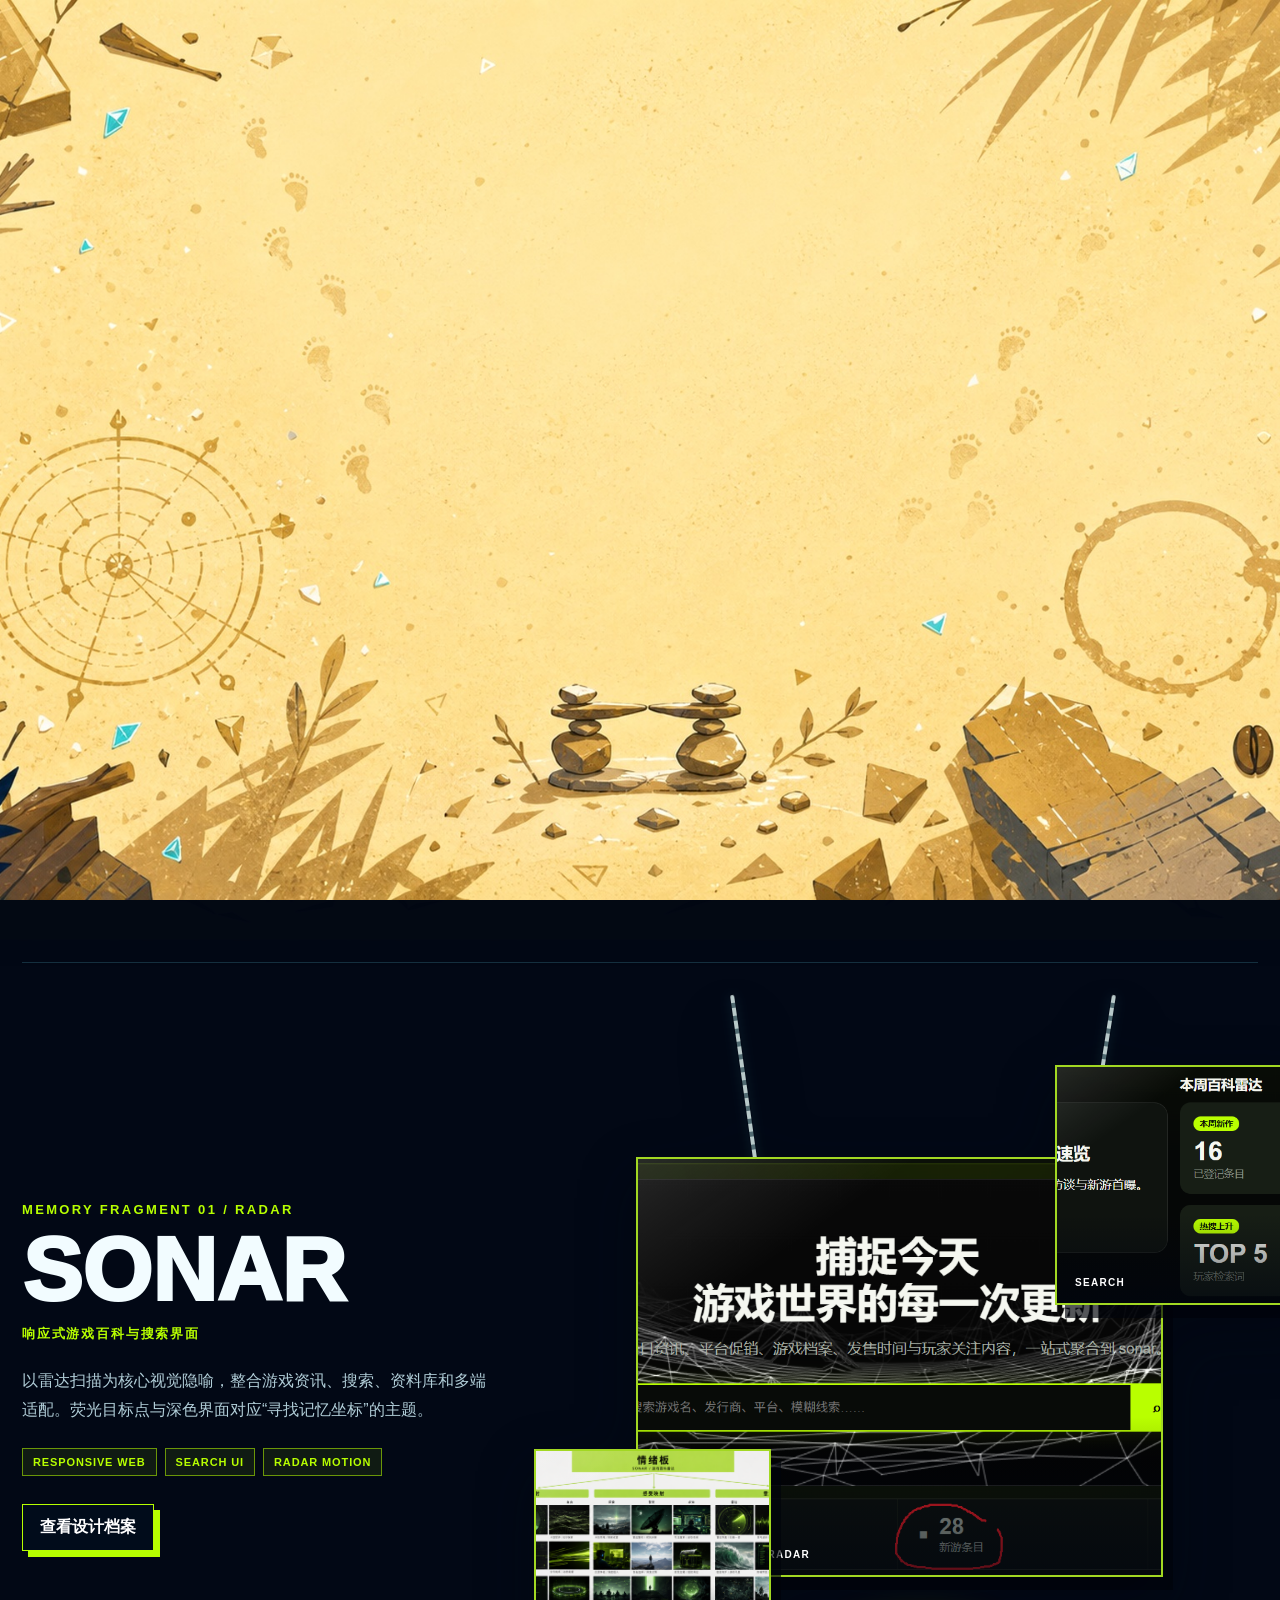
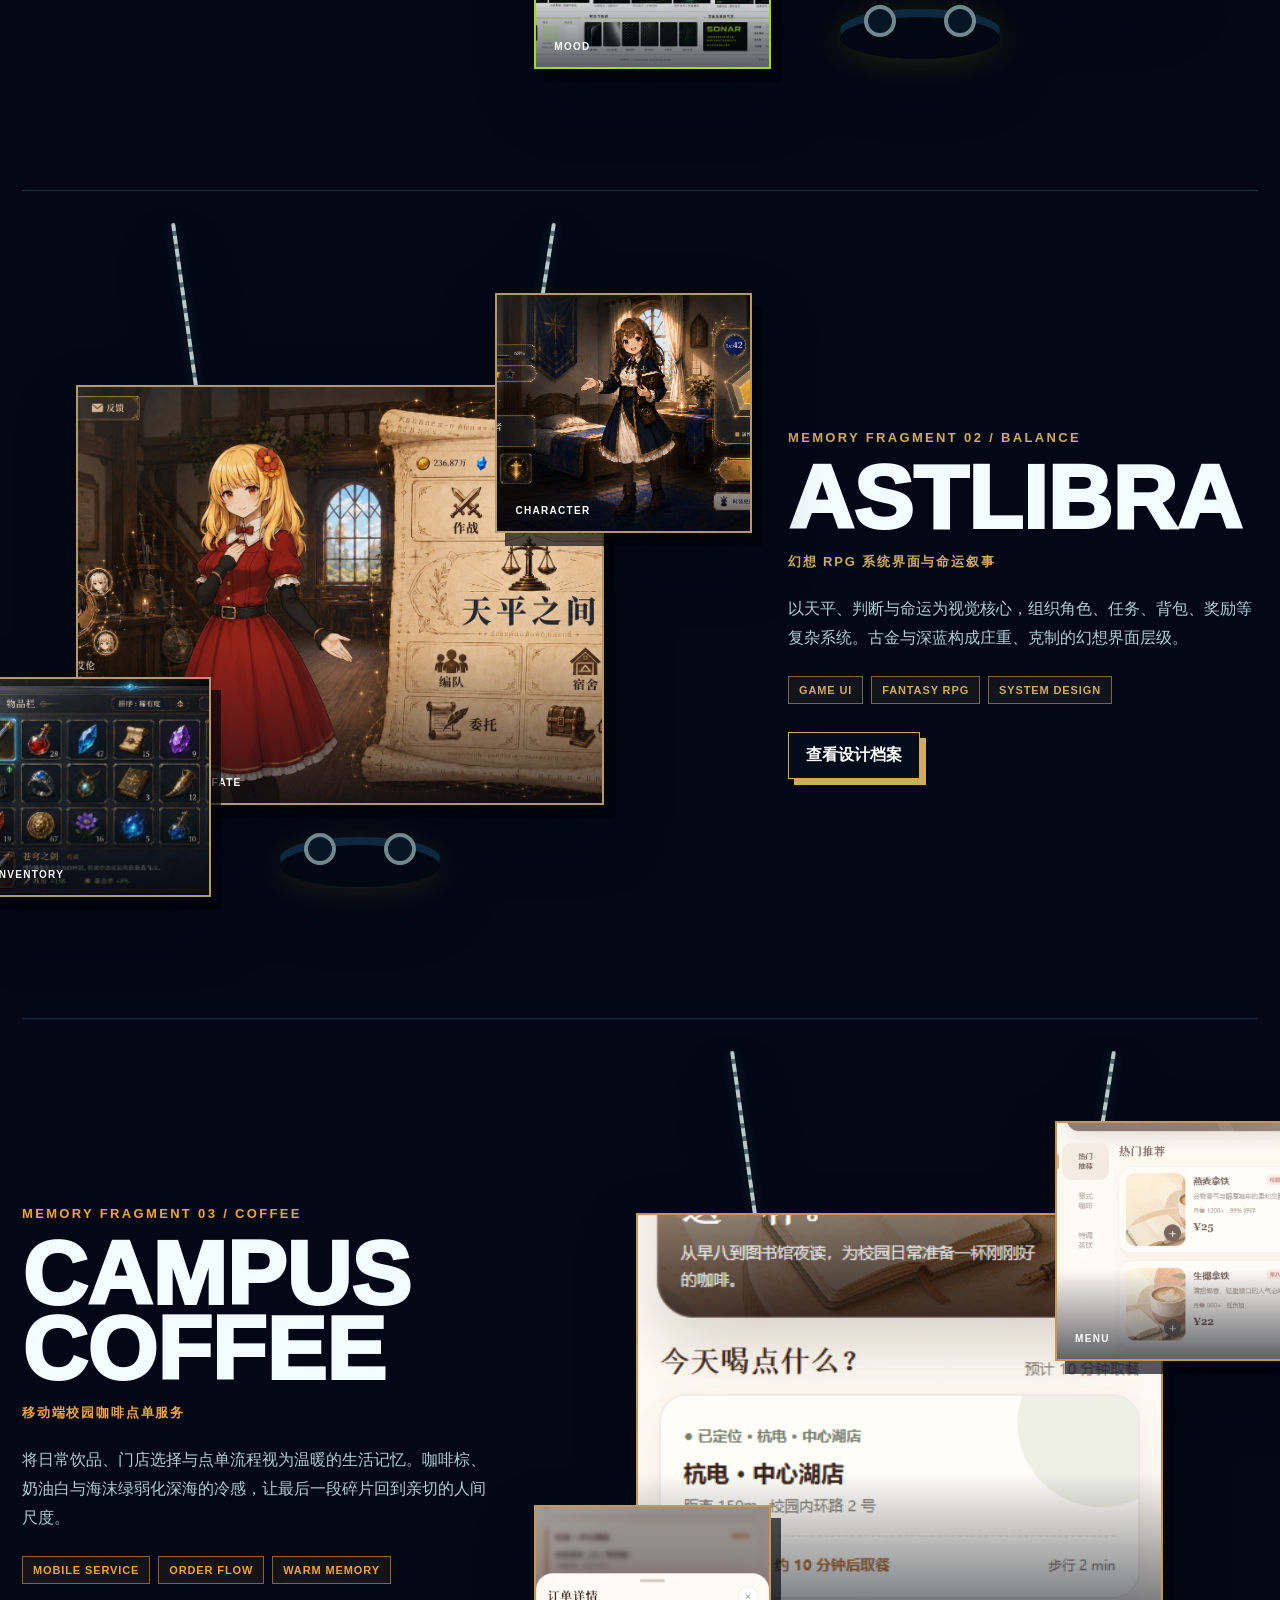
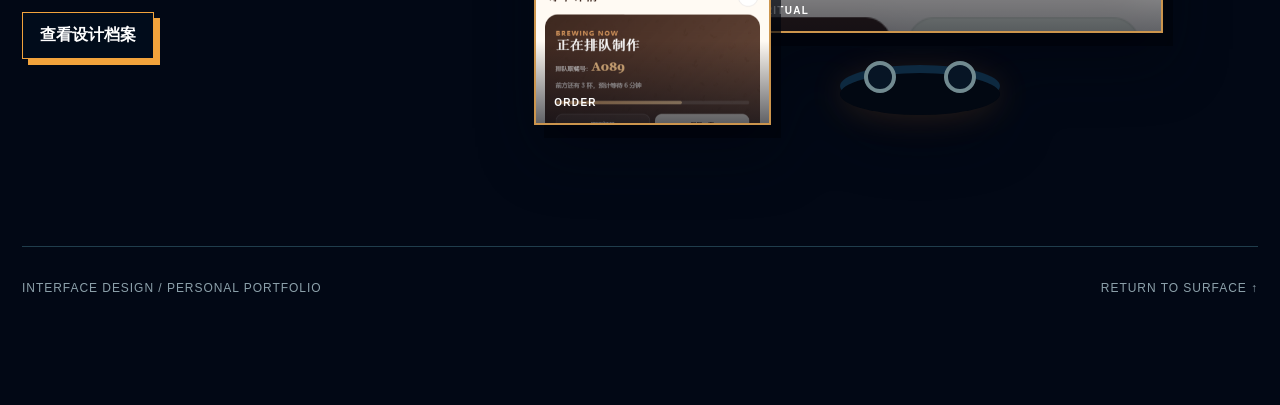
<file: docs/index.html>
<!doctype html>
<html lang="zh-CN">
<head>
  <meta charset="utf-8">
  <meta name="viewport" content="width=device-width, initial-scale=1">
  <meta http-equiv="refresh" content="0; url=Final/index.html">
  <title>心灵之海｜个人作品集</title>
  <link rel="canonical" href="Final/index.html">
  <style>
    body {
      min-height: 100vh;
      margin: 0;
      display: grid;
      place-items: center;
      background: #020815;
      color: #f2fcff;
      font-family: "Segoe UI", "Microsoft YaHei", Arial, sans-serif;
    }

    a {
      color: #62eaff;
      font-weight: 800;
    }
  </style>
  <script>
    window.location.replace("Final/index.html" + window.location.search + window.location.hash);
  </script>
</head>
<body>
  <p><a href="Final/index.html">进入作品集</a></p>
</body>
</html>
</file>
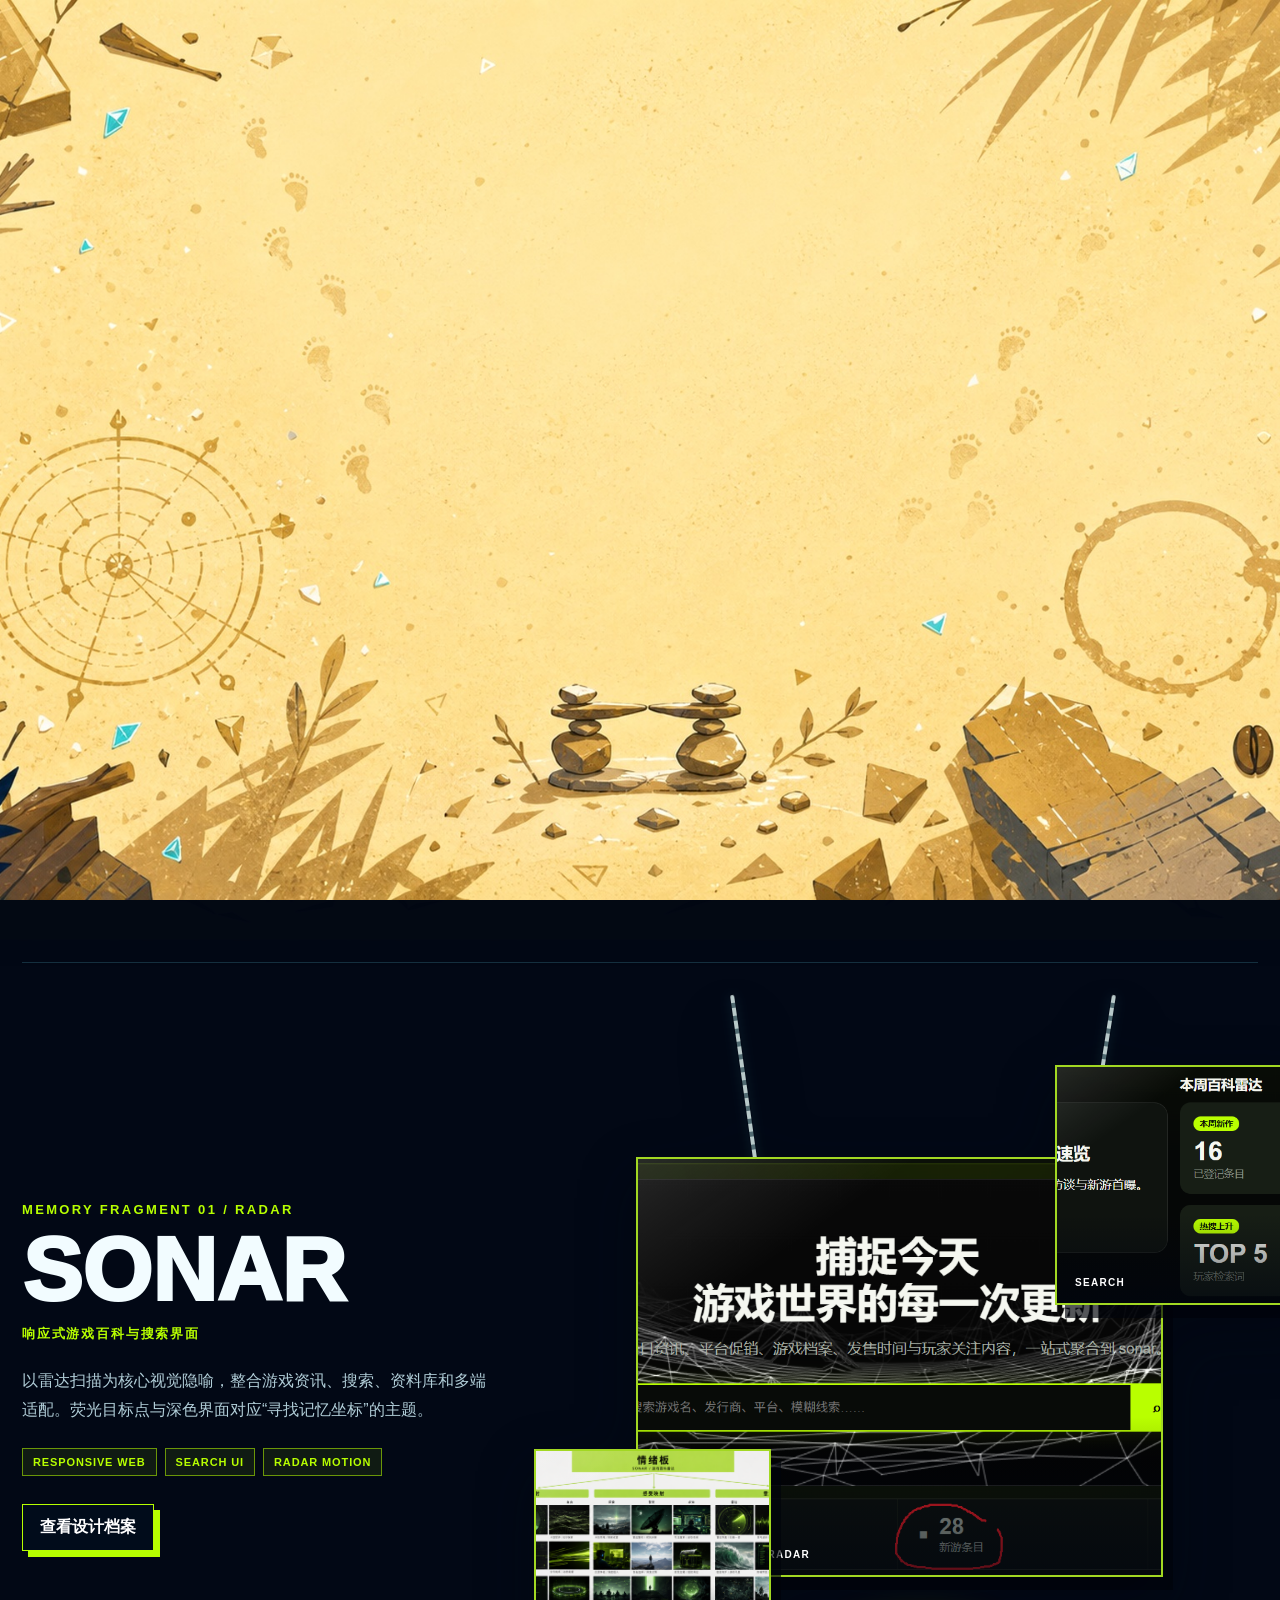
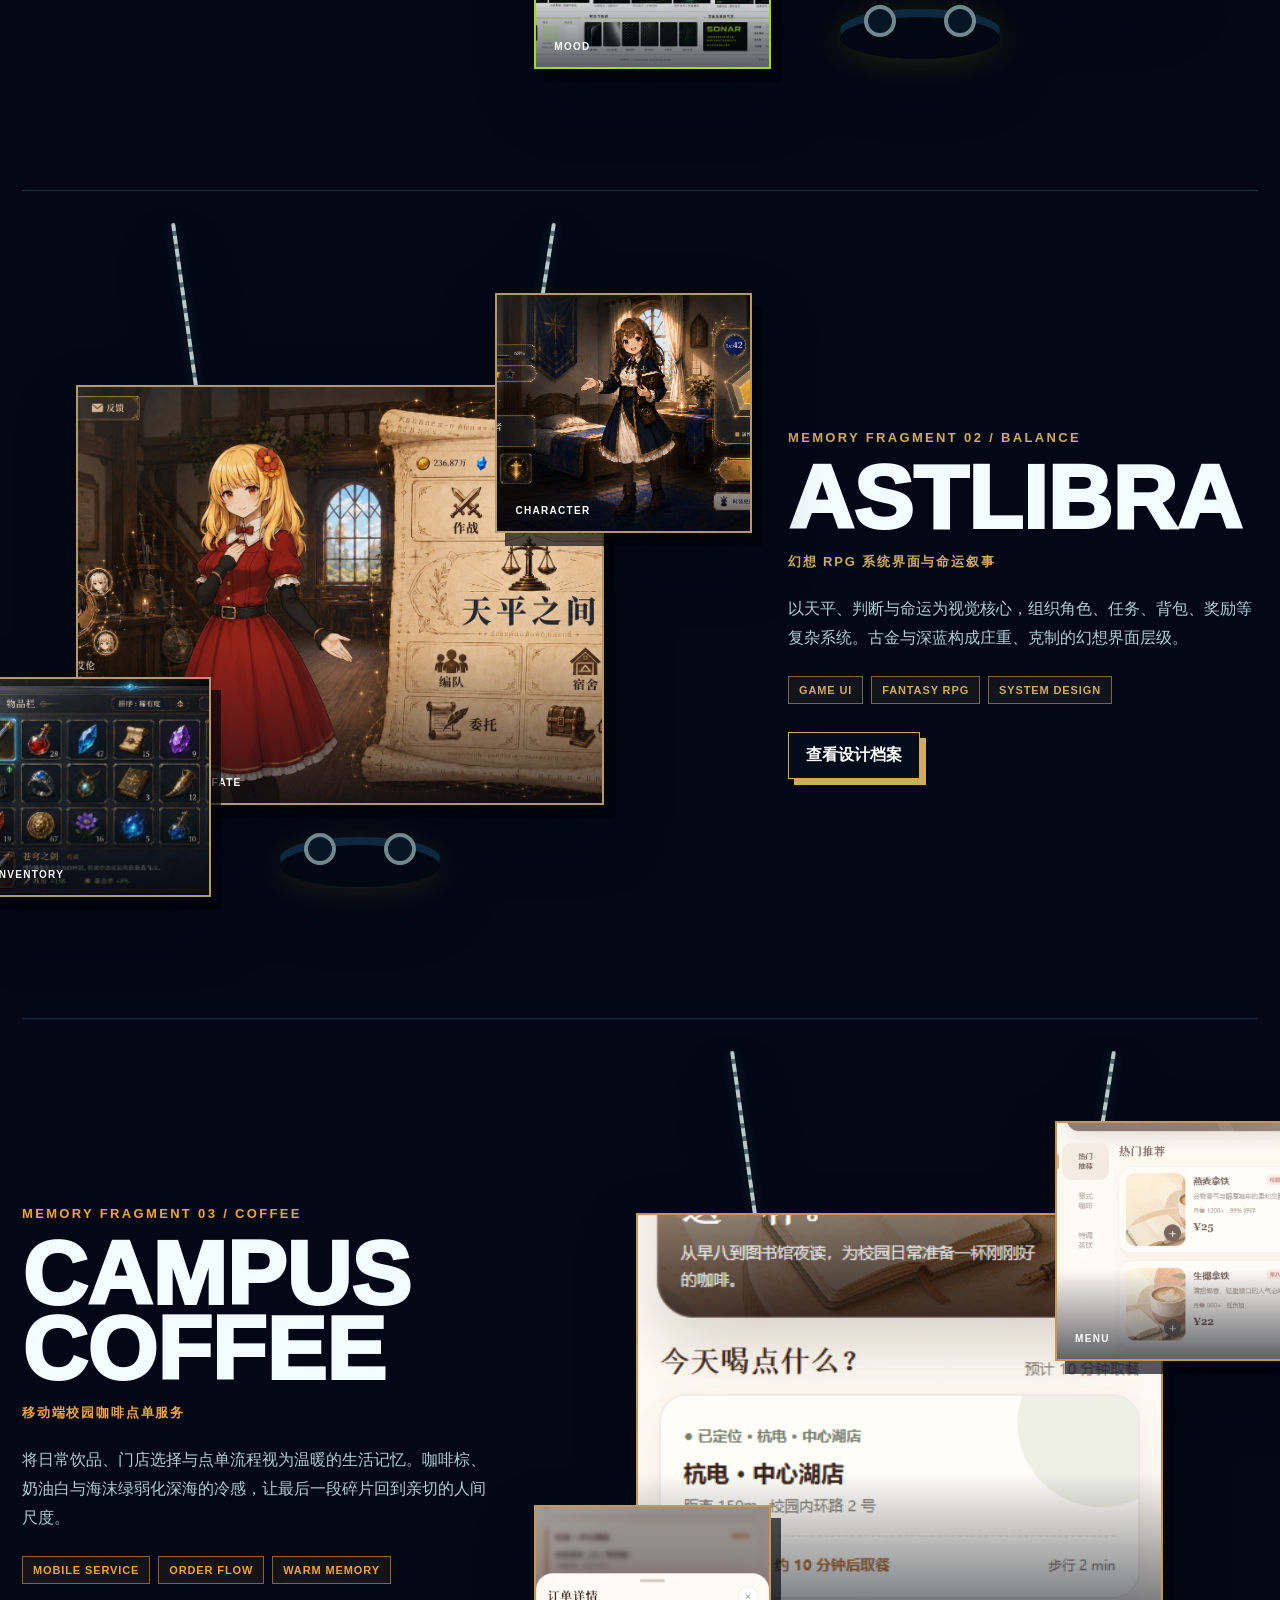
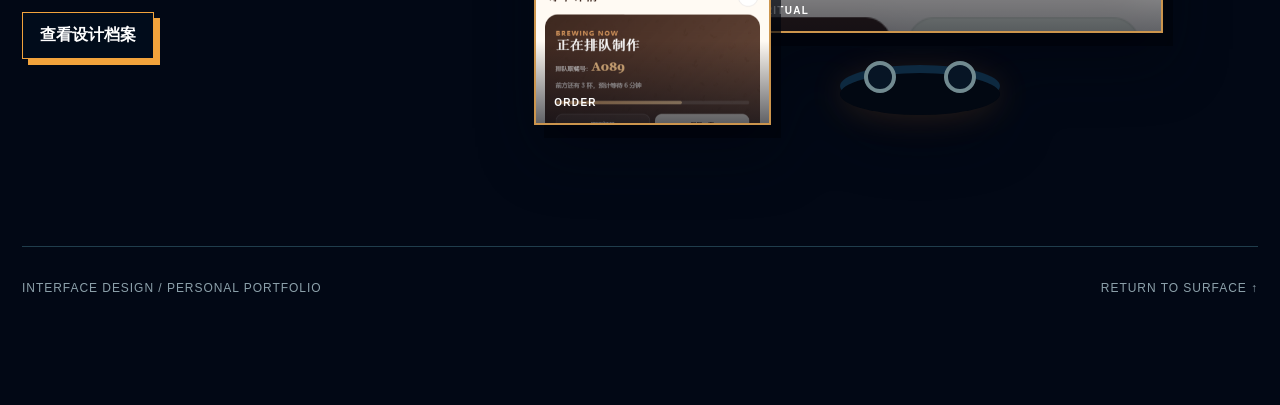
<file: docs/Final/index.html>
<!doctype html>
<html lang="zh-CN">
<head>
  <meta charset="utf-8" />
  <meta name="viewport" content="width=device-width, initial-scale=1" />
  <title>心灵之海｜个人作品集</title>
  <link rel="icon" href="data:,">
  <link rel="stylesheet" href="bubble-motion.css" />
  <script src="bubble-motion.js" defer></script>
  <link rel="preload" as="image" href="../assets/surface-dive/processed/cartoon-surface-beach.jpg" />
  <link rel="preload" as="image" href="../assets/surface-dive/frames/surface-wave-frame-01.png" />
  <link rel="preload" as="image" href="../assets/surface-dive/dive-transition/v2/dive-transition-frame-01.png" />
  <link rel="preload" as="image" href="../assets/surface-dive/dive-transition/v2/dive-transition-frame-07.png" />
  <link rel="preload" as="image" href="../assets/surface-dive/dive-transition/v2/dive-transition-frame-13.png" />
  <link rel="preload" as="image" href="../assets/portfolio-ocean/deepsea/frames/inner-ocean-frame-01.jpg" />
  <style>
    :root {
      --night: #020815;
      --deep: #05172d;
      --cyan: #62eaff;
      --white: #f2fcff;
      --muted: #a4c4d1;
      --line: rgba(129, 231, 255, .24);
      --radar: #b7ff00;
      --balance: #d0aa62;
      --coffee: #f2a33c;
    }

    * { box-sizing: border-box; }
    html { scroll-behavior: smooth; }

    body {
      margin: 0;
      min-height: 100vh;
      overflow-x: hidden;
      color: var(--white);
      background: var(--night);
      font-family: Inter, "Segoe UI", "Microsoft YaHei", Arial, sans-serif;
    }

    body.intro-playing { overflow: hidden; }
    a { color: inherit; text-decoration: none; }
    img { display: block; max-width: 100%; }

    /* Surface entrance */
    .surface-intro {
      position: fixed;
      inset: 0;
      z-index: 1000;
      overflow: hidden;
      background: #f6d779;
      transition: opacity .56s ease;
    }

    .surface-intro.is-submerged {
      opacity: 0;
      pointer-events: none;
    }

    .surface-intro.is-hidden { display: none; }

    .surface-background {
      position: absolute;
      inset: 0;
      width: 100%;
      height: 100%;
      object-fit: cover;
      object-position: center;
    }

    .surface-intro::after {
      content: "";
      position: absolute;
      inset: 18px;
      z-index: 8;
      border: 1px solid rgba(15, 39, 50, .24);
      pointer-events: none;
    }

    .surface-label {
      position: absolute;
      left: clamp(26px, 4vw, 58px);
      top: clamp(24px, 4vw, 52px);
      z-index: 9;
      display: flex;
      align-items: center;
      gap: 12px;
      color: #123044;
      font-size: 12px;
      font-weight: 900;
      letter-spacing: .18em;
      text-transform: uppercase;
      transition: opacity .28s ease, transform .28s ease;
    }

    .surface-label::before {
      content: "";
      width: 42px;
      height: 3px;
      background: #06314c;
      box-shadow: 13px 0 0 #12bfdc;
      transform: skewX(-28deg);
    }

    .surface-copy {
      position: absolute;
      inset: 0;
      z-index: 7;
      display: grid;
      place-items: center;
      pointer-events: none;
      transition: opacity .24s ease, transform .34s ease;
    }

    .surface-hi,
    .surface-dive {
      position: absolute;
      margin: 0;
      text-align: center;
      text-transform: uppercase;
      transition:
        opacity .22s ease,
        transform .3s cubic-bezier(.2, .8, .2, 1),
        letter-spacing .3s ease;
    }

    .surface-hi {
      color: #071c2c;
      font-size: clamp(80px, 14vw, 190px);
      font-weight: 950;
      line-height: .8;
      letter-spacing: .04em;
      text-shadow: 10px 10px 0 rgba(22, 190, 217, .20);
    }

    .surface-dive {
      color: #fff;
      font-size: clamp(38px, 6vw, 86px);
      font-weight: 900;
      line-height: .9;
      letter-spacing: .18em;
      opacity: 0;
      transform: translateY(34px) scale(.92);
      text-shadow: 7px 7px 0 rgba(0, 32, 72, .42);
    }

    .surface-dive span { display: block; }

    .surface-intro.wave-mid .surface-hi {
      opacity: 0;
      transform: translateY(-42px) scale(.82);
      letter-spacing: .26em;
    }

    .surface-intro.wave-mid .surface-dive {
      opacity: 1;
      transform: none;
      letter-spacing: .12em;
    }

    .surface-wave-stack,
    .surface-wave-frame {
      position: absolute;
      inset: 0;
      width: 100%;
      height: 100%;
      pointer-events: none;
    }

    .surface-wave-stack { z-index: 6; }

    .surface-wave-frame {
      object-fit: fill;
      opacity: 0;
    }

    .surface-wave-frame.is-active { opacity: 1; }

    .dive-transition-stack,
    .dive-transition-frame {
      position: absolute;
      inset: 0;
      width: 100%;
      height: 100%;
      pointer-events: none;
    }

    .dive-transition-stack {
      z-index: 9;
      inset: -24vh -14vw;
      width: auto;
      height: auto;
      overflow: hidden;
      opacity: 0;
      background-image: var(--dive-frame, url("../assets/surface-dive/dive-transition/v2/dive-transition-frame-01.png"));
      background-size: cover;
      background-position: center;
      transform: scale(1.02) translate3d(0, 0, 0);
      transform-origin: 50% 42%;
      transition: opacity .14s ease;
      will-change: opacity, transform, filter, background-image;
    }

    .dive-transition-stack::before,
    .dive-transition-stack::after {
      content: "";
      position: absolute;
      inset: -16%;
      pointer-events: none;
    }

    .dive-transition-stack::before {
      z-index: 2;
      opacity: 0;
      background:
        radial-gradient(ellipse at 50% 32%, rgba(255, 255, 255, .9), rgba(155, 239, 255, .42) 26%, transparent 58%),
        repeating-linear-gradient(112deg, transparent 0 38px, rgba(255, 255, 255, .2) 40px 43px, transparent 46px 76px);
      -webkit-mask-image: radial-gradient(ellipse at 50% 42%, #000 0 48%, transparent 74%);
      mask-image: radial-gradient(ellipse at 50% 42%, #000 0 48%, transparent 74%);
      mix-blend-mode: screen;
      transform: translate3d(0, -38%, 0) scale(1.04);
    }

    .dive-transition-stack::after {
      z-index: 3;
      opacity: 0;
      background:
        radial-gradient(circle at 12% 86%, rgba(255,255,255,.88) 0 4px, transparent 5px),
        radial-gradient(circle at 18% 75%, rgba(255,255,255,.7) 0 2px, transparent 3px),
        radial-gradient(circle at 78% 84%, rgba(255,255,255,.86) 0 5px, transparent 6px),
        radial-gradient(circle at 86% 70%, rgba(255,255,255,.66) 0 2px, transparent 3px),
        radial-gradient(circle at 48% 92%, rgba(255,255,255,.54) 0 3px, transparent 4px),
        linear-gradient(90deg, rgba(133, 232, 255, .2), transparent 24%, transparent 76%, rgba(133, 232, 255, .2));
      filter: blur(.2px);
      transform: translate3d(0, 22vh, 0) scale(.88);
    }

    .dive-transition-frame {
      width: 1px;
      height: 1px;
      opacity: 0;
      visibility: hidden;
    }

    .dive-transition-frame.is-active { opacity: 0; }

    .surface-intro.is-diving .dive-transition-stack {
      opacity: 1;
      animation: diveCameraDrift 2.64s cubic-bezier(.24, .72, .14, 1) both;
    }

    .surface-intro.is-diving .dive-transition-stack::before {
      animation: diveSurfaceRush 2.64s cubic-bezier(.2, .78, .15, 1) both;
    }

    .surface-intro.is-diving .dive-transition-stack::after {
      animation: diveBubbleRush 2.64s cubic-bezier(.2, .78, .15, 1) both;
    }

    .surface-intro.is-diving .surface-label,
    .surface-intro.is-diving .surface-copy,
    .surface-intro.is-diving .surface-wave-stack,
    .surface-intro.is-diving .surface-skip {
      opacity: 0;
      pointer-events: none;
    }

    .surface-intro.is-diving .surface-label { transform: translateY(-12px); }
    .surface-intro.is-diving .surface-copy { transform: translateY(32px) scale(.9); }

    .surface-intro.is-diving::after {
      opacity: 0;
      transition: opacity .24s ease;
    }

    @keyframes diveCameraDrift {
      0% { transform: scale(1.02) translate3d(0, 0, 0) rotate(0deg); filter: saturate(1.12) brightness(1.08); }
      18% { transform: scale(1.08) translate3d(-1.2vw, 3.5vh, 0) rotate(-.65deg); filter: saturate(1.12) brightness(1.04); }
      42% { transform: scale(1.14) translate3d(.8vw, 8.5vh, 0) rotate(.5deg); filter: saturate(1.02) brightness(.94); }
      68% { transform: scale(1.2) translate3d(-.5vw, 13vh, 0) rotate(-.25deg); filter: saturate(.94) brightness(.78); }
      100% { transform: scale(1.23) translate3d(0, 17vh, 0) rotate(0deg); filter: saturate(.88) brightness(.68); }
    }

    @keyframes diveSurfaceRush {
      0% { opacity: 0; transform: translate3d(0, -44%, 0) scale(1.04); }
      12% { opacity: .9; transform: translate3d(0, -18%, 0) scale(1.1); }
      28% { opacity: .5; transform: translate3d(0, 8%, 0) scale(1.16); }
      44% { opacity: 0; transform: translate3d(0, 38%, 0) scale(1.22); }
      100% { opacity: 0; transform: translate3d(0, 72%, 0) scale(1.28); }
    }

    @keyframes diveBubbleRush {
      0% { opacity: 0; transform: translate3d(0, 24vh, 0) scale(.86); }
      26% { opacity: .78; transform: translate3d(-.8vw, 8vh, 0) scale(.98); }
      68% { opacity: .58; transform: translate3d(.6vw, -10vh, 0) scale(1.14); }
      100% { opacity: 0; transform: translate3d(0, -24vh, 0) scale(1.28); }
    }

    .surface-skip {
      position: absolute;
      right: clamp(24px, 4vw, 54px);
      bottom: clamp(24px, 4vw, 48px);
      z-index: 10;
      padding: 11px 16px;
      border: 1px solid rgba(8, 39, 57, .42);
      border-radius: 3px;
      background: rgba(255, 244, 203, .82);
      color: #092238;
      font: inherit;
      font-size: 12px;
      font-weight: 900;
      letter-spacing: .12em;
      text-transform: uppercase;
      cursor: pointer;
      transition: .18s ease;
    }

    .surface-skip:hover {
      transform: translate(-3px, -3px);
      background: #092238;
      color: #fff;
      box-shadow: 5px 5px 0 #18c8e2;
    }

    /* Deep ocean scroll */
    .ocean-site {
      position: relative;
      min-height: 100vh;
      isolation: isolate;
      background: transparent;
    }

    .deepsea-background {
      position: fixed;
      inset: 0;
      z-index: 0;
      overflow: hidden;
      background: #031020;
    }

    .depth-frame {
      position: absolute;
      inset: 0;
      width: 100%;
      height: 100%;
      object-fit: cover;
      opacity: 0;
      filter: brightness(.62) saturate(.92) contrast(1.08);
      transition: opacity .16s linear;
    }

    .depth-frame.is-active { opacity: 1; }

    .deepsea-overlay {
      position: fixed;
      inset: 0;
      z-index: 1;
      background:
        linear-gradient(180deg, rgba(0, 8, 22, .12), rgba(0, 7, 18, .78)),
        radial-gradient(circle at 50% 16%, rgba(70, 223, 255, .15), transparent 30%);
      pointer-events: none;
    }

    .depth-silhouette {
      position: fixed;
      left: -8vw;
      bottom: -14vh;
      z-index: 1;
      width: max(142vw, 2200px);
      max-width: none;
      opacity: .34;
      filter: drop-shadow(0 -12px 20px rgba(0, 0, 0, .42));
      pointer-events: none;
      will-change: transform;
    }

    .memory-particles {
      position: fixed;
      inset: 0;
      z-index: 1;
      pointer-events: none;
    }

    .particle {
      position: absolute;
      width: var(--size);
      aspect-ratio: 1;
      border: 1px solid rgba(155, 237, 255, .42);
      background: rgba(65, 219, 247, .06);
      clip-path: polygon(50% 0, 92% 32%, 72% 100%, 12% 80%, 0 24%);
      animation: particleFloat var(--duration) ease-in-out var(--delay) infinite alternate;
    }

    .ocean-nav {
      position: sticky;
      top: 18px;
      z-index: 40;
      width: min(1280px, calc(100% - 40px));
      margin: 0 auto;
      display: flex;
      align-items: center;
      justify-content: space-between;
      gap: 20px;
      padding: 13px 16px;
      border: 1px solid rgba(107, 227, 251, .38);
      background: rgba(2, 12, 28, .82);
      box-shadow: 7px 7px 0 rgba(16, 202, 230, .18);
      backdrop-filter: blur(16px);
    }

    .brand {
      display: flex;
      align-items: center;
      gap: 12px;
      font-size: 12px;
      font-weight: 900;
      letter-spacing: .12em;
      text-transform: uppercase;
    }

    .brand-mark {
      width: 34px;
      height: 34px;
      display: grid;
      place-items: center;
      background: var(--cyan);
      color: #031020;
      box-shadow: 4px 4px 0 #fff;
    }

    .nav-links {
      display: flex;
      gap: 5px;
    }

    .nav-links a {
      padding: 9px 12px;
      color: rgba(232, 251, 255, .72);
      font-size: 12px;
      font-weight: 800;
      transition: .18s ease;
    }

    .nav-links a:hover {
      background: var(--cyan);
      color: #031020;
      box-shadow: 4px 4px 0 #fff;
    }

    .ocean-content {
      position: relative;
      z-index: 2;
      width: min(1240px, calc(100% - 44px));
      margin: 0 auto;
      padding-bottom: 110px;
    }

    .ocean-hero {
      min-height: 100vh;
      display: grid;
      align-content: center;
      padding: 120px 0 80px;
    }

    .eyebrow {
      margin: 0 0 16px;
      color: var(--cyan);
      font-size: 13px;
      font-weight: 900;
      letter-spacing: .2em;
      text-transform: uppercase;
    }

    .archive-title {
      margin: 0;
      max-width: 980px;
      font-size: clamp(70px, 11vw, 164px);
      font-weight: 950;
      line-height: .76;
      letter-spacing: 0;
      text-transform: uppercase;
      text-shadow: 12px 12px 0 rgba(0, 204, 236, .13);
    }

    .archive-title span {
      display: block;
      color: transparent;
      -webkit-text-stroke: 1.5px rgba(224, 250, 255, .84);
      transform: translateX(clamp(24px, 8vw, 120px));
    }

    .hero-description {
      max-width: 620px;
      margin: 34px 0 0;
      color: var(--muted);
      font-size: 17px;
      line-height: 1.8;
    }

    .fragment-index {
      display: flex;
      flex-wrap: wrap;
      gap: 10px;
      margin-top: 34px;
    }

    .fragment-index a {
      padding: 11px 15px;
      border: 1px solid var(--line);
      background: rgba(2, 17, 36, .58);
      color: #dffaff;
      font-size: 12px;
      font-weight: 900;
      letter-spacing: .1em;
      text-transform: uppercase;
      transition: .2s ease;
    }

    .fragment-index a:hover {
      transform: translate(-3px, -3px);
      background: var(--accent, var(--cyan));
      color: #031020;
      box-shadow: 6px 6px 0 #fff;
    }

    .project {
      --accent: var(--cyan);
      min-height: 92vh;
      display: grid;
      grid-template-columns: .82fr 1.18fr;
      gap: clamp(34px, 7vw, 92px);
      align-items: center;
      padding: 100px 0;
      border-top: 1px solid rgba(113, 231, 255, .18);
    }

    .project:nth-of-type(even) {
      grid-template-columns: 1.18fr .82fr;
    }

    .project:nth-of-type(even) .project-copy { order: 2; }
    .project:nth-of-type(even) .project-visual { order: 1; }

    .project-radar { --accent: var(--radar); }
    .project-balance { --accent: var(--balance); }
    .project-coffee { --accent: var(--coffee); }

    .fragment-number {
      margin: 0 0 16px;
      color: var(--accent);
      font-size: 13px;
      font-weight: 900;
      letter-spacing: .18em;
      text-transform: uppercase;
    }

    .project h2 {
      margin: 0;
      font-size: clamp(52px, 7vw, 104px);
      font-weight: 950;
      line-height: .84;
      letter-spacing: 0;
      text-transform: uppercase;
    }

    .project-type {
      margin: 17px 0 0;
      color: var(--accent);
      font-size: 13px;
      font-weight: 900;
      letter-spacing: .14em;
      text-transform: uppercase;
    }

    .project-description {
      max-width: 520px;
      margin: 24px 0 0;
      color: #b1ced8;
      line-height: 1.8;
    }

    .tags {
      display: flex;
      flex-wrap: wrap;
      gap: 8px;
      margin-top: 24px;
    }

    .tag {
      padding: 7px 10px;
      border: 1px solid color-mix(in srgb, var(--accent) 54%, transparent);
      background: color-mix(in srgb, var(--accent) 8%, transparent);
      color: var(--accent);
      font-size: 11px;
      font-weight: 900;
      letter-spacing: .08em;
      text-transform: uppercase;
    }

    .project-link {
      display: inline-flex;
      margin-top: 28px;
      padding: 12px 17px;
      border: 1px solid var(--accent);
      background: rgba(2, 14, 31, .72);
      color: #fff;
      font-weight: 900;
      text-transform: uppercase;
      box-shadow: 6px 6px 0 var(--accent);
      transition: .2s ease;
    }

    .project-link:hover {
      transform: translate(-3px, -3px);
      background: var(--accent);
      color: #031020;
      box-shadow: 9px 9px 0 #fff;
    }

    .project-visual {
      position: relative;
      min-height: 520px;
      overflow: hidden;
      border: 1px solid color-mix(in srgb, var(--accent) 58%, transparent);
      background: #041124;
      clip-path: polygon(0 7%, 8% 7%, 8% 0, 100% 0, 100% 93%, 92% 93%, 92% 100%, 0 100%);
      box-shadow: 16px 18px 0 rgba(0, 6, 18, .42);
    }

    .tether-stage {
      position: relative;
      min-height: 600px;
      perspective: 1100px;
      filter: drop-shadow(0 22px 28px rgba(0, 4, 14, .44));
    }

    .tether-stage::before,
    .tether-stage::after {
      content: "";
      position: absolute;
      z-index: 0;
      top: -82px;
      width: 4px;
      height: 300px;
      border-radius: 999px;
      background: repeating-linear-gradient(180deg, #b8c9c9 0 8px, #516b72 8px 13px);
      box-shadow: 0 0 0 1px rgba(0, 5, 16, .5), 0 0 12px rgba(100, 229, 255, .15);
      transform-origin: top;
    }

    .tether-stage::before { left: 22%; transform: rotate(-8deg); }
    .tether-stage::after { right: 21%; transform: rotate(9deg); }

    .seabed-anchor {
      position: absolute;
      left: 50%;
      bottom: 18px;
      z-index: 0;
      width: 160px;
      height: 42px;
      border-radius: 50%;
      background: #020812;
      box-shadow: 0 -8px 0 #0d2940, 0 0 34px color-mix(in srgb, var(--accent) 18%, transparent);
      transform: translateX(-50%);
    }

    .seabed-anchor::before,
    .seabed-anchor::after {
      content: "";
      position: absolute;
      top: -12px;
      width: 24px;
      height: 24px;
      border: 4px solid #718a90;
      border-radius: 50%;
      background: #071525;
    }

    .seabed-anchor::before { left: 24px; }
    .seabed-anchor::after { right: 24px; }

    .tether-frame {
      position: absolute;
      z-index: 2;
      display: block;
      overflow: hidden;
      border: 2px solid color-mix(in srgb, var(--accent) 72%, #fff 12%);
      background: #030a16;
      box-shadow: 10px 13px 0 rgba(0, 4, 12, .66), inset 0 0 0 6px rgba(1, 12, 25, .72);
      transform-origin: 50% -80px;
      animation: tetherFloat var(--float-time) ease-in-out var(--float-delay) infinite alternate;
    }

    .tether-frame::before {
      content: "";
      position: absolute;
      inset: 0;
      z-index: 2;
      pointer-events: none;
      background: linear-gradient(145deg, rgba(255,255,255,.12), transparent 25%), linear-gradient(180deg, transparent 62%, rgba(0, 5, 16, .62));
    }

    .tether-frame img {
      width: 100%;
      height: 100%;
      object-fit: cover;
      transition: transform .45s ease, filter .45s ease;
    }

    .tether-frame:hover img { transform: scale(1.045); filter: saturate(1.15) contrast(1.03); }
    .tether-frame-main { left: 8%; top: 80px; width: 78%; height: 420px; --float-time: 4.8s; --float-delay: -.8s; }
    .tether-frame-side { right: -8%; top: -12px; z-index: 3; width: 38%; height: 240px; --float-time: 4.1s; --float-delay: -2.2s; }
    .tether-frame-detail { left: -7%; bottom: 8px; z-index: 4; width: 35%; height: 220px; --float-time: 5.4s; --float-delay: -1.5s; }

    .tether-label {
      position: absolute;
      left: 18px;
      bottom: 15px;
      z-index: 3;
      color: #fff;
      font-size: 10px;
      font-weight: 900;
      letter-spacing: .13em;
      text-transform: uppercase;
    }

    .project-visual::after {
      content: "";
      position: absolute;
      inset: 0;
      background:
        linear-gradient(180deg, transparent 45%, rgba(0, 5, 16, .74)),
        repeating-linear-gradient(112deg, transparent 0 52px, rgba(255,255,255,.035) 52px 54px);
      pointer-events: none;
    }

    .project-visual > img:not(.mood-chip) {
      width: 100%;
      height: 100%;
      min-height: 520px;
      object-fit: cover;
      transition: transform .55s cubic-bezier(.2, .8, .2, 1), filter .4s ease;
    }

    .project:hover .project-visual > img:not(.mood-chip) {
      transform: scale(1.035);
      filter: saturate(1.1);
    }

    .project-caption {
      position: absolute;
      left: 22px;
      bottom: 20px;
      z-index: 2;
      color: #fff;
      font-size: 11px;
      font-weight: 900;
      letter-spacing: .14em;
      text-transform: uppercase;
    }

    .mood-chip {
      position: absolute;
      right: 18px;
      top: 18px;
      z-index: 2;
      width: 122px;
      height: 166px;
      object-fit: cover;
      border: 1px solid var(--accent);
      box-shadow: 7px 7px 0 rgba(0, 0, 0, .5);
    }

    .ocean-footer {
      display: flex;
      justify-content: space-between;
      gap: 20px;
      padding: 34px 0 0;
      border-top: 1px solid var(--line);
      color: rgba(219, 247, 255, .64);
      font-size: 12px;
      letter-spacing: .08em;
      text-transform: uppercase;
    }

    @keyframes tetherFloat {
      from { transform: translate3d(-5px, 9px, 0) rotate(-1.4deg); }
      to { transform: translate3d(7px, -11px, 12px) rotate(1.6deg); }
    }

    @keyframes particleFloat {
      from { transform: translate(-6px, 9px) rotate(-8deg); opacity: .22; }
      to { transform: translate(7px, -16px) rotate(10deg); opacity: .7; }
    }

    @media (prefers-reduced-motion: reduce) {
      html { scroll-behavior: auto; }
      *, *::before, *::after {
        animation-duration: .01ms !important;
        animation-iteration-count: 1 !important;
        transition-duration: .01ms !important;
      }

      .surface-intro,
      .surface-intro .surface-label,
      .surface-intro .surface-copy,
      .surface-intro .surface-hi,
      .surface-intro .surface-dive,
      .surface-intro .dive-transition-stack,
      .surface-intro .dive-transition-stack::before,
      .surface-intro .dive-transition-stack::after {
        transition-duration: .24s !important;
      }

      .surface-intro.is-diving .dive-transition-stack {
        animation-duration: 2.64s !important;
      }

      .surface-intro.is-diving .dive-transition-stack::before,
      .surface-intro.is-diving .dive-transition-stack::after {
        animation-duration: 2.64s !important;
      }
    }

    @media (max-width: 860px) {
      .project,
      .project:nth-of-type(even) {
        min-height: auto;
        grid-template-columns: 1fr;
        padding: 80px 0;
      }

      .project:nth-of-type(even) .project-copy,
      .project:nth-of-type(even) .project-visual {
        order: initial;
      }

      .project-visual,
      .project-visual > img:not(.mood-chip) {
        min-height: 420px;
      }

      .depth-silhouette {
        left: -54vw;
        width: max(260vw, 1800px);
      }
    }

    @media (max-width: 560px) {
      .surface-intro::after { inset: 12px; }
      .surface-label { top: 24px; left: 26px; font-size: 10px; }
      .surface-background { object-position: 50% center; }
      .surface-wave-frame { object-fit: cover; object-position: center; }
      .surface-hi { font-size: 86px; }
      .surface-dive { font-size: 38px; }

      .ocean-nav {
        width: calc(100% - 24px);
        top: 12px;
      }

      .nav-links { display: none; }
      .ocean-content { width: calc(100% - 32px); }
      .archive-title { font-size: 68px; }
      .archive-title {
        max-width: 100%;
        font-size: 52px;
      }
      .archive-title span { transform: none; }
      .hero-description { font-size: 15px; }

      .project h2 { font-size: 54px; }
      .project-visual,
      .project-visual > img:not(.mood-chip) {
        min-height: 330px;
      }

      .mood-chip {
        width: 88px;
        height: 120px;
      }

      .tether-stage { min-height: 450px; margin-top: 20px; }
      .tether-stage::before, .tether-stage::after { top: -44px; height: 190px; }
      .tether-frame-main { left: 3%; width: 88%; height: 310px; }
      .tether-frame-side { right: -3%; width: 42%; height: 170px; }
      .tether-frame-detail { left: -2%; width: 38%; height: 160px; }

      .ocean-footer { display: grid; }
    }
  </style>
</head>
<body class="intro-playing">
  <div class="surface-intro" id="surfaceIntro" aria-label="从海滩进入心灵之海的动画">
    <img class="surface-background" src="../assets/surface-dive/processed/cartoon-surface-beach.jpg" alt="" />
    <span class="surface-label">Surface / Conscious Memory</span>
    <div class="surface-copy" aria-live="polite">
      <p class="surface-hi">HI</p>
      <p class="surface-dive"><span>Dive into</span><span>Memories</span></p>
    </div>
    <div class="surface-wave-stack" aria-hidden="true">
      <img class="surface-wave-frame" src="../assets/surface-dive/frames/surface-wave-frame-01.png" alt="" />
      <img class="surface-wave-frame" src="../assets/surface-dive/frames/surface-wave-frame-02.png" alt="" />
      <img class="surface-wave-frame" src="../assets/surface-dive/frames/surface-wave-frame-03.png" alt="" />
      <img class="surface-wave-frame" src="../assets/surface-dive/frames/surface-wave-frame-04.png" alt="" />
      <img class="surface-wave-frame" src="../assets/surface-dive/frames/surface-wave-frame-05.png" alt="" />
      <img class="surface-wave-frame" src="../assets/surface-dive/frames/surface-wave-frame-06.png" alt="" />
      <img class="surface-wave-frame" src="../assets/surface-dive/frames/surface-wave-frame-07.png" alt="" />
      <img class="surface-wave-frame" src="../assets/surface-dive/frames/surface-wave-frame-08.png" alt="" />
    </div>
    <div class="dive-transition-stack" aria-hidden="true">
      <img class="dive-transition-frame" src="../assets/surface-dive/dive-transition/v2/dive-transition-frame-01.png" alt="" decoding="async" loading="eager" />
      <img class="dive-transition-frame" src="../assets/surface-dive/dive-transition/v2/dive-transition-frame-02.png" alt="" decoding="async" loading="eager" />
      <img class="dive-transition-frame" src="../assets/surface-dive/dive-transition/v2/dive-transition-frame-03.png" alt="" decoding="async" loading="eager" />
      <img class="dive-transition-frame" src="../assets/surface-dive/dive-transition/v2/dive-transition-frame-04.png" alt="" decoding="async" loading="eager" />
      <img class="dive-transition-frame" src="../assets/surface-dive/dive-transition/v2/dive-transition-frame-05.png" alt="" decoding="async" loading="eager" />
      <img class="dive-transition-frame" src="../assets/surface-dive/dive-transition/v2/dive-transition-frame-06.png" alt="" decoding="async" loading="eager" />
      <img class="dive-transition-frame" src="../assets/surface-dive/dive-transition/v2/dive-transition-frame-07.png" alt="" decoding="async" loading="eager" />
      <img class="dive-transition-frame" src="../assets/surface-dive/dive-transition/v2/dive-transition-frame-08.png" alt="" decoding="async" loading="eager" />
      <img class="dive-transition-frame" src="../assets/surface-dive/dive-transition/v2/dive-transition-frame-09.png" alt="" decoding="async" loading="eager" />
      <img class="dive-transition-frame" src="../assets/surface-dive/dive-transition/v2/dive-transition-frame-10.png" alt="" decoding="async" loading="eager" />
      <img class="dive-transition-frame" src="../assets/surface-dive/dive-transition/v2/dive-transition-frame-11.png" alt="" decoding="async" loading="eager" />
      <img class="dive-transition-frame" src="../assets/surface-dive/dive-transition/v2/dive-transition-frame-12.png" alt="" decoding="async" loading="eager" />
      <img class="dive-transition-frame" src="../assets/surface-dive/dive-transition/v2/dive-transition-frame-13.png" alt="" decoding="async" loading="eager" />
    </div>
    <button class="surface-skip" type="button" id="skipIntro">Skip intro</button>
  </div>

  <main class="ocean-site">
    <div class="deepsea-background" aria-hidden="true">
      <img class="depth-frame is-active" src="../assets/portfolio-ocean/deepsea/frames/inner-ocean-frame-01.jpg" alt="" />
      <img class="depth-frame" src="../assets/portfolio-ocean/deepsea/frames/inner-ocean-frame-02.jpg" alt="" />
      <img class="depth-frame" src="../assets/portfolio-ocean/deepsea/frames/inner-ocean-frame-03.jpg" alt="" />
      <img class="depth-frame" src="../assets/portfolio-ocean/deepsea/frames/inner-ocean-frame-04.jpg" alt="" />
      <img class="depth-frame" src="../assets/portfolio-ocean/deepsea/frames/inner-ocean-frame-05.jpg" alt="" />
      <img class="depth-frame" src="../assets/portfolio-ocean/deepsea/frames/inner-ocean-frame-06.jpg" alt="" />
      <img class="depth-frame" src="../assets/portfolio-ocean/deepsea/frames/inner-ocean-frame-07.jpg" alt="" />
      <img class="depth-frame" src="../assets/portfolio-ocean/deepsea/frames/inner-ocean-frame-08.jpg" alt="" />
    </div>
    <div class="deepsea-overlay" aria-hidden="true"></div>
    <img class="depth-silhouette" id="depthSilhouette" src="../assets/portfolio-ocean/silhouette/memory-silhouette-black.png" alt="" />
    <div class="memory-particles" aria-hidden="true">
      <i class="particle" style="left: 8%; top: 34%; --size: 24px; --duration: 3.4s; --delay: -.4s;"></i>
      <i class="particle" style="left: 31%; top: 18%; --size: 16px; --duration: 4.1s; --delay: -1.5s;"></i>
      <i class="particle" style="left: 61%; top: 28%; --size: 30px; --duration: 3.8s; --delay: -.9s;"></i>
      <i class="particle" style="left: 84%; top: 58%; --size: 20px; --duration: 3.1s; --delay: -1.8s;"></i>
    </div>

    <nav class="ocean-nav" aria-label="作品集导航">
      <a class="brand" href="#top">
        <span class="brand-mark">Y</span>
        <span>Yihao / Memory Archive</span>
      </a>
      <div class="nav-links">
        <a href="#radar">Radar</a>
        <a href="#balance">Balance</a>
        <a href="#coffee">Coffee</a>
      </div>
    </nav>

    <div class="ocean-content">
      <section class="ocean-hero" id="top">
        <p class="eyebrow">Below the surface / Personal portfolio</p>
        <h1 class="archive-title">Memory<span>Fragments</span></h1>
        <p class="hero-description">
          从海滩表层下潜，三份作品化作沉入心灵之海的记忆碎片。滚动页面时，深海海床保持稳定，雷达、天平与咖啡剪影在前景中形成不同的观看窗口。
        </p>
        <div class="fragment-index">
          <a href="#radar" style="--accent: var(--radar)">01 Radar</a>
          <a href="#balance" style="--accent: var(--balance)">02 Balance</a>
          <a href="#coffee" style="--accent: var(--coffee)">03 Coffee</a>
        </div>
      </section>

      <article class="project project-radar" id="radar">
        <div class="project-copy">
          <p class="fragment-number">Memory fragment 01 / Radar</p>
          <h2>SONAR</h2>
          <p class="project-type">响应式游戏百科与搜索界面</p>
          <p class="project-description">
            以雷达扫描为核心视觉隐喻，整合游戏资讯、搜索、资料库和多端适配。荧光目标点与深色界面对应“寻找记忆坐标”的主题。
          </p>
          <div class="tags">
            <span class="tag">Responsive Web</span>
            <span class="tag">Search UI</span>
            <span class="tag">Radar Motion</span>
          </div>
          <a class="project-link" href="project-sonar.html">查看设计档案</a>
        </div>
        <div class="tether-stage" aria-label="SONAR 界面截图画框">
          <span class="seabed-anchor"></span>
          <a class="tether-frame tether-frame-main" href="project-sonar.html">
            <img src="../作业二_sonar/sonar_homepage/target/01.png" alt="SONAR 首页资讯雷达界面" />
            <span class="tether-label">Homepage / Live radar</span>
          </a>
          <a class="tether-frame tether-frame-side" href="project-sonar.html#system">
            <img src="../作业二_sonar/sonar_homepage/target/02.png" alt="SONAR 搜索与资料界面" />
            <span class="tether-label">Search</span>
          </a>
          <a class="tether-frame tether-frame-detail" href="project-sonar.html#gallery">
            <img src="../作业二_sonar/成品截图/情绪板.png" alt="SONAR 视觉情绪板" />
            <span class="tether-label">Mood</span>
          </a>
        </div>
      </article>

      <article class="project project-balance" id="balance">
        <div class="project-copy">
          <p class="fragment-number">Memory fragment 02 / Balance</p>
          <h2>ASTLIBRA</h2>
          <p class="project-type">幻想 RPG 系统界面与命运叙事</p>
          <p class="project-description">
            以天平、判断与命运为视觉核心，组织角色、任务、背包、奖励等复杂系统。古金与深蓝构成庄重、克制的幻想界面层级。
          </p>
          <div class="tags">
            <span class="tag">Game UI</span>
            <span class="tag">Fantasy RPG</span>
            <span class="tag">System Design</span>
          </div>
          <a class="project-link" href="project-astlibra.html">查看设计档案</a>
        </div>
        <div class="tether-stage" aria-label="ASTLIBRA 系统界面截图画框">
          <span class="seabed-anchor"></span>
          <a class="tether-frame tether-frame-main" href="project-astlibra.html">
            <img src="../作业三_ASTLIBRA_re/主界面.png" alt="ASTLIBRA 幻想 RPG 主界面" />
            <span class="tether-label">Main interface / Fate</span>
          </a>
          <a class="tether-frame tether-frame-side" href="project-astlibra.html#gallery">
            <img src="../作业三_ASTLIBRA_re/人物属性界面.png" alt="ASTLIBRA 人物属性界面" />
            <span class="tether-label">Character</span>
          </a>
          <a class="tether-frame tether-frame-detail" href="project-astlibra.html#gallery">
            <img src="../作业三_ASTLIBRA_re/背包界面.png" alt="ASTLIBRA 背包界面" />
            <span class="tether-label">Inventory</span>
          </a>
        </div>
      </article>

      <article class="project project-coffee" id="coffee">
        <div class="project-copy">
          <p class="fragment-number">Memory fragment 03 / Coffee</p>
          <h2>Campus Coffee</h2>
          <p class="project-type">移动端校园咖啡点单服务</p>
          <p class="project-description">
            将日常饮品、门店选择与点单流程视为温暖的生活记忆。咖啡棕、奶油白与海沫绿弱化深海的冷感，让最后一段碎片回到亲切的人间尺度。
          </p>
          <div class="tags">
            <span class="tag">Mobile Service</span>
            <span class="tag">Order Flow</span>
            <span class="tag">Warm Memory</span>
          </div>
          <a class="project-link" href="project-coffee.html">查看设计档案</a>
        </div>
        <div class="tether-stage" aria-label="Campus Coffee 服务流程截图画框">
          <span class="seabed-anchor"></span>
          <a class="tether-frame tether-frame-main" href="project-coffee.html">
            <img src="../作业一_校园咖啡厅/outputs/final-home.png" alt="Campus Coffee 首页" />
            <span class="tether-label">Home / Morning ritual</span>
          </a>
          <a class="tether-frame tether-frame-side" href="project-coffee.html#flow">
            <img src="../作业一_校园咖啡厅/outputs/final-menu.png" alt="Campus Coffee 点单菜单" />
            <span class="tether-label">Menu</span>
          </a>
          <a class="tether-frame tether-frame-detail" href="project-coffee.html#flow">
            <img src="../作业一_校园咖啡厅/outputs/final-order-detail.png" alt="Campus Coffee 订单详情" />
            <span class="tether-label">Order</span>
          </a>
        </div>
      </article>

      <footer class="ocean-footer">
        <span>Interface Design / Personal Portfolio</span>
        <a href="#top">Return to surface ↑</a>
      </footer>
    </div>
  </main>

  <script>
    const intro = document.querySelector("#surfaceIntro");
    const skipIntro = document.querySelector("#skipIntro");
    const waveFrames = Array.from(document.querySelectorAll(".surface-wave-frame"));
    const diveStack = document.querySelector(".dive-transition-stack");
    const diveFrames = Array.from(document.querySelectorAll(".dive-transition-frame"));
    const depthFrames = Array.from(document.querySelectorAll(".depth-frame"));
    const depthSilhouette = document.querySelector("#depthSilhouette");
    const waveDurations = [180, 150, 130, 120, 110, 110, 130, 230];
    const diveDurations = [150, 145, 145, 155, 165, 170, 180, 195, 205, 225, 245, 270, 360];
    const diveFrameSources = diveFrames.map((frame) => frame.currentSrc || frame.src || frame.getAttribute("src"));
    let introStopped = false;
    let depthIndex = 0;
    let depthTimer;

    const wait = (ms) => new Promise((resolve) => window.setTimeout(resolve, ms));
    const reducedMotion = () => matchMedia("(prefers-reduced-motion: reduce)").matches;
    const decodeFrame = (frame) => {
      if (!frame) return Promise.resolve();
      if (frame.complete && frame.naturalWidth > 0) return Promise.resolve();
      if (typeof frame.decode === "function") return frame.decode().catch(() => undefined);
      return new Promise((resolve) => {
        frame.addEventListener("load", resolve, { once: true });
        frame.addEventListener("error", resolve, { once: true });
      });
    };
    const preloadFrames = (frames, timeoutMs = 1600) => {
      const preload = Promise.all(frames.map(decodeFrame));
      if (!timeoutMs) return preload;
      return Promise.race([preload, wait(timeoutMs)]).catch(() => undefined);
    };
    const setActiveFrame = (frames, activeIndex) => {
      frames.forEach((frame, frameIndex) => {
        frame.classList.toggle("is-active", frameIndex === activeIndex);
      });
    };
    const setDiveFrame = (activeIndex) => {
      const src = diveFrameSources[activeIndex];
      if (!diveStack || !src) return;
      diveStack.style.setProperty("--dive-frame", `url("${src.replace(/"/g, "\\\"")}")`);
      diveStack.dataset.frame = String(activeIndex + 1);
      setActiveFrame(diveFrames, activeIndex);
    };
    const diveReady = preloadFrames(diveFrames, 900);

    const startDepthAnimation = () => {
      if (depthTimer || reducedMotion()) return;
      depthTimer = window.setInterval(() => {
        const current = depthFrames[depthIndex];
        depthIndex = (depthIndex + 1) % depthFrames.length;
        depthFrames[depthIndex].classList.add("is-active");
        current.classList.remove("is-active");
      }, 300);
    };

    const hideIntro = async (fadeMs = 560) => {
      document.body.classList.remove("intro-playing");
      document.body.classList.add("intro-done");
      startDepthAnimation();
      intro.classList.add("is-submerged");
      await wait(fadeMs);
      intro.classList.add("is-hidden");
    };

    const playDiveTransition = async () => {
      if (!diveStack || !diveFrames.length) return;
      setDiveFrame(0);
      await preloadFrames(diveFrames.slice(0, 2), 650);
      await diveReady;
      intro.classList.add("is-diving");
      setActiveFrame(waveFrames, -1);
      await wait(70);
      for (let index = 0; index < diveFrames.length; index += 1) {
        setDiveFrame(index);
        await wait(diveDurations[index] || 220);
      }
    };

    const finishIntro = async ({ skipDive = false } = {}) => {
      if (introStopped) return;
      introStopped = true;
      skipIntro.disabled = true;
      if (!skipDive) await playDiveTransition();
      await hideIntro(skipDive ? 360 : 640);
    };

    const playIntro = async () => {
      await preloadFrames(waveFrames, 1200);
      if (introStopped) return;
      await wait(220);

      for (let index = 0; index < waveFrames.length; index += 1) {
        if (introStopped) return;
        setActiveFrame(waveFrames, index);
        if (index === 3) intro.classList.add("wave-mid");
        await wait(waveDurations[index]);
      }

      await wait(120);
      finishIntro();
    };

    skipIntro.addEventListener("click", () => finishIntro({ skipDive: true }));

    let scrollTicking = false;
    const updateDepthParallax = () => {
      const maxScroll = Math.max(1, document.documentElement.scrollHeight - innerHeight);
      const progress = scrollY / maxScroll;
      const distance = innerWidth < 860 ? 78 : 38;
      depthSilhouette.style.transform = `translate3d(${-progress * distance}vw, 0, 0)`;
      scrollTicking = false;
    };

    addEventListener("scroll", () => {
      if (!scrollTicking) {
        requestAnimationFrame(updateDepthParallax);
        scrollTicking = true;
      }
    }, { passive: true });

    updateDepthParallax();
    playIntro();
  </script>
</body>
</html>
</file>
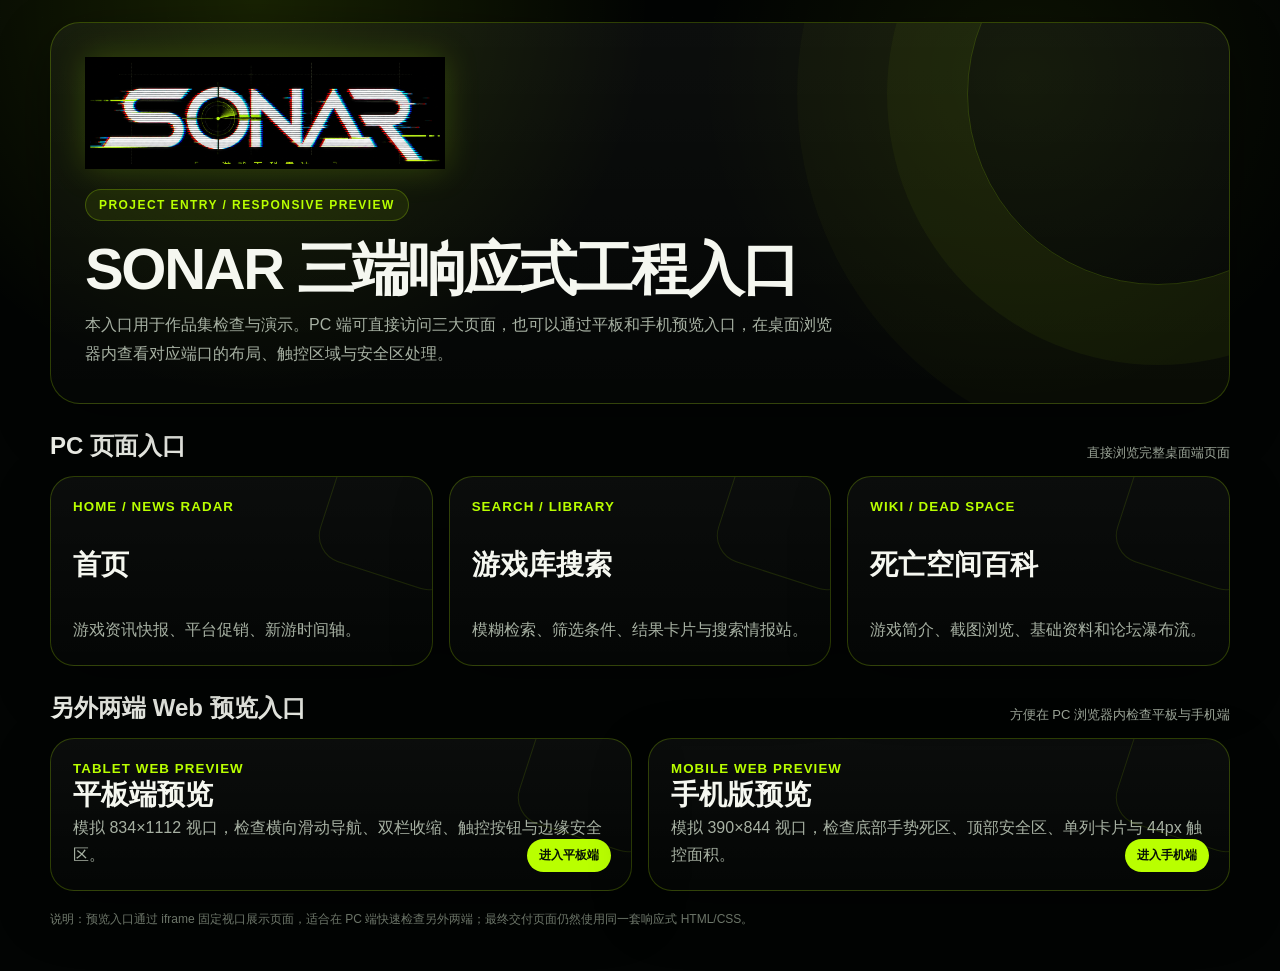
<file: docs/作业二_sonar/index.html>
<!doctype html>
<html lang="zh-CN">
<head>
  <meta charset="utf-8">
  <meta name="viewport" content="width=device-width, initial-scale=1">
  <title>SONAR 工程入口</title>
  <style>
    :root{--green:#b9ff00;--bg:#020403;--card:rgba(8,17,8,.78);--line:rgba(185,255,0,.22);--text:#f5f7f0;--muted:#a7b1a3;--shadow:0 20px 54px rgba(0,0,0,.42)}
    *{box-sizing:border-box}html{scroll-behavior:smooth}body{margin:0;min-height:100svh;background:radial-gradient(circle at 20% 0,rgba(185,255,0,.12),transparent 28%),radial-gradient(circle at 80% 8%,rgba(185,255,0,.06),transparent 24%),#020403;color:var(--text);font-family:Inter,Arial,"Microsoft YaHei",sans-serif;padding:max(22px,env(safe-area-inset-top)) max(18px,env(safe-area-inset-right)) max(28px,env(safe-area-inset-bottom)) max(18px,env(safe-area-inset-left))}body:before{content:"";position:fixed;inset:0;pointer-events:none;opacity:.18;background:repeating-linear-gradient(0deg,rgba(255,255,255,.035) 0 1px,transparent 1px 42px),repeating-linear-gradient(90deg,rgba(255,255,255,.03) 0 1px,transparent 1px 42px);mask-image:linear-gradient(to bottom,#000,transparent 86%)}.wrap{width:min(1180px,100%);margin:auto;position:relative}.hero{border:1px solid var(--line);border-radius:30px;background:linear-gradient(180deg,rgba(255,255,255,.045),rgba(255,255,255,.01));box-shadow:var(--shadow);padding:34px;overflow:hidden;position:relative}.hero:after{content:"";position:absolute;right:-120px;top:-120px;width:380px;height:380px;border-radius:50%;border:1px solid rgba(185,255,0,.18);box-shadow:0 0 0 80px rgba(185,255,0,.045),0 0 0 170px rgba(185,255,0,.025)}.brand{display:flex;align-items:center;gap:18px;position:relative;z-index:1}.brand img{width:min(360px,72vw);height:auto;display:block;mix-blend-mode:screen;filter:drop-shadow(0 0 16px rgba(185,255,0,.18))}.tag{display:inline-flex;margin-top:20px;padding:8px 13px;border:1px solid rgba(185,255,0,.24);border-radius:999px;background:rgba(185,255,0,.08);color:var(--green);font-weight:900;font-size:12px;letter-spacing:.12em}.hero h1{font-size:clamp(30px,5vw,58px);line-height:1.03;margin:18px 0 12px;letter-spacing:-.04em}.hero p{max-width:760px;color:var(--muted);line-height:1.8;margin:0}.section-title{display:flex;align-items:end;justify-content:space-between;margin:26px 0 14px}.section-title h2{margin:0;font-size:24px}.section-title span{color:var(--muted);font-size:13px}.grid{display:grid;grid-template-columns:repeat(3,1fr);gap:16px}.card{min-height:190px;border:1px solid var(--line);background:linear-gradient(180deg,rgba(255,255,255,.04),rgba(255,255,255,.012));border-radius:24px;padding:22px;text-decoration:none;color:var(--text);display:flex;flex-direction:column;justify-content:space-between;box-shadow:var(--shadow);transition:.25s ease;position:relative;overflow:hidden}.card:before{content:"";position:absolute;right:-40px;top:-40px;width:140px;height:140px;border-radius:28px;border:1px solid rgba(185,255,0,.12);transform:rotate(18deg)}.card:hover{transform:translateY(-4px);border-color:rgba(185,255,0,.46)}.card small{color:var(--green);font-weight:900;letter-spacing:.08em}.card b{font-size:28px}.card p{color:var(--muted);line-height:1.7;margin:0}.device-grid{display:grid;grid-template-columns:1fr 1fr;gap:16px}.device-card{min-height:150px}.badge{position:absolute;right:20px;bottom:18px;color:#061006;background:var(--green);border-radius:999px;padding:8px 12px;font-size:12px;font-weight:900}.note{margin-top:18px;color:#818c7d;font-size:12px;line-height:1.8}@media(max-width:860px){.hero{padding:24px}.grid,.device-grid{grid-template-columns:1fr}.card{min-height:150px}.brand img{width:min(280px,80vw)}}
  </style>
</head>
<body>
  <main class="wrap">
    <section class="hero">
      <div class="brand"><img src="assets/brand/sonar-wordmark.png" alt="SONAR 游戏百科雷达"></div>
      <div class="tag">PROJECT ENTRY / RESPONSIVE PREVIEW</div>
      <h1>SONAR 三端响应式工程入口</h1>
      <p>本入口用于作品集检查与演示。PC 端可直接访问三大页面，也可以通过平板和手机预览入口，在桌面浏览器内查看对应端口的布局、触控区域与安全区处理。</p>
    </section>

    <div class="section-title"><h2>PC 页面入口</h2><span>直接浏览完整桌面端页面</span></div>
    <section class="grid">
      <a class="card" href="sonar_homepage/index.html"><small>HOME / NEWS RADAR</small><b>首页</b><p>游戏资讯快报、平台促销、新游时间轴。</p></a>
      <a class="card" href="sonar_search_page/index.html"><small>SEARCH / LIBRARY</small><b>游戏库搜索</b><p>模糊检索、筛选条件、结果卡片与搜索情报站。</p></a>
      <a class="card" href="sonar_library_page/index.html"><small>WIKI / DEAD SPACE</small><b>死亡空间百科</b><p>游戏简介、截图浏览、基础资料和论坛瀑布流。</p></a>
    </section>

    <div class="section-title"><h2>另外两端 Web 预览入口</h2><span>方便在 PC 浏览器内检查平板与手机端</span></div>
    <section class="device-grid">
      <a class="card device-card" href="tablet-preview.html"><small>TABLET WEB PREVIEW</small><b>平板端预览</b><p>模拟 834×1112 视口，检查横向滑动导航、双栏收缩、触控按钮与边缘安全区。</p><span class="badge">进入平板端</span></a>
      <a class="card device-card" href="mobile-preview.html"><small>MOBILE WEB PREVIEW</small><b>手机版预览</b><p>模拟 390×844 视口，检查底部手势死区、顶部安全区、单列卡片与 44px 触控面积。</p><span class="badge">进入手机端</span></a>
    </section>
    <p class="note">说明：预览入口通过 iframe 固定视口展示页面，适合在 PC 端快速检查另外两端；最终交付页面仍然使用同一套响应式 HTML/CSS。</p>
  </main>
</body>
</html>
</file>
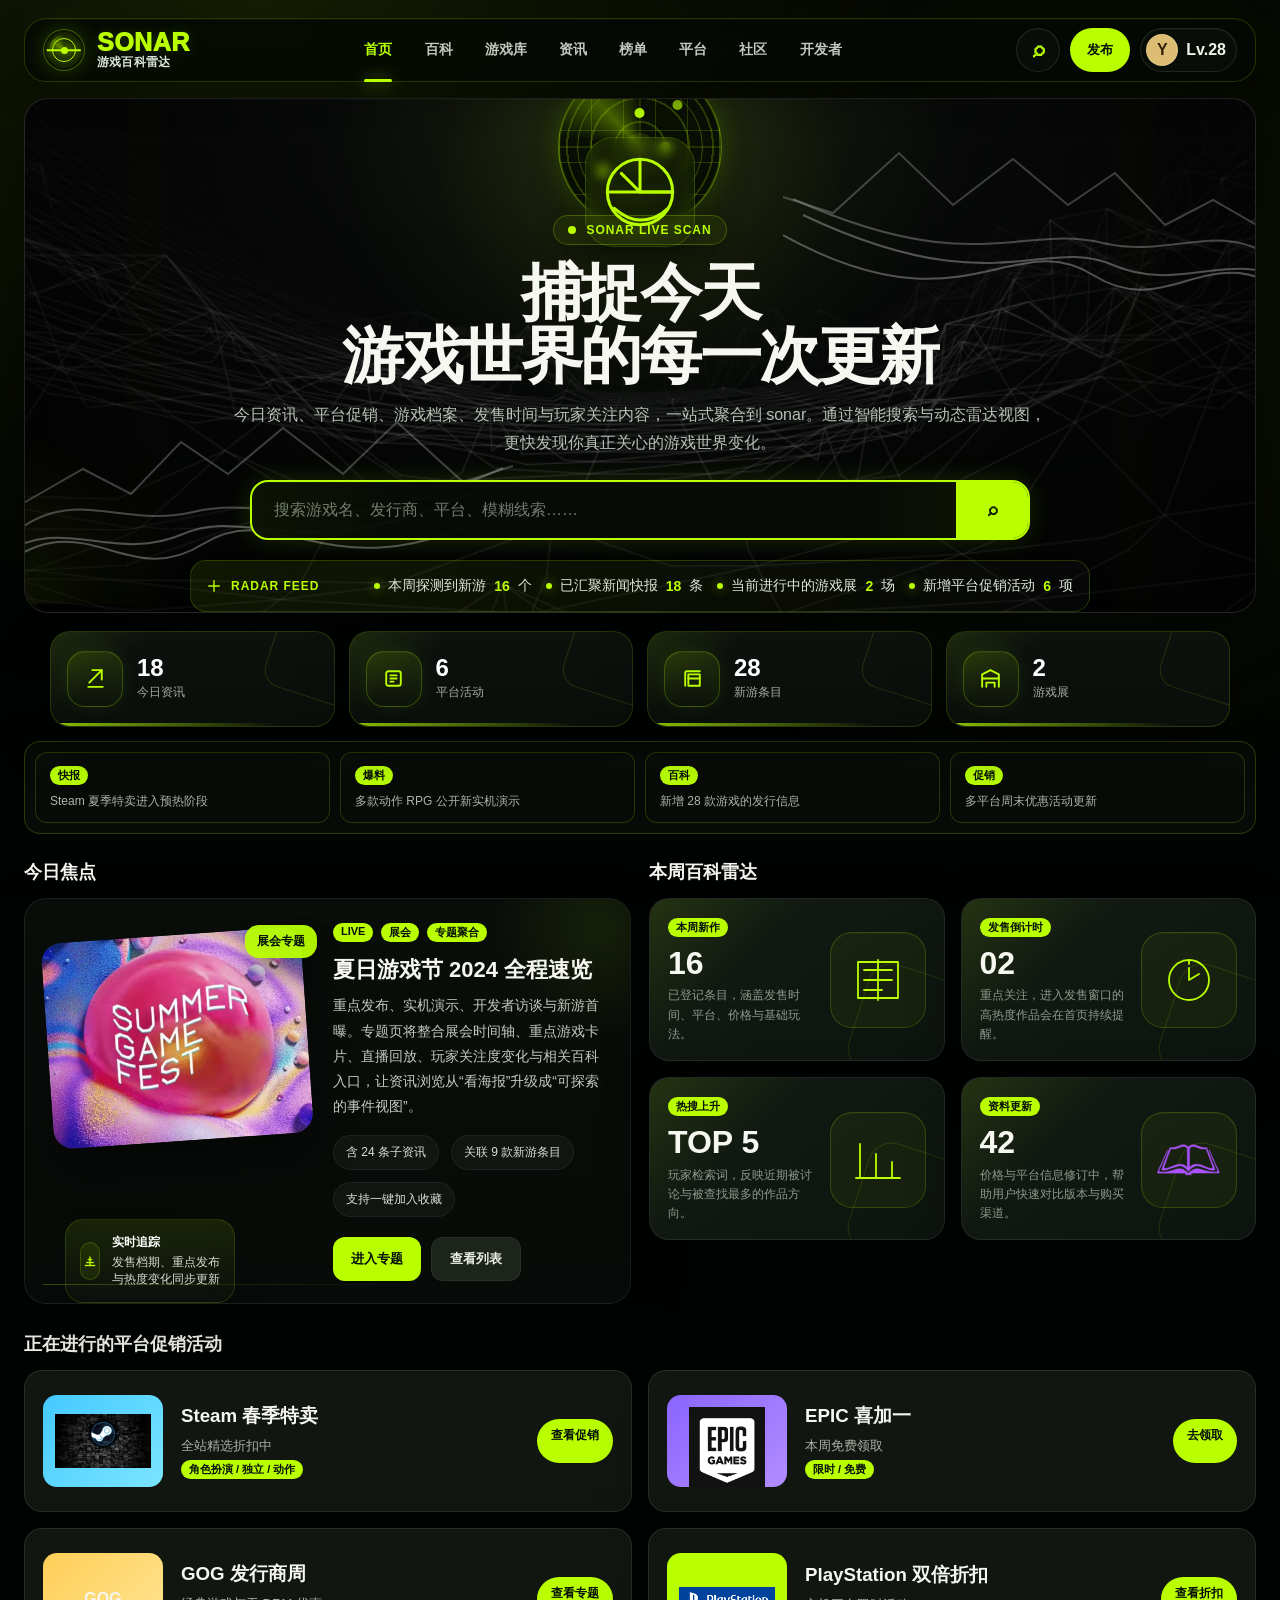
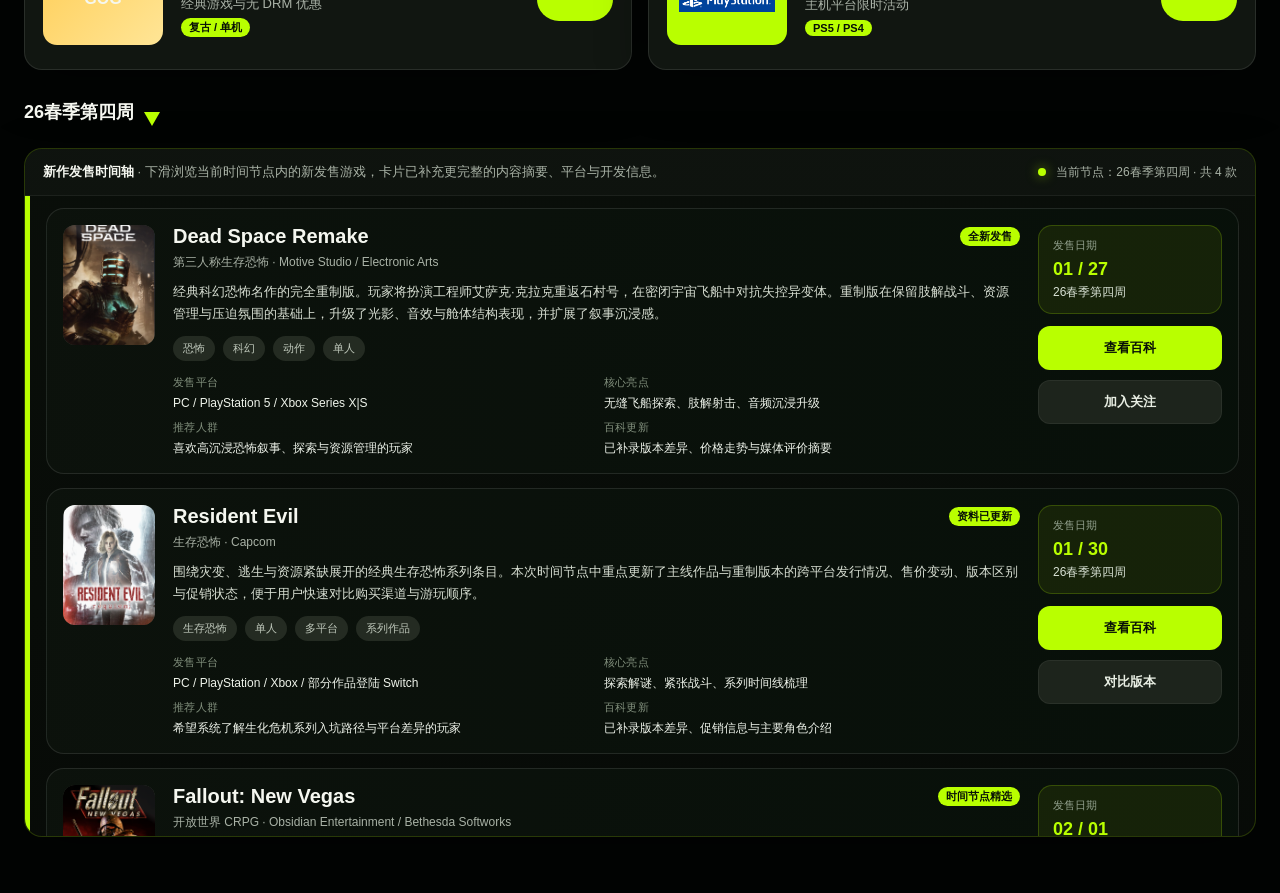
<file: docs/作业二_sonar/sonar_homepage/index.html>
<!DOCTYPE html>
<html lang="zh-CN">
<head>
  <meta charset="UTF-8" />
  <meta name="viewport" content="width=device-width, initial-scale=1.0" />
  <title>sonar home page prototype</title>
  <style>
    :root{
      --green:#b9ff00;
      --green-soft:rgba(185,255,0,.16);
      --green-glow:rgba(185,255,0,.36);
      --black:#050706;
      --panel:#0d120f;
      --panel-2:#101711;
      --line:rgba(185,255,0,.20);
      --line-soft:rgba(255,255,255,.08);
      --white:#f5f7f0;
      --soft:#a9b2a6;
      --muted:#8e978c;
      --chip:#242b22;
      --shadow:0 18px 50px rgba(0,0,0,.38);
    }

    *{box-sizing:border-box}
    html{scroll-behavior:smooth}
    body{
      margin:0;
      color:var(--white);
      background:
        radial-gradient(circle at 20% 0%, rgba(185,255,0,.10), transparent 24%),
        radial-gradient(circle at 85% 12%, rgba(185,255,0,.06), transparent 22%),
        #020403;
      font-family:Inter,Arial,"Microsoft YaHei",sans-serif;
      overflow-x:hidden;
    }

    body::before{
      content:"";
      position:fixed;
      inset:0;
      pointer-events:none;
      background:
        linear-gradient(rgba(255,255,255,.015), rgba(255,255,255,0) 28%),
        repeating-linear-gradient(0deg, rgba(255,255,255,.015) 0 1px, transparent 1px 44px),
        repeating-linear-gradient(90deg, rgba(255,255,255,.015) 0 1px, transparent 1px 44px);
      opacity:.26;
      mask-image:linear-gradient(to bottom, rgba(0,0,0,.8), rgba(0,0,0,.25));
      z-index:-1;
    }

    .page{
      max-width:1280px;
      margin:auto;
      padding:18px 24px 56px;
      position:relative;
    }

    .nav{
      height:56px;
      border:1px solid var(--line);
      border-radius:18px;
      display:flex;
      align-items:center;
      justify-content:space-between;
      padding:0 18px;
      background:rgba(8,12,8,.84);
      position:sticky;
      top:12px;
      z-index:50;
      backdrop-filter:blur(16px);
      box-shadow:0 8px 20px rgba(0,0,0,.18), inset 0 1px 0 rgba(255,255,255,.03);
    }

    .brand{display:flex;align-items:center;gap:10px;font-weight:900;color:var(--green)}
    .brand-badge{
      width:30px;height:30px;border-radius:50%;position:relative;
      background:radial-gradient(circle at 45% 45%, var(--green), #8cd400 60%, #5f9200 100%);
      box-shadow:0 0 24px rgba(185,255,0,.46);
    }
    .brand-badge:before,.brand-badge:after{content:"";position:absolute;border-radius:50%}
    .brand-badge:before{inset:6px;border:2px solid #071006}
    .brand-badge:after{inset:11px;background:#071006}
    .links{display:flex;gap:42px;font-size:14px}
    .links a{color:#c8d0c4;text-decoration:none;position:relative}
    .links a:first-child{color:var(--green)}
    .links a:first-child::after{content:"";position:absolute;left:0;right:0;bottom:-16px;height:2px;background:var(--green);box-shadow:0 0 12px rgba(185,255,0,.5)}
    .actions{display:flex;gap:10px;align-items:center}
    .round,.avatar{
      width:32px;height:32px;border-radius:50%;display:grid;place-items:center;
      border:1px solid rgba(255,255,255,.12)
    }
    .round{color:var(--green);background:rgba(255,255,255,.02)}
    .avatar{background:var(--green);color:#061006;font-weight:900}

    .hero{
      margin-top:16px;
      min-height:430px;
      border:1px solid rgba(255,255,255,.10);
      border-radius:24px;
      position:relative;
      overflow:hidden;
      isolation:isolate;
      background:
        linear-gradient(180deg, rgba(255,255,255,.03), rgba(255,255,255,.008)),
        radial-gradient(circle at 50% 0%, rgba(185,255,0,.08), transparent 40%),
        #050806;
      box-shadow:var(--shadow), inset 0 1px 0 rgba(255,255,255,.03);
    }

    .hero::before{
      content:"";
      position:absolute; inset:-10% -5% auto;
      height:120%;
      background:
        radial-gradient(circle at 50% 20%, rgba(185,255,0,.16), transparent 24%),
        linear-gradient(90deg, transparent 0 12%, rgba(185,255,0,.05) 12% 15%, transparent 15% 85%, rgba(185,255,0,.05) 85% 88%, transparent 88%),
        url('sonar_assets/background/hero_grid_bg.png') center/cover;
      opacity:.42;
      mix-blend-mode:screen;
      z-index:-2;
    }

    .hero::after{
      content:"";
      position:absolute;
      inset:0;
      background:
        linear-gradient(90deg, rgba(0,0,0,.26), transparent 18%, transparent 82%, rgba(0,0,0,.22)),
        radial-gradient(circle at 50% 0%, transparent 0 12%, rgba(0,0,0,.6) 58%, rgba(0,0,0,.72) 100%);
      z-index:-1;
    }

    .hero-wire,.hero-wire-right{
      position:absolute;
      width:520px;height:220px;pointer-events:none;opacity:.55;filter:drop-shadow(0 0 8px rgba(255,255,255,.12));
      background-image:
        linear-gradient(transparent, transparent),
        linear-gradient(transparent, transparent);
    }
    .hero-wire{
      left:-32px;bottom:8px;
      background:
        radial-gradient(circle at 0 100%, rgba(185,255,0,.12), transparent 32%);
    }
    .hero-wire-right{right:-48px;top:16px;transform:scaleX(-1)}
    .wire-svg{width:100%;height:100%}

    .hero-radar-wrap{
      position:absolute;
      top:-34px;
      left:50%;
      transform:translateX(-50%);
      display:flex;
      justify-content:center;
      width:100%;
      pointer-events:none;
      z-index:3;
    }

    .hero-radar{
      width:164px;height:164px;border-radius:50%;position:relative;
      border:1px solid rgba(185,255,0,.44);
      background:
        radial-gradient(circle at center, rgba(185,255,0,.12) 0 12%, transparent 12% 100%),
        repeating-radial-gradient(circle at center, rgba(185,255,0,.20) 0 2px, transparent 2px 24px),
        linear-gradient(rgba(185,255,0,.18) 1px, transparent 1px),
        linear-gradient(90deg, rgba(185,255,0,.18) 1px, transparent 1px),
        rgba(3,8,3,.72);
      background-size:auto, auto, 100% 32px, 32px 100%, auto;
      box-shadow:0 0 0 1px rgba(185,255,0,.20) inset, 0 0 26px rgba(185,255,0,.18), 0 16px 30px rgba(0,0,0,.36);
      overflow:hidden;
      animation:radarFloat 4s ease-in-out infinite;
    }
    .hero-radar::before{
      content:"";
      position:absolute;inset:-18%;border-radius:50%;
      background:conic-gradient(from 0deg, rgba(185,255,0,0) 0 77%, rgba(185,255,0,.36) 88%, rgba(185,255,0,.02) 100%);
      animation:radarSweep 3.8s linear infinite;
      filter:blur(0.2px);
    }
    .hero-radar::after{
      content:"";
      position:absolute;inset:18px;border-radius:50%;border:1px solid rgba(185,255,0,.28)
    }
    .radar-cross,.radar-cross::before,.radar-cross::after{position:absolute;content:"";background:rgba(185,255,0,.28)}
    .radar-cross{left:50%;top:0;bottom:0;width:1px;transform:translateX(-50%)}
    .radar-cross::before{left:-81px;top:50%;width:164px;height:1px;transform:translateY(-50%)}
    .radar-cross::after{
      width:10px;height:10px;border-radius:50%;background:var(--green);left:-5px;top:42px;box-shadow:26px 34px 0 rgba(185,255,0,.95), -36px 58px 0 rgba(185,255,0,.92), 38px -8px 0 rgba(185,255,0,.7);
      animation:pingBlink 2.8s ease-in-out infinite;
    }

    .hero-radar-icon{
      position:absolute;left:50%;bottom:-18px;transform:translateX(-50%);
      width:110px;height:110px;border-radius:28px;z-index:2;
      background:linear-gradient(145deg, rgba(185,255,0,.06), rgba(185,255,0,.01));
      border:1px solid rgba(185,255,0,.18);
      box-shadow:0 14px 24px rgba(0,0,0,.28);
      display:grid;place-items:center;
      backdrop-filter:blur(6px);
      animation:iconFloat 5s ease-in-out infinite;
    }
    .hero-radar-icon svg{width:84px;height:84px;color:var(--green)}

    .hero-content{
      position:relative;z-index:4;width:min(900px, 92%);
      margin:116px auto 0;
      text-align:center;
    }

    .hero-content > *{
      opacity:0; transform:translateY(16px) scale(.98);
      transition:opacity .75s ease, transform .75s ease;
    }
    body.loaded .hero-content > *{opacity:1; transform:translateY(0) scale(1)}
    body.loaded .hero-content p{transition-delay:.15s}
    body.loaded .hero-search{transition-delay:.28s}
    body.loaded .hero-feed{transition-delay:.44s}

    .eyebrow{
      display:inline-flex;align-items:center;gap:10px;padding:7px 14px;border-radius:999px;
      border:1px solid rgba(185,255,0,.24);background:rgba(185,255,0,.06);color:var(--green);font-size:12px;font-weight:800;letter-spacing:.08em;text-transform:uppercase;
      box-shadow:0 8px 18px rgba(0,0,0,.18);
    }
    .eyebrow .pulse{width:8px;height:8px;border-radius:50%;background:var(--green);box-shadow:0 0 0 0 rgba(185,255,0,.6);animation:pulse 2s infinite}

    .hero h1{font-size:62px;line-height:1.02;margin:16px 0 14px;font-weight:900;letter-spacing:-.04em;text-wrap:balance}
    .hero p{color:#b9c2b6;margin:0 auto 24px;font-size:16px;max-width:820px;line-height:1.7}

    .hero-search{
      display:flex;align-items:center;gap:12px;justify-content:center;position:relative;
    }
    .search{
      height:60px;flex:1;max-width:780px;border:2px solid var(--green);border-radius:18px;background:rgba(8,11,8,.96);
      display:flex;align-items:center;padding-left:20px;overflow:hidden;
      box-shadow:0 0 26px rgba(185,255,0,.14), inset 0 1px 0 rgba(255,255,255,.03);
      position:relative;
    }
    .search::before{
      content:"";position:absolute;inset:0;background:linear-gradient(90deg, rgba(185,255,0,.04), transparent 24%, transparent 76%, rgba(185,255,0,.06));pointer-events:none
    }
    .search input{flex:1;background:transparent;border:0;color:#fff;outline:0;font-size:16px}
    .search input::placeholder{color:#717b6e}
    .search button{
      width:72px;height:100%;border:0;background:var(--green);font-weight:900;color:#061006;font-size:18px;cursor:pointer
    }

    .hero-feed{
      margin:20px auto 0;
      min-height:52px;
      width:min(930px, 100%);
      border-radius:16px;
      border:1px solid rgba(185,255,0,.18);
      background:linear-gradient(90deg, rgba(185,255,0,.08), rgba(255,255,255,.02));
      padding:12px 16px;
      display:flex;align-items:center;justify-content:space-between;gap:16px;flex-wrap:wrap;
      box-shadow:0 16px 24px rgba(0,0,0,.2);
    }
    .feed-title{display:flex;align-items:center;gap:10px;font-size:12px;color:var(--green);font-weight:800;letter-spacing:.08em;text-transform:uppercase}
    .feed-title svg{width:14px;height:14px}
    .feed-track{display:flex;align-items:center;gap:14px;flex-wrap:wrap;color:#dfe8db;font-size:14px}
    .feed-track span{display:flex;align-items:center;gap:8px}
    .feed-track em{font-style:normal;color:var(--green);font-weight:900}
    .feed-track i{display:inline-block;width:6px;height:6px;border-radius:50%;background:var(--green);box-shadow:0 0 12px rgba(185,255,0,.55)}

    .stats{
      display:grid;grid-template-columns:repeat(4,1fr);gap:14px;margin:18px auto 0;max-width:1180px;
    }
    .stat{
      position:relative;overflow:hidden;padding:18px 18px 18px 16px;min-height:96px;
      background:linear-gradient(180deg, rgba(13,18,15,.98), rgba(10,15,11,.94));
      border:1px solid rgba(185,255,0,.16);border-radius:20px;
      display:flex;gap:14px;align-items:center;box-shadow:var(--shadow);isolation:isolate;
    }
    .stat::before{
      content:"";position:absolute;inset:0;
      background:linear-gradient(140deg, rgba(185,255,0,.10), transparent 26%, transparent 100%);
      z-index:-1;
    }
    .stat::after{
      content:"";position:absolute;right:-30px;top:-26px;width:90px;height:90px;border:1px solid rgba(185,255,0,.14);border-radius:18px;transform:rotate(18deg)
    }
    .stat-icon{
      width:56px;height:56px;border-radius:18px;border:1px solid rgba(185,255,0,.22);
      display:grid;place-items:center;color:var(--green);
      background:linear-gradient(180deg, rgba(185,255,0,.12), rgba(185,255,0,.02));
      box-shadow:inset 0 1px 0 rgba(255,255,255,.03), 0 0 18px rgba(185,255,0,.08);
      flex:0 0 auto;
    }
    .stat-icon svg{width:25px;height:25px;stroke:currentColor;stroke-width:1.8;fill:none;stroke-linecap:round;stroke-linejoin:round}
    .stat-data{display:flex;flex-direction:column;gap:4px}
    .stat-data b{display:block;font-size:24px;line-height:1;color:#fff}
    .stat-data span{font-size:12px;color:#a4aca0}
    .stat-glow{position:absolute;left:0;bottom:0;width:100%;height:3px;background:linear-gradient(90deg, var(--green), transparent 80%);opacity:.75}

    .ticker{margin-top:14px;border:1px solid var(--line);border-radius:16px;padding:10px;display:grid;grid-template-columns:repeat(4,1fr);gap:10px;background:#070a07;box-shadow:var(--shadow)}
    .tick{padding:12px 14px;border:1px solid rgba(185,255,0,.18);border-radius:12px;background:linear-gradient(180deg, rgba(255,255,255,.015), rgba(255,255,255,0))}
    .tag{display:inline-block;background:var(--green);color:#071006;border-radius:999px;padding:2px 8px;font-size:11px;font-weight:900}
    .tick p{margin:8px 0 0;color:#aeb6aa;font-size:12px;white-space:nowrap;overflow:hidden;text-overflow:ellipsis}

    .grid{display:grid;grid-template-columns:1fr 1fr;gap:18px;margin-top:26px;align-items:start}
    .section-title{margin:0 0 14px;font-size:18px}

    .focus-card{
      border:1px solid rgba(255,255,255,.08);border-radius:22px;background:linear-gradient(180deg, rgba(9,14,10,.98), rgba(8,12,9,.94));
      padding:22px;display:grid;grid-template-columns:260px 1fr;gap:26px;position:relative;overflow:hidden;box-shadow:var(--shadow);
    }
    .focus-card::before{
      content:"";position:absolute;right:-80px;top:-80px;width:220px;height:220px;border-radius:50%;background:radial-gradient(circle, rgba(185,255,0,.12), transparent 68%);opacity:.65
    }
    .focus-card::after{
      content:"";position:absolute;left:18px;right:18px;bottom:18px;height:1px;background:linear-gradient(90deg, rgba(185,255,0,.26), transparent 65%)
    }
    .focus-visual{position:relative;padding-top:10px}
    .poster{
      position:relative;overflow:visible;min-height:0;border-radius:20px;
    }
    .poster-frame{
      width:100%;height:206px;border-radius:20px;overflow:hidden;position:relative;
      box-shadow:0 26px 40px rgba(0,0,0,.42), 0 0 0 1px rgba(255,255,255,.06) inset;
      transform:rotate(-4deg) translateY(4px);
      transition:transform .4s ease;
    }
    .focus-card:hover .poster-frame{transform:rotate(-2deg) translateY(0)}
    .poster-frame img{width:100%;height:100%;object-fit:cover;display:block}
    .poster-float-chip{
      position:absolute;right:-10px;top:-6px;padding:8px 12px;border-radius:14px;background:rgba(185,255,0,.94);color:#071006;font-size:12px;font-weight:900;
      box-shadow:0 16px 24px rgba(0,0,0,.28)
    }
    .poster-shadow-card{
      position:absolute;left:18px;bottom:-22px;width:170px;height:84px;border-radius:18px;
      background:linear-gradient(180deg, rgba(185,255,0,.10), rgba(255,255,255,.02));
      border:1px solid rgba(185,255,0,.14);backdrop-filter:blur(10px);
      box-shadow:0 20px 30px rgba(0,0,0,.28);
      display:flex;align-items:center;gap:12px;padding:14px;
      animation:floatCard 5s ease-in-out infinite;
    }
    .shadow-icon{width:38px;height:38px;border-radius:12px;display:grid;place-items:center;border:1px solid rgba(185,255,0,.18);background:rgba(185,255,0,.08);color:var(--green)}
    .shadow-icon svg{width:18px;height:18px;stroke:currentColor;fill:none;stroke-width:1.8}
    .shadow-copy{font-size:12px;color:#d7ded2;line-height:1.45}
    .shadow-copy b{display:block;color:#fff;margin-bottom:2px}

    .focus-content{position:relative;z-index:1;padding-top:2px}
    .focus-head{display:flex;gap:8px;flex-wrap:wrap;margin-bottom:14px}
    .focus-card h3{font-size:22px;line-height:1.25;margin:0 0 10px}
    .focus-card p{margin:0;color:#c3cbc1;line-height:1.8;font-size:14px}
    .focus-meta{display:flex;gap:12px;flex-wrap:wrap;margin-top:16px}
    .focus-meta span{padding:8px 12px;border-radius:999px;background:rgba(255,255,255,.04);border:1px solid rgba(255,255,255,.06);font-size:12px;color:#d9e2d6}
    .btns{display:flex;gap:10px;flex-wrap:wrap;margin-top:20px}
    .btn{border:0;border-radius:12px;padding:12px 18px;font-weight:900;background:var(--green);color:#071006;cursor:pointer}
    .btn.ghost{background:#1d241c;color:#e8eee3;border:1px solid rgba(255,255,255,.06)}

    .radar-wrap{display:grid;grid-template-columns:1fr 1fr;gap:16px}
    .mini{
      min-height:150px;border-radius:20px;background:linear-gradient(145deg, rgba(20,29,20,.96), rgba(14,20,15,.96));padding:18px 18px 16px;border:1px solid rgba(255,255,255,.08);
      position:relative;overflow:hidden;box-shadow:var(--shadow);
      display:grid;grid-template-columns:1fr 96px;align-items:center;gap:14px;
    }
    .mini::before{
      content:"";position:absolute;inset:0;background:linear-gradient(135deg, rgba(185,255,0,.10), transparent 34%);pointer-events:none
    }
    .mini::after{
      content:"";position:absolute;right:-24px;bottom:-24px;width:110px;height:110px;border-radius:24px;border:1px solid rgba(185,255,0,.12);transform:rotate(18deg)
    }
    .mini-copy{position:relative;z-index:1}
    .mini-copy strong{font-size:32px;display:block;line-height:1.05;margin:10px 0 6px}
    .mini-copy small{display:block;color:#8f998d;font-size:12px;line-height:1.6}
    .mini-icon{
      position:relative;z-index:1;width:96px;height:96px;border-radius:22px;border:1px solid rgba(185,255,0,.18);
      display:grid;place-items:center;color:var(--green);background:rgba(185,255,0,.05);box-shadow:inset 0 1px 0 rgba(255,255,255,.03)
    }
    .mini-icon svg{width:64px;height:64px;stroke:currentColor;fill:none;stroke-width:1.8;stroke-linecap:round;stroke-linejoin:round}
    .mini-icon img{width:64px;height:64px;object-fit:contain;filter:hue-rotate(70deg) saturate(2.8) brightness(1.15)}

    .sales{margin-top:28px}
    .sale-grid{display:grid;grid-template-columns:repeat(2,1fr);gap:16px}
    .sale{min-height:142px;border:1px solid rgba(255,255,255,.1);border-radius:18px;background:#111611;display:grid;grid-template-columns:120px 1fr auto;gap:18px;align-items:center;padding:18px;box-shadow:var(--shadow)}
    .sale-logo{height:92px;border-radius:14px;display:grid;place-items:center;overflow:hidden;background:linear-gradient(135deg,#44c9ff,#7be5ff);font-weight:900}
    .sale-logo img{width:80%;height:80%;object-fit:contain}
    .sale:nth-child(2) .sale-logo{background:linear-gradient(135deg,#8a65ff,#b28dff)}
    .sale:nth-child(3) .sale-logo{background:linear-gradient(135deg,#ffce57,#ffe596)}
    .sale:nth-child(4) .sale-logo{background:var(--green)}
    .sale h3{margin:0 0 8px}.sale p{margin:4px 0;color:#abb3a8;font-size:13px}.pill{justify-self:end;background:var(--green);color:#061006;border-radius:999px;padding:8px 14px;font-weight:900;font-size:12px}

    .schedule{margin-top:30px}
    .schedule-head{display:flex;align-items:center;gap:10px;margin-bottom:10px}
    .tri{width:0;height:0;border-left:8px solid transparent;border-right:8px solid transparent;border-top:14px solid var(--green)}
    .schedule-shell{border:1px solid rgba(185,255,0,.18);border-radius:18px;background:linear-gradient(180deg,rgba(10,15,10,.95),rgba(8,12,8,.9));overflow:hidden;box-shadow:var(--shadow)}
    .schedule-toolbar{display:flex;justify-content:space-between;align-items:center;padding:14px 18px;border-bottom:1px solid rgba(255,255,255,.06);background:rgba(255,255,255,.02)}
    .toolbar-note{font-size:13px;color:var(--soft)}
    .toolbar-note strong{color:var(--white)}
    .toolbar-side{display:flex;align-items:center;gap:10px;color:var(--soft);font-size:12px}
    .toolbar-side .dot{width:8px;height:8px;border-radius:50%;background:var(--green);box-shadow:0 0 12px rgba(185,255,0,.55)}
    .game-list{max-height:640px;overflow-y:auto;padding:12px 16px 18px;border-left:5px solid var(--green);scroll-behavior:smooth}
    .game-list::-webkit-scrollbar{width:10px}.game-list::-webkit-scrollbar-track{background:#0a0f0a}.game-list::-webkit-scrollbar-thumb{background:rgba(185,255,0,.26);border-radius:999px;border:2px solid #0a0f0a}
    .game{display:grid;grid-template-columns:92px minmax(0,1fr) 184px;gap:18px;align-items:start;margin-top:14px;border:1px solid rgba(255,255,255,.1);border-radius:18px;background:linear-gradient(90deg,rgba(12,18,12,.98),rgba(8,17,10,.94));padding:16px}
    .game:first-child{margin-top:0}.cover{height:120px;border-radius:12px;overflow:hidden;background:#2a3227;box-shadow:0 0 0 1px rgba(255,255,255,.06) inset}.cover img{width:100%;height:100%;object-fit:cover}.game-main{min-width:0}.game-topline{display:flex;align-items:center;justify-content:space-between;gap:12px;margin-bottom:6px}.game h3{margin:0;font-size:20px}.game-sub{font-size:12px;color:var(--soft)}.game p{margin:10px 0 0;color:#d7ded2;font-size:13px;line-height:1.65}.chips{display:flex;gap:8px;flex-wrap:wrap;margin-top:12px}.chip{font-size:11px;color:#bfc8bb;background:var(--chip);border-radius:999px;padding:5px 10px}.meta-grid{display:grid;grid-template-columns:repeat(2,minmax(0,1fr));gap:8px 14px;margin-top:14px}.meta-item{min-width:0}.meta-label{display:block;font-size:11px;letter-spacing:.04em;color:#82907d;margin-bottom:4px;text-transform:uppercase}.meta-value{font-size:12px;color:#eff4eb;line-height:1.5}.game-side{display:flex;flex-direction:column;align-items:flex-end;gap:12px}.release-badge{width:100%;padding:12px 14px;border-radius:14px;background:rgba(185,255,0,.08);border:1px solid rgba(185,255,0,.2)}.release-badge small{display:block;color:#93a18e;font-size:11px;margin-bottom:6px}.release-badge strong{display:block;font-size:18px;color:var(--green)}.release-badge span{display:block;margin-top:4px;font-size:12px;color:#d8e1d3}.side-actions{display:flex;flex-direction:column;gap:10px;width:100%}.side-actions .btn,.side-actions .btn.ghost{text-align:center;width:100%}

    @keyframes radarSweep{to{transform:rotate(360deg)}}
    @keyframes pingBlink{0%,100%{opacity:.65}50%{opacity:1;filter:drop-shadow(0 0 7px rgba(185,255,0,.85))}}
    @keyframes radarFloat{0%,100%{transform:translateY(0)}50%{transform:translateY(8px)}}
    @keyframes iconFloat{0%,100%{transform:translateX(-50%) translateY(0)}50%{transform:translateX(-50%) translateY(-8px)}}
    @keyframes pulse{0%{box-shadow:0 0 0 0 rgba(185,255,0,.5)}70%{box-shadow:0 0 0 12px rgba(185,255,0,0)}100%{box-shadow:0 0 0 0 rgba(185,255,0,0)}}
    @keyframes floatCard{0%,100%{transform:translateY(0)}50%{transform:translateY(-8px)}}

    @media(max-width:1080px){
      .hero h1{font-size:52px}
      .focus-card{grid-template-columns:220px 1fr}
      .game{grid-template-columns:92px 1fr}
      .game-side{grid-column:1 / -1;flex-direction:row;align-items:stretch}
      .release-badge{flex:1}.side-actions{width:210px}
    }

    @media(max-width:900px){
      .links{gap:18px}
      .hero{min-height:480px}
      .hero h1{font-size:40px}
      .grid,.sale-grid,.radar-wrap{grid-template-columns:1fr}
      .ticker,.stats{grid-template-columns:repeat(2,1fr)}
      .focus-card{grid-template-columns:1fr}
      .poster-frame{transform:none}
      .poster-shadow-card{position:relative;left:auto;bottom:auto;width:100%;margin-top:14px}
      .sale{grid-template-columns:96px 1fr}.pill{display:none}
      .schedule-toolbar{flex-direction:column;align-items:flex-start;gap:10px}
      .meta-grid{grid-template-columns:1fr}
      .hero-feed{justify-content:flex-start}
    }

    @media(max-width:560px){
      .page{padding:12px}
      .links{display:none}
      .hero{min-height:530px}
      .hero-radar{width:136px;height:136px}
      .hero-radar-icon{width:96px;height:96px}
      .hero-content{margin-top:108px}
      .hero h1{font-size:30px}
      .hero p{font-size:14px}
      .stats,.ticker{grid-template-columns:1fr}
      .stat{min-height:88px}
      .sale{grid-template-columns:82px 1fr}
      .search{height:52px}
      .search button{width:64px}
      .game-list{border-left:0;padding-left:12px;padding-right:12px;max-height:none}
      .cover{height:180px}
      .game-side,.side-actions{width:100%;flex-direction:column}
      .feed-track{gap:10px}
    }

    @media (prefers-reduced-motion: reduce){
      *,*::before,*::after{animation:none!important;transition:none!important;scroll-behavior:auto!important}
      .hero-content > *{opacity:1;transform:none}
    }
  

/* ===== SONAR unified identity / responsive touch system ===== */
:root{
  --sonar-green:#b9ff00;
  --sonar-bg:#030503;
  --sonar-panel:rgba(7,12,7,.86);
  --sonar-panel-2:rgba(11,18,11,.92);
  --sonar-border:rgba(185,255,0,.18);
  --sonar-border-strong:rgba(185,255,0,.34);
  --sonar-text:#f5f7f0;
  --sonar-muted:#a2ada0;
  --sonar-touch:48px;
  --sonar-radius:20px;
}
html{scroll-padding-top:96px;-webkit-text-size-adjust:100%}
body{min-width:320px;overscroll-behavior-y:none}
a,button,.filter-chip,.smart-chip,.tab,.sale,.game,.post,.result-card{ -webkit-tap-highlight-color: transparent; }
button,a{touch-action:manipulation}

.sonar-nav.nav,.nav.sonar-nav{
  height:64px;min-height:64px;
  border:1px solid var(--sonar-border)!important;
  border-radius:22px!important;
  background:rgba(4,9,4,.84)!important;
  box-shadow:0 14px 34px rgba(0,0,0,.32), inset 0 1px 0 rgba(255,255,255,.03)!important;
  backdrop-filter:blur(16px) saturate(1.08);
  display:flex;align-items:center;justify-content:space-between;gap:18px;
  padding:0 18px!important;
  position:sticky;top:max(10px, env(safe-area-inset-top));z-index:80;
}
.sonar-brand.brand,.brand.sonar-brand{
  display:flex;align-items:center;gap:12px;color:var(--sonar-green)!important;text-decoration:none;flex:0 0 auto;min-width:max-content;
}
.sonar-brand strong{display:block!important;font-size:25px!important;letter-spacing:.02em;line-height:1!important;color:var(--sonar-green)!important;text-transform:uppercase;font-weight:950!important;text-shadow:0 0 12px rgba(185,255,0,.16)}
.sonar-brand span span,.sonar-brand .brand-sub{display:block!important;font-size:12px!important;line-height:1.2!important;color:#dce6d8!important;font-weight:600!important;letter-spacing:.02em;text-transform:none!important}
.sonar-mark{width:42px;height:42px;border-radius:50%;display:grid;place-items:center;position:relative;flex:0 0 auto;border:1px solid var(--sonar-border-strong);background:radial-gradient(circle,rgba(185,255,0,.18),rgba(185,255,0,.03) 62%,rgba(0,0,0,.3));box-shadow:0 0 22px rgba(185,255,0,.18), inset 0 0 0 1px rgba(255,255,255,.04);overflow:hidden}
.sonar-mark:before{content:"";position:absolute;inset:8px;border-radius:50%;border:1.5px solid var(--sonar-green);box-shadow:0 0 0 6px rgba(185,255,0,.07)}
.sonar-mark:after{content:"";position:absolute;width:1.5px;height:34px;background:var(--sonar-green);box-shadow:0 0 10px rgba(185,255,0,.65);transform:rotate(90deg)}
.sonar-mark .mark-dot{width:7px;height:7px;background:var(--sonar-green);border-radius:50%;z-index:1;box-shadow:0 0 14px rgba(185,255,0,.7)}
.sonar-mark .sweep{position:absolute;inset:5px;border-radius:50%;background:conic-gradient(from 0deg, transparent 0 73%,rgba(185,255,0,.38),transparent 100%);animation:sonarMarkSweep 3.6s linear infinite}
@keyframes sonarMarkSweep{to{transform:rotate(360deg)}}

.sonar-links.links,.links.sonar-links{display:flex;align-items:center;justify-content:center;gap:clamp(18px,2.2vw,34px);font-size:14px;min-width:0;white-space:nowrap;scrollbar-width:none}
.sonar-links::-webkit-scrollbar{display:none}
.sonar-links a{color:#d2dad0!important;text-decoration:none!important;position:relative;display:inline-flex;align-items:center;justify-content:center;min-height:44px;padding:0 2px;font-weight:650;opacity:.92}
.sonar-links a.active{color:var(--sonar-green)!important;opacity:1}
.sonar-links a.active::after{content:"";position:absolute;left:2px;right:2px;bottom:-10px;height:3px;border-radius:999px;background:var(--sonar-green);box-shadow:0 0 16px rgba(185,255,0,.6)}
.sonar-actions.nav-actions,.nav-actions.sonar-actions{display:flex;align-items:center;gap:10px;flex:0 0 auto}
.sonar-actions .icon-btn,.sonar-actions .publish,.sonar-actions .user{min-width:44px;min-height:44px;height:44px;border-radius:999px!important;border:1px solid rgba(255,255,255,.10)!important;background:rgba(255,255,255,.025)!important;color:var(--sonar-green)!important;text-decoration:none;display:flex;align-items:center;justify-content:center;font-weight:900;box-shadow:inset 0 1px 0 rgba(255,255,255,.03)}
.sonar-actions .publish{padding:0 16px;background:var(--sonar-green)!important;color:#071006!important;border-color:rgba(185,255,0,.5)!important}
.sonar-actions .user{padding:0 10px 0 5px;gap:8px;color:#eef6ea!important}
.sonar-actions .avatar{width:32px!important;height:32px!important;border-radius:50%;display:grid;place-items:center;background:#ddbd73!important;color:#33210b!important;font-weight:900!important}
.sonar-search-glyph{font-size:22px;line-height:1;transform:translateY(-1px)}

.btn,.pill,.search button,.search-submit,.cta-btn,.action-btn.primary,.publish{
  transition:transform .22s ease, box-shadow .22s ease, filter .22s ease, background .22s ease;
}
.btn:hover,.pill:hover,.search button:hover,.search-submit:hover,.cta-btn:hover,.action-btn.primary:hover,.publish:hover{transform:translateY(-1px);box-shadow:0 0 22px rgba(185,255,0,.20)}
.btn:active,.pill:active,.search button:active,.search-submit:active,.cta-btn:active,.action-btn:active,.filter-chip:active,.smart-chip:active{transform:scale(.98)}
.sonar-pressed{animation:sonarPress .34s ease both}@keyframes sonarPress{0%{box-shadow:0 0 0 0 rgba(185,255,0,.35)}100%{box-shadow:0 0 0 10px rgba(185,255,0,0)}}

/* interactive scan on search focus */
.search-shell,.search{position:relative;overflow:hidden}
.search-shell::after,.search::after{content:"";position:absolute;inset:-1px;pointer-events:none;opacity:0;transform:translateX(-130%);background:linear-gradient(105deg,transparent 0 38%,rgba(185,255,0,.20) 48%,rgba(255,255,255,.13) 50%,rgba(185,255,0,.16) 52%,transparent 64%);mix-blend-mode:screen}
.search-shell:focus-within,.search:focus-within{border-color:rgba(185,255,0,.62)!important;box-shadow:0 0 0 2px rgba(185,255,0,.08),0 0 30px rgba(185,255,0,.18),0 24px 40px rgba(0,0,0,.32)!important}
.search-shell:focus-within::after,.search:focus-within::after{opacity:1;animation:sonarSearchSweep 1.45s ease infinite}
@keyframes sonarSearchSweep{0%{transform:translateX(-130%)}60%,100%{transform:translateX(130%)}}

/* result refresh feedback shared by game-library page */
body.results-refreshing .results-col > .panel,body.results-refreshing .result-card{filter:blur(5px) brightness(.7);transform:translateY(14px) scale(.985);opacity:.56;transition:.28s ease}
.results-col{position:relative}.results-col::after{content:"";position:absolute;left:0;right:0;top:0;height:2px;background:linear-gradient(90deg,transparent,var(--sonar-green),transparent);opacity:0;transform:translateX(-110%);box-shadow:0 0 18px rgba(185,255,0,.5);pointer-events:none;z-index:5}
body.results-refreshing .results-col::after{opacity:1;animation:sonarResultScan .72s ease}@keyframes sonarResultScan{to{transform:translateX(110%)}}
body.results-refreshed .result-card{animation:sonarResultPop .58s cubic-bezier(.22,1,.36,1) both}.result-card:nth-of-type(2){animation-delay:.04s}.result-card:nth-of-type(3){animation-delay:.09s}.result-card:nth-of-type(4){animation-delay:.14s}.result-card:nth-of-type(5){animation-delay:.19s}@keyframes sonarResultPop{from{opacity:.35;filter:blur(5px);transform:translateY(22px) scale(.975)}to{opacity:1;filter:none;transform:none}}

/* tablet and mobile dead-zone handling */
@media (pointer:coarse){
  .btn,.pill,.search button,.search-submit,.cta-btn,.action-btn,.filter-chip,.smart-chip,.tab,.icon-btn,.sonar-links a{min-height:var(--sonar-touch)}
  .links a,.sonar-links a{padding-left:6px;padding-right:6px}
}
@media (max-width:1180px) and (min-width:761px){
  .page{padding-left:max(18px,calc(env(safe-area-inset-left) + 18px))!important;padding-right:max(18px,calc(env(safe-area-inset-right) + 18px))!important}
  .sonar-nav.nav{gap:14px}
  .sonar-links.links{gap:22px;overflow-x:auto;justify-content:flex-start;flex:1;padding:0 6px 4px}
  .sonar-actions .publish{display:none}
  .hero-content,.hero-inner{touch-action:pan-y}
}
@media (max-width:760px){
  html{scroll-padding-top:132px}
  .page{padding-left:max(12px,calc(env(safe-area-inset-left) + 12px))!important;padding-right:max(12px,calc(env(safe-area-inset-right) + 12px))!important;padding-bottom:max(28px,calc(env(safe-area-inset-bottom) + 28px))!important}
  .sonar-nav.nav{height:auto!important;min-height:0;align-items:center;flex-wrap:wrap;padding:12px 12px 10px!important;top:max(8px,env(safe-area-inset-top));border-radius:18px!important;gap:10px}
  .sonar-brand strong{font-size:21px!important}.sonar-brand .brand-sub{font-size:11px!important}.sonar-mark{width:38px;height:38px}
  .sonar-actions{margin-left:auto}.sonar-actions .publish{display:none!important}.sonar-actions .user span{display:none}.sonar-actions .user{padding:0 5px!important}.sonar-actions .icon-btn{width:44px}
  .sonar-links.links{order:3;width:100%;justify-content:flex-start;overflow-x:auto;gap:14px;padding:4px 6px 2px;scroll-snap-type:x proximity;mask-image:linear-gradient(90deg,transparent 0,#000 18px,#000 calc(100% - 18px),transparent 100%)}
  .sonar-links a{scroll-snap-align:start;font-size:13px;min-width:44px;padding:0 4px}.sonar-links a.active::after{bottom:-4px;height:2px}
  .search-shell,.search{border-radius:18px!important}.search-input{min-width:0}.search-submit,.search button{flex:0 0 54px!important;width:54px!important;border-radius:14px!important}
  .hero,.hero-card,.banner-section,.panel,.schedule-shell{border-radius:20px!important}
  .result-card,.sale,.game,.post{border-radius:18px!important}
  .forum-grid{column-gap:0!important}
}
@media (max-width:430px){
  .sonar-brand .brand-sub{display:none!important}.sonar-mark{width:34px;height:34px}.sonar-actions .user{display:none!important}
}

  
/* ===== SONAR final unified identity patch ===== */
:root{--sonar-green:#b9ff00;--sonar-bg:#020403;--sonar-panel:rgba(7,12,7,.86);--sonar-panel2:rgba(11,18,11,.9);--sonar-line:rgba(185,255,0,.22);--sonar-line-strong:rgba(185,255,0,.42);--sonar-text:#f5f7f0;--sonar-muted:#a7b1a3;--sonar-shadow:0 18px 46px rgba(0,0,0,.38)}
html{scroll-padding-top:calc(84px + env(safe-area-inset-top,0px))}
body{background-color:var(--sonar-bg)!important}
.nav.sonar-unified-nav{height:64px!important;min-height:64px!important;border:1px solid var(--sonar-line)!important;border-radius:22px!important;background:rgba(4,8,4,.84)!important;box-shadow:0 18px 46px rgba(0,0,0,.36), inset 0 1px 0 rgba(255,255,255,.035)!important;backdrop-filter:blur(18px)!important;padding:0 18px!important;display:flex!important;align-items:center!important;gap:18px!important;position:sticky!important;top:max(12px,env(safe-area-inset-top,0px))!important;z-index:200!important}
.sonar-logo{display:flex;align-items:center;gap:12px;text-decoration:none;color:var(--sonar-text);min-width:190px}
.sonar-logo__img{width:164px;height:42px;object-fit:contain;object-position:left center;display:block;filter:drop-shadow(0 0 10px rgba(185,255,0,.14));mix-blend-mode:screen}
.sonar-logo__sub{display:none;color:var(--sonar-green);font-size:11px;letter-spacing:.16em;white-space:nowrap;text-transform:uppercase}
.nav.sonar-unified-nav .brand{flex:0 0 auto!important;margin:0!important;padding:0!important}
.nav.sonar-unified-nav .links,.nav.sonar-unified-nav .nav-links{flex:1 1 auto!important;display:flex!important;align-items:center!important;justify-content:center!important;gap:26px!important;min-width:0!important;overflow-x:auto!important;scrollbar-width:none!important;white-space:nowrap!important}
.nav.sonar-unified-nav .links::-webkit-scrollbar,.nav.sonar-unified-nav .nav-links::-webkit-scrollbar{display:none}
.nav.sonar-unified-nav .links a,.nav.sonar-unified-nav .nav-links a{color:#d8e0d4!important;text-decoration:none!important;font-size:14px!important;line-height:44px!important;min-height:44px!important;padding:0 2px!important;position:relative!important}
.nav.sonar-unified-nav .links a.sonar-active,.nav.sonar-unified-nav .nav-links a.sonar-active{color:var(--sonar-green)!important;font-weight:800!important}
.nav.sonar-unified-nav .links a.sonar-active::after,.nav.sonar-unified-nav .nav-links a.sonar-active::after{content:""!important;position:absolute!important;left:0!important;right:0!important;bottom:0!important;height:3px!important;background:var(--sonar-green)!important;border-radius:999px!important;box-shadow:0 0 14px rgba(185,255,0,.55)!important}
.sonar-nav-actions{display:flex!important;align-items:center!important;gap:10px!important;flex:0 0 auto!important}
.sonar-icon-btn,.sonar-publish,.sonar-user{min-width:44px;height:44px;border:1px solid rgba(255,255,255,.1);border-radius:999px;background:rgba(255,255,255,.035);color:var(--sonar-green);display:inline-flex;align-items:center;justify-content:center;text-decoration:none;box-shadow:inset 0 1px 0 rgba(255,255,255,.03);transition:transform .18s ease,border-color .18s ease,background .18s ease,box-shadow .18s ease}
.sonar-icon-btn:hover,.sonar-publish:hover{transform:translateY(-2px);border-color:var(--sonar-line-strong);box-shadow:0 10px 20px rgba(0,0,0,.24),0 0 16px rgba(185,255,0,.13)}
.sonar-icon{width:18px;height:18px;position:relative;display:inline-block}
.sonar-icon.search::before{content:"";position:absolute;left:1px;top:1px;width:11px;height:11px;border:1.8px solid currentColor;border-radius:50%}
.sonar-icon.search::after{content:"";position:absolute;width:8px;height:1.8px;background:currentColor;border-radius:2px;transform:rotate(45deg);right:0;bottom:2px;box-shadow:0 0 8px currentColor}
.sonar-publish{padding:0 16px;background:var(--sonar-green);color:#071006!important;border-color:rgba(185,255,0,.5);font-size:13px;font-weight:900}
.sonar-user{padding:0 10px 0 5px;gap:8px;color:#eaf2e6!important}
.sonar-avatar{width:32px;height:32px;border-radius:50%;background:linear-gradient(135deg,#f5d28b,#ba8841);color:#2f210c;display:grid;place-items:center;font-weight:900}
.sonar-user b{font-size:14px;color:#f1f6ee}
button,.btn,.action-btn,.cta-btn,.pill,.tab,.filter-chip,.smart-chip,.sample-chip,.sonar-tap{min-height:44px;touch-action:manipulation}
a,button,.filter-chip,.tab{-webkit-tap-highlight-color:rgba(185,255,0,.18)}
@media(max-width:1024px){.nav.sonar-unified-nav{height:auto!important;min-height:64px!important;flex-wrap:wrap!important;padding:10px 14px!important}.sonar-logo{min-width:160px}.sonar-logo__img{width:142px;height:38px}.nav.sonar-unified-nav .links,.nav.sonar-unified-nav .nav-links{order:3;width:100%;justify-content:flex-start!important;gap:22px!important;padding:2px max(4px,env(safe-area-inset-right,0px)) 0 max(4px,env(safe-area-inset-left,0px))!important;mask-image:linear-gradient(90deg,transparent,#000 18px,#000 calc(100% - 18px),transparent)}}
@media(max-width:640px){.page{padding-left:max(12px,env(safe-area-inset-left,0px))!important;padding-right:max(12px,env(safe-area-inset-right,0px))!important;padding-bottom:max(28px,env(safe-area-inset-bottom,0px))!important}.sonar-logo__img{width:122px;height:34px}.sonar-publish{display:none}.sonar-user b{display:none}.sonar-user{padding-right:5px}.nav.sonar-unified-nav .links a,.nav.sonar-unified-nav .nav-links a{font-size:13px!important;line-height:42px!important;min-height:42px!important}}

</style>
</head>
<body>
  <main class="page">
    <header class="nav sonar-nav">
      <a class="brand sonar-brand" href="./index.html" aria-label="SONAR 首页">
        <span class="sonar-mark"><span class="sweep"></span><span class="mark-dot"></span></span>
        <span><strong>SONAR</strong><span class="brand-sub">游戏百科雷达</span></span>
      </a>
      <nav class="links sonar-links" aria-label="主导航">
        <a class="active" href="./index.html">首页</a>
        <a href="../sonar_library_page/index.html">百科</a>
        <a href="../sonar_search_page/index.html">游戏库</a>
        <a href="#">资讯</a>
        <a href="#">榜单</a>
        <a href="#">平台</a>
        <a href="#">社区</a>
        <a href="#">开发者</a>
      </nav>
      <div class="nav-actions sonar-actions">
        <a class="icon-btn" href="../sonar_search_page/index.html" aria-label="搜索"><span class="sonar-search-glyph">⌕</span></a>
        <button class="publish" type="button">发布</button>
        <div class="user"><div class="avatar">Y</div><span>Lv.28</span></div>
      </div>
    </header>

    <section class="hero">
      <div class="hero-wire">
        <svg class="wire-svg" viewBox="0 0 520 220" fill="none" xmlns="http://www.w3.org/2000/svg" aria-hidden="true">
          <path d="M0 190 C90 110, 130 210, 210 160 C290 110, 340 220, 520 120" stroke="rgba(255,255,255,.55)" stroke-width="2"/>
          <path d="M10 170 C70 130, 120 180, 190 150 C260 120, 310 190, 500 100" stroke="rgba(255,255,255,.55)" stroke-width="2"/>
          <path d="M20 150 C80 100, 130 145, 200 128 C280 108, 330 165, 510 84" stroke="rgba(255,255,255,.48)" stroke-width="2"/>
          <path d="M20 125 L90 85 L138 110 L188 58 L235 90 L290 44 L350 90 L404 38 L470 98 L520 82" stroke="rgba(255,255,255,.42)" stroke-width="2"/>
        </svg>
      </div>
      <div class="hero-wire-right">
        <svg class="wire-svg" viewBox="0 0 520 220" fill="none" xmlns="http://www.w3.org/2000/svg" aria-hidden="true">
          <path d="M0 190 C90 110, 130 210, 210 160 C290 110, 340 220, 520 120" stroke="rgba(255,255,255,.55)" stroke-width="2"/>
          <path d="M10 170 C70 130, 120 180, 190 150 C260 120, 310 190, 500 100" stroke="rgba(255,255,255,.55)" stroke-width="2"/>
          <path d="M20 150 C80 100, 130 145, 200 128 C280 108, 330 165, 510 84" stroke="rgba(255,255,255,.48)" stroke-width="2"/>
          <path d="M20 125 L90 85 L138 110 L188 58 L235 90 L290 44 L350 90 L404 38 L470 98 L520 82" stroke="rgba(255,255,255,.42)" stroke-width="2"/>
        </svg>
      </div>

      <div class="hero-radar-wrap" aria-hidden="true">
        <div class="hero-radar">
          <span class="radar-cross"></span>
        </div>
        <div class="hero-radar-icon">
          <svg viewBox="0 0 72 72" xmlns="http://www.w3.org/2000/svg">
            <g fill="none" stroke="currentColor" stroke-width="2.6" stroke-linecap="round" stroke-linejoin="round">
              <circle cx="36" cy="36" r="28"/>
              <path d="M36 8V36H64"/>
              <path d="M14 50c7 6 14 10 22 10 10 0 18-4 24-10"/>
              <path d="M8 36h56"/>
              <path d="M20 20 36 36"/>
            </g>
          </svg>
        </div>
      </div>

      <div class="hero-content">
        <div class="eyebrow"><span class="pulse"></span>sonar live scan</div>
        <h1>捕捉今天<br/>游戏世界的每一次更新</h1>
        <p>今日资讯、平台促销、游戏档案、发售时间与玩家关注内容，一站式聚合到 sonar。通过智能搜索与动态雷达视图，更快发现你真正关心的游戏世界变化。</p>
        <div class="hero-search">
          <div class="search">
            <input placeholder="搜索游戏名、发行商、平台、模糊线索……"/>
            <button aria-label="search">⌕</button>
          </div>
        </div>
        <div class="hero-feed">
          <div class="feed-title">
            <svg viewBox="0 0 16 16" fill="none" xmlns="http://www.w3.org/2000/svg"><path d="M2 8h12M8 2v12" stroke="currentColor" stroke-width="1.6" stroke-linecap="round"/></svg>
            Radar Feed
          </div>
          <div class="feed-track">
            <span><i></i>本周探测到新游 <em>16</em> 个</span>
            <span><i></i>已汇聚新闻快报 <em>18</em> 条</span>
            <span><i></i>当前进行中的游戏展 <em>2</em> 场</span>
            <span><i></i>新增平台促销活动 <em>6</em> 项</span>
          </div>
        </div>
      </div>
    </section>

    <section class="stats">
      <div class="stat">
        <div class="stat-icon">
          <svg viewBox="0 0 24 24"><path d="M6 16 18 4"/><path d="M9 4h9v9"/><path d="M5 20h14"/></svg>
        </div>
        <div class="stat-data"><b>18</b><span>今日资讯</span></div>
        <span class="stat-glow"></span>
      </div>
      <div class="stat">
        <div class="stat-icon">
          <svg viewBox="0 0 24 24"><rect x="5" y="5" width="14" height="14" rx="2"/><path d="M9 9h6M9 12h6M9 15h3"/></svg>
        </div>
        <div class="stat-data"><b>6</b><span>平台活动</span></div>
        <span class="stat-glow"></span>
      </div>
      <div class="stat">
        <div class="stat-icon">
          <svg viewBox="0 0 24 24"><path d="M5 19V6.5A1.5 1.5 0 0 1 6.5 5H19"/><path d="M8 8h11v11H8z"/><path d="M8 12h11"/></svg>
        </div>
        <div class="stat-data"><b>28</b><span>新游条目</span></div>
        <span class="stat-glow"></span>
      </div>
      <div class="stat">
        <div class="stat-icon">
          <svg viewBox="0 0 24 24"><path d="M4 20V8l8-4 8 4v12"/><path d="M4 12h16"/><path d="M8 20v-4h8v4"/></svg>
        </div>
        <div class="stat-data"><b>2</b><span>游戏展</span></div>
        <span class="stat-glow"></span>
      </div>
    </section>

    <section class="ticker">
      <div class="tick"><span class="tag">快报</span><p>Steam 夏季特卖进入预热阶段</p></div>
      <div class="tick"><span class="tag">爆料</span><p>多款动作 RPG 公开新实机演示</p></div>
      <div class="tick"><span class="tag">百科</span><p>新增 28 款游戏的发行信息</p></div>
      <div class="tick"><span class="tag">促销</span><p>多平台周末优惠活动更新</p></div>
    </section>

    <section class="grid">
      <div>
        <h2 class="section-title">今日焦点</h2>
        <div class="focus-card">
          <div class="focus-visual">
            <div class="poster">
              <div class="poster-frame">
                <img src="sonar_assets/news/news_feature_01.png" alt="news"/>
              </div>
              <div class="poster-float-chip">展会专题</div>
            </div>
            <div class="poster-shadow-card">
              <div class="shadow-icon">
                <svg viewBox="0 0 24 24"><path d="M5 18h14"/><path d="M7 14h10"/><path d="M9 10h6"/><path d="M12 6v12"/></svg>
              </div>
              <div class="shadow-copy"><b>实时追踪</b>发售档期、重点发布与热度变化同步更新</div>
            </div>
          </div>
          <div class="focus-content">
            <div class="focus-head"><span class="tag">LIVE</span><span class="tag">展会</span><span class="tag">专题聚合</span></div>
            <h3>夏日游戏节 2024 全程速览</h3>
            <p>重点发布、实机演示、开发者访谈与新游首曝。专题页将整合展会时间轴、重点游戏卡片、直播回放、玩家关注度变化与相关百科入口，让资讯浏览从“看海报”升级成“可探索的事件视图”。</p>
            <div class="focus-meta"><span>含 24 条子资讯</span><span>关联 9 款新游条目</span><span>支持一键加入收藏</span></div>
            <div class="btns"><button class="btn">进入专题</button><button class="btn ghost">查看列表</button></div>
          </div>
        </div>
      </div>

      <div>
        <h2 class="section-title">本周百科雷达</h2>
        <div class="radar-wrap">
          <div class="mini">
            <div class="mini-copy"><span class="tag">本周新作</span><strong>16</strong><small>已登记条目，涵盖发售时间、平台、价格与基础玩法。</small></div>
            <div class="mini-icon">
              <svg viewBox="0 0 64 64"><path d="M12 14h40v36H12z"/><path d="M32 12v40"/><path d="M18 22h28"/><path d="M18 32h28"/><path d="M18 42h18"/></svg>
            </div>
          </div>
          <div class="mini">
            <div class="mini-copy"><span class="tag">发售倒计时</span><strong>02</strong><small>重点关注，进入发售窗口的高热度作品会在首页持续提醒。</small></div>
            <div class="mini-icon">
              <svg viewBox="0 0 64 64"><circle cx="32" cy="32" r="20"/><path d="M32 20v12l10-6"/><path d="M32 12v4"/></svg>
            </div>
          </div>
          <div class="mini">
            <div class="mini-copy"><span class="tag">热搜上升</span><strong>TOP 5</strong><small>玩家检索词，反映近期被讨论与被查找最多的作品方向。</small></div>
            <div class="mini-icon">
              <svg viewBox="0 0 64 64"><path d="M14 50V16"/><path d="M30 50V26"/><path d="M46 50V34"/><path d="M10 50h44"/></svg>
            </div>
          </div>
          <div class="mini">
            <div class="mini-copy"><span class="tag">资料更新</span><strong>42</strong><small>价格与平台信息修订中，帮助用户快速对比版本与购买渠道。</small></div>
            <div class="mini-icon">
              <img src="assets/Vector_Book_blue.svg.png" alt="百科图标"/>
            </div>
          </div>
        </div>
      </div>
    </section>

    <section class="sales">
      <h2 class="section-title">正在进行的平台促销活动</h2>
      <div class="sale-grid">
        <article class="sale"><div class="sale-logo"><img src="sonar_assets/platform/platform_steam.png" alt="steam"/></div><div><h3>Steam 春季特卖</h3><p>全站精选折扣中</p><span class="tag">角色扮演 / 独立 / 动作</span></div><span class="pill">查看促销</span></article>
        <article class="sale"><div class="sale-logo"><img src="sonar_assets/platform/platform_epic.png" alt="epic"/></div><div><h3>EPIC 喜加一</h3><p>本周免费领取</p><span class="tag">限时 / 免费</span></div><span class="pill">去领取</span></article>
        <article class="sale"><div class="sale-logo">GOG</div><div><h3>GOG 发行商周</h3><p>经典游戏与无 DRM 优惠</p><span class="tag">复古 / 单机</span></div><span class="pill">查看专题</span></article>
        <article class="sale"><div class="sale-logo"><img src="sonar_assets/platform/platform_playstation.png" alt="playstation"/></div><div><h3>PlayStation 双倍折扣</h3><p>主机平台限时活动</p><span class="tag">PS5 / PS4</span></div><span class="pill">查看折扣</span></article>
      </div>
    </section>

    <section class="schedule">
      <div class="schedule-head"><h2 class="section-title">26春季第四周</h2><span class="tri"></span></div>
      <div class="schedule-shell">
        <div class="schedule-toolbar">
          <div class="toolbar-note"><strong>新作发售时间轴</strong> · 下滑浏览当前时间节点内的新发售游戏，卡片已补充更完整的内容摘要、平台与开发信息。</div>
          <div class="toolbar-side"><span class="dot"></span><span>当前节点：26春季第四周 · 共 4 款</span></div>
        </div>
        <div class="game-list">
          <article class="game">
            <div class="cover"><img src="sonar_assets/games/game_dead_space.png" alt="Dead Space Remake"/></div>
            <div class="game-main">
              <div class="game-topline"><h3>Dead Space Remake</h3><span class="tag">全新发售</span></div>
              <div class="game-sub">第三人称生存恐怖 · Motive Studio / Electronic Arts</div>
              <p>经典科幻恐怖名作的完全重制版。玩家将扮演工程师艾萨克·克拉克重返石村号，在密闭宇宙飞船中对抗失控异变体。重制版在保留肢解战斗、资源管理与压迫氛围的基础上，升级了光影、音效与舱体结构表现，并扩展了叙事沉浸感。</p>
              <div class="chips"><span class="chip">恐怖</span><span class="chip">科幻</span><span class="chip">动作</span><span class="chip">单人</span></div>
              <div class="meta-grid">
                <div class="meta-item"><span class="meta-label">发售平台</span><div class="meta-value">PC / PlayStation 5 / Xbox Series X|S</div></div>
                <div class="meta-item"><span class="meta-label">核心亮点</span><div class="meta-value">无缝飞船探索、肢解射击、音频沉浸升级</div></div>
                <div class="meta-item"><span class="meta-label">推荐人群</span><div class="meta-value">喜欢高沉浸恐怖叙事、探索与资源管理的玩家</div></div>
                <div class="meta-item"><span class="meta-label">百科更新</span><div class="meta-value">已补录版本差异、价格走势与媒体评价摘要</div></div>
              </div>
            </div>
            <div class="game-side"><div class="release-badge"><small>发售日期</small><strong>01 / 27</strong><span>26春季第四周</span></div><div class="side-actions"><button class="btn">查看百科</button><button class="btn ghost">加入关注</button></div></div>
          </article>
          <article class="game">
            <div class="cover"><img src="sonar_assets/games/game_resident_evil.jpg" alt="Resident Evil"/></div>
            <div class="game-main">
              <div class="game-topline"><h3>Resident Evil</h3><span class="tag">资料已更新</span></div>
              <div class="game-sub">生存恐怖 · Capcom</div>
              <p>围绕灾变、逃生与资源紧缺展开的经典生存恐怖系列条目。本次时间节点中重点更新了主线作品与重制版本的跨平台发行情况、售价变动、版本区别与促销状态，便于用户快速对比购买渠道与游玩顺序。</p>
              <div class="chips"><span class="chip">生存恐怖</span><span class="chip">单人</span><span class="chip">多平台</span><span class="chip">系列作品</span></div>
              <div class="meta-grid">
                <div class="meta-item"><span class="meta-label">发售平台</span><div class="meta-value">PC / PlayStation / Xbox / 部分作品登陆 Switch</div></div>
                <div class="meta-item"><span class="meta-label">核心亮点</span><div class="meta-value">探索解谜、紧张战斗、系列时间线梳理</div></div>
                <div class="meta-item"><span class="meta-label">推荐人群</span><div class="meta-value">希望系统了解生化危机系列入坑路径与平台差异的玩家</div></div>
                <div class="meta-item"><span class="meta-label">百科更新</span><div class="meta-value">已补录版本差异、促销信息与主要角色介绍</div></div>
              </div>
            </div>
            <div class="game-side"><div class="release-badge"><small>发售日期</small><strong>01 / 30</strong><span>26春季第四周</span></div><div class="side-actions"><button class="btn">查看百科</button><button class="btn ghost">对比版本</button></div></div>
          </article>
          <article class="game">
            <div class="cover"><img src="sonar_assets/games/game_fallout_new_vegas.jpg" alt="Fallout: New Vegas"/></div>
            <div class="game-main">
              <div class="game-topline"><h3>Fallout: New Vegas</h3><span class="tag">时间节点精选</span></div>
              <div class="game-sub">开放世界 CRPG · Obsidian Entertainment / Bethesda Softworks</div>
              <p>废土背景下极具代表性的角色扮演作品。游戏以莫哈维荒原为舞台，强调派系抉择、任务分支与自由构筑，是许多玩家心中的“叙事型开放世界”标杆。sonar 条目中着重整理了各版本内容、DLC 与当前可购平台信息。</p>
              <div class="chips"><span class="chip">RPG</span><span class="chip">开放世界</span><span class="chip">剧情分支</span><span class="chip">废土</span></div>
              <div class="meta-grid">
                <div class="meta-item"><span class="meta-label">发售平台</span><div class="meta-value">PC / PlayStation 3 / Xbox 360</div></div>
                <div class="meta-item"><span class="meta-label">核心亮点</span><div class="meta-value">派系系统、任务抉择、丰富 DLC 与角色构筑</div></div>
                <div class="meta-item"><span class="meta-label">推荐人群</span><div class="meta-value">偏好文本叙事、角色扮演深度与探索自由度的玩家</div></div>
                <div class="meta-item"><span class="meta-label">百科更新</span><div class="meta-value">新增 DLC 套装说明与系列关联条目</div></div>
              </div>
            </div>
            <div class="game-side"><div class="release-badge"><small>发售日期</small><strong>02 / 01</strong><span>26春季第四周</span></div><div class="side-actions"><button class="btn">查看百科</button><button class="btn ghost">查看时间线</button></div></div>
          </article>
          <article class="game">
            <div class="cover"><img src="sonar_assets/games/game_steins;gate.jpg" alt="STEINS;GATE"/></div>
            <div class="game-main">
              <div class="game-topline"><h3>STEINS;GATE</h3><span class="tag">剧情向推荐</span></div>
              <div class="game-sub">科学 ADV / 视觉小说 · 5pb. / Nitroplus</div>
              <p>以时间旅行理论为核心的高评价视觉小说作品。玩家将跟随“未来道具研究所”的成员，逐步进入看似日常却不断偏离的命运漩涡。该条目重点整理了作品世界观、角色关系、改编动画对应关系以及各版本平台情况。</p>
              <div class="chips"><span class="chip">AVG</span><span class="chip">剧情</span><span class="chip">科幻</span><span class="chip">文字冒险</span></div>
              <div class="meta-grid">
                <div class="meta-item"><span class="meta-label">发售平台</span><div class="meta-value">PC / PlayStation / Xbox / Switch / 移动端</div></div>
                <div class="meta-item"><span class="meta-label">核心亮点</span><div class="meta-value">时间线叙事、角色塑造、世界观伏笔回收</div></div>
                <div class="meta-item"><span class="meta-label">推荐人群</span><div class="meta-value">喜欢剧情驱动、科幻悬疑与角色互动体验的玩家</div></div>
                <div class="meta-item"><span class="meta-label">百科更新</span><div class="meta-value">新增正传与衍生作关系图、改编动画索引</div></div>
              </div>
            </div>
            <div class="game-side"><div class="release-badge"><small>发售日期</small><strong>02 / 03</strong><span>26春季第四周</span></div><div class="side-actions"><button class="btn">查看百科</button><button class="btn ghost">角色关系</button></div></div>
          </article>
        </div>
      </div>
    </section>
  </main>

  <script>
    window.addEventListener('load', () => {
      setTimeout(() => document.body.classList.add('loaded'), 850);
    });
  </script>

<script>
(function(){
  function ready(fn){ if(document.readyState==='loading') document.addEventListener('DOMContentLoaded', fn); else fn(); }
  ready(function(){
    document.querySelectorAll('button,.btn,.pill,.filter-chip,.smart-chip,.tab,.action-btn,.icon-btn').forEach(function(el){
      el.addEventListener('pointerdown', function(){ el.classList.remove('sonar-pressed'); void el.offsetWidth; el.classList.add('sonar-pressed'); }, {passive:true});
    });
    var chips = document.querySelectorAll('.filter-chip');
    var resultsTitle = document.querySelector('.results-status h2');
    chips.forEach(function(chip){
      chip.setAttribute('role','button'); chip.tabIndex = 0;
      function toggle(){
        chip.classList.toggle('active');
        document.body.classList.add('results-refreshing');
        document.body.classList.remove('results-refreshed');
        if(resultsTitle){
          var base = 920 + Math.floor(Math.random()*430);
          resultsTitle.textContent = '为你找到 ' + base.toLocaleString('zh-CN') + ' 个相关结果';
        }
        clearTimeout(window.__sonarRefreshTimer);
        window.__sonarRefreshTimer=setTimeout(function(){
          document.body.classList.remove('results-refreshing');
          document.body.classList.add('results-refreshed');
          setTimeout(function(){document.body.classList.remove('results-refreshed')},900);
        },620);
      }
      chip.addEventListener('click', toggle);
      chip.addEventListener('keydown', function(e){ if(e.key==='Enter'||e.key===' '){ e.preventDefault(); toggle(); }});
    });
    document.querySelectorAll('input').forEach(function(input){
      input.addEventListener('input',function(){ document.body.classList.add('sonar-typing'); clearTimeout(window.__sonarTyping); window.__sonarTyping=setTimeout(function(){document.body.classList.remove('sonar-typing')},350); });
    });
  });
})();
</script>

</body>
</html>
</file>
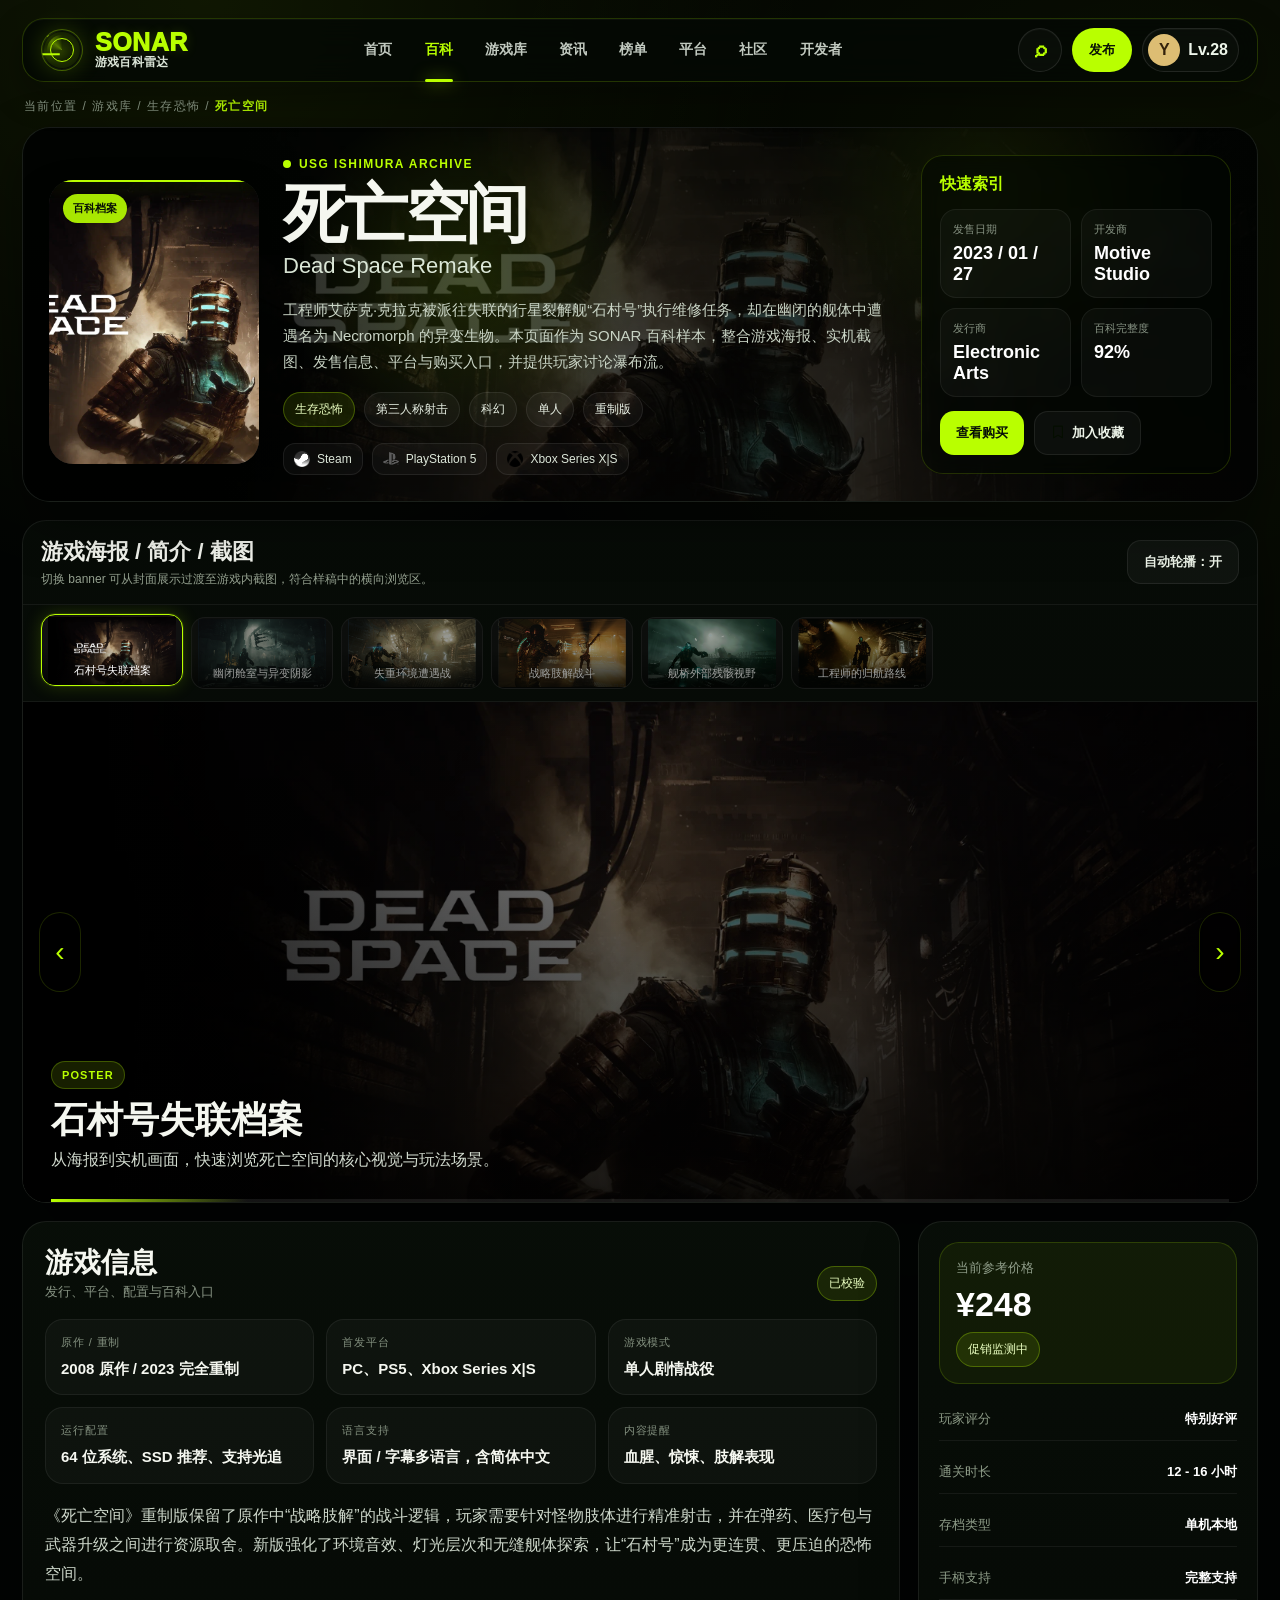
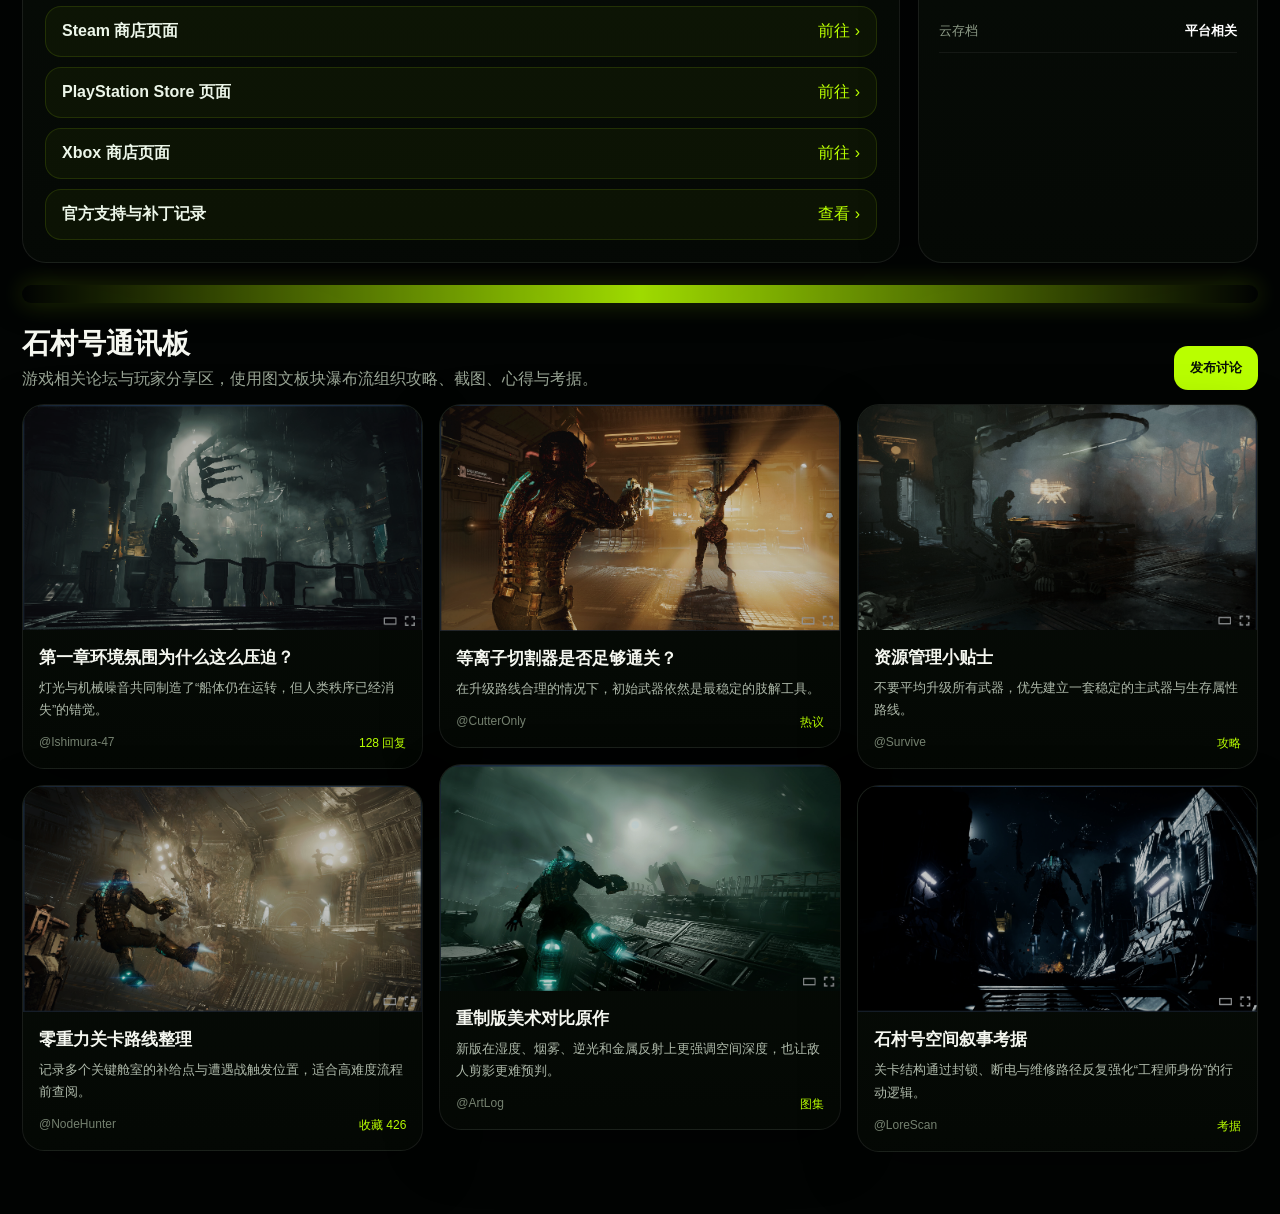
<file: docs/作业二_sonar/sonar_library_page/index.html>
<!DOCTYPE html>
<html lang="zh-CN">
<head>
  <meta charset="UTF-8" />
  <meta name="viewport" content="width=device-width, initial-scale=1.0" />
  <title>SONAR Library - Dead Space</title>
  <style>
    :root{
      --bg:#030503;
      --panel:#071007;
      --panel-2:#0b140c;
      --panel-3:#101a10;
      --line:rgba(185,255,0,.16);
      --line-strong:rgba(185,255,0,.34);
      --green:#b9ff00;
      --green-soft:rgba(185,255,0,.12);
      --text:#f5f7f0;
      --muted:#9aa498;
      --soft:#697463;
      --shadow:0 20px 54px rgba(0,0,0,.42);
      --radius:22px;
    }
    *{box-sizing:border-box}
    html{scroll-behavior:smooth}
    body{
      margin:0;
      color:var(--text);
      font-family:Inter,Arial,"Microsoft YaHei",sans-serif;
      background:
        radial-gradient(circle at 16% 0%, rgba(185,255,0,.08), transparent 20%),
        radial-gradient(circle at 90% 8%, rgba(185,255,0,.05), transparent 24%),
        #020403;
      overflow-x:hidden;
    }
    body::before{
      content:"";position:fixed;inset:0;pointer-events:none;z-index:-1;opacity:.18;
      background:
        repeating-linear-gradient(0deg, rgba(255,255,255,.035) 0 1px, transparent 1px 42px),
        repeating-linear-gradient(90deg, rgba(255,255,255,.03) 0 1px, transparent 1px 42px);
      mask-image:linear-gradient(to bottom, rgba(0,0,0,.9), rgba(0,0,0,.18));
    }
    .page{max-width:1460px;margin:auto;padding:18px 22px 54px}
    .nav{
      height:62px;border:1px solid var(--line);border-radius:20px;background:rgba(7,12,7,.82);
      display:flex;align-items:center;justify-content:space-between;gap:18px;padding:0 18px;position:sticky;top:12px;z-index:50;backdrop-filter:blur(16px);box-shadow:var(--shadow)
    }
    .brand{display:flex;align-items:center;gap:12px}.logo{width:40px;height:40px;border-radius:50%;border:1px solid var(--line-strong);display:grid;place-items:center;background:rgba(185,255,0,.08);box-shadow:0 0 18px rgba(185,255,0,.18)}
    .logo img{width:24px;height:24px;filter:brightness(0) saturate(100%) invert(88%) sepia(95%) saturate(810%) hue-rotate(33deg) brightness(106%) contrast(101%)}
    .brand strong{display:block;font-size:24px;line-height:1;color:var(--green)}.brand span{display:block;font-size:12px;color:#dbe6d5;line-height:1.2}.links{display:flex;gap:32px;font-size:14px}.links a{color:#d2dad0;text-decoration:none;position:relative}.links .active{color:var(--green)}.links .active::after{content:"";position:absolute;left:0;right:0;bottom:-20px;height:2px;background:var(--green);box-shadow:0 0 12px rgba(185,255,0,.5)}
    .nav-actions{display:flex;align-items:center;gap:10px}.icon-btn,.user{height:40px;border:1px solid rgba(255,255,255,.1);border-radius:999px;display:grid;place-items:center;background:rgba(255,255,255,.02)}.icon-btn{width:40px}.icon-btn img{width:18px;filter:brightness(0) saturate(100%) invert(88%) sepia(95%) saturate(810%) hue-rotate(33deg) brightness(106%) contrast(101%)}.user{display:flex;padding:0 10px 0 4px;gap:8px}.avatar{width:30px;height:30px;border-radius:50%;background:#ddbd73;color:#33210b;display:grid;place-items:center;font-weight:900}.crumb{margin:16px 2px 12px;color:#8d9b88;font-size:12px;letter-spacing:.12em;text-transform:uppercase}.crumb b{color:var(--green)}

    .hero-card{position:relative;border:1px solid rgba(255,255,255,.08);border-radius:28px;background:linear-gradient(180deg,rgba(7,13,7,.94),rgba(4,8,5,.96));box-shadow:var(--shadow);overflow:hidden;isolation:isolate}
    .hero-card::before{content:"";position:absolute;inset:0;background:linear-gradient(90deg, rgba(0,0,0,.82) 0%, rgba(0,0,0,.56) 48%, rgba(0,0,0,.88) 100%), url('assets/games/deadspace_cover.png') center/cover no-repeat;opacity:.72;z-index:-2;filter:saturate(.84) brightness(.78)}
    .hero-card::after{content:"";position:absolute;inset:0;background:radial-gradient(circle at 36% 40%, rgba(185,255,0,.12), transparent 22%), radial-gradient(circle at 78% 18%, rgba(185,255,0,.08), transparent 20%);z-index:-1}
    .hero-inner{display:grid;grid-template-columns:210px minmax(0,1fr) 310px;gap:24px;padding:26px;align-items:center}
    .cover-card{position:relative;border-radius:24px;overflow:hidden;min-height:284px;background:#111;box-shadow:0 22px 40px rgba(0,0,0,.45),0 0 0 1px rgba(255,255,255,.08) inset;transform:translateY(8px)}
    .cover-card img{width:100%;height:100%;object-fit:cover;display:block;position:absolute;inset:0}.cover-card .cover-tag{position:absolute;left:14px;top:14px;padding:7px 10px;border-radius:999px;background:rgba(185,255,0,.9);color:#071006;font-size:11px;font-weight:900}.cover-card .scanline{position:absolute;left:0;right:0;height:2px;background:var(--green);box-shadow:0 0 18px rgba(185,255,0,.58);animation:scanCover 3.4s infinite ease-in-out}
    .game-title{min-width:0}.game-title .eyebrow{display:inline-flex;align-items:center;gap:8px;color:var(--green);font-size:12px;letter-spacing:.12em;text-transform:uppercase;font-weight:900}.game-title .eyebrow i{width:8px;height:8px;background:var(--green);border-radius:50%;box-shadow:0 0 0 0 rgba(185,255,0,.58);animation:pulse 2s infinite}.game-title h1{margin:12px 0 8px;font-size:64px;line-height:.95;letter-spacing:-.05em}.game-title h2{margin:0;color:#dce8d8;font-size:22px;font-weight:500}.game-title p{margin:18px 0 0;color:#c9d4c5;line-height:1.75;font-size:15px;max-width:760px}.tag-row,.platform-row{display:flex;gap:9px;flex-wrap:wrap;margin-top:16px}.tag{display:inline-flex;align-items:center;gap:6px;padding:8px 11px;border:1px solid rgba(255,255,255,.08);border-radius:999px;background:rgba(255,255,255,.04);color:#e9f1e5;font-size:12px}.tag.green{border-color:rgba(185,255,0,.28);background:rgba(185,255,0,.1);color:#eaffc1}.platform{display:inline-flex;align-items:center;gap:7px;padding:7px 10px;border:1px solid rgba(255,255,255,.08);border-radius:12px;background:rgba(255,255,255,.035);font-size:12px;color:#dce6d9}.platform img{width:16px;height:16px;object-fit:contain;filter:grayscale(1) brightness(3)}
    .quick-panel{border:1px solid rgba(185,255,0,.16);background:rgba(3,8,3,.56);backdrop-filter:blur(8px);border-radius:22px;padding:18px;display:grid;gap:14px}.quick-panel h3{margin:0;font-size:16px;color:var(--green)}.metric-grid{display:grid;grid-template-columns:1fr 1fr;gap:10px}.metric{padding:12px;border:1px solid rgba(255,255,255,.06);border-radius:16px;background:rgba(255,255,255,.03)}.metric small{display:block;color:#879383;font-size:11px;margin-bottom:6px}.metric strong{font-size:18px;color:#fff}.hero-actions{display:flex;gap:10px;flex-wrap:wrap}.btn{border:none;border-radius:14px;padding:12px 16px;background:var(--green);color:#071006;font-weight:900;cursor:pointer}.btn.ghost{background:rgba(255,255,255,.04);border:1px solid rgba(255,255,255,.08);color:#eef5ea}.btn img{width:14px;margin-right:7px;vertical-align:-2px;filter:brightness(0) saturate(100%) invert(5%) sepia(38%) saturate(892%) hue-rotate(58deg) brightness(90%) contrast(102%)}

    .banner-section{margin-top:18px;border:1px solid rgba(255,255,255,.08);border-radius:24px;background:linear-gradient(180deg,rgba(7,12,7,.92),rgba(5,9,5,.94));box-shadow:var(--shadow);overflow:hidden}.banner-head{display:flex;align-items:center;justify-content:space-between;gap:16px;padding:16px 18px;border-bottom:1px solid rgba(255,255,255,.06)}.banner-head h2{margin:0;font-size:22px}.banner-head p{margin:4px 0 0;color:#94a08f;font-size:12px}.tabs{display:flex;align-items:center;gap:8px;overflow:auto;padding:12px 18px;border-bottom:1px solid rgba(255,255,255,.06);scrollbar-width:none}.tab{flex:0 0 auto;border:1px solid rgba(255,255,255,.08);border-radius:14px;overflow:hidden;width:142px;height:72px;background:#111;position:relative;cursor:pointer;opacity:.6;transition:.35s ease}.tab img{width:100%;height:100%;object-fit:cover}.tab::after{content:attr(data-title);position:absolute;left:0;right:0;bottom:0;padding:18px 8px 7px;font-size:11px;color:#fff;background:linear-gradient(transparent,rgba(0,0,0,.82));white-space:nowrap;overflow:hidden;text-overflow:ellipsis}.tab.active{opacity:1;border-color:var(--green);box-shadow:0 0 0 1px rgba(185,255,0,.1),0 0 18px rgba(185,255,0,.18);transform:translateY(-3px)}
    .banner-stage{position:relative;height:500px;background:#050805;overflow:hidden}.banner-image{position:absolute;inset:0;background-image:var(--banner);background-size:cover;background-position:center;filter:saturate(.88) brightness(.72);transform:scale(1.02);transition:background-image .35s ease, opacity .35s ease}.banner-stage.switching .banner-image{opacity:.38;transform:scale(1.05)}.banner-overlay{position:absolute;inset:0;background:linear-gradient(90deg,rgba(0,0,0,.86),rgba(0,0,0,.12) 48%,rgba(0,0,0,.76)),linear-gradient(180deg,transparent,rgba(0,0,0,.82));}.banner-copy{position:absolute;left:28px;bottom:28px;max-width:560px}.banner-copy .label{display:inline-flex;padding:7px 10px;border-radius:999px;background:rgba(185,255,0,.12);border:1px solid rgba(185,255,0,.25);color:var(--green);font-size:11px;font-weight:900;letter-spacing:.1em;text-transform:uppercase}.banner-copy h3{margin:12px 0 8px;font-size:36px;line-height:1.05}.banner-copy p{margin:0;color:#d2dbcf;line-height:1.7}.arrow{position:absolute;top:50%;transform:translateY(-50%);width:42px;height:80px;border:none;border-radius:999px;background:rgba(0,0,0,.42);color:var(--green);font-size:28px;cursor:pointer;border:1px solid rgba(185,255,0,.15);backdrop-filter:blur(6px)}.arrow.left{left:16px}.arrow.right{right:16px}.progress{position:absolute;left:28px;right:28px;bottom:0;height:3px;background:rgba(255,255,255,.08)}.progress i{display:block;height:100%;background:linear-gradient(90deg,var(--green),transparent);width:12%;transition:width .35s ease}

    .info-section{margin-top:18px;display:grid;grid-template-columns:minmax(0,1fr) 340px;gap:18px}.panel{border:1px solid rgba(255,255,255,.08);border-radius:24px;background:linear-gradient(180deg,rgba(8,14,8,.96),rgba(5,9,5,.96));box-shadow:var(--shadow)}.info-main{padding:22px}.section-title{display:flex;align-items:end;justify-content:space-between;gap:12px;margin-bottom:18px}.section-title h2{margin:0;font-size:28px}.section-title small{color:#879383}.info-grid{display:grid;grid-template-columns:repeat(3,1fr);gap:12px}.info-item{padding:15px;border:1px solid rgba(255,255,255,.06);border-radius:18px;background:rgba(255,255,255,.03)}.info-item small{display:block;color:#83907f;font-size:11px;letter-spacing:.08em;text-transform:uppercase;margin-bottom:8px}.info-item strong{display:block;font-size:15px;line-height:1.45}.intro-copy{margin-top:18px;color:#cdd7ca;line-height:1.8}.link-list{display:grid;gap:10px;margin-top:18px}.outlink{display:flex;align-items:center;justify-content:space-between;padding:14px 16px;border-radius:16px;border:1px solid rgba(185,255,0,.12);background:rgba(185,255,0,.045);color:#ecf6e9;text-decoration:none}.outlink span{color:var(--green)}.side-info{padding:20px}.price-card{padding:16px;border:1px solid rgba(185,255,0,.16);border-radius:20px;background:rgba(185,255,0,.06);margin-bottom:14px}.price-card small{display:block;color:#8e9c88}.price-card strong{display:block;font-size:34px;margin:8px 0;color:#fff}.side-list{display:grid;gap:10px}.side-row{display:flex;justify-content:space-between;gap:10px;padding:12px 0;border-bottom:1px solid rgba(255,255,255,.06);font-size:13px}.side-row span{color:#8e9c88}.side-row b{text-align:right;color:#fff}

    .divider{height:18px;margin:22px 0;border-radius:999px;background:linear-gradient(90deg,transparent,var(--green),transparent);box-shadow:0 0 24px rgba(185,255,0,.22);opacity:.86}
    .forum-section{margin-top:0}.forum-head{display:flex;justify-content:space-between;gap:16px;align-items:end;margin-bottom:14px}.forum-head h2{margin:0;font-size:28px}.forum-head p{margin:6px 0 0;color:#9ba797}.forum-grid{columns:3 300px;column-gap:16px}.post{break-inside:avoid;margin:0 0 16px;border:1px solid rgba(255,255,255,.08);border-radius:22px;background:linear-gradient(180deg,rgba(8,14,8,.96),rgba(4,8,4,.96));overflow:hidden;box-shadow:var(--shadow);transform:translateY(18px);opacity:0;animation:postIn .7s ease forwards}.post:nth-child(2){animation-delay:.08s}.post:nth-child(3){animation-delay:.16s}.post:nth-child(4){animation-delay:.24s}.post:nth-child(5){animation-delay:.32s}.post:nth-child(6){animation-delay:.4s}.post img{width:100%;display:block;filter:saturate(.9) brightness(.8)}.post-body{padding:16px}.post-body h3{margin:0 0 8px;font-size:17px}.post-body p{margin:0;color:#aeb9aa;font-size:13px;line-height:1.7}.post-meta{display:flex;justify-content:space-between;color:#74806f;font-size:12px;margin-top:14px}.badge{color:var(--green)}
    @keyframes pulse{0%{box-shadow:0 0 0 0 rgba(185,255,0,.55)}70%{box-shadow:0 0 0 12px rgba(185,255,0,0)}100%{box-shadow:0 0 0 0 rgba(185,255,0,0)}}@keyframes scanCover{0%{top:-5%}50%{top:104%}100%{top:104%}}@keyframes postIn{to{opacity:1;transform:translateY(0)}}
    @media(max-width:1100px){.links{gap:18px}.hero-inner{grid-template-columns:180px 1fr}.quick-panel{grid-column:1/-1}.info-section{grid-template-columns:1fr}.banner-stage{height:420px}.game-title h1{font-size:52px}}@media(max-width:760px){.page{padding:12px}.nav{height:auto;flex-wrap:wrap}.links{order:3;width:100%;overflow:auto;padding:6px 0}.hero-inner{grid-template-columns:1fr;padding:18px}.cover-card{min-height:360px;max-width:260px}.game-title h1{font-size:42px}.banner-stage{height:360px}.tabs{padding:10px}.tab{width:116px;height:62px}.info-grid{grid-template-columns:1fr}.forum-grid{columns:1}.banner-copy{left:18px;right:18px}.banner-copy h3{font-size:28px}.arrow{display:none}}
  

/* ===== SONAR unified identity / responsive touch system ===== */
:root{
  --sonar-green:#b9ff00;
  --sonar-bg:#030503;
  --sonar-panel:rgba(7,12,7,.86);
  --sonar-panel-2:rgba(11,18,11,.92);
  --sonar-border:rgba(185,255,0,.18);
  --sonar-border-strong:rgba(185,255,0,.34);
  --sonar-text:#f5f7f0;
  --sonar-muted:#a2ada0;
  --sonar-touch:48px;
  --sonar-radius:20px;
}
html{scroll-padding-top:96px;-webkit-text-size-adjust:100%}
body{min-width:320px;overscroll-behavior-y:none}
a,button,.filter-chip,.smart-chip,.tab,.sale,.game,.post,.result-card{ -webkit-tap-highlight-color: transparent; }
button,a{touch-action:manipulation}

.sonar-nav.nav,.nav.sonar-nav{
  height:64px;min-height:64px;
  border:1px solid var(--sonar-border)!important;
  border-radius:22px!important;
  background:rgba(4,9,4,.84)!important;
  box-shadow:0 14px 34px rgba(0,0,0,.32), inset 0 1px 0 rgba(255,255,255,.03)!important;
  backdrop-filter:blur(16px) saturate(1.08);
  display:flex;align-items:center;justify-content:space-between;gap:18px;
  padding:0 18px!important;
  position:sticky;top:max(10px, env(safe-area-inset-top));z-index:80;
}
.sonar-brand.brand,.brand.sonar-brand{
  display:flex;align-items:center;gap:12px;color:var(--sonar-green)!important;text-decoration:none;flex:0 0 auto;min-width:max-content;
}
.sonar-brand strong{display:block!important;font-size:25px!important;letter-spacing:.02em;line-height:1!important;color:var(--sonar-green)!important;text-transform:uppercase;font-weight:950!important;text-shadow:0 0 12px rgba(185,255,0,.16)}
.sonar-brand span span,.sonar-brand .brand-sub{display:block!important;font-size:12px!important;line-height:1.2!important;color:#dce6d8!important;font-weight:600!important;letter-spacing:.02em;text-transform:none!important}
.sonar-mark{width:42px;height:42px;border-radius:50%;display:grid;place-items:center;position:relative;flex:0 0 auto;border:1px solid var(--sonar-border-strong);background:radial-gradient(circle,rgba(185,255,0,.18),rgba(185,255,0,.03) 62%,rgba(0,0,0,.3));box-shadow:0 0 22px rgba(185,255,0,.18), inset 0 0 0 1px rgba(255,255,255,.04);overflow:hidden}
.sonar-mark:before{content:"";position:absolute;inset:8px;border-radius:50%;border:1.5px solid var(--sonar-green);box-shadow:0 0 0 6px rgba(185,255,0,.07)}
.sonar-mark:after{content:"";position:absolute;width:1.5px;height:34px;background:var(--sonar-green);box-shadow:0 0 10px rgba(185,255,0,.65);transform:rotate(90deg)}
.sonar-mark .mark-dot{width:7px;height:7px;background:var(--sonar-green);border-radius:50%;z-index:1;box-shadow:0 0 14px rgba(185,255,0,.7)}
.sonar-mark .sweep{position:absolute;inset:5px;border-radius:50%;background:conic-gradient(from 0deg, transparent 0 73%,rgba(185,255,0,.38),transparent 100%);animation:sonarMarkSweep 3.6s linear infinite}
@keyframes sonarMarkSweep{to{transform:rotate(360deg)}}

.sonar-links.links,.links.sonar-links{display:flex;align-items:center;justify-content:center;gap:clamp(18px,2.2vw,34px);font-size:14px;min-width:0;white-space:nowrap;scrollbar-width:none}
.sonar-links::-webkit-scrollbar{display:none}
.sonar-links a{color:#d2dad0!important;text-decoration:none!important;position:relative;display:inline-flex;align-items:center;justify-content:center;min-height:44px;padding:0 2px;font-weight:650;opacity:.92}
.sonar-links a.active{color:var(--sonar-green)!important;opacity:1}
.sonar-links a.active::after{content:"";position:absolute;left:2px;right:2px;bottom:-10px;height:3px;border-radius:999px;background:var(--sonar-green);box-shadow:0 0 16px rgba(185,255,0,.6)}
.sonar-actions.nav-actions,.nav-actions.sonar-actions{display:flex;align-items:center;gap:10px;flex:0 0 auto}
.sonar-actions .icon-btn,.sonar-actions .publish,.sonar-actions .user{min-width:44px;min-height:44px;height:44px;border-radius:999px!important;border:1px solid rgba(255,255,255,.10)!important;background:rgba(255,255,255,.025)!important;color:var(--sonar-green)!important;text-decoration:none;display:flex;align-items:center;justify-content:center;font-weight:900;box-shadow:inset 0 1px 0 rgba(255,255,255,.03)}
.sonar-actions .publish{padding:0 16px;background:var(--sonar-green)!important;color:#071006!important;border-color:rgba(185,255,0,.5)!important}
.sonar-actions .user{padding:0 10px 0 5px;gap:8px;color:#eef6ea!important}
.sonar-actions .avatar{width:32px!important;height:32px!important;border-radius:50%;display:grid;place-items:center;background:#ddbd73!important;color:#33210b!important;font-weight:900!important}
.sonar-search-glyph{font-size:22px;line-height:1;transform:translateY(-1px)}

.btn,.pill,.search button,.search-submit,.cta-btn,.action-btn.primary,.publish{
  transition:transform .22s ease, box-shadow .22s ease, filter .22s ease, background .22s ease;
}
.btn:hover,.pill:hover,.search button:hover,.search-submit:hover,.cta-btn:hover,.action-btn.primary:hover,.publish:hover{transform:translateY(-1px);box-shadow:0 0 22px rgba(185,255,0,.20)}
.btn:active,.pill:active,.search button:active,.search-submit:active,.cta-btn:active,.action-btn:active,.filter-chip:active,.smart-chip:active{transform:scale(.98)}
.sonar-pressed{animation:sonarPress .34s ease both}@keyframes sonarPress{0%{box-shadow:0 0 0 0 rgba(185,255,0,.35)}100%{box-shadow:0 0 0 10px rgba(185,255,0,0)}}

/* interactive scan on search focus */
.search-shell,.search{position:relative;overflow:hidden}
.search-shell::after,.search::after{content:"";position:absolute;inset:-1px;pointer-events:none;opacity:0;transform:translateX(-130%);background:linear-gradient(105deg,transparent 0 38%,rgba(185,255,0,.20) 48%,rgba(255,255,255,.13) 50%,rgba(185,255,0,.16) 52%,transparent 64%);mix-blend-mode:screen}
.search-shell:focus-within,.search:focus-within{border-color:rgba(185,255,0,.62)!important;box-shadow:0 0 0 2px rgba(185,255,0,.08),0 0 30px rgba(185,255,0,.18),0 24px 40px rgba(0,0,0,.32)!important}
.search-shell:focus-within::after,.search:focus-within::after{opacity:1;animation:sonarSearchSweep 1.45s ease infinite}
@keyframes sonarSearchSweep{0%{transform:translateX(-130%)}60%,100%{transform:translateX(130%)}}

/* result refresh feedback shared by game-library page */
body.results-refreshing .results-col > .panel,body.results-refreshing .result-card{filter:blur(5px) brightness(.7);transform:translateY(14px) scale(.985);opacity:.56;transition:.28s ease}
.results-col{position:relative}.results-col::after{content:"";position:absolute;left:0;right:0;top:0;height:2px;background:linear-gradient(90deg,transparent,var(--sonar-green),transparent);opacity:0;transform:translateX(-110%);box-shadow:0 0 18px rgba(185,255,0,.5);pointer-events:none;z-index:5}
body.results-refreshing .results-col::after{opacity:1;animation:sonarResultScan .72s ease}@keyframes sonarResultScan{to{transform:translateX(110%)}}
body.results-refreshed .result-card{animation:sonarResultPop .58s cubic-bezier(.22,1,.36,1) both}.result-card:nth-of-type(2){animation-delay:.04s}.result-card:nth-of-type(3){animation-delay:.09s}.result-card:nth-of-type(4){animation-delay:.14s}.result-card:nth-of-type(5){animation-delay:.19s}@keyframes sonarResultPop{from{opacity:.35;filter:blur(5px);transform:translateY(22px) scale(.975)}to{opacity:1;filter:none;transform:none}}

/* tablet and mobile dead-zone handling */
@media (pointer:coarse){
  .btn,.pill,.search button,.search-submit,.cta-btn,.action-btn,.filter-chip,.smart-chip,.tab,.icon-btn,.sonar-links a{min-height:var(--sonar-touch)}
  .links a,.sonar-links a{padding-left:6px;padding-right:6px}
}
@media (max-width:1180px) and (min-width:761px){
  .page{padding-left:max(18px,calc(env(safe-area-inset-left) + 18px))!important;padding-right:max(18px,calc(env(safe-area-inset-right) + 18px))!important}
  .sonar-nav.nav{gap:14px}
  .sonar-links.links{gap:22px;overflow-x:auto;justify-content:flex-start;flex:1;padding:0 6px 4px}
  .sonar-actions .publish{display:none}
  .hero-content,.hero-inner{touch-action:pan-y}
}
@media (max-width:760px){
  html{scroll-padding-top:132px}
  .page{padding-left:max(12px,calc(env(safe-area-inset-left) + 12px))!important;padding-right:max(12px,calc(env(safe-area-inset-right) + 12px))!important;padding-bottom:max(28px,calc(env(safe-area-inset-bottom) + 28px))!important}
  .sonar-nav.nav{height:auto!important;min-height:0;align-items:center;flex-wrap:wrap;padding:12px 12px 10px!important;top:max(8px,env(safe-area-inset-top));border-radius:18px!important;gap:10px}
  .sonar-brand strong{font-size:21px!important}.sonar-brand .brand-sub{font-size:11px!important}.sonar-mark{width:38px;height:38px}
  .sonar-actions{margin-left:auto}.sonar-actions .publish{display:none!important}.sonar-actions .user span{display:none}.sonar-actions .user{padding:0 5px!important}.sonar-actions .icon-btn{width:44px}
  .sonar-links.links{order:3;width:100%;justify-content:flex-start;overflow-x:auto;gap:14px;padding:4px 6px 2px;scroll-snap-type:x proximity;mask-image:linear-gradient(90deg,transparent 0,#000 18px,#000 calc(100% - 18px),transparent 100%)}
  .sonar-links a{scroll-snap-align:start;font-size:13px;min-width:44px;padding:0 4px}.sonar-links a.active::after{bottom:-4px;height:2px}
  .search-shell,.search{border-radius:18px!important}.search-input{min-width:0}.search-submit,.search button{flex:0 0 54px!important;width:54px!important;border-radius:14px!important}
  .hero,.hero-card,.banner-section,.panel,.schedule-shell{border-radius:20px!important}
  .result-card,.sale,.game,.post{border-radius:18px!important}
  .forum-grid{column-gap:0!important}
}
@media (max-width:430px){
  .sonar-brand .brand-sub{display:none!important}.sonar-mark{width:34px;height:34px}.sonar-actions .user{display:none!important}
}

  
/* ===== SONAR final unified identity patch ===== */
:root{--sonar-green:#b9ff00;--sonar-bg:#020403;--sonar-panel:rgba(7,12,7,.86);--sonar-panel2:rgba(11,18,11,.9);--sonar-line:rgba(185,255,0,.22);--sonar-line-strong:rgba(185,255,0,.42);--sonar-text:#f5f7f0;--sonar-muted:#a7b1a3;--sonar-shadow:0 18px 46px rgba(0,0,0,.38)}
html{scroll-padding-top:calc(84px + env(safe-area-inset-top,0px))}
body{background-color:var(--sonar-bg)!important}
.nav.sonar-unified-nav{height:64px!important;min-height:64px!important;border:1px solid var(--sonar-line)!important;border-radius:22px!important;background:rgba(4,8,4,.84)!important;box-shadow:0 18px 46px rgba(0,0,0,.36), inset 0 1px 0 rgba(255,255,255,.035)!important;backdrop-filter:blur(18px)!important;padding:0 18px!important;display:flex!important;align-items:center!important;gap:18px!important;position:sticky!important;top:max(12px,env(safe-area-inset-top,0px))!important;z-index:200!important}
.sonar-logo{display:flex;align-items:center;gap:12px;text-decoration:none;color:var(--sonar-text);min-width:190px}
.sonar-logo__img{width:164px;height:42px;object-fit:contain;object-position:left center;display:block;filter:drop-shadow(0 0 10px rgba(185,255,0,.14));mix-blend-mode:screen}
.sonar-logo__sub{display:none;color:var(--sonar-green);font-size:11px;letter-spacing:.16em;white-space:nowrap;text-transform:uppercase}
.nav.sonar-unified-nav .brand{flex:0 0 auto!important;margin:0!important;padding:0!important}
.nav.sonar-unified-nav .links,.nav.sonar-unified-nav .nav-links{flex:1 1 auto!important;display:flex!important;align-items:center!important;justify-content:center!important;gap:26px!important;min-width:0!important;overflow-x:auto!important;scrollbar-width:none!important;white-space:nowrap!important}
.nav.sonar-unified-nav .links::-webkit-scrollbar,.nav.sonar-unified-nav .nav-links::-webkit-scrollbar{display:none}
.nav.sonar-unified-nav .links a,.nav.sonar-unified-nav .nav-links a{color:#d8e0d4!important;text-decoration:none!important;font-size:14px!important;line-height:44px!important;min-height:44px!important;padding:0 2px!important;position:relative!important}
.nav.sonar-unified-nav .links a.sonar-active,.nav.sonar-unified-nav .nav-links a.sonar-active{color:var(--sonar-green)!important;font-weight:800!important}
.nav.sonar-unified-nav .links a.sonar-active::after,.nav.sonar-unified-nav .nav-links a.sonar-active::after{content:""!important;position:absolute!important;left:0!important;right:0!important;bottom:0!important;height:3px!important;background:var(--sonar-green)!important;border-radius:999px!important;box-shadow:0 0 14px rgba(185,255,0,.55)!important}
.sonar-nav-actions{display:flex!important;align-items:center!important;gap:10px!important;flex:0 0 auto!important}
.sonar-icon-btn,.sonar-publish,.sonar-user{min-width:44px;height:44px;border:1px solid rgba(255,255,255,.1);border-radius:999px;background:rgba(255,255,255,.035);color:var(--sonar-green);display:inline-flex;align-items:center;justify-content:center;text-decoration:none;box-shadow:inset 0 1px 0 rgba(255,255,255,.03);transition:transform .18s ease,border-color .18s ease,background .18s ease,box-shadow .18s ease}
.sonar-icon-btn:hover,.sonar-publish:hover{transform:translateY(-2px);border-color:var(--sonar-line-strong);box-shadow:0 10px 20px rgba(0,0,0,.24),0 0 16px rgba(185,255,0,.13)}
.sonar-icon{width:18px;height:18px;position:relative;display:inline-block}
.sonar-icon.search::before{content:"";position:absolute;left:1px;top:1px;width:11px;height:11px;border:1.8px solid currentColor;border-radius:50%}
.sonar-icon.search::after{content:"";position:absolute;width:8px;height:1.8px;background:currentColor;border-radius:2px;transform:rotate(45deg);right:0;bottom:2px;box-shadow:0 0 8px currentColor}
.sonar-publish{padding:0 16px;background:var(--sonar-green);color:#071006!important;border-color:rgba(185,255,0,.5);font-size:13px;font-weight:900}
.sonar-user{padding:0 10px 0 5px;gap:8px;color:#eaf2e6!important}
.sonar-avatar{width:32px;height:32px;border-radius:50%;background:linear-gradient(135deg,#f5d28b,#ba8841);color:#2f210c;display:grid;place-items:center;font-weight:900}
.sonar-user b{font-size:14px;color:#f1f6ee}
button,.btn,.action-btn,.cta-btn,.pill,.tab,.filter-chip,.smart-chip,.sample-chip,.sonar-tap{min-height:44px;touch-action:manipulation}
a,button,.filter-chip,.tab{-webkit-tap-highlight-color:rgba(185,255,0,.18)}
@media(max-width:1024px){.nav.sonar-unified-nav{height:auto!important;min-height:64px!important;flex-wrap:wrap!important;padding:10px 14px!important}.sonar-logo{min-width:160px}.sonar-logo__img{width:142px;height:38px}.nav.sonar-unified-nav .links,.nav.sonar-unified-nav .nav-links{order:3;width:100%;justify-content:flex-start!important;gap:22px!important;padding:2px max(4px,env(safe-area-inset-right,0px)) 0 max(4px,env(safe-area-inset-left,0px))!important;mask-image:linear-gradient(90deg,transparent,#000 18px,#000 calc(100% - 18px),transparent)}}
@media(max-width:640px){.page{padding-left:max(12px,env(safe-area-inset-left,0px))!important;padding-right:max(12px,env(safe-area-inset-right,0px))!important;padding-bottom:max(28px,env(safe-area-inset-bottom,0px))!important}.sonar-logo__img{width:122px;height:34px}.sonar-publish{display:none}.sonar-user b{display:none}.sonar-user{padding-right:5px}.nav.sonar-unified-nav .links a,.nav.sonar-unified-nav .nav-links a{font-size:13px!important;line-height:42px!important;min-height:42px!important}}

</style>
</head>
<body>
  <main class="page">
    <header class="nav sonar-nav">
      <a class="brand sonar-brand" href="../sonar_homepage/index.html" aria-label="SONAR 首页">
        <span class="sonar-mark"><span class="sweep"></span><span class="mark-dot"></span></span>
        <span><strong>SONAR</strong><span class="brand-sub">游戏百科雷达</span></span>
      </a>
      <nav class="links sonar-links" aria-label="主导航">
        <a href="../sonar_homepage/index.html">首页</a>
        <a class="active" href="./index.html">百科</a>
        <a href="../sonar_search_page/index.html">游戏库</a>
        <a href="#">资讯</a>
        <a href="#">榜单</a>
        <a href="#">平台</a>
        <a href="#">社区</a>
        <a href="#">开发者</a>
      </nav>
      <div class="nav-actions sonar-actions">
        <a class="icon-btn" href="../sonar_search_page/index.html" aria-label="搜索"><span class="sonar-search-glyph">⌕</span></a>
        <button class="publish" type="button">发布</button>
        <div class="user"><div class="avatar">Y</div><span>Lv.28</span></div>
      </div>
    </header>
    <div class="crumb">当前位置 / 游戏库 / 生存恐怖 / <b>死亡空间</b></div>

    <section class="hero-card">
      <div class="hero-inner">
        <div class="cover-card"><img src="assets/games/deadspace_cover.png" alt="Dead Space poster"><span class="cover-tag">百科档案</span><span class="scanline"></span></div>
        <div class="game-title">
          <div class="eyebrow"><i></i>USG Ishimura Archive</div>
          <h1>死亡空间</h1>
          <h2>Dead Space Remake</h2>
          <p>工程师艾萨克·克拉克被派往失联的行星裂解舰“石村号”执行维修任务，却在幽闭的舰体中遭遇名为 Necromorph 的异变生物。本页面作为 SONAR 百科样本，整合游戏海报、实机截图、发售信息、平台与购买入口，并提供玩家讨论瀑布流。</p>
          <div class="tag-row"><span class="tag green">生存恐怖</span><span class="tag">第三人称射击</span><span class="tag">科幻</span><span class="tag">单人</span><span class="tag">重制版</span></div>
          <div class="platform-row"><span class="platform"><img src="assets/platform/steam.png">Steam</span><span class="platform"><img src="assets/platform/playstation.png">PlayStation 5</span><span class="platform"><img src="assets/platform/xbox.png">Xbox Series X|S</span></div>
        </div>
        <aside class="quick-panel">
          <h3>快速索引</h3>
          <div class="metric-grid"><div class="metric"><small>发售日期</small><strong>2023 / 01 / 27</strong></div><div class="metric"><small>开发商</small><strong>Motive Studio</strong></div><div class="metric"><small>发行商</small><strong>Electronic Arts</strong></div><div class="metric"><small>百科完整度</small><strong>92%</strong></div></div>
          <div class="hero-actions"><button class="btn">查看购买</button><button class="btn ghost"><img src="assets/icons/bookmark.svg">加入收藏</button></div>
        </aside>
      </div>
    </section>

    <section class="banner-section">
      <div class="banner-head"><div><h2>游戏海报 / 简介 / 截图</h2><p>切换 banner 可从封面展示过渡至游戏内截图，符合样稿中的横向浏览区。</p></div><button class="btn ghost" id="autoBtn">自动轮播：开</button></div>
      <div class="tabs" id="thumbs"></div>
      <div class="banner-stage" id="stage">
        <div class="banner-image" id="bannerImage"></div><div class="banner-overlay"></div>
        <button class="arrow left" id="prev">‹</button><button class="arrow right" id="next">›</button>
        <div class="banner-copy"><span class="label" id="bannerLabel">poster</span><h3 id="bannerTitle">石村号失联档案</h3><p id="bannerDesc">从海报到实机画面，快速浏览死亡空间的核心视觉与玩法场景。</p></div>
        <div class="progress"><i id="progress"></i></div>
      </div>
    </section>

    <section class="info-section">
      <article class="panel info-main">
        <div class="section-title"><div><h2>游戏信息</h2><small>发行、平台、配置与百科入口</small></div><span class="tag green">已校验</span></div>
        <div class="info-grid">
          <div class="info-item"><small>原作 / 重制</small><strong>2008 原作 / 2023 完全重制</strong></div>
          <div class="info-item"><small>首发平台</small><strong>PC、PS5、Xbox Series X|S</strong></div>
          <div class="info-item"><small>游戏模式</small><strong>单人剧情战役</strong></div>
          <div class="info-item"><small>运行配置</small><strong>64 位系统、SSD 推荐、支持光追</strong></div>
          <div class="info-item"><small>语言支持</small><strong>界面 / 字幕多语言，含简体中文</strong></div>
          <div class="info-item"><small>内容提醒</small><strong>血腥、惊悚、肢解表现</strong></div>
        </div>
        <p class="intro-copy">《死亡空间》重制版保留了原作中“战略肢解”的战斗逻辑，玩家需要针对怪物肢体进行精准射击，并在弹药、医疗包与武器升级之间进行资源取舍。新版强化了环境音效、灯光层次和无缝舰体探索，让“石村号”成为更连贯、更压迫的恐怖空间。</p>
        <div class="link-list"><a class="outlink" href="#"><b>Steam 商店页面</b><span>前往 ›</span></a><a class="outlink" href="#"><b>PlayStation Store 页面</b><span>前往 ›</span></a><a class="outlink" href="#"><b>Xbox 商店页面</b><span>前往 ›</span></a><a class="outlink" href="#"><b>官方支持与补丁记录</b><span>查看 ›</span></a></div>
      </article>
      <aside class="panel side-info">
        <div class="price-card"><small>当前参考价格</small><strong>¥248</strong><span class="tag green">促销监测中</span></div>
        <div class="side-list"><div class="side-row"><span>玩家评分</span><b>特别好评</b></div><div class="side-row"><span>通关时长</span><b>12 - 16 小时</b></div><div class="side-row"><span>存档类型</span><b>单机本地</b></div><div class="side-row"><span>手柄支持</span><b>完整支持</b></div><div class="side-row"><span>云存档</span><b>平台相关</b></div></div>
      </aside>
    </section>

    <div class="divider"></div>

    <section class="forum-section">
      <div class="forum-head"><div><h2>石村号通讯板</h2><p>游戏相关论坛与玩家分享区，使用图文板块瀑布流组织攻略、截图、心得与考据。</p></div><button class="btn">发布讨论</button></div>
      <div class="forum-grid">
        <article class="post"><img src="assets/games/scene_01.png" alt="scene"><div class="post-body"><h3>第一章环境氛围为什么这么压迫？</h3><p>灯光与机械噪音共同制造了“船体仍在运转，但人类秩序已经消失”的错觉。</p><div class="post-meta"><span>@Ishimura-47</span><span class="badge">128 回复</span></div></div></article>
        <article class="post"><img src="assets/games/scene_02.png" alt="scene"><div class="post-body"><h3>零重力关卡路线整理</h3><p>记录多个关键舱室的补给点与遭遇战触发位置，适合高难度流程前查阅。</p><div class="post-meta"><span>@NodeHunter</span><span class="badge">收藏 426</span></div></div></article>
        <article class="post"><img src="assets/games/scene_03.png" alt="scene"><div class="post-body"><h3>等离子切割器是否足够通关？</h3><p>在升级路线合理的情况下，初始武器依然是最稳定的肢解工具。</p><div class="post-meta"><span>@CutterOnly</span><span class="badge">热议</span></div></div></article>
        <article class="post"><img src="assets/games/scene_04.png" alt="scene"><div class="post-body"><h3>重制版美术对比原作</h3><p>新版在湿度、烟雾、逆光和金属反射上更强调空间深度，也让敌人剪影更难预判。</p><div class="post-meta"><span>@ArtLog</span><span class="badge">图集</span></div></div></article>
        <article class="post"><img src="assets/games/scene_05.png" alt="scene"><div class="post-body"><h3>资源管理小贴士</h3><p>不要平均升级所有武器，优先建立一套稳定的主武器与生存属性路线。</p><div class="post-meta"><span>@Survive</span><span class="badge">攻略</span></div></div></article>
        <article class="post"><img src="assets/games/scene_06.png" alt="scene"><div class="post-body"><h3>石村号空间叙事考据</h3><p>关卡结构通过封锁、断电与维修路径反复强化“工程师身份”的行动逻辑。</p><div class="post-meta"><span>@LoreScan</span><span class="badge">考据</span></div></div></article>
      </div>
    </section>
  </main>
  <script>
    const banners = [
      {img:'assets/games/deadspace_cover.png', label:'poster', title:'石村号失联档案', desc:'从海报到实机画面，快速浏览死亡空间的核心视觉与玩法场景。'},
      {img:'assets/games/scene_01.png', label:'archive 01', title:'幽闭舱室与异变阴影', desc:'雷达记录到生物污染迹象，舰体内部的工业结构与怪物剪影共同构成强压迫感。'},
      {img:'assets/games/scene_02.png', label:'archive 02', title:'失重环境遭遇战', desc:'零重力段落改变了玩家对空间方向的判断，也让敌人从更多角度逼近。'},
      {img:'assets/games/scene_03.png', label:'archive 03', title:'战略肢解战斗', desc:'攻击肢体而不是身体中心，是死亡空间系列最具辨识度的战斗规则。'},
      {img:'assets/games/scene_04.png', label:'archive 04', title:'舰桥外部残骸视野', desc:'开阔场景中的低能见度与强背光，让科幻恐怖氛围从室内延伸到舰外。'},
      {img:'assets/games/scene_07.png', label:'archive 05', title:'工程师的归航路线', desc:'艾萨克的行动始终围绕维修、重启与逃生展开，玩家的身份感非常明确。'}
    ];
    let current=0, auto=true, timer=null;
    const thumbs=document.getElementById('thumbs'), stage=document.getElementById('stage'), img=document.getElementById('bannerImage'), title=document.getElementById('bannerTitle'), desc=document.getElementById('bannerDesc'), label=document.getElementById('bannerLabel'), prog=document.getElementById('progress'), autoBtn=document.getElementById('autoBtn');
    banners.forEach((b,i)=>{const t=document.createElement('button');t.className='tab';t.dataset.title=b.title;t.innerHTML=`<img src="${b.img}" alt="${b.title}">`;t.onclick=()=>setBanner(i);thumbs.appendChild(t);});
    function setBanner(i){current=(i+banners.length)%banners.length;stage.classList.add('switching');setTimeout(()=>{const b=banners[current];img.style.setProperty('--banner',`url('${b.img}')`);title.textContent=b.title;desc.textContent=b.desc;label.textContent=b.label;prog.style.width=((current+1)/banners.length*100)+'%';[...thumbs.children].forEach((t,idx)=>t.classList.toggle('active',idx===current));stage.classList.remove('switching');},160)}
    document.getElementById('prev').onclick=()=>setBanner(current-1);document.getElementById('next').onclick=()=>setBanner(current+1);autoBtn.onclick=()=>{auto=!auto;autoBtn.textContent='自动轮播：'+(auto?'开':'关')};
    function loop(){if(auto)setBanner(current+1);timer=setTimeout(loop,4200)}
    setBanner(0);timer=setTimeout(loop,4200);
  </script>

<script>
(function(){
  function ready(fn){ if(document.readyState==='loading') document.addEventListener('DOMContentLoaded', fn); else fn(); }
  ready(function(){
    document.querySelectorAll('button,.btn,.pill,.filter-chip,.smart-chip,.tab,.action-btn,.icon-btn').forEach(function(el){
      el.addEventListener('pointerdown', function(){ el.classList.remove('sonar-pressed'); void el.offsetWidth; el.classList.add('sonar-pressed'); }, {passive:true});
    });
    var chips = document.querySelectorAll('.filter-chip');
    var resultsTitle = document.querySelector('.results-status h2');
    chips.forEach(function(chip){
      chip.setAttribute('role','button'); chip.tabIndex = 0;
      function toggle(){
        chip.classList.toggle('active');
        document.body.classList.add('results-refreshing');
        document.body.classList.remove('results-refreshed');
        if(resultsTitle){
          var base = 920 + Math.floor(Math.random()*430);
          resultsTitle.textContent = '为你找到 ' + base.toLocaleString('zh-CN') + ' 个相关结果';
        }
        clearTimeout(window.__sonarRefreshTimer);
        window.__sonarRefreshTimer=setTimeout(function(){
          document.body.classList.remove('results-refreshing');
          document.body.classList.add('results-refreshed');
          setTimeout(function(){document.body.classList.remove('results-refreshed')},900);
        },620);
      }
      chip.addEventListener('click', toggle);
      chip.addEventListener('keydown', function(e){ if(e.key==='Enter'||e.key===' '){ e.preventDefault(); toggle(); }});
    });
    document.querySelectorAll('input').forEach(function(input){
      input.addEventListener('input',function(){ document.body.classList.add('sonar-typing'); clearTimeout(window.__sonarTyping); window.__sonarTyping=setTimeout(function(){document.body.classList.remove('sonar-typing')},350); });
    });
  });
})();
</script>

</body>
</html>
</file>
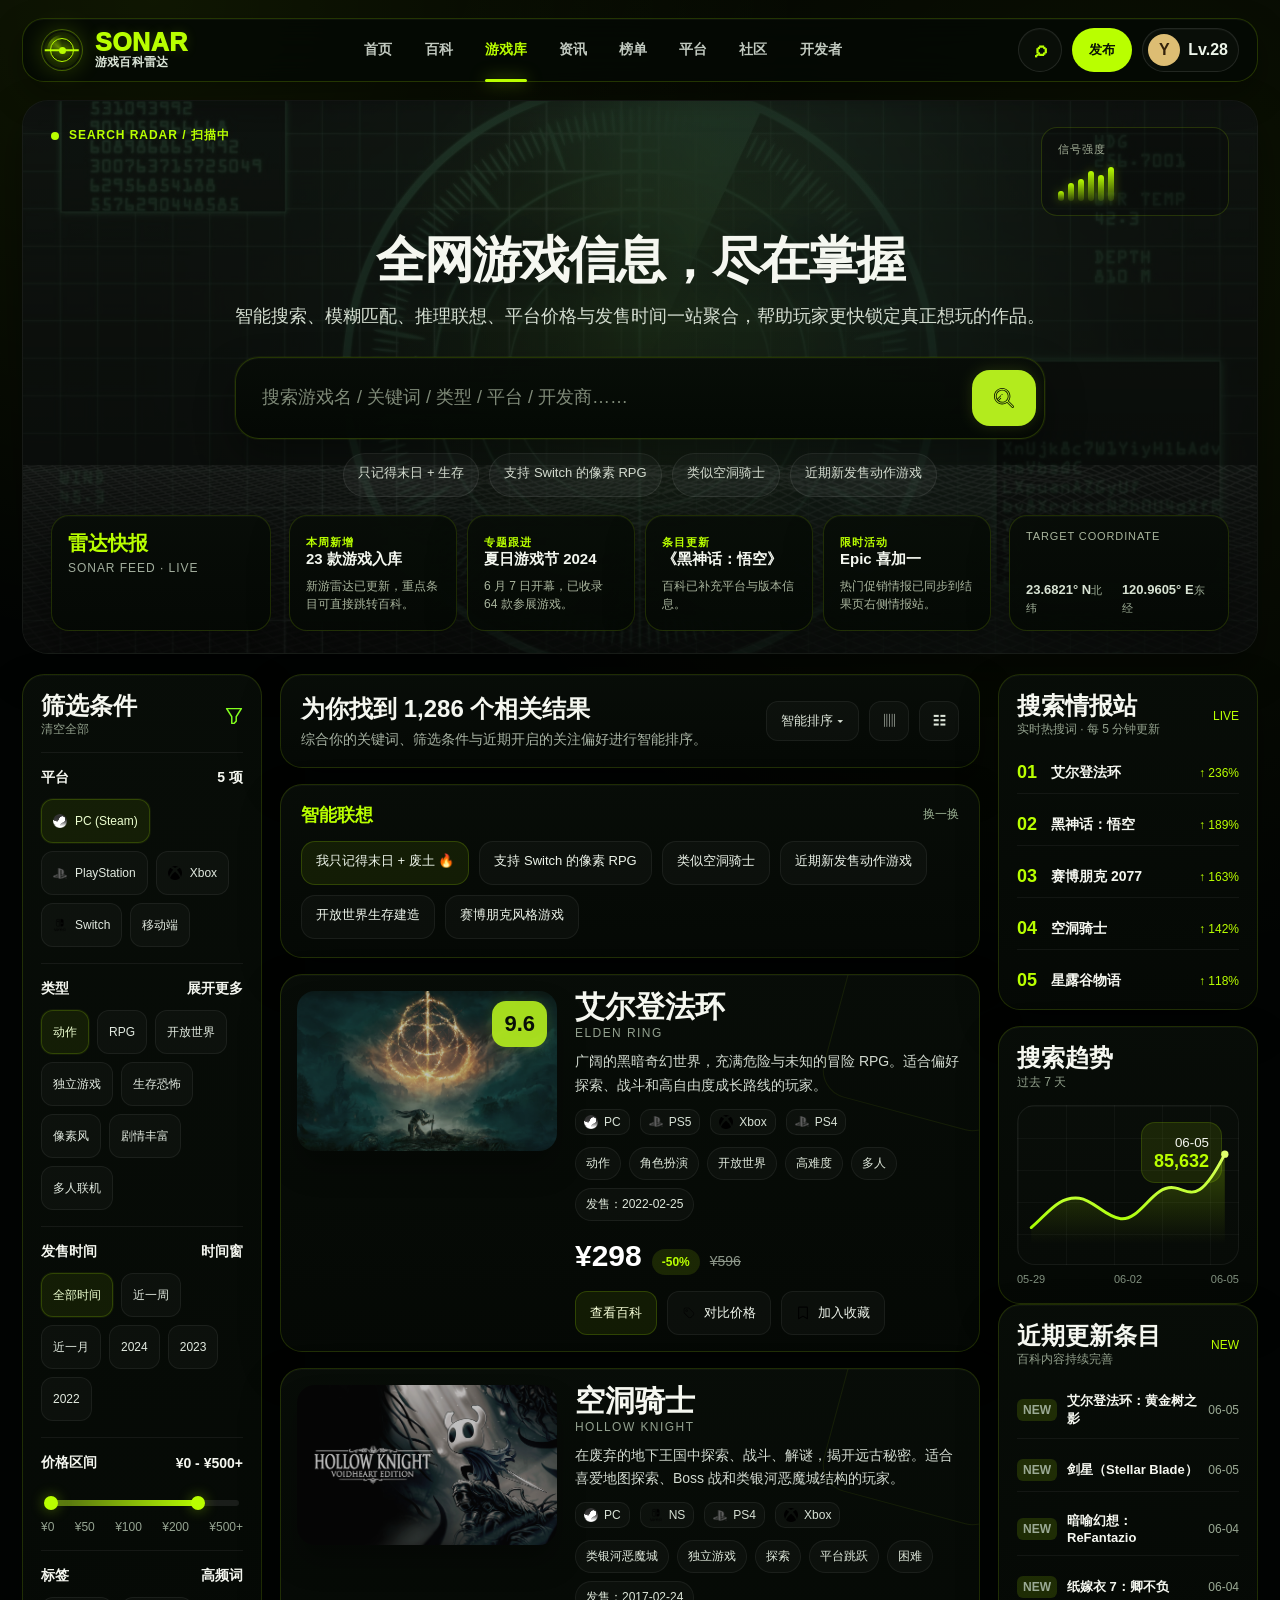
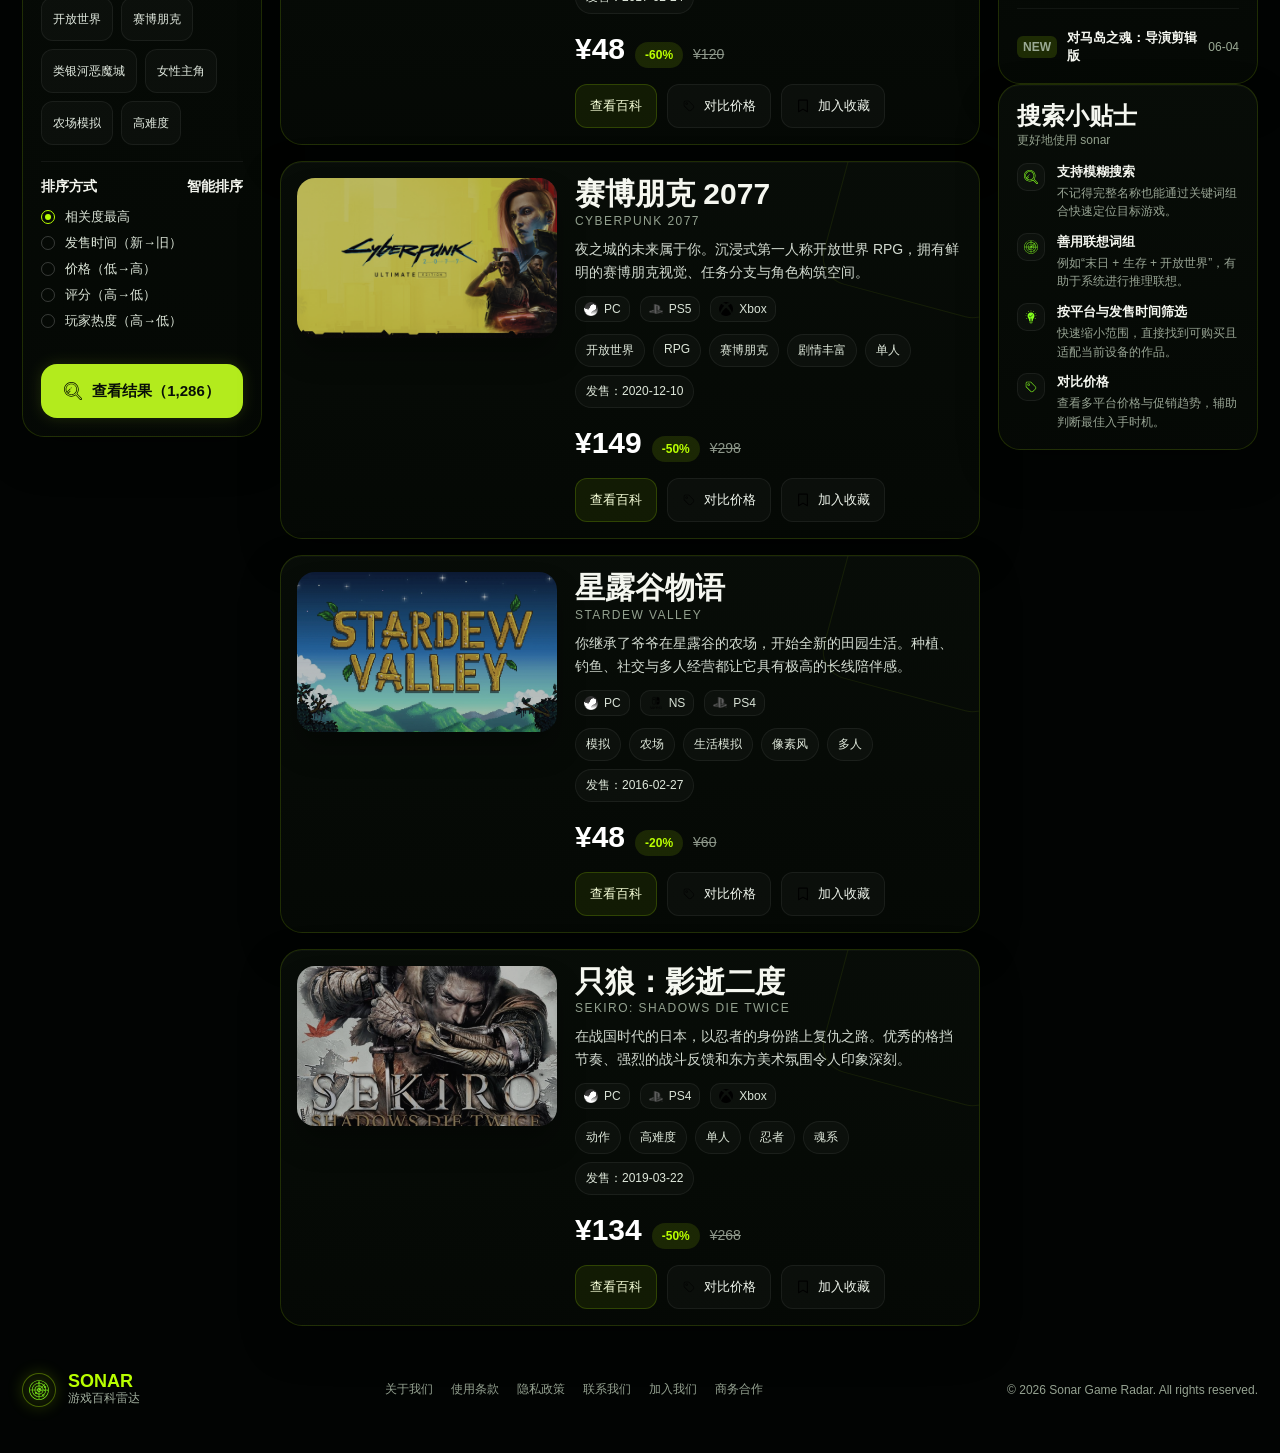
<file: docs/作业二_sonar/sonar_search_page/index.html>
<!DOCTYPE html>
<html lang="zh-CN">
<head>
  <meta charset="UTF-8" />
  <meta name="viewport" content="width=device-width, initial-scale=1.0" />
  <title>sonar search page</title>
  <style>
    :root{
      --bg:#030503;
      --panel:#071007;
      --panel-2:#0d160d;
      --panel-3:#101b10;
      --line:rgba(185,255,0,.16);
      --line-strong:rgba(185,255,0,.34);
      --green:#b9ff00;
      --green-2:#dbff77;
      --text:#f5f7f0;
      --muted:#9aa498;
      --soft:#697463;
      --shadow:0 18px 40px rgba(0,0,0,.34);
      --radius:20px;
    }
    *{box-sizing:border-box}
    html{scroll-behavior:smooth}
    body{
      margin:0;
      font-family:Inter,Arial,"Microsoft YaHei",sans-serif;
      color:var(--text);
      background:
        radial-gradient(circle at 12% 0%, rgba(185,255,0,.08), transparent 20%),
        radial-gradient(circle at 88% 8%, rgba(185,255,0,.06), transparent 24%),
        var(--bg);
      overflow-x:hidden;
    }
    body::before{
      content:"";position:fixed;inset:0;pointer-events:none;opacity:.22;z-index:-1;
      background:
        repeating-linear-gradient(0deg, rgba(255,255,255,.04) 0 1px, transparent 1px 42px),
        repeating-linear-gradient(90deg, rgba(255,255,255,.03) 0 1px, transparent 1px 42px);
      mask-image:linear-gradient(to bottom, rgba(0,0,0,.75), rgba(0,0,0,.18));
    }
    .page{max-width:1480px;margin:auto;padding:18px 22px 42px}
    .nav{
      height:62px;padding:0 18px;border:1px solid var(--line);border-radius:20px;
      background:rgba(7,12,7,.78);backdrop-filter:blur(16px);
      display:flex;align-items:center;justify-content:space-between;gap:18px;
      position:sticky;top:12px;z-index:40;box-shadow:0 10px 24px rgba(0,0,0,.24);
    }
    .brand{display:flex;align-items:center;gap:12px;flex:0 0 auto}
    .logo-wrap{display:flex;align-items:center;gap:12px}
    .logo-badge{width:40px;height:40px;border-radius:50%;display:grid;place-items:center;border:1px solid var(--line-strong);background:radial-gradient(circle at 50% 50%, rgba(185,255,0,.14), rgba(185,255,0,.02));box-shadow:0 0 16px rgba(185,255,0,.18)}
    .logo-badge img{width:24px;height:24px;filter:brightness(0) saturate(100%) invert(88%) sepia(95%) saturate(810%) hue-rotate(33deg) brightness(106%) contrast(101%)}
    .logo-text strong{display:block;font-size:24px;letter-spacing:.02em;color:var(--green);line-height:1}
    .logo-text span{display:block;font-size:12px;color:#dbe6d5;line-height:1.2}
    .nav-links{display:flex;align-items:center;gap:28px;font-size:14px;color:#d0d7ce}
    .nav-links a{text-decoration:none;color:inherit;position:relative}
    .nav-links a.active{color:var(--green)}
    .nav-links a.active::after{content:"";position:absolute;left:0;right:0;bottom:-20px;height:2px;background:var(--green);box-shadow:0 0 12px rgba(185,255,0,.5)}
    .nav-actions{display:flex;align-items:center;gap:10px}
    .icon-btn,.user-badge{height:40px;border-radius:999px;border:1px solid rgba(255,255,255,.1);display:flex;align-items:center;justify-content:center;background:rgba(255,255,255,.02)}
    .icon-btn{width:40px}
    .icon-btn img{width:18px;height:18px;filter:brightness(0) saturate(100%) invert(88%) sepia(95%) saturate(810%) hue-rotate(33deg) brightness(106%) contrast(101%)}
    .publish{padding:0 16px;font-size:13px;color:#101810;font-weight:800;background:var(--green);border-color:rgba(185,255,0,.4)}
    .user-badge{padding:0 8px 0 4px;gap:8px;color:#e8f2e3}
    .avatar{width:30px;height:30px;border-radius:50%;background:linear-gradient(135deg,#ffe8b0,#c79951);display:grid;place-items:center;color:#36240b;font-weight:900}
    .hero{
      margin-top:18px;border:1px solid rgba(255,255,255,.08);border-radius:26px;overflow:hidden;position:relative;background:linear-gradient(180deg, rgba(255,255,255,.02), rgba(255,255,255,.006));box-shadow:var(--shadow);
    }
    .hero::before{
      content:"";position:absolute;inset:0;background:
      linear-gradient(180deg, rgba(0,0,0,.18), rgba(0,0,0,.4)),
      url('assets/hero/radar-interface.jpg') center/cover no-repeat;
      opacity:.78;
    }
    .hero::after{
      content:"";position:absolute;left:0;right:0;bottom:0;height:34%;
      background:
        linear-gradient(180deg, transparent, rgba(0,0,0,.35) 24%, rgba(0,0,0,.72)),
        url('assets/hero/wireframe-landscape.jpg') center bottom/cover no-repeat;
      mix-blend-mode:screen;opacity:.56;
    }
    .hero-content{position:relative;z-index:1;padding:26px 28px 22px;min-height:456px;display:flex;flex-direction:column}
    .hero-head{display:flex;justify-content:space-between;gap:20px;align-items:flex-start}
    .scan-badge{display:flex;gap:10px;align-items:center;color:var(--green);font-size:12px;font-weight:800;letter-spacing:.08em;text-transform:uppercase}
    .scan-badge span{width:8px;height:8px;border-radius:50%;background:var(--green);box-shadow:0 0 0 0 rgba(185,255,0,.55);animation:pulse 2s infinite}
    .signal-panel{padding:14px 16px;border:1px solid var(--line);border-radius:16px;background:rgba(0,0,0,.24);min-width:188px}
    .signal-panel small,.coord-panel small{display:block;color:#a9b59d;font-size:11px;letter-spacing:.08em;text-transform:uppercase}
    .bars{display:flex;align-items:flex-end;gap:4px;height:34px;margin-top:10px}
    .bars i{display:block;width:6px;border-radius:3px;background:linear-gradient(180deg,var(--green),rgba(185,255,0,.18));box-shadow:0 0 10px rgba(185,255,0,.34);animation:equalize 1.6s infinite ease-in-out}
    .bars i:nth-child(1){height:10px}.bars i:nth-child(2){height:18px;animation-delay:.15s}.bars i:nth-child(3){height:22px;animation-delay:.28s}.bars i:nth-child(4){height:30px;animation-delay:.08s}.bars i:nth-child(5){height:26px;animation-delay:.4s}.bars i:nth-child(6){height:34px;animation-delay:.18s}
    .hero-main{display:grid;place-items:center;flex:1;padding-top:18px;padding-bottom:18px;text-align:center}
    .hero-title{max-width:960px}
    .hero-title h1{margin:0;font-size:58px;line-height:1.04;letter-spacing:-.04em;text-shadow:0 4px 28px rgba(0,0,0,.4)}
    .hero-title p{margin:16px auto 0;font-size:18px;line-height:1.6;color:#d4ddd0}
    .search-shell{margin:26px auto 14px;max-width:820px;display:flex;align-items:center;gap:12px;padding:8px;border-radius:24px;border:1px solid rgba(185,255,0,.32);background:rgba(3,7,3,.74);box-shadow:0 0 0 2px rgba(185,255,0,.06), 0 24px 40px rgba(0,0,0,.3)}
    .search-input{flex:1;height:64px;border:none;background:transparent;color:#fff;font-size:18px;padding:0 18px;outline:none}
    .search-input::placeholder{color:#6c7766}
    .search-submit{height:56px;width:64px;border:none;border-radius:18px;background:var(--green);cursor:pointer;display:grid;place-items:center;box-shadow:0 0 16px rgba(185,255,0,.2)}
    .search-submit img{width:20px;height:20px;filter:brightness(0) saturate(100%) invert(5%) sepia(38%) saturate(892%) hue-rotate(58deg) brightness(90%) contrast(102%)}
    .sample-row{display:flex;justify-content:center;gap:10px;flex-wrap:wrap;margin-top:10px}
    .sample-chip{padding:10px 14px;border-radius:999px;border:1px solid rgba(255,255,255,.08);background:rgba(255,255,255,.04);font-size:13px;color:#e5ede0}
    .hero-footer{display:grid;grid-template-columns:240px 1fr 240px;gap:18px;align-items:stretch}
    .feed-card, .coord-panel{padding:14px 16px;border:1px solid var(--line);border-radius:18px;background:rgba(2,6,2,.48);backdrop-filter:blur(6px)}
    .feed-card h3{margin:0;font-size:20px;color:var(--green)}
    .feed-card small{display:block;margin-top:4px;color:#a1ad9c;font-size:12px;letter-spacing:.08em;text-transform:uppercase}
    .ticker{display:grid;grid-template-columns:repeat(4,1fr);gap:10px}
    .ticker-item{padding:16px;border:1px solid rgba(185,255,0,.14);border-radius:18px;background:rgba(255,255,255,.025)}
    .ticker-item strong{display:block;font-size:15px;color:#f4f8f0}
    .ticker-item p{margin:8px 0 0;font-size:12px;line-height:1.55;color:#a9b59d}
    .ticker-item .mini-tag{display:inline-flex;align-items:center;gap:6px;color:var(--green);font-size:11px;font-weight:800;text-transform:uppercase;letter-spacing:.08em}
    .coord-panel{display:flex;flex-direction:column;justify-content:space-between}
    .coord-row{display:flex;justify-content:space-between;gap:12px;align-items:flex-end;margin-top:14px;color:#d8e3d3}
    .coord-row strong{font-size:13px}
    .coord-row span{font-size:11px;color:#9dad95}
    .main-layout{display:grid;grid-template-columns:280px minmax(0,1fr) 280px;gap:18px;margin-top:20px;align-items:start}
    .panel{border:1px solid rgba(255,255,255,.08);border-radius:22px;background:linear-gradient(180deg, rgba(8,14,8,.98), rgba(7,11,7,.96));box-shadow:var(--shadow)}
    .side-panel{padding:18px}
    .panel-head{display:flex;align-items:center;justify-content:space-between;gap:12px;margin-bottom:14px}
    .panel-head h2,.panel-head h3{margin:0;font-size:24px;line-height:1.1}
    .panel-head small{font-size:12px;color:#92a08c}
    .panel-head .subtle{font-size:12px;color:var(--green)}
    .filter-section{padding:16px 0;border-top:1px solid rgba(255,255,255,.06)}
    .filter-section:first-of-type{border-top:none;padding-top:0}
    .filter-title{display:flex;align-items:center;justify-content:space-between;margin-bottom:12px;font-size:14px;font-weight:800}
    .clear-link{font-size:12px;color:#9daf97;text-decoration:none}
    .chip-grid{display:flex;flex-wrap:wrap;gap:8px}
    .filter-chip{padding:9px 11px;border-radius:12px;border:1px solid rgba(255,255,255,.08);background:rgba(255,255,255,.03);font-size:12px;color:#e2eae0;display:flex;align-items:center;gap:8px}
    .filter-chip.active{border-color:rgba(185,255,0,.32);background:rgba(185,255,0,.10);color:#edffd0;box-shadow:0 0 0 1px rgba(185,255,0,.06)}
    .filter-chip img{width:14px;height:14px;object-fit:contain;filter:grayscale(1) brightness(3)}
    .range-group{padding-top:2px}
    .range-track{height:6px;border-radius:999px;background:rgba(255,255,255,.08);position:relative;margin:14px 4px}
    .range-fill{position:absolute;left:0;right:18%;top:0;bottom:0;border-radius:999px;background:linear-gradient(90deg,rgba(185,255,0,.3),var(--green))}
    .range-fill::before,.range-fill::after{content:"";position:absolute;top:50%;width:14px;height:14px;border-radius:50%;background:var(--green);transform:translateY(-50%);box-shadow:0 0 14px rgba(185,255,0,.4)}
    .range-fill::before{left:-1px}.range-fill::after{right:-1px}
    .range-legend{display:flex;justify-content:space-between;font-size:12px;color:#96a492}
    .sort-list{display:grid;gap:8px}
    .sort-item{display:flex;align-items:center;gap:10px;font-size:13px;color:#dce5d8}
    .sort-dot{width:14px;height:14px;border-radius:50%;border:1px solid rgba(255,255,255,.2);display:inline-flex;align-items:center;justify-content:center}
    .sort-dot::after{content:"";width:6px;height:6px;border-radius:50%;background:transparent}
    .sort-item.active .sort-dot{border-color:var(--green)}
    .sort-item.active .sort-dot::after{background:var(--green)}
    .cta-btn{margin-top:18px;width:100%;height:54px;border:none;border-radius:16px;background:var(--green);color:#081007;font-size:15px;font-weight:900;cursor:pointer;display:flex;align-items:center;justify-content:center;gap:10px;box-shadow:0 0 18px rgba(185,255,0,.18)}
    .cta-btn img{width:18px;height:18px;filter:brightness(0) saturate(100%) invert(5%) sepia(38%) saturate(892%) hue-rotate(58deg) brightness(90%) contrast(102%)}
    .results-col{display:flex;flex-direction:column;gap:16px}
    .results-top{padding:18px 20px}
    .results-status{display:flex;align-items:center;justify-content:space-between;gap:14px;flex-wrap:wrap}
    .results-status h2{margin:0;font-size:24px}
    .results-status p{margin:6px 0 0;color:#a8b3a4;font-size:14px}
    .results-controls{display:flex;align-items:center;gap:10px}
    .sort-btn,.view-btn{height:40px;border-radius:12px;border:1px solid rgba(255,255,255,.08);background:rgba(255,255,255,.03);color:#dfe7db;padding:0 14px;font-size:13px;display:flex;align-items:center;gap:8px}
    .view-btn{width:40px;justify-content:center;padding:0}
    .smart-card{padding:18px 20px}
    .smart-title{display:flex;align-items:center;justify-content:space-between;gap:10px;margin-bottom:14px}
    .smart-title h3{margin:0;font-size:18px;color:var(--green)}
    .smart-title a{font-size:12px;color:#9cb294;text-decoration:none}
    .smart-chip-row{display:flex;flex-wrap:wrap;gap:10px}
    .smart-chip{padding:10px 14px;border-radius:14px;border:1px solid rgba(255,255,255,.08);background:rgba(255,255,255,.03);font-size:13px;color:#edf4ea}
    .smart-chip.hot{border-color:rgba(185,255,0,.26);background:rgba(185,255,0,.08)}
    .result-card{padding:16px;display:grid;grid-template-columns:260px minmax(0,1fr);gap:18px;position:relative;overflow:hidden}
    .result-card::before{content:"";position:absolute;right:-40px;top:-40px;width:180px;height:180px;border-radius:28px;border:1px solid rgba(185,255,0,.08);transform:rotate(15deg)}
    .result-media{position:relative;border-radius:18px;overflow:hidden;height:160px;box-shadow:0 18px 28px rgba(0,0,0,.28)}
    .result-media img{width:100%;height:100%;object-fit:cover;display:block}
    .score-badge{position:absolute;right:10px;top:10px;padding:10px 12px;border-radius:14px;background:rgba(185,255,0,.92);color:#081007;font-size:22px;font-weight:900;box-shadow:0 12px 20px rgba(0,0,0,.28)}
    .result-main{display:flex;flex-direction:column;gap:12px;min-width:0}
    .result-head{display:flex;justify-content:space-between;gap:12px;align-items:flex-start}
    .title-group h3{margin:0;font-size:30px;line-height:1.05}
    .title-group small{display:block;margin-top:4px;font-size:12px;color:#93a18f;letter-spacing:.12em;text-transform:uppercase}
    .title-group p{margin:10px 0 0;color:#d2dad0;font-size:14px;line-height:1.65}
    .meta-line{display:flex;flex-wrap:wrap;gap:8px}
    .meta-pill{padding:7px 10px;border-radius:999px;background:rgba(255,255,255,.04);border:1px solid rgba(255,255,255,.06);font-size:12px;color:#dfe8db}
    .platforms{display:flex;align-items:center;gap:10px;flex-wrap:wrap}
    .platform-item{display:inline-flex;align-items:center;gap:6px;padding:5px 8px;border-radius:10px;background:rgba(255,255,255,.03);font-size:12px;color:#d8e2d6;border:1px solid rgba(255,255,255,.05)}
    .platform-item img{width:14px;height:14px;object-fit:contain;filter:grayscale(1) brightness(3)}
    .result-footer{display:flex;justify-content:space-between;gap:16px;align-items:flex-end;flex-wrap:wrap;padding-top:6px}
    .price-box strong{font-size:30px;color:#fff}
    .price-box .discount{display:inline-flex;margin-left:10px;padding:6px 10px;border-radius:999px;background:rgba(185,255,0,.12);color:var(--green);font-size:12px;font-weight:900}
    .price-box .origin{display:inline-block;margin-left:10px;color:#8d978a;text-decoration:line-through;font-size:14px}
    .action-row{display:flex;gap:10px;flex-wrap:wrap}
    .action-btn{height:42px;padding:0 14px;border-radius:12px;border:1px solid rgba(255,255,255,.08);background:rgba(255,255,255,.03);color:#eff5ec;font-size:13px;display:flex;align-items:center;gap:8px;cursor:pointer}
    .action-btn.primary{background:rgba(185,255,0,.12);border-color:rgba(185,255,0,.22);color:#f7ffd9}
    .action-btn img{width:14px;height:14px;filter:grayscale(1) brightness(3)}
    .intel-card{padding:18px}
    .hot-list{display:grid;gap:10px;margin-top:12px}
    .hot-item{display:grid;grid-template-columns:24px 1fr auto;gap:10px;align-items:center;padding:10px 0;border-bottom:1px solid rgba(255,255,255,.05)}
    .hot-item:last-child{border-bottom:none;padding-bottom:0}
    .hot-rank{font-size:18px;font-weight:900;color:var(--green)}
    .hot-item strong{font-size:14px}
    .hot-rise{font-size:12px;color:var(--green)}
    .chart-card{margin-top:16px;padding:18px}
    .chart-plot{height:160px;border-radius:18px;border:1px solid rgba(255,255,255,.06);background:
      linear-gradient(rgba(255,255,255,.03) 1px, transparent 1px),
      linear-gradient(90deg, rgba(255,255,255,.03) 1px, transparent 1px),
      rgba(255,255,255,.01);
      background-size:100% 32px, 48px 100%, auto;
      position:relative;overflow:hidden;margin-top:12px;
    }
    .chart-svg{position:absolute;inset:0;width:100%;height:100%}
    .chart-callout{position:absolute;right:16px;top:16px;padding:10px 12px;border-radius:14px;background:rgba(185,255,0,.10);border:1px solid rgba(185,255,0,.14);text-align:right}
    .chart-callout strong{display:block;font-size:18px;color:var(--green)}
    .chart-axis{display:flex;justify-content:space-between;margin-top:8px;color:#81907f;font-size:11px}
    .update-list{display:grid;gap:10px;margin-top:14px}
    .update-item{display:grid;grid-template-columns:auto 1fr auto;gap:10px;align-items:center;padding:10px 0;border-bottom:1px solid rgba(255,255,255,.05)}
    .update-item:last-child{border-bottom:none;padding-bottom:0}
    .new-tag{padding:4px 6px;border-radius:6px;background:rgba(185,255,0,.14);color:var(--green);font-size:10px;font-weight:900}
    .update-item strong{font-size:13px}
    .update-item span{font-size:12px;color:#9baa95}
    .tips-list{display:grid;gap:12px;margin-top:12px}
    .tip-row{display:grid;grid-template-columns:28px 1fr;gap:12px;align-items:start}
    .tip-icon{width:28px;height:28px;border-radius:10px;border:1px solid rgba(255,255,255,.08);display:grid;place-items:center;background:rgba(255,255,255,.03)}
    .tip-icon img{width:14px;height:14px;filter:brightness(0) saturate(100%) invert(88%) sepia(95%) saturate(810%) hue-rotate(33deg) brightness(106%) contrast(101%)}
    .tip-copy strong{display:block;font-size:13px;margin-bottom:3px}
    .tip-copy p{margin:0;font-size:12px;line-height:1.55;color:#97a393}
    .footer{margin-top:28px;padding:18px 0 4px;color:#95a291;font-size:12px;display:flex;justify-content:space-between;gap:20px;align-items:center;flex-wrap:wrap}
    .footer-brand{display:flex;align-items:center;gap:12px}
    .footer-brand .logo-badge{width:34px;height:34px}.footer-brand .logo-badge img{width:20px;height:20px}
    .footer-links{display:flex;gap:18px;flex-wrap:wrap}
    .footer-links a{color:#95a291;text-decoration:none}
    @keyframes pulse{0%{box-shadow:0 0 0 0 rgba(185,255,0,.55)}70%{box-shadow:0 0 0 11px rgba(185,255,0,0)}100%{box-shadow:0 0 0 0 rgba(185,255,0,0)}}
    @keyframes equalize{0%,100%{transform:scaleY(.7)}50%{transform:scaleY(1.05)}}
    @media (max-width:1280px){
      .main-layout{grid-template-columns:240px minmax(0,1fr) 260px}
      .hero-footer{grid-template-columns:220px 1fr 220px}
      .hero-title h1{font-size:50px}
    }
    @media (max-width:1100px){
      .nav{flex-wrap:wrap;height:auto;padding:14px 18px}
      .nav-links{order:3;width:100%;justify-content:center;padding-top:6px}
      .main-layout{grid-template-columns:1fr}
      .hero-footer{grid-template-columns:1fr}
      .result-card{grid-template-columns:1fr}
      .result-media{height:210px}
      .side-left{order:2}
      .results-col{order:1}
      .side-right{order:3}
    }
    @media (max-width:760px){
      .page{padding:12px 12px 28px}
      .hero-content{padding:18px 16px 18px;min-height:unset}
      .hero-head{flex-direction:column;align-items:stretch}
      .hero-main{padding-top:8px}
      .hero-title h1{font-size:34px}
      .hero-title p{font-size:15px}
      .search-shell{padding:6px;border-radius:20px}
      .search-input{height:54px;font-size:16px;padding:0 12px}
      .search-submit{width:58px;height:48px;border-radius:14px}
      .sample-row{justify-content:flex-start}
      .ticker{grid-template-columns:1fr}
      .panel-head h2,.panel-head h3{font-size:20px}
      .results-status h2{font-size:20px}
      .title-group h3{font-size:24px}
      .result-media{height:180px}
      .result-footer{align-items:flex-start}
      .nav-actions .publish{display:none}
    }


    /* === 灰度统一修正：搜索区与下方卡片区使用同一暗玻璃层级 === */
    :root{
      --surface-unified:linear-gradient(180deg, rgba(8,13,8,.955), rgba(5,9,5,.935));
      --surface-unified-soft:linear-gradient(180deg, rgba(9,15,9,.92), rgba(5,9,5,.88));
      --surface-unified-line:rgba(185,255,0,.145);
      --surface-unified-white-line:rgba(255,255,255,.065);
    }

    /* 降低顶部雷达背景的亮度与饱和度，避免搜索区在入站动效结束后仍比卡片区更“灰亮” */
    .hero{
      border-color:var(--surface-unified-white-line);
      background:var(--surface-unified);
    }
    .hero::before{
      opacity:.50;
      filter:grayscale(.42) brightness(.58) contrast(.92) saturate(.72);
    }
    .hero::after{
      opacity:.28;
      filter:grayscale(.46) brightness(.50) contrast(.86) saturate(.68);
      mix-blend-mode:screen;
    }
    .hero-content::before{
      content:"";
      position:absolute;
      inset:0;
      z-index:0;
      pointer-events:none;
      background:
        linear-gradient(180deg, rgba(0,0,0,.18), rgba(0,0,0,.34) 62%, rgba(0,0,0,.46)),
        radial-gradient(circle at 50% 36%, rgba(185,255,0,.055), transparent 38%);
    }
    .hero-head,.hero-main,.hero-footer{position:relative;z-index:1}

    /* 搜索框与卡片面板共用同一灰度层级，保留绿光但降低发灰差异 */
    .search-shell,
    .panel,
    .feed-card,
    .coord-panel,
    .ticker-item{
      background:var(--surface-unified);
      border-color:var(--surface-unified-line);
      box-shadow:0 18px 38px rgba(0,0,0,.34), inset 0 1px 0 rgba(255,255,255,.026);
      backdrop-filter:blur(14px) saturate(.82) brightness(.86);
    }
    .search-shell{
      background:linear-gradient(180deg, rgba(8,13,8,.965), rgba(4,8,4,.945));
      border-color:rgba(185,255,0,.18);
      box-shadow:0 0 0 1px rgba(185,255,0,.05), 0 18px 38px rgba(0,0,0,.36), inset 0 1px 0 rgba(255,255,255,.028);
    }
    .search-input::placeholder{color:#7f8a78}

    .side-panel,.results-top,.smart-card,.result-card,.intel-card,.chart-card{
      background:var(--surface-unified);
    }
    .smart-chip,.filter-chip,.meta-pill,.platform-item,.action-btn,.sort-btn,.view-btn,.tip-icon{
      background:rgba(255,255,255,.026);
      border-color:rgba(255,255,255,.058);
    }
    .filter-chip.active,.smart-chip.hot,.action-btn.primary{
      background:rgba(185,255,0,.075);
      border-color:rgba(185,255,0,.18);
    }

    /* 图片与高亮组件也压到统一灰度范围，避免结果卡突然比顶部搜索栏更跳 */
    .result-media img{
      filter:grayscale(.18) brightness(.76) contrast(.96) saturate(.82);
    }
    .score-badge,.search-submit,.cta-btn{
      filter:saturate(.86) brightness(.94);
      box-shadow:0 0 14px rgba(185,255,0,.16);
    }

    /* 动效结束后的最终状态显式固定，防止动画 fill-mode 或临时 class 造成明度回弹 */
    .hero,.main-layout,.panel,.search-shell{
      animation-fill-mode:both;
    }

  

/* ===== SONAR unified identity / responsive touch system ===== */
:root{
  --sonar-green:#b9ff00;
  --sonar-bg:#030503;
  --sonar-panel:rgba(7,12,7,.86);
  --sonar-panel-2:rgba(11,18,11,.92);
  --sonar-border:rgba(185,255,0,.18);
  --sonar-border-strong:rgba(185,255,0,.34);
  --sonar-text:#f5f7f0;
  --sonar-muted:#a2ada0;
  --sonar-touch:48px;
  --sonar-radius:20px;
}
html{scroll-padding-top:96px;-webkit-text-size-adjust:100%}
body{min-width:320px;overscroll-behavior-y:none}
a,button,.filter-chip,.smart-chip,.tab,.sale,.game,.post,.result-card{ -webkit-tap-highlight-color: transparent; }
button,a{touch-action:manipulation}

.sonar-nav.nav,.nav.sonar-nav{
  height:64px;min-height:64px;
  border:1px solid var(--sonar-border)!important;
  border-radius:22px!important;
  background:rgba(4,9,4,.84)!important;
  box-shadow:0 14px 34px rgba(0,0,0,.32), inset 0 1px 0 rgba(255,255,255,.03)!important;
  backdrop-filter:blur(16px) saturate(1.08);
  display:flex;align-items:center;justify-content:space-between;gap:18px;
  padding:0 18px!important;
  position:sticky;top:max(10px, env(safe-area-inset-top));z-index:80;
}
.sonar-brand.brand,.brand.sonar-brand{
  display:flex;align-items:center;gap:12px;color:var(--sonar-green)!important;text-decoration:none;flex:0 0 auto;min-width:max-content;
}
.sonar-brand strong{display:block!important;font-size:25px!important;letter-spacing:.02em;line-height:1!important;color:var(--sonar-green)!important;text-transform:uppercase;font-weight:950!important;text-shadow:0 0 12px rgba(185,255,0,.16)}
.sonar-brand span span,.sonar-brand .brand-sub{display:block!important;font-size:12px!important;line-height:1.2!important;color:#dce6d8!important;font-weight:600!important;letter-spacing:.02em;text-transform:none!important}
.sonar-mark{width:42px;height:42px;border-radius:50%;display:grid;place-items:center;position:relative;flex:0 0 auto;border:1px solid var(--sonar-border-strong);background:radial-gradient(circle,rgba(185,255,0,.18),rgba(185,255,0,.03) 62%,rgba(0,0,0,.3));box-shadow:0 0 22px rgba(185,255,0,.18), inset 0 0 0 1px rgba(255,255,255,.04);overflow:hidden}
.sonar-mark:before{content:"";position:absolute;inset:8px;border-radius:50%;border:1.5px solid var(--sonar-green);box-shadow:0 0 0 6px rgba(185,255,0,.07)}
.sonar-mark:after{content:"";position:absolute;width:1.5px;height:34px;background:var(--sonar-green);box-shadow:0 0 10px rgba(185,255,0,.65);transform:rotate(90deg)}
.sonar-mark .mark-dot{width:7px;height:7px;background:var(--sonar-green);border-radius:50%;z-index:1;box-shadow:0 0 14px rgba(185,255,0,.7)}
.sonar-mark .sweep{position:absolute;inset:5px;border-radius:50%;background:conic-gradient(from 0deg, transparent 0 73%,rgba(185,255,0,.38),transparent 100%);animation:sonarMarkSweep 3.6s linear infinite}
@keyframes sonarMarkSweep{to{transform:rotate(360deg)}}

.sonar-links.links,.links.sonar-links{display:flex;align-items:center;justify-content:center;gap:clamp(18px,2.2vw,34px);font-size:14px;min-width:0;white-space:nowrap;scrollbar-width:none}
.sonar-links::-webkit-scrollbar{display:none}
.sonar-links a{color:#d2dad0!important;text-decoration:none!important;position:relative;display:inline-flex;align-items:center;justify-content:center;min-height:44px;padding:0 2px;font-weight:650;opacity:.92}
.sonar-links a.active{color:var(--sonar-green)!important;opacity:1}
.sonar-links a.active::after{content:"";position:absolute;left:2px;right:2px;bottom:-10px;height:3px;border-radius:999px;background:var(--sonar-green);box-shadow:0 0 16px rgba(185,255,0,.6)}
.sonar-actions.nav-actions,.nav-actions.sonar-actions{display:flex;align-items:center;gap:10px;flex:0 0 auto}
.sonar-actions .icon-btn,.sonar-actions .publish,.sonar-actions .user{min-width:44px;min-height:44px;height:44px;border-radius:999px!important;border:1px solid rgba(255,255,255,.10)!important;background:rgba(255,255,255,.025)!important;color:var(--sonar-green)!important;text-decoration:none;display:flex;align-items:center;justify-content:center;font-weight:900;box-shadow:inset 0 1px 0 rgba(255,255,255,.03)}
.sonar-actions .publish{padding:0 16px;background:var(--sonar-green)!important;color:#071006!important;border-color:rgba(185,255,0,.5)!important}
.sonar-actions .user{padding:0 10px 0 5px;gap:8px;color:#eef6ea!important}
.sonar-actions .avatar{width:32px!important;height:32px!important;border-radius:50%;display:grid;place-items:center;background:#ddbd73!important;color:#33210b!important;font-weight:900!important}
.sonar-search-glyph{font-size:22px;line-height:1;transform:translateY(-1px)}

.btn,.pill,.search button,.search-submit,.cta-btn,.action-btn.primary,.publish{
  transition:transform .22s ease, box-shadow .22s ease, filter .22s ease, background .22s ease;
}
.btn:hover,.pill:hover,.search button:hover,.search-submit:hover,.cta-btn:hover,.action-btn.primary:hover,.publish:hover{transform:translateY(-1px);box-shadow:0 0 22px rgba(185,255,0,.20)}
.btn:active,.pill:active,.search button:active,.search-submit:active,.cta-btn:active,.action-btn:active,.filter-chip:active,.smart-chip:active{transform:scale(.98)}
.sonar-pressed{animation:sonarPress .34s ease both}@keyframes sonarPress{0%{box-shadow:0 0 0 0 rgba(185,255,0,.35)}100%{box-shadow:0 0 0 10px rgba(185,255,0,0)}}

/* interactive scan on search focus */
.search-shell,.search{position:relative;overflow:hidden}
.search-shell::after,.search::after{content:"";position:absolute;inset:-1px;pointer-events:none;opacity:0;transform:translateX(-130%);background:linear-gradient(105deg,transparent 0 38%,rgba(185,255,0,.20) 48%,rgba(255,255,255,.13) 50%,rgba(185,255,0,.16) 52%,transparent 64%);mix-blend-mode:screen}
.search-shell:focus-within,.search:focus-within{border-color:rgba(185,255,0,.62)!important;box-shadow:0 0 0 2px rgba(185,255,0,.08),0 0 30px rgba(185,255,0,.18),0 24px 40px rgba(0,0,0,.32)!important}
.search-shell:focus-within::after,.search:focus-within::after{opacity:1;animation:sonarSearchSweep 1.45s ease infinite}
@keyframes sonarSearchSweep{0%{transform:translateX(-130%)}60%,100%{transform:translateX(130%)}}

/* result refresh feedback shared by game-library page */
body.results-refreshing .results-col > .panel,body.results-refreshing .result-card{filter:blur(5px) brightness(.7);transform:translateY(14px) scale(.985);opacity:.56;transition:.28s ease}
.results-col{position:relative}.results-col::after{content:"";position:absolute;left:0;right:0;top:0;height:2px;background:linear-gradient(90deg,transparent,var(--sonar-green),transparent);opacity:0;transform:translateX(-110%);box-shadow:0 0 18px rgba(185,255,0,.5);pointer-events:none;z-index:5}
body.results-refreshing .results-col::after{opacity:1;animation:sonarResultScan .72s ease}@keyframes sonarResultScan{to{transform:translateX(110%)}}
body.results-refreshed .result-card{animation:sonarResultPop .58s cubic-bezier(.22,1,.36,1) both}.result-card:nth-of-type(2){animation-delay:.04s}.result-card:nth-of-type(3){animation-delay:.09s}.result-card:nth-of-type(4){animation-delay:.14s}.result-card:nth-of-type(5){animation-delay:.19s}@keyframes sonarResultPop{from{opacity:.35;filter:blur(5px);transform:translateY(22px) scale(.975)}to{opacity:1;filter:none;transform:none}}

/* tablet and mobile dead-zone handling */
@media (pointer:coarse){
  .btn,.pill,.search button,.search-submit,.cta-btn,.action-btn,.filter-chip,.smart-chip,.tab,.icon-btn,.sonar-links a{min-height:var(--sonar-touch)}
  .links a,.sonar-links a{padding-left:6px;padding-right:6px}
}
@media (max-width:1180px) and (min-width:761px){
  .page{padding-left:max(18px,calc(env(safe-area-inset-left) + 18px))!important;padding-right:max(18px,calc(env(safe-area-inset-right) + 18px))!important}
  .sonar-nav.nav{gap:14px}
  .sonar-links.links{gap:22px;overflow-x:auto;justify-content:flex-start;flex:1;padding:0 6px 4px}
  .sonar-actions .publish{display:none}
  .hero-content,.hero-inner{touch-action:pan-y}
}
@media (max-width:760px){
  html{scroll-padding-top:132px}
  .page{padding-left:max(12px,calc(env(safe-area-inset-left) + 12px))!important;padding-right:max(12px,calc(env(safe-area-inset-right) + 12px))!important;padding-bottom:max(28px,calc(env(safe-area-inset-bottom) + 28px))!important}
  .sonar-nav.nav{height:auto!important;min-height:0;align-items:center;flex-wrap:wrap;padding:12px 12px 10px!important;top:max(8px,env(safe-area-inset-top));border-radius:18px!important;gap:10px}
  .sonar-brand strong{font-size:21px!important}.sonar-brand .brand-sub{font-size:11px!important}.sonar-mark{width:38px;height:38px}
  .sonar-actions{margin-left:auto}.sonar-actions .publish{display:none!important}.sonar-actions .user span{display:none}.sonar-actions .user{padding:0 5px!important}.sonar-actions .icon-btn{width:44px}
  .sonar-links.links{order:3;width:100%;justify-content:flex-start;overflow-x:auto;gap:14px;padding:4px 6px 2px;scroll-snap-type:x proximity;mask-image:linear-gradient(90deg,transparent 0,#000 18px,#000 calc(100% - 18px),transparent 100%)}
  .sonar-links a{scroll-snap-align:start;font-size:13px;min-width:44px;padding:0 4px}.sonar-links a.active::after{bottom:-4px;height:2px}
  .search-shell,.search{border-radius:18px!important}.search-input{min-width:0}.search-submit,.search button{flex:0 0 54px!important;width:54px!important;border-radius:14px!important}
  .hero,.hero-card,.banner-section,.panel,.schedule-shell{border-radius:20px!important}
  .result-card,.sale,.game,.post{border-radius:18px!important}
  .forum-grid{column-gap:0!important}
}
@media (max-width:430px){
  .sonar-brand .brand-sub{display:none!important}.sonar-mark{width:34px;height:34px}.sonar-actions .user{display:none!important}
}

  
/* ===== SONAR final unified identity patch ===== */
:root{--sonar-green:#b9ff00;--sonar-bg:#020403;--sonar-panel:rgba(7,12,7,.86);--sonar-panel2:rgba(11,18,11,.9);--sonar-line:rgba(185,255,0,.22);--sonar-line-strong:rgba(185,255,0,.42);--sonar-text:#f5f7f0;--sonar-muted:#a7b1a3;--sonar-shadow:0 18px 46px rgba(0,0,0,.38)}
html{scroll-padding-top:calc(84px + env(safe-area-inset-top,0px))}
body{background-color:var(--sonar-bg)!important}
.nav.sonar-unified-nav{height:64px!important;min-height:64px!important;border:1px solid var(--sonar-line)!important;border-radius:22px!important;background:rgba(4,8,4,.84)!important;box-shadow:0 18px 46px rgba(0,0,0,.36), inset 0 1px 0 rgba(255,255,255,.035)!important;backdrop-filter:blur(18px)!important;padding:0 18px!important;display:flex!important;align-items:center!important;gap:18px!important;position:sticky!important;top:max(12px,env(safe-area-inset-top,0px))!important;z-index:200!important}
.sonar-logo{display:flex;align-items:center;gap:12px;text-decoration:none;color:var(--sonar-text);min-width:190px}
.sonar-logo__img{width:164px;height:42px;object-fit:contain;object-position:left center;display:block;filter:drop-shadow(0 0 10px rgba(185,255,0,.14));mix-blend-mode:screen}
.sonar-logo__sub{display:none;color:var(--sonar-green);font-size:11px;letter-spacing:.16em;white-space:nowrap;text-transform:uppercase}
.nav.sonar-unified-nav .brand{flex:0 0 auto!important;margin:0!important;padding:0!important}
.nav.sonar-unified-nav .links,.nav.sonar-unified-nav .nav-links{flex:1 1 auto!important;display:flex!important;align-items:center!important;justify-content:center!important;gap:26px!important;min-width:0!important;overflow-x:auto!important;scrollbar-width:none!important;white-space:nowrap!important}
.nav.sonar-unified-nav .links::-webkit-scrollbar,.nav.sonar-unified-nav .nav-links::-webkit-scrollbar{display:none}
.nav.sonar-unified-nav .links a,.nav.sonar-unified-nav .nav-links a{color:#d8e0d4!important;text-decoration:none!important;font-size:14px!important;line-height:44px!important;min-height:44px!important;padding:0 2px!important;position:relative!important}
.nav.sonar-unified-nav .links a.sonar-active,.nav.sonar-unified-nav .nav-links a.sonar-active{color:var(--sonar-green)!important;font-weight:800!important}
.nav.sonar-unified-nav .links a.sonar-active::after,.nav.sonar-unified-nav .nav-links a.sonar-active::after{content:""!important;position:absolute!important;left:0!important;right:0!important;bottom:0!important;height:3px!important;background:var(--sonar-green)!important;border-radius:999px!important;box-shadow:0 0 14px rgba(185,255,0,.55)!important}
.sonar-nav-actions{display:flex!important;align-items:center!important;gap:10px!important;flex:0 0 auto!important}
.sonar-icon-btn,.sonar-publish,.sonar-user{min-width:44px;height:44px;border:1px solid rgba(255,255,255,.1);border-radius:999px;background:rgba(255,255,255,.035);color:var(--sonar-green);display:inline-flex;align-items:center;justify-content:center;text-decoration:none;box-shadow:inset 0 1px 0 rgba(255,255,255,.03);transition:transform .18s ease,border-color .18s ease,background .18s ease,box-shadow .18s ease}
.sonar-icon-btn:hover,.sonar-publish:hover{transform:translateY(-2px);border-color:var(--sonar-line-strong);box-shadow:0 10px 20px rgba(0,0,0,.24),0 0 16px rgba(185,255,0,.13)}
.sonar-icon{width:18px;height:18px;position:relative;display:inline-block}
.sonar-icon.search::before{content:"";position:absolute;left:1px;top:1px;width:11px;height:11px;border:1.8px solid currentColor;border-radius:50%}
.sonar-icon.search::after{content:"";position:absolute;width:8px;height:1.8px;background:currentColor;border-radius:2px;transform:rotate(45deg);right:0;bottom:2px;box-shadow:0 0 8px currentColor}
.sonar-publish{padding:0 16px;background:var(--sonar-green);color:#071006!important;border-color:rgba(185,255,0,.5);font-size:13px;font-weight:900}
.sonar-user{padding:0 10px 0 5px;gap:8px;color:#eaf2e6!important}
.sonar-avatar{width:32px;height:32px;border-radius:50%;background:linear-gradient(135deg,#f5d28b,#ba8841);color:#2f210c;display:grid;place-items:center;font-weight:900}
.sonar-user b{font-size:14px;color:#f1f6ee}
button,.btn,.action-btn,.cta-btn,.pill,.tab,.filter-chip,.smart-chip,.sample-chip,.sonar-tap{min-height:44px;touch-action:manipulation}
a,button,.filter-chip,.tab{-webkit-tap-highlight-color:rgba(185,255,0,.18)}
@media(max-width:1024px){.nav.sonar-unified-nav{height:auto!important;min-height:64px!important;flex-wrap:wrap!important;padding:10px 14px!important}.sonar-logo{min-width:160px}.sonar-logo__img{width:142px;height:38px}.nav.sonar-unified-nav .links,.nav.sonar-unified-nav .nav-links{order:3;width:100%;justify-content:flex-start!important;gap:22px!important;padding:2px max(4px,env(safe-area-inset-right,0px)) 0 max(4px,env(safe-area-inset-left,0px))!important;mask-image:linear-gradient(90deg,transparent,#000 18px,#000 calc(100% - 18px),transparent)}}
@media(max-width:640px){.page{padding-left:max(12px,env(safe-area-inset-left,0px))!important;padding-right:max(12px,env(safe-area-inset-right,0px))!important;padding-bottom:max(28px,env(safe-area-inset-bottom,0px))!important}.sonar-logo__img{width:122px;height:34px}.sonar-publish{display:none}.sonar-user b{display:none}.sonar-user{padding-right:5px}.nav.sonar-unified-nav .links a,.nav.sonar-unified-nav .nav-links a{font-size:13px!important;line-height:42px!important;min-height:42px!important}}

</style>
</head>
<body>
  <main class="page">
    <header class="nav sonar-nav">
      <a class="brand sonar-brand" href="../sonar_homepage/index.html" aria-label="SONAR 首页">
        <span class="sonar-mark"><span class="sweep"></span><span class="mark-dot"></span></span>
        <span><strong>SONAR</strong><span class="brand-sub">游戏百科雷达</span></span>
      </a>
      <nav class="links sonar-links" aria-label="主导航">
        <a href="../sonar_homepage/index.html">首页</a>
        <a href="../sonar_library_page/index.html">百科</a>
        <a class="active" href="./index.html">游戏库</a>
        <a href="#">资讯</a>
        <a href="#">榜单</a>
        <a href="#">平台</a>
        <a href="#">社区</a>
        <a href="#">开发者</a>
      </nav>
      <div class="nav-actions sonar-actions">
        <a class="icon-btn" href="./index.html" aria-label="搜索"><span class="sonar-search-glyph">⌕</span></a>
        <button class="publish" type="button">发布</button>
        <div class="user"><div class="avatar">Y</div><span>Lv.28</span></div>
      </div>
    </header>

    <section class="hero">
      <div class="hero-content">
        <div class="hero-head">
          <div class="scan-badge"><span></span>search radar / 扫描中</div>
          <div class="signal-panel">
            <small>信号强度</small>
            <div class="bars"><i></i><i></i><i></i><i></i><i></i><i></i></div>
          </div>
        </div>

        <div class="hero-main">
          <div class="hero-title">
            <h1>全网游戏信息，尽在掌握</h1>
            <p>智能搜索、模糊匹配、推理联想、平台价格与发售时间一站聚合，帮助玩家更快锁定真正想玩的作品。</p>
            <div class="search-shell">
              <input class="search-input" placeholder="搜索游戏名 / 关键词 / 类型 / 平台 / 开发商……" />
              <button class="search-submit" aria-label="search"><img src="assets/icons/search.svg" alt="search"></button>
            </div>
            <div class="sample-row">
              <div class="sample-chip">只记得末日 + 生存</div>
              <div class="sample-chip">支持 Switch 的像素 RPG</div>
              <div class="sample-chip">类似空洞骑士</div>
              <div class="sample-chip">近期新发售动作游戏</div>
            </div>
          </div>
        </div>

        <div class="hero-footer">
          <div class="feed-card">
            <h3>雷达快报</h3>
            <small>sonar feed · live</small>
          </div>
          <div class="ticker">
            <div class="ticker-item"><span class="mini-tag">本周新增</span><strong>23 款游戏入库</strong><p>新游雷达已更新，重点条目可直接跳转百科。</p></div>
            <div class="ticker-item"><span class="mini-tag">专题跟进</span><strong>夏日游戏节 2024</strong><p>6 月 7 日开幕，已收录 64 款参展游戏。</p></div>
            <div class="ticker-item"><span class="mini-tag">条目更新</span><strong>《黑神话：悟空》</strong><p>百科已补充平台与版本信息。</p></div>
            <div class="ticker-item"><span class="mini-tag">限时活动</span><strong>Epic 喜加一</strong><p>热门促销情报已同步到结果页右侧情报站。</p></div>
          </div>
          <div class="coord-panel">
            <small>target coordinate</small>
            <div class="coord-row"><div><strong>23.6821° N</strong><span>北纬</span></div><div><strong>120.9605° E</strong><span>东经</span></div></div>
          </div>
        </div>
      </div>
    </section>

    <section class="main-layout">
      <aside class="panel side-panel side-left">
        <div class="panel-head"><div><h3>筛选条件</h3><small>清空全部</small></div><img src="assets/icons/filter.svg" alt="filter" style="width:18px;height:18px;filter:brightness(0) saturate(100%) invert(88%) sepia(95%) saturate(810%) hue-rotate(33deg) brightness(106%) contrast(101%)"></div>

        <div class="filter-section">
          <div class="filter-title"><span>平台</span><span class="subtle">5 项</span></div>
          <div class="chip-grid">
            <div class="filter-chip active"><img src="assets/platform/steam.png" alt="steam">PC (Steam)</div>
            <div class="filter-chip"><img src="assets/platform/playstation.png" alt="ps">PlayStation</div>
            <div class="filter-chip"><img src="assets/platform/xbox.png" alt="xbox">Xbox</div>
            <div class="filter-chip"><img src="assets/platform/switch.png" alt="switch">Switch</div>
            <div class="filter-chip">移动端</div>
          </div>
        </div>

        <div class="filter-section">
          <div class="filter-title"><span>类型</span><span class="subtle">展开更多</span></div>
          <div class="chip-grid">
            <div class="filter-chip active">动作</div>
            <div class="filter-chip">RPG</div>
            <div class="filter-chip">开放世界</div>
            <div class="filter-chip">独立游戏</div>
            <div class="filter-chip">生存恐怖</div>
            <div class="filter-chip">像素风</div>
            <div class="filter-chip">剧情丰富</div>
            <div class="filter-chip">多人联机</div>
          </div>
        </div>

        <div class="filter-section">
          <div class="filter-title"><span>发售时间</span><span class="subtle">时间窗</span></div>
          <div class="chip-grid">
            <div class="filter-chip active">全部时间</div>
            <div class="filter-chip">近一周</div>
            <div class="filter-chip">近一月</div>
            <div class="filter-chip">2024</div>
            <div class="filter-chip">2023</div>
            <div class="filter-chip">2022</div>
          </div>
        </div>

        <div class="filter-section">
          <div class="filter-title"><span>价格区间</span><span class="subtle">¥0 - ¥500+</span></div>
          <div class="range-group">
            <div class="range-track"><div class="range-fill"></div></div>
            <div class="range-legend"><span>¥0</span><span>¥50</span><span>¥100</span><span>¥200</span><span>¥500+</span></div>
          </div>
        </div>

        <div class="filter-section">
          <div class="filter-title"><span>标签</span><span class="subtle">高频词</span></div>
          <div class="chip-grid">
            <div class="filter-chip">开放世界</div>
            <div class="filter-chip">赛博朋克</div>
            <div class="filter-chip">类银河恶魔城</div>
            <div class="filter-chip">女性主角</div>
            <div class="filter-chip">农场模拟</div>
            <div class="filter-chip">高难度</div>
          </div>
        </div>

        <div class="filter-section">
          <div class="filter-title"><span>排序方式</span><span class="subtle">智能排序</span></div>
          <div class="sort-list">
            <div class="sort-item active"><span class="sort-dot"></span>相关度最高</div>
            <div class="sort-item"><span class="sort-dot"></span>发售时间（新→旧）</div>
            <div class="sort-item"><span class="sort-dot"></span>价格（低→高）</div>
            <div class="sort-item"><span class="sort-dot"></span>评分（高→低）</div>
            <div class="sort-item"><span class="sort-dot"></span>玩家热度（高→低）</div>
          </div>
        </div>

        <button class="cta-btn"><img src="assets/icons/search.svg" alt="search">查看结果（1,286）</button>
      </aside>

      <div class="results-col">
        <div class="panel results-top">
          <div class="results-status">
            <div>
              <h2>为你找到 1,286 个相关结果</h2>
              <p>综合你的关键词、筛选条件与近期开启的关注偏好进行智能排序。</p>
            </div>
            <div class="results-controls">
              <div class="sort-btn">智能排序 ▾</div>
              <div class="view-btn">▥</div>
              <div class="view-btn">☷</div>
            </div>
          </div>
        </div>

        <div class="panel smart-card">
          <div class="smart-title"><h3>智能联想</h3><a href="#">换一换</a></div>
          <div class="smart-chip-row">
            <div class="smart-chip hot">我只记得末日 + 废土 🔥</div>
            <div class="smart-chip">支持 Switch 的像素 RPG</div>
            <div class="smart-chip">类似空洞骑士</div>
            <div class="smart-chip">近期新发售动作游戏</div>
            <div class="smart-chip">开放世界生存建造</div>
            <div class="smart-chip">赛博朋克风格游戏</div>
          </div>
        </div>

        <article class="panel result-card">
          <div class="result-media"><img src="assets/games/elden-ring.jpg" alt="Elden Ring"><div class="score-badge">9.6</div></div>
          <div class="result-main">
            <div class="result-head"><div class="title-group"><h3>艾尔登法环</h3><small>ELDEN RING</small><p>广阔的黑暗奇幻世界，充满危险与未知的冒险 RPG。适合偏好探索、战斗和高自由度成长路线的玩家。</p></div></div>
            <div class="platforms">
              <div class="platform-item"><img src="assets/platform/steam.png" alt="steam">PC</div>
              <div class="platform-item"><img src="assets/platform/playstation.png" alt="playstation">PS5</div>
              <div class="platform-item"><img src="assets/platform/xbox.png" alt="xbox">Xbox</div>
              <div class="platform-item"><img src="assets/platform/playstation.png" alt="playstation">PS4</div>
            </div>
            <div class="meta-line">
              <span class="meta-pill">动作</span><span class="meta-pill">角色扮演</span><span class="meta-pill">开放世界</span><span class="meta-pill">高难度</span><span class="meta-pill">多人</span><span class="meta-pill">发售：2022-02-25</span>
            </div>
            <div class="result-footer">
              <div class="price-box"><strong>¥298</strong><span class="discount">-50%</span><span class="origin">¥596</span></div>
              <div class="action-row">
                <button class="action-btn primary">查看百科</button>
                <button class="action-btn"><img src="assets/icons/price.svg" alt="price">对比价格</button>
                <button class="action-btn"><img src="assets/icons/bookmark.svg" alt="bookmark">加入收藏</button>
              </div>
            </div>
          </div>
        </article>

        <article class="panel result-card">
          <div class="result-media"><img src="assets/games/hollow-knight.png" alt="Hollow Knight"></div>
          <div class="result-main">
            <div class="result-head"><div class="title-group"><h3>空洞骑士</h3><small>HOLLOW KNIGHT</small><p>在废弃的地下王国中探索、战斗、解谜，揭开远古秘密。适合喜爱地图探索、Boss 战和类银河恶魔城结构的玩家。</p></div></div>
            <div class="platforms">
              <div class="platform-item"><img src="assets/platform/steam.png" alt="steam">PC</div>
              <div class="platform-item"><img src="assets/platform/switch.png" alt="switch">NS</div>
              <div class="platform-item"><img src="assets/platform/playstation.png" alt="playstation">PS4</div>
              <div class="platform-item"><img src="assets/platform/xbox.png" alt="xbox">Xbox</div>
            </div>
            <div class="meta-line">
              <span class="meta-pill">类银河恶魔城</span><span class="meta-pill">独立游戏</span><span class="meta-pill">探索</span><span class="meta-pill">平台跳跃</span><span class="meta-pill">困难</span><span class="meta-pill">发售：2017-02-24</span>
            </div>
            <div class="result-footer">
              <div class="price-box"><strong>¥48</strong><span class="discount">-60%</span><span class="origin">¥120</span></div>
              <div class="action-row">
                <button class="action-btn primary">查看百科</button>
                <button class="action-btn"><img src="assets/icons/price.svg" alt="price">对比价格</button>
                <button class="action-btn"><img src="assets/icons/bookmark.svg" alt="bookmark">加入收藏</button>
              </div>
            </div>
          </div>
        </article>

        <article class="panel result-card">
          <div class="result-media"><img src="assets/games/cyberpunk-2077.jpg" alt="Cyberpunk 2077"></div>
          <div class="result-main">
            <div class="result-head"><div class="title-group"><h3>赛博朋克 2077</h3><small>CYBERPUNK 2077</small><p>夜之城的未来属于你。沉浸式第一人称开放世界 RPG，拥有鲜明的赛博朋克视觉、任务分支与角色构筑空间。</p></div></div>
            <div class="platforms">
              <div class="platform-item"><img src="assets/platform/steam.png" alt="steam">PC</div>
              <div class="platform-item"><img src="assets/platform/playstation.png" alt="playstation">PS5</div>
              <div class="platform-item"><img src="assets/platform/xbox.png" alt="xbox">Xbox</div>
            </div>
            <div class="meta-line">
              <span class="meta-pill">开放世界</span><span class="meta-pill">RPG</span><span class="meta-pill">赛博朋克</span><span class="meta-pill">剧情丰富</span><span class="meta-pill">单人</span><span class="meta-pill">发售：2020-12-10</span>
            </div>
            <div class="result-footer">
              <div class="price-box"><strong>¥149</strong><span class="discount">-50%</span><span class="origin">¥298</span></div>
              <div class="action-row">
                <button class="action-btn primary">查看百科</button>
                <button class="action-btn"><img src="assets/icons/price.svg" alt="price">对比价格</button>
                <button class="action-btn"><img src="assets/icons/bookmark.svg" alt="bookmark">加入收藏</button>
              </div>
            </div>
          </div>
        </article>

        <article class="panel result-card">
          <div class="result-media"><img src="assets/games/stardew-valley.webp" alt="Stardew Valley"></div>
          <div class="result-main">
            <div class="result-head"><div class="title-group"><h3>星露谷物语</h3><small>STARDEW VALLEY</small><p>你继承了爷爷在星露谷的农场，开始全新的田园生活。种植、钓鱼、社交与多人经营都让它具有极高的长线陪伴感。</p></div></div>
            <div class="platforms">
              <div class="platform-item"><img src="assets/platform/steam.png" alt="steam">PC</div>
              <div class="platform-item"><img src="assets/platform/switch.png" alt="switch">NS</div>
              <div class="platform-item"><img src="assets/platform/playstation.png" alt="playstation">PS4</div>
            </div>
            <div class="meta-line">
              <span class="meta-pill">模拟</span><span class="meta-pill">农场</span><span class="meta-pill">生活模拟</span><span class="meta-pill">像素风</span><span class="meta-pill">多人</span><span class="meta-pill">发售：2016-02-27</span>
            </div>
            <div class="result-footer">
              <div class="price-box"><strong>¥48</strong><span class="discount">-20%</span><span class="origin">¥60</span></div>
              <div class="action-row">
                <button class="action-btn primary">查看百科</button>
                <button class="action-btn"><img src="assets/icons/price.svg" alt="price">对比价格</button>
                <button class="action-btn"><img src="assets/icons/bookmark.svg" alt="bookmark">加入收藏</button>
              </div>
            </div>
          </div>
        </article>

        <article class="panel result-card">
          <div class="result-media"><img src="assets/games/sekiro.jpg" alt="Sekiro"></div>
          <div class="result-main">
            <div class="result-head"><div class="title-group"><h3>只狼：影逝二度</h3><small>SEKIRO: SHADOWS DIE TWICE</small><p>在战国时代的日本，以忍者的身份踏上复仇之路。优秀的格挡节奏、强烈的战斗反馈和东方美术氛围令人印象深刻。</p></div></div>
            <div class="platforms">
              <div class="platform-item"><img src="assets/platform/steam.png" alt="steam">PC</div>
              <div class="platform-item"><img src="assets/platform/playstation.png" alt="playstation">PS4</div>
              <div class="platform-item"><img src="assets/platform/xbox.png" alt="xbox">Xbox</div>
            </div>
            <div class="meta-line">
              <span class="meta-pill">动作</span><span class="meta-pill">高难度</span><span class="meta-pill">单人</span><span class="meta-pill">忍者</span><span class="meta-pill">魂系</span><span class="meta-pill">发售：2019-03-22</span>
            </div>
            <div class="result-footer">
              <div class="price-box"><strong>¥134</strong><span class="discount">-50%</span><span class="origin">¥268</span></div>
              <div class="action-row">
                <button class="action-btn primary">查看百科</button>
                <button class="action-btn"><img src="assets/icons/price.svg" alt="price">对比价格</button>
                <button class="action-btn"><img src="assets/icons/bookmark.svg" alt="bookmark">加入收藏</button>
              </div>
            </div>
          </div>
        </article>
      </div>

      <aside class="side-right">
        <div class="panel intel-card">
          <div class="panel-head"><div><h3>搜索情报站</h3><small>实时热搜词 · 每 5 分钟更新</small></div><span class="subtle">LIVE</span></div>
          <div class="hot-list">
            <div class="hot-item"><div class="hot-rank">01</div><div><strong>艾尔登法环</strong></div><div class="hot-rise">↑ 236%</div></div>
            <div class="hot-item"><div class="hot-rank">02</div><div><strong>黑神话：悟空</strong></div><div class="hot-rise">↑ 189%</div></div>
            <div class="hot-item"><div class="hot-rank">03</div><div><strong>赛博朋克 2077</strong></div><div class="hot-rise">↑ 163%</div></div>
            <div class="hot-item"><div class="hot-rank">04</div><div><strong>空洞骑士</strong></div><div class="hot-rise">↑ 142%</div></div>
            <div class="hot-item"><div class="hot-rank">05</div><div><strong>星露谷物语</strong></div><div class="hot-rise">↑ 118%</div></div>
          </div>
        </div>

        <div class="panel chart-card">
          <div class="panel-head"><div><h3>搜索趋势</h3><small>过去 7 天</small></div></div>
          <div class="chart-plot">
            <svg class="chart-svg" viewBox="0 0 300 160" fill="none" xmlns="http://www.w3.org/2000/svg">
              <defs>
                <linearGradient id="lineGlow" x1="0" y1="0" x2="0" y2="1">
                  <stop stop-color="#DFFF6E"/>
                  <stop offset="1" stop-color="#A7FF00"/>
                </linearGradient>
                <linearGradient id="areaGlow" x1="0" y1="0" x2="0" y2="1">
                  <stop stop-color="#B9FF00" stop-opacity="0.26"/>
                  <stop offset="1" stop-color="#B9FF00" stop-opacity="0"/>
                </linearGradient>
              </defs>
              <path d="M18 138 C40 120, 55 94, 84 98 C102 100, 120 124, 140 126 C168 129, 184 78, 214 84 C236 88, 246 108, 282 38 L282 160 L18 160 Z" fill="url(#areaGlow)"/>
              <path d="M18 138 C40 120, 55 94, 84 98 C102 100, 120 124, 140 126 C168 129, 184 78, 214 84 C236 88, 246 108, 282 38" stroke="url(#lineGlow)" stroke-width="4" stroke-linecap="round"/>
              <circle cx="282" cy="38" r="5" fill="#DFFF6E"/>
            </svg>
            <div class="chart-callout"><small>06-05</small><strong>85,632</strong></div>
          </div>
          <div class="chart-axis"><span>05-29</span><span>06-02</span><span>06-05</span></div>
        </div>

        <div class="panel intel-card">
          <div class="panel-head"><div><h3>近期更新条目</h3><small>百科内容持续完善</small></div><span class="subtle">NEW</span></div>
          <div class="update-list">
            <div class="update-item"><span class="new-tag">NEW</span><strong>艾尔登法环：黄金树之影</strong><span>06-05</span></div>
            <div class="update-item"><span class="new-tag">NEW</span><strong>剑星（Stellar Blade）</strong><span>06-05</span></div>
            <div class="update-item"><span class="new-tag">NEW</span><strong>暗喻幻想：ReFantazio</strong><span>06-04</span></div>
            <div class="update-item"><span class="new-tag">NEW</span><strong>纸嫁衣 7：卿不负</strong><span>06-04</span></div>
            <div class="update-item"><span class="new-tag">NEW</span><strong>对马岛之魂：导演剪辑版</strong><span>06-04</span></div>
          </div>
        </div>

        <div class="panel intel-card">
          <div class="panel-head"><div><h3>搜索小贴士</h3><small>更好地使用 sonar</small></div></div>
          <div class="tips-list">
            <div class="tip-row"><div class="tip-icon"><img src="assets/icons/search.svg" alt="search"></div><div class="tip-copy"><strong>支持模糊搜索</strong><p>不记得完整名称也能通过关键词组合快速定位目标游戏。</p></div></div>
            <div class="tip-row"><div class="tip-icon"><img src="assets/icons/radar.svg" alt="radar"></div><div class="tip-copy"><strong>善用联想词组</strong><p>例如“末日 + 生存 + 开放世界”，有助于系统进行推理联想。</p></div></div>
            <div class="tip-row"><div class="tip-icon"><img src="assets/icons/lightbulb.svg" alt="tips"></div><div class="tip-copy"><strong>按平台与发售时间筛选</strong><p>快速缩小范围，直接找到可购买且适配当前设备的作品。</p></div></div>
            <div class="tip-row"><div class="tip-icon"><img src="assets/icons/price.svg" alt="price"></div><div class="tip-copy"><strong>对比价格</strong><p>查看多平台价格与促销趋势，辅助判断最佳入手时机。</p></div></div>
          </div>
        </div>
      </aside>
    </section>

    <footer class="footer">
      <div class="footer-brand">
        <div class="logo-badge"><img src="assets/icons/radar.svg" alt="sonar logo"></div>
        <div><strong style="display:block;color:var(--green);font-size:18px;line-height:1">SONAR</strong><span style="font-size:12px;color:#a2af9f">游戏百科雷达</span></div>
      </div>
      <div class="footer-links">
        <a href="#">关于我们</a>
        <a href="#">使用条款</a>
        <a href="#">隐私政策</a>
        <a href="#">联系我们</a>
        <a href="#">加入我们</a>
        <a href="#">商务合作</a>
      </div>
      <div>© 2026 Sonar Game Radar. All rights reserved.</div>
    </footer>
  </main>

<script>
(function(){
  function ready(fn){ if(document.readyState==='loading') document.addEventListener('DOMContentLoaded', fn); else fn(); }
  ready(function(){
    document.querySelectorAll('button,.btn,.pill,.filter-chip,.smart-chip,.tab,.action-btn,.icon-btn').forEach(function(el){
      el.addEventListener('pointerdown', function(){ el.classList.remove('sonar-pressed'); void el.offsetWidth; el.classList.add('sonar-pressed'); }, {passive:true});
    });
    var chips = document.querySelectorAll('.filter-chip');
    var resultsTitle = document.querySelector('.results-status h2');
    chips.forEach(function(chip){
      chip.setAttribute('role','button'); chip.tabIndex = 0;
      function toggle(){
        chip.classList.toggle('active');
        document.body.classList.add('results-refreshing');
        document.body.classList.remove('results-refreshed');
        if(resultsTitle){
          var base = 920 + Math.floor(Math.random()*430);
          resultsTitle.textContent = '为你找到 ' + base.toLocaleString('zh-CN') + ' 个相关结果';
        }
        clearTimeout(window.__sonarRefreshTimer);
        window.__sonarRefreshTimer=setTimeout(function(){
          document.body.classList.remove('results-refreshing');
          document.body.classList.add('results-refreshed');
          setTimeout(function(){document.body.classList.remove('results-refreshed')},900);
        },620);
      }
      chip.addEventListener('click', toggle);
      chip.addEventListener('keydown', function(e){ if(e.key==='Enter'||e.key===' '){ e.preventDefault(); toggle(); }});
    });
    document.querySelectorAll('input').forEach(function(input){
      input.addEventListener('input',function(){ document.body.classList.add('sonar-typing'); clearTimeout(window.__sonarTyping); window.__sonarTyping=setTimeout(function(){document.body.classList.remove('sonar-typing')},350); });
    });
  });
})();
</script>

</body>
</html>
</file>
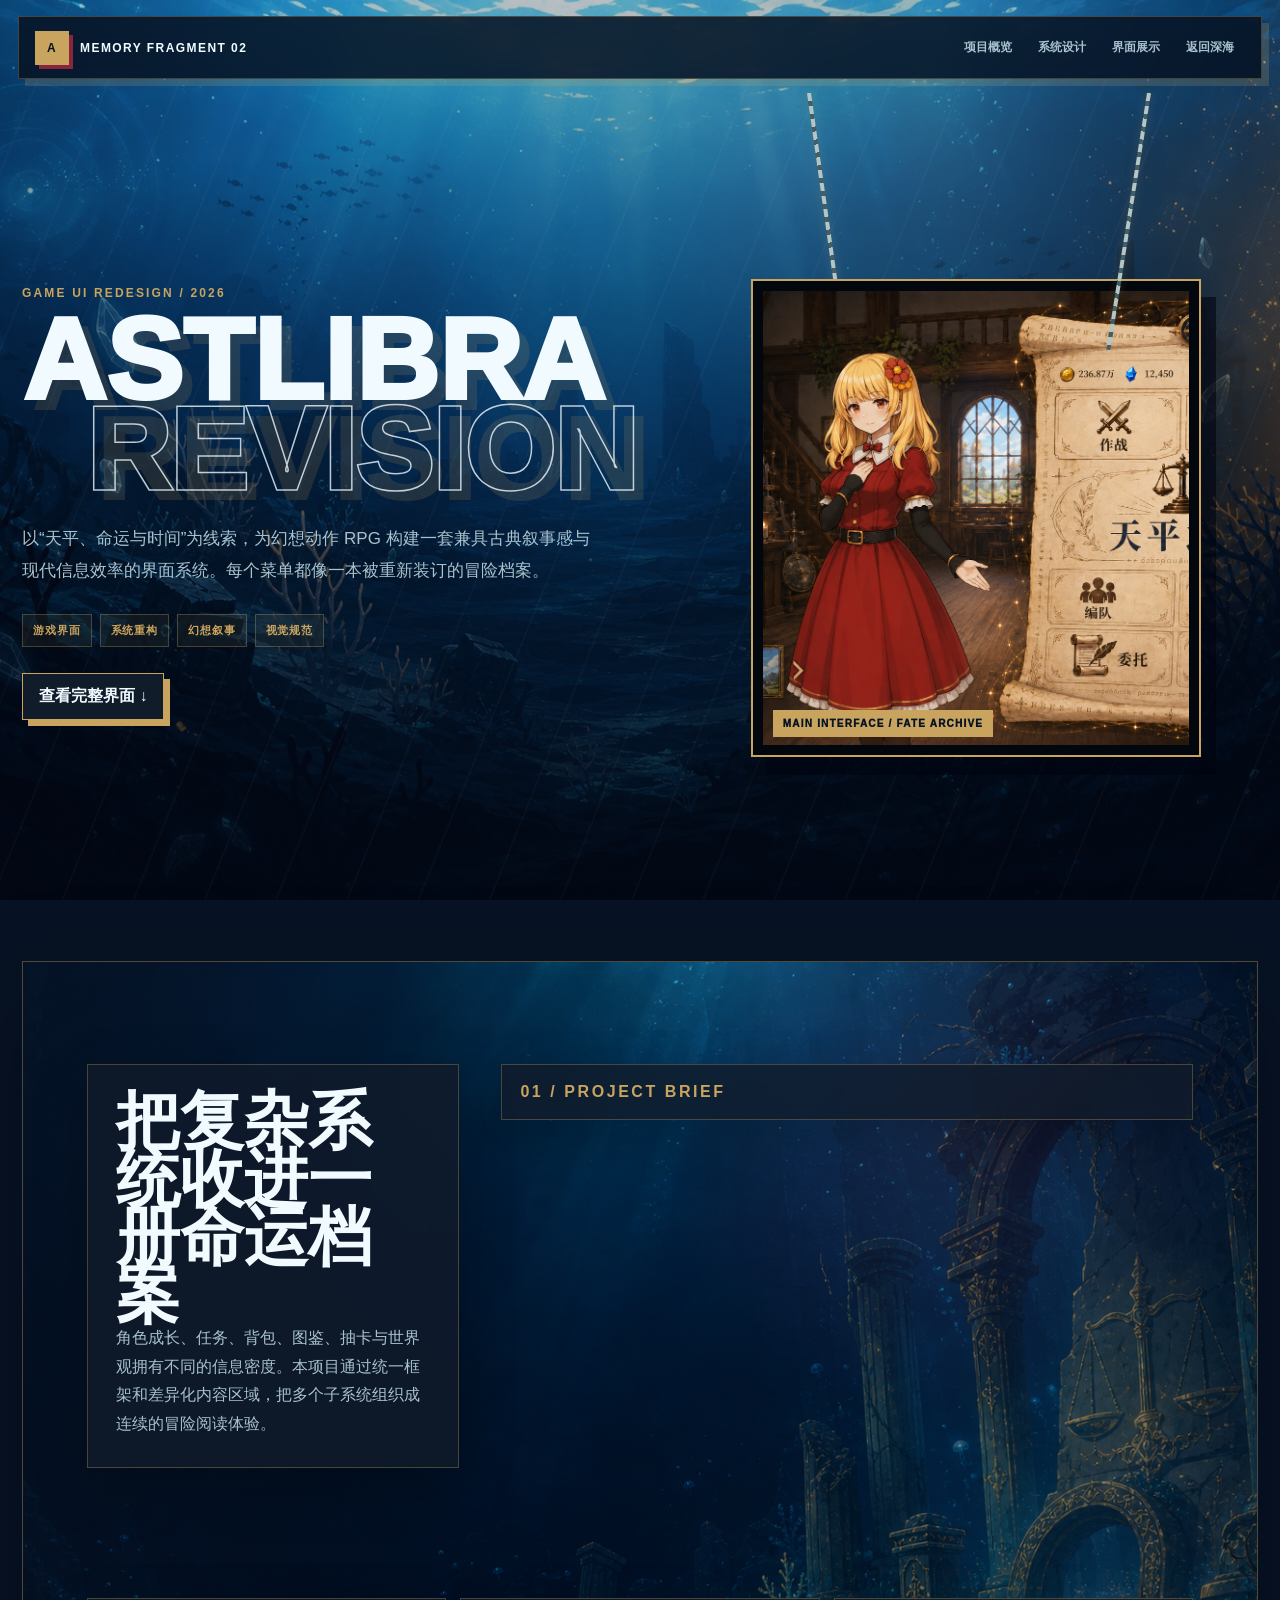
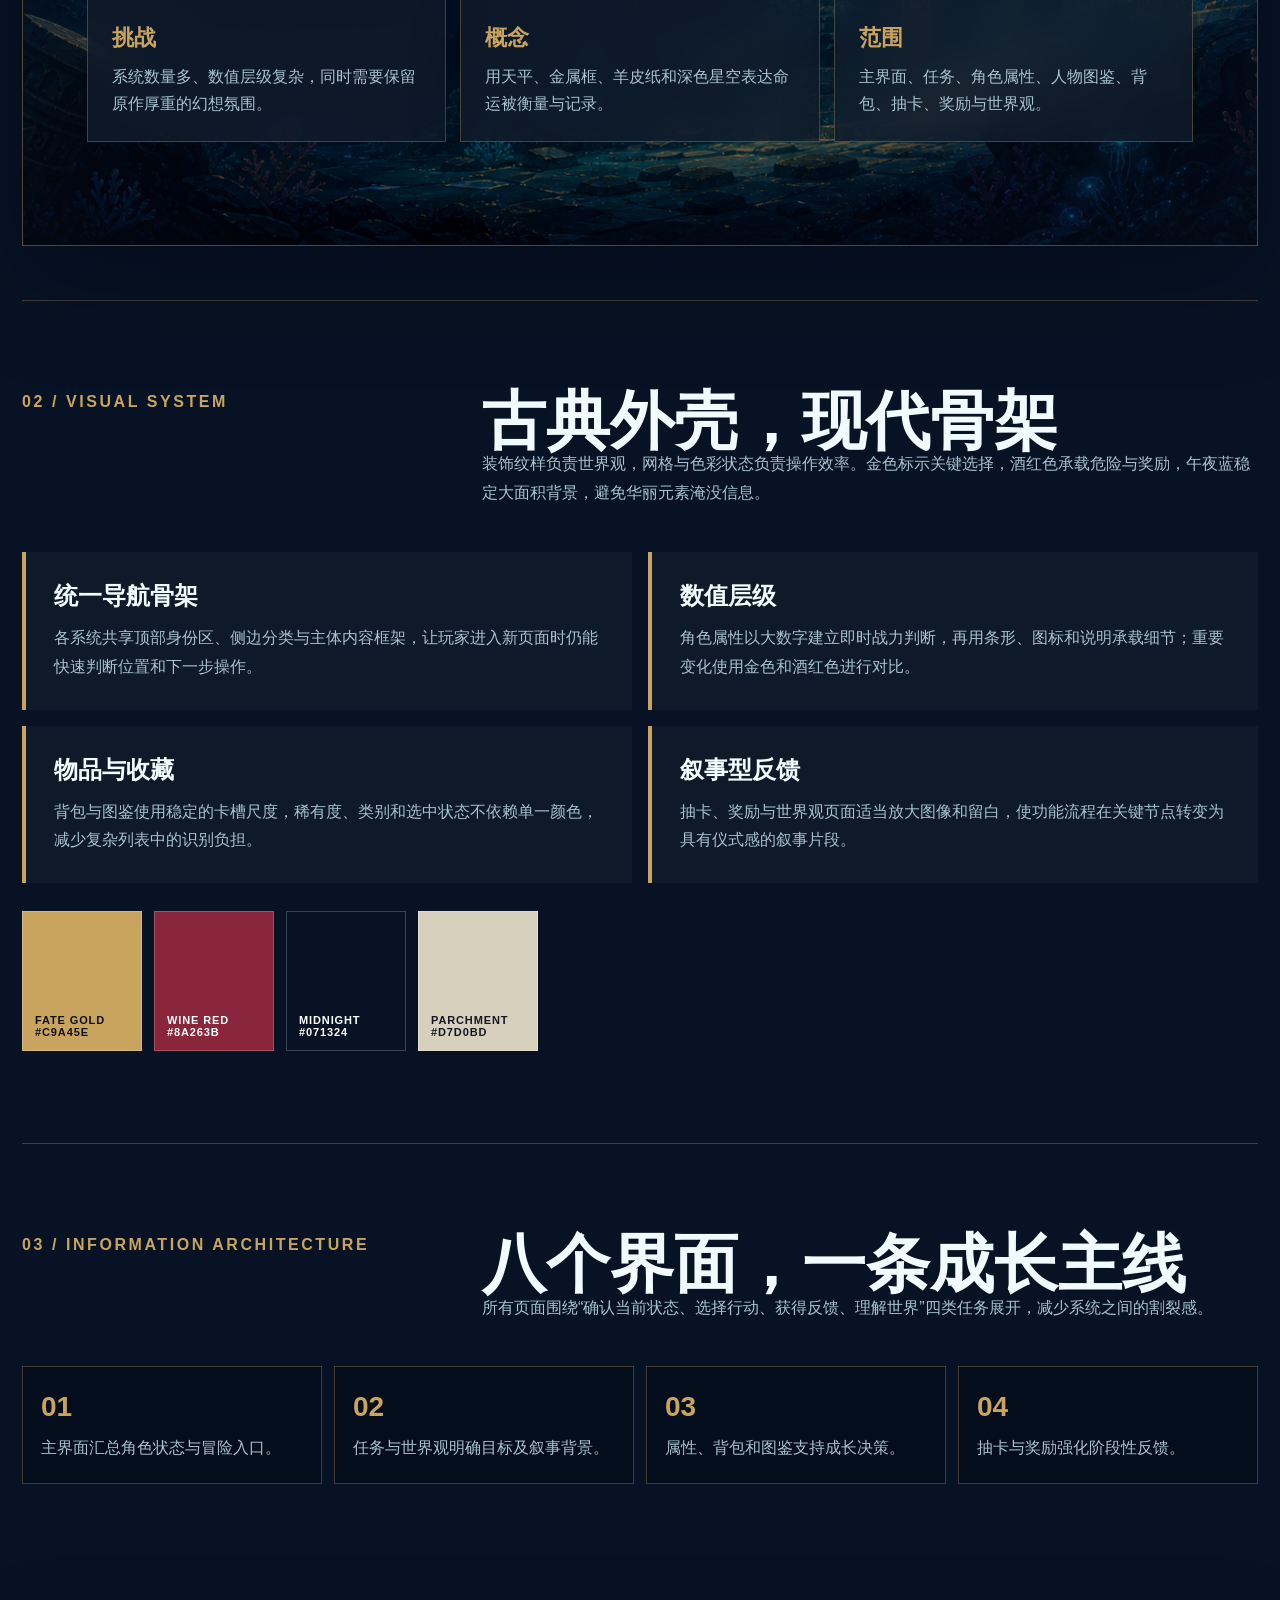
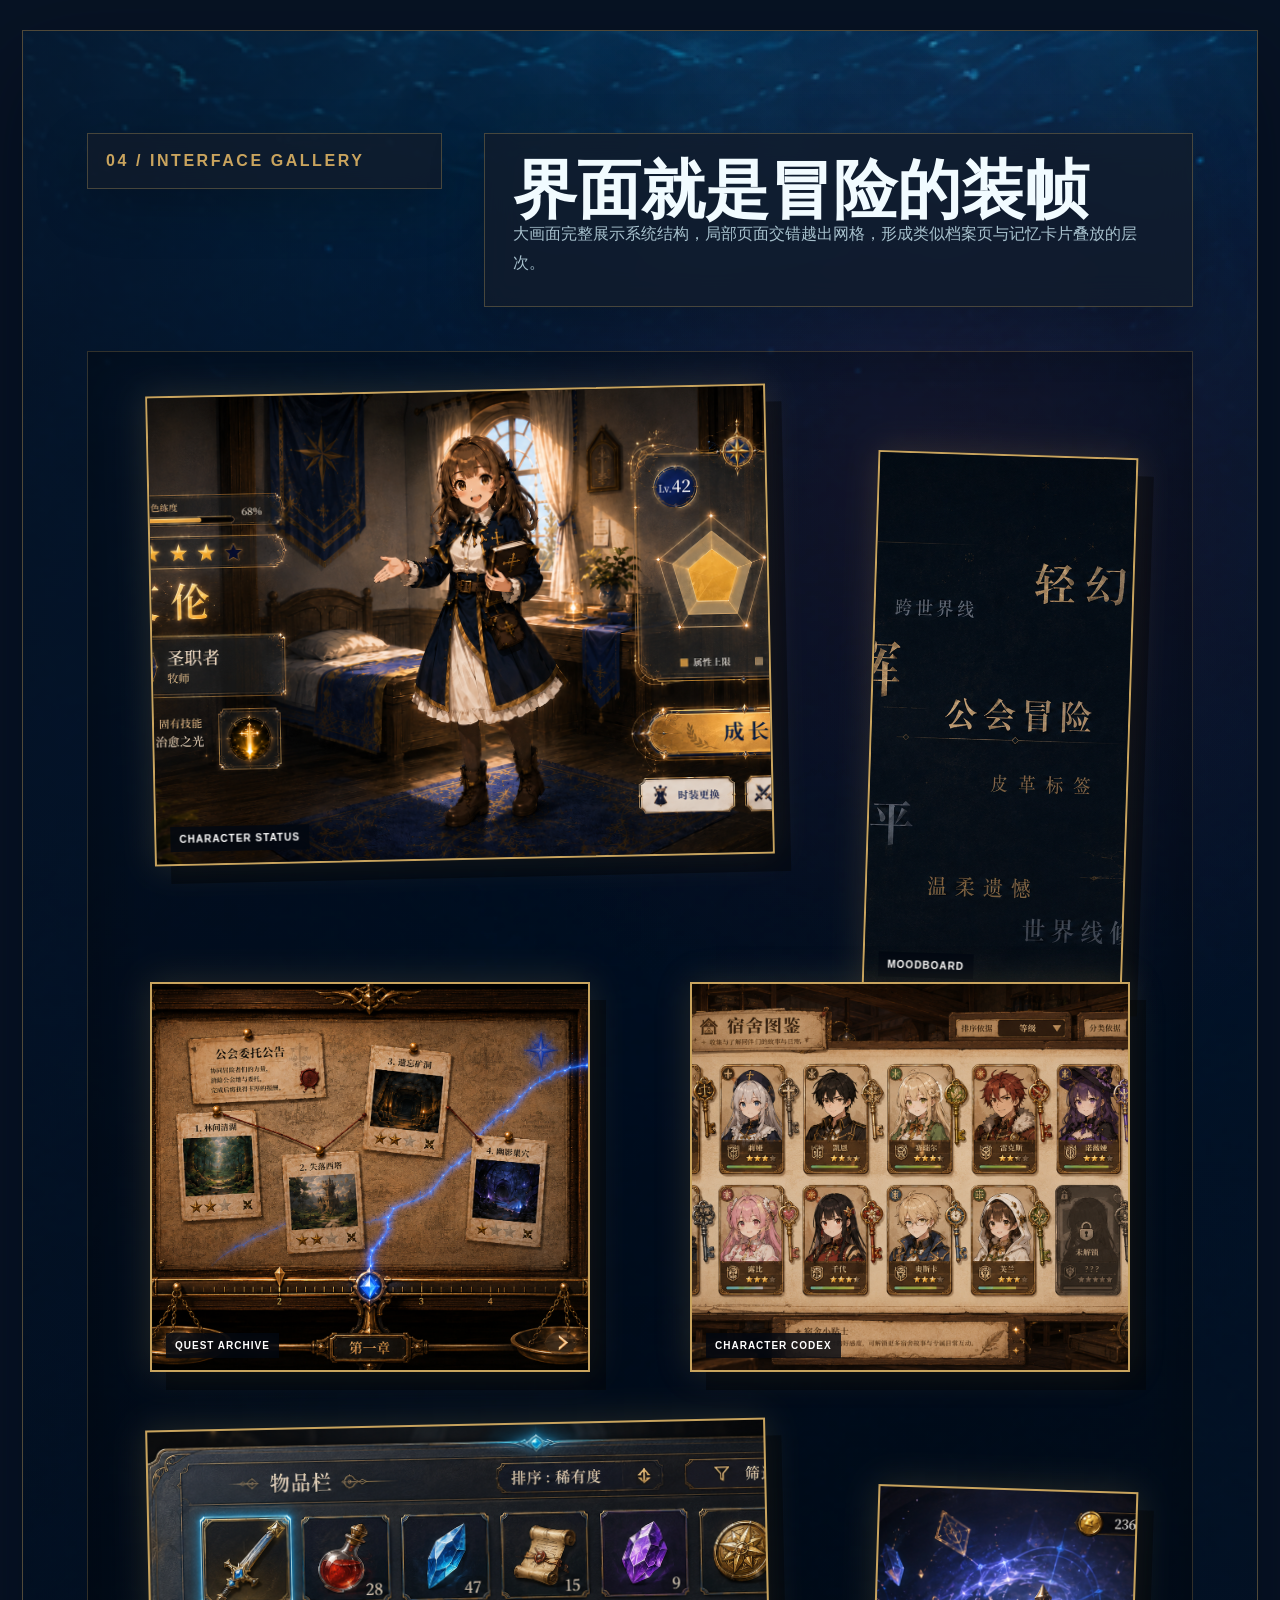
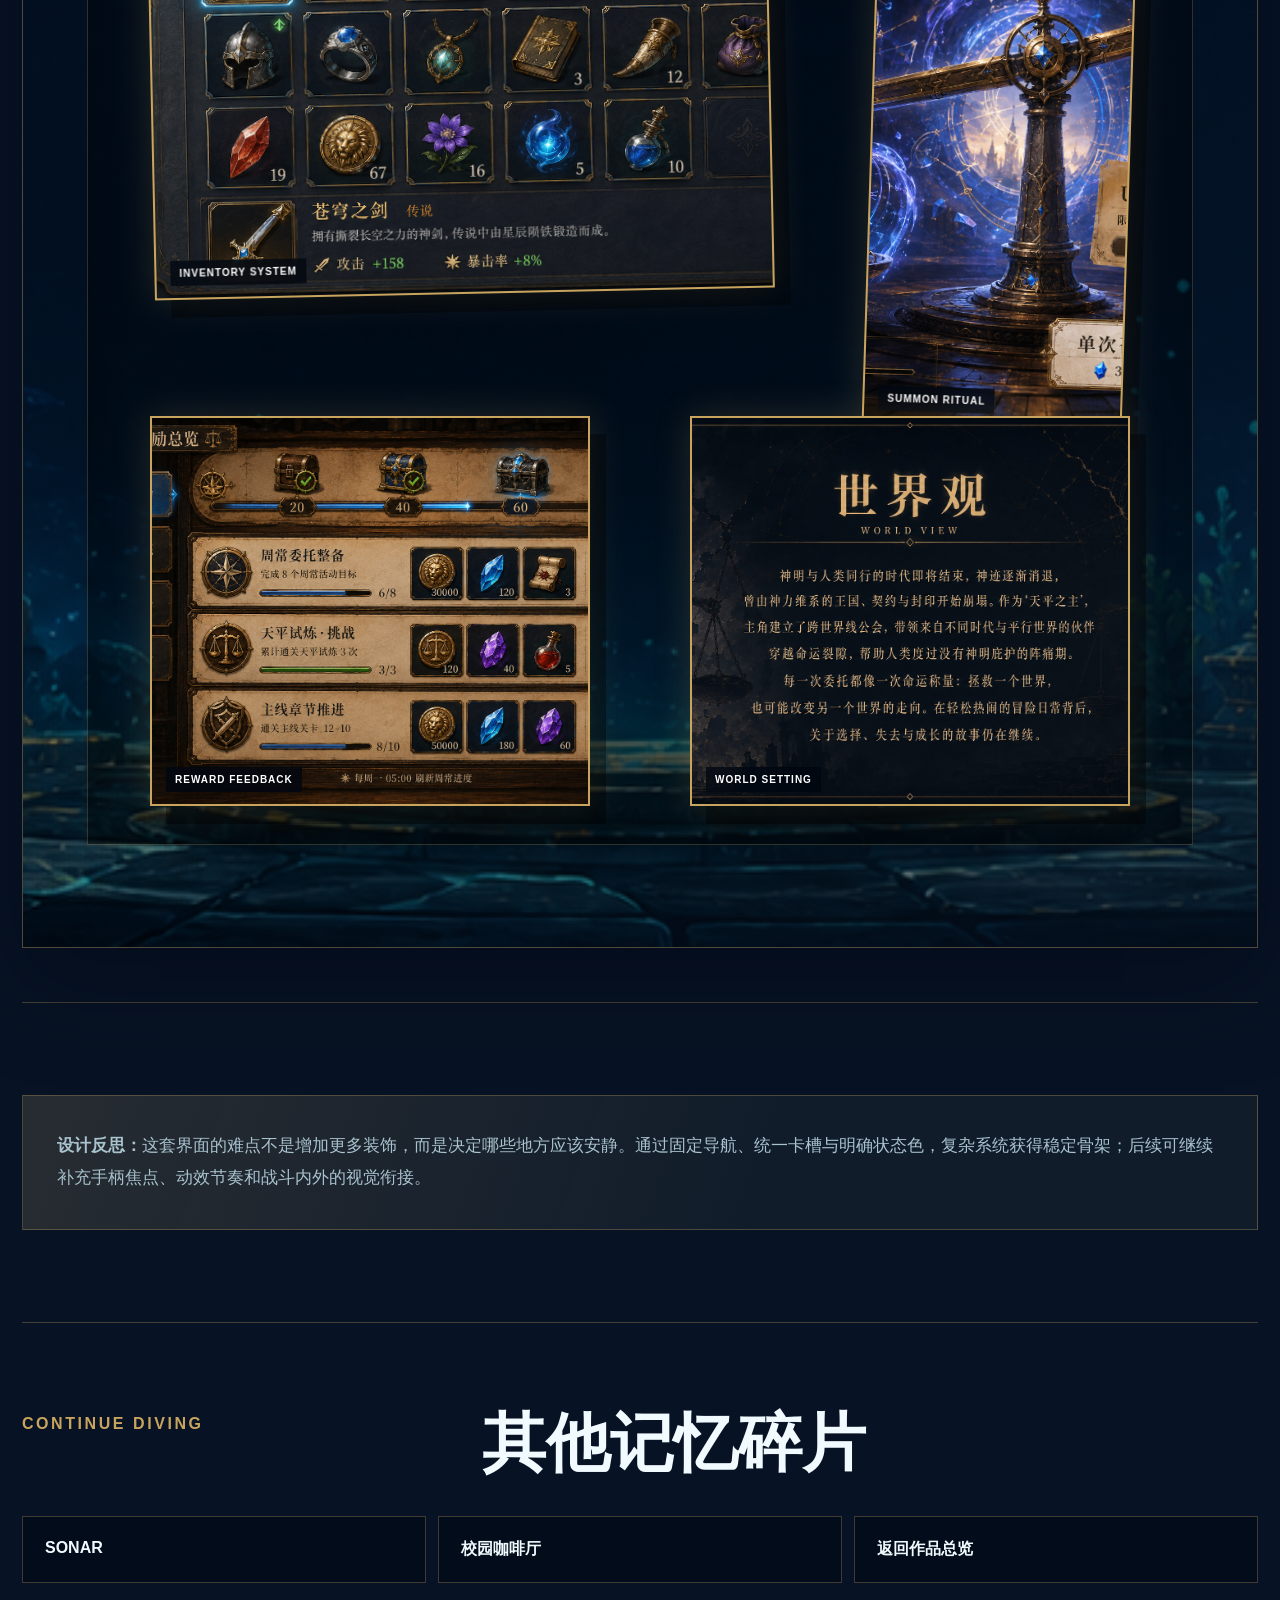
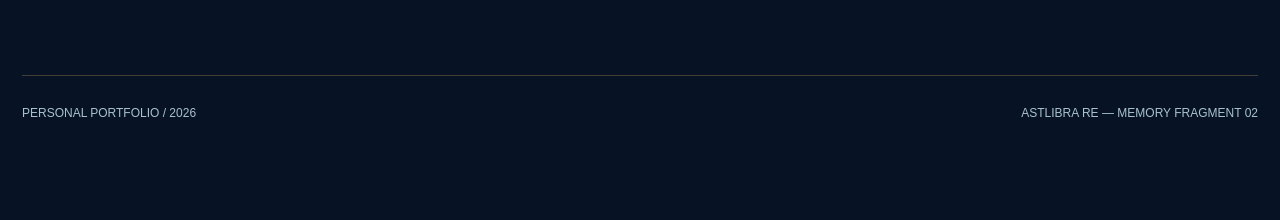
<file: docs/Final/project-astlibra.html>
<!doctype html>
<html lang="zh-CN">
<head>
  <meta charset="utf-8"><meta name="viewport" content="width=device-width,initial-scale=1">
  <title>ASTLIBRA RE - 项目档案</title><link rel="icon" href="data:,">
  <link rel="stylesheet" href="project.css">
  <link rel="stylesheet" href="bubble-motion.css">
  <script src="bubble-motion.js" defer></script>
</head>
<body class="theme-astlibra">
  <nav class="nav"><a class="brand" href="index.html#radar"><span class="brand-mark">A</span><span>Memory Fragment 02</span></a><div class="nav-links"><a href="#brief">项目概览</a><a href="#system">系统设计</a><a href="#gallery">界面展示</a><a href="index.html#radar">返回深海</a></div></nav>
  <main class="page">
    <header class="hero">
      <div><p class="eyebrow">Game UI Redesign / 2026</p><h1>ASTLIBRA<span>Revision</span></h1><p class="lead">以“天平、命运与时间”为线索，为幻想动作 RPG 构建一套兼具古典叙事感与现代信息效率的界面系统。每个菜单都像一本被重新装订的冒险档案。</p><div class="meta"><span>游戏界面</span><span>系统重构</span><span>幻想叙事</span><span>视觉规范</span></div><a class="live-link" href="#gallery">查看完整界面 ↓</a></div>
      <div class="suspended"><figure class="hero-frame"><img src="../作业三_ASTLIBRA_re/主界面.png" alt="ASTLIBRA 主界面"><figcaption class="frame-tag">Main Interface / Fate Archive</figcaption></figure></div>
    </header>

    <section class="section scene-section concept-scene" id="brief">
      <div class="section-head"><div class="section-index">01 / Project Brief</div><div><h2>把复杂系统收进一册命运档案</h2><p class="section-intro">角色成长、任务、背包、图鉴、抽卡与世界观拥有不同的信息密度。本项目通过统一框架和差异化内容区域，把多个子系统组织成连续的冒险阅读体验。</p></div></div>
      <div class="facts"><article class="fact"><strong>挑战</strong><p>系统数量多、数值层级复杂，同时需要保留原作厚重的幻想氛围。</p></article><article class="fact"><strong>概念</strong><p>用天平、金属框、羊皮纸和深色星空表达命运被衡量与记录。</p></article><article class="fact"><strong>范围</strong><p>主界面、任务、角色属性、人物图鉴、背包、抽卡、奖励与世界观。</p></article></div>
    </section>

    <section class="section" id="system">
      <div class="section-head"><div class="section-index">02 / Visual System</div><div><h2>古典外壳，现代骨架</h2><p class="section-intro">装饰纹样负责世界观，网格与色彩状态负责操作效率。金色标示关键选择，酒红色承载危险与奖励，午夜蓝稳定大面积背景，避免华丽元素淹没信息。</p></div></div>
      <div class="narrative-grid"><article class="narrative"><h3>统一导航骨架</h3><p>各系统共享顶部身份区、侧边分类与主体内容框架，让玩家进入新页面时仍能快速判断位置和下一步操作。</p></article><article class="narrative"><h3>数值层级</h3><p>角色属性以大数字建立即时战力判断，再用条形、图标和说明承载细节；重要变化使用金色和酒红色进行对比。</p></article><article class="narrative"><h3>物品与收藏</h3><p>背包与图鉴使用稳定的卡槽尺度，稀有度、类别和选中状态不依赖单一颜色，减少复杂列表中的识别负担。</p></article><article class="narrative"><h3>叙事型反馈</h3><p>抽卡、奖励与世界观页面适当放大图像和留白，使功能流程在关键节点转变为具有仪式感的叙事片段。</p></article></div>
      <div class="palette" style="margin-top:28px"><div class="swatch" style="--swatch:#c9a45e;--label:#111018">FATE GOLD<br>#C9A45E</div><div class="swatch" style="--swatch:#8a263b">WINE RED<br>#8A263B</div><div class="swatch" style="--swatch:#071324">MIDNIGHT<br>#071324</div><div class="swatch" style="--swatch:#d7d0bd;--label:#151523">PARCHMENT<br>#D7D0BD</div></div>
    </section>

    <section class="section"><div class="section-head"><div class="section-index">03 / Information Architecture</div><div><h2>八个界面，一条成长主线</h2><p class="section-intro">所有页面围绕“确认当前状态、选择行动、获得反馈、理解世界”四类任务展开，减少系统之间的割裂感。</p></div></div><div class="steps"><article class="step"><b>01</b><p>主界面汇总角色状态与冒险入口。</p></article><article class="step"><b>02</b><p>任务与世界观明确目标及叙事背景。</p></article><article class="step"><b>03</b><p>属性、背包和图鉴支持成长决策。</p></article><article class="step"><b>04</b><p>抽卡与奖励强化阶段性反馈。</p></article></div></section>

    <section class="section scene-section showcase-scene" id="gallery"><div class="section-head"><div class="section-index">04 / Interface Gallery</div><div><h2>界面就是冒险的装帧</h2><p class="section-intro">大画面完整展示系统结构，局部页面交错越出网格，形成类似档案页与记忆卡片叠放的层次。</p></div></div>
      <div class="gallery system-gallery">
        <figure class="shot shot-wide"><img src="../作业三_ASTLIBRA_re/人物属性界面.png" alt="人物属性界面"><figcaption>Character Status</figcaption></figure>
        <figure class="shot shot-tall"><img src="../作业三_ASTLIBRA_re/情绪版.png" alt="ASTLIBRA 情绪版"><figcaption>Moodboard</figcaption></figure>
        <figure class="shot shot-half"><img src="../作业三_ASTLIBRA_re/主要任务界面.png" alt="主要任务界面"><figcaption>Quest Archive</figcaption></figure>
        <figure class="shot shot-half"><img src="../作业三_ASTLIBRA_re/人物图鉴界面.png" alt="人物图鉴界面"><figcaption>Character Codex</figcaption></figure>
        <figure class="shot shot-wide"><img src="../作业三_ASTLIBRA_re/背包界面.png" alt="背包界面"><figcaption>Inventory System</figcaption></figure>
        <figure class="shot shot-tall"><img src="../作业三_ASTLIBRA_re/抽卡界面.png" alt="抽卡界面"><figcaption>Summon Ritual</figcaption></figure>
        <figure class="shot shot-half"><img src="../作业三_ASTLIBRA_re/奖励界面.png" alt="奖励界面"><figcaption>Reward Feedback</figcaption></figure>
        <figure class="shot shot-half"><img src="../作业三_ASTLIBRA_re/世界观.png" alt="世界观界面"><figcaption>World Setting</figcaption></figure>
      </div>
    </section>

    <section class="section"><div class="reflection"><p><strong>设计反思：</strong>这套界面的难点不是增加更多装饰，而是决定哪些地方应该安静。通过固定导航、统一卡槽与明确状态色，复杂系统获得稳定骨架；后续可继续补充手柄焦点、动效节奏和战斗内外的视觉衔接。</p></div></section>
    <section class="section"><div class="section-head"><div class="section-index">Continue Diving</div><div><h2>其他记忆碎片</h2></div></div><div class="next-projects"><a href="project-sonar.html">SONAR</a><a href="project-coffee.html">校园咖啡厅</a><a href="index.html#radar">返回作品总览</a></div></section>
    <footer class="footer"><span>Personal Portfolio / 2026</span><span>ASTLIBRA RE — Memory Fragment 02</span></footer>
  </main>
</body></html>
</file>
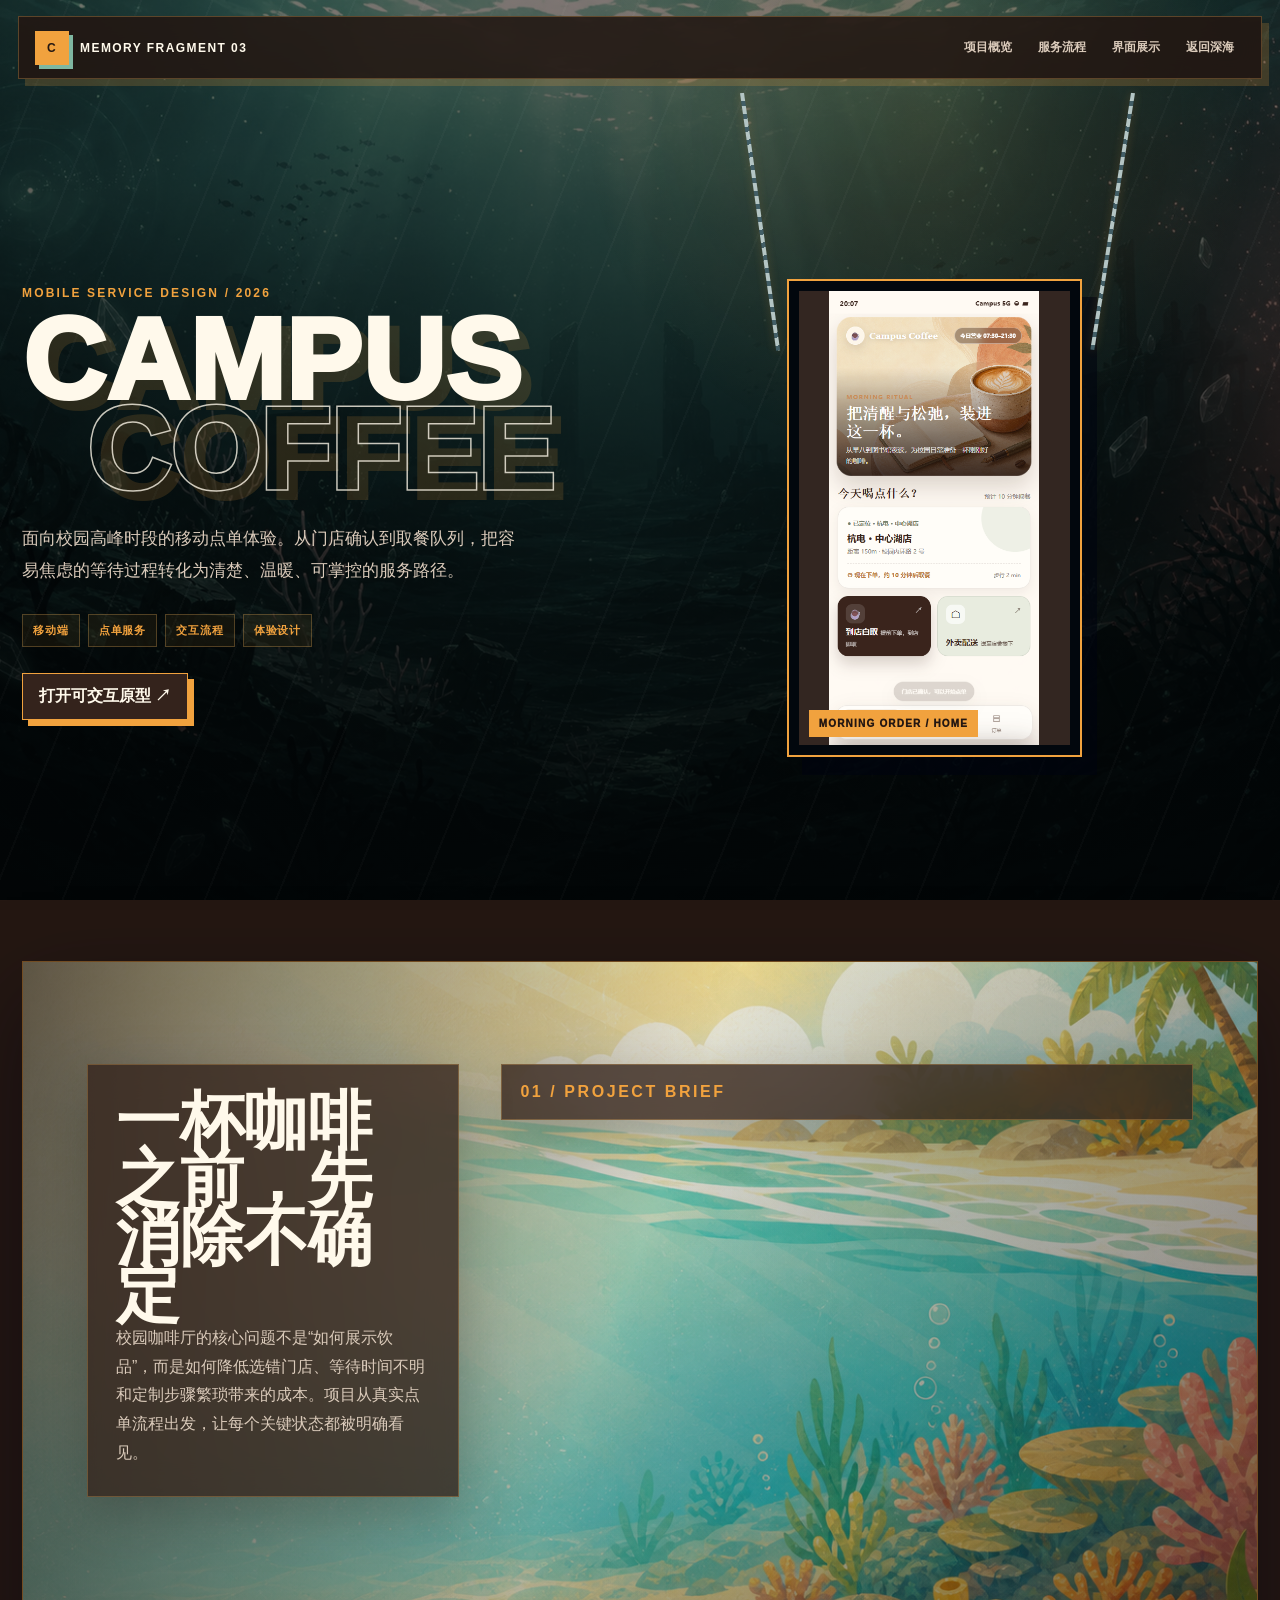
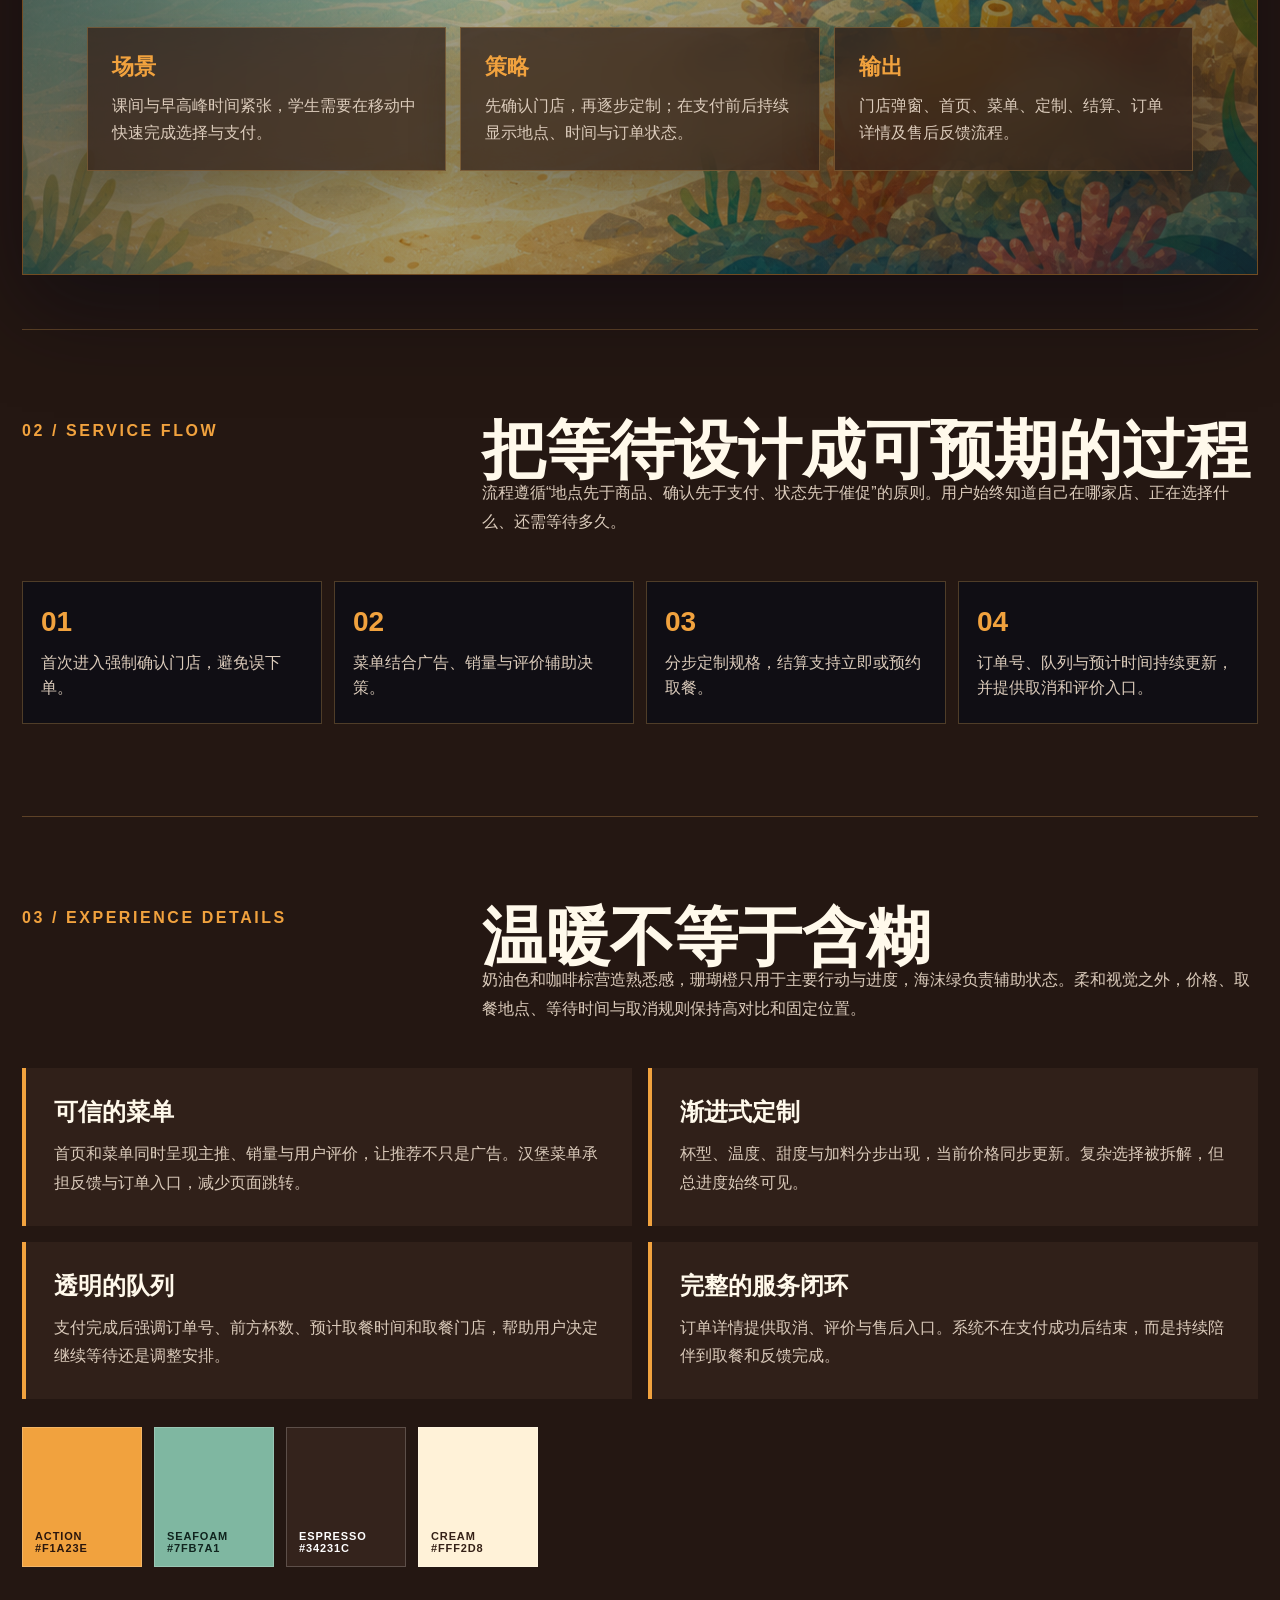
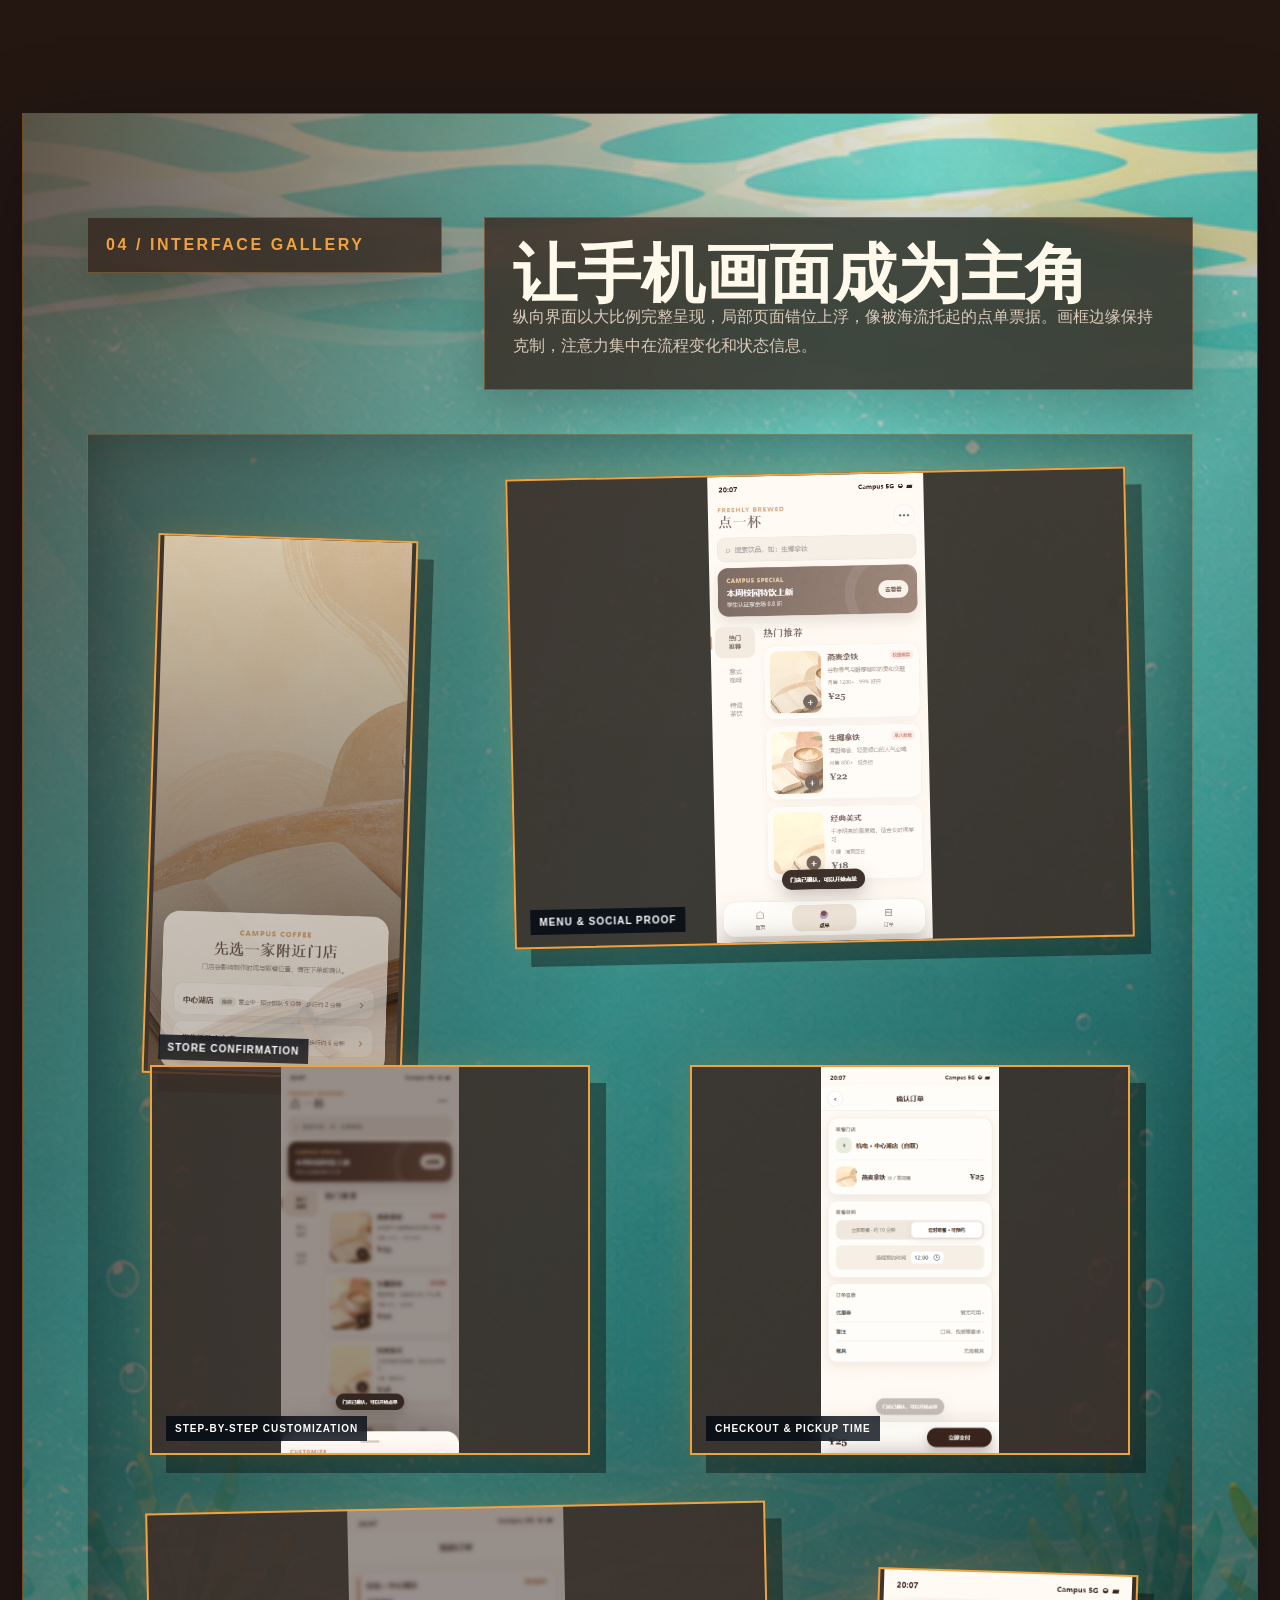
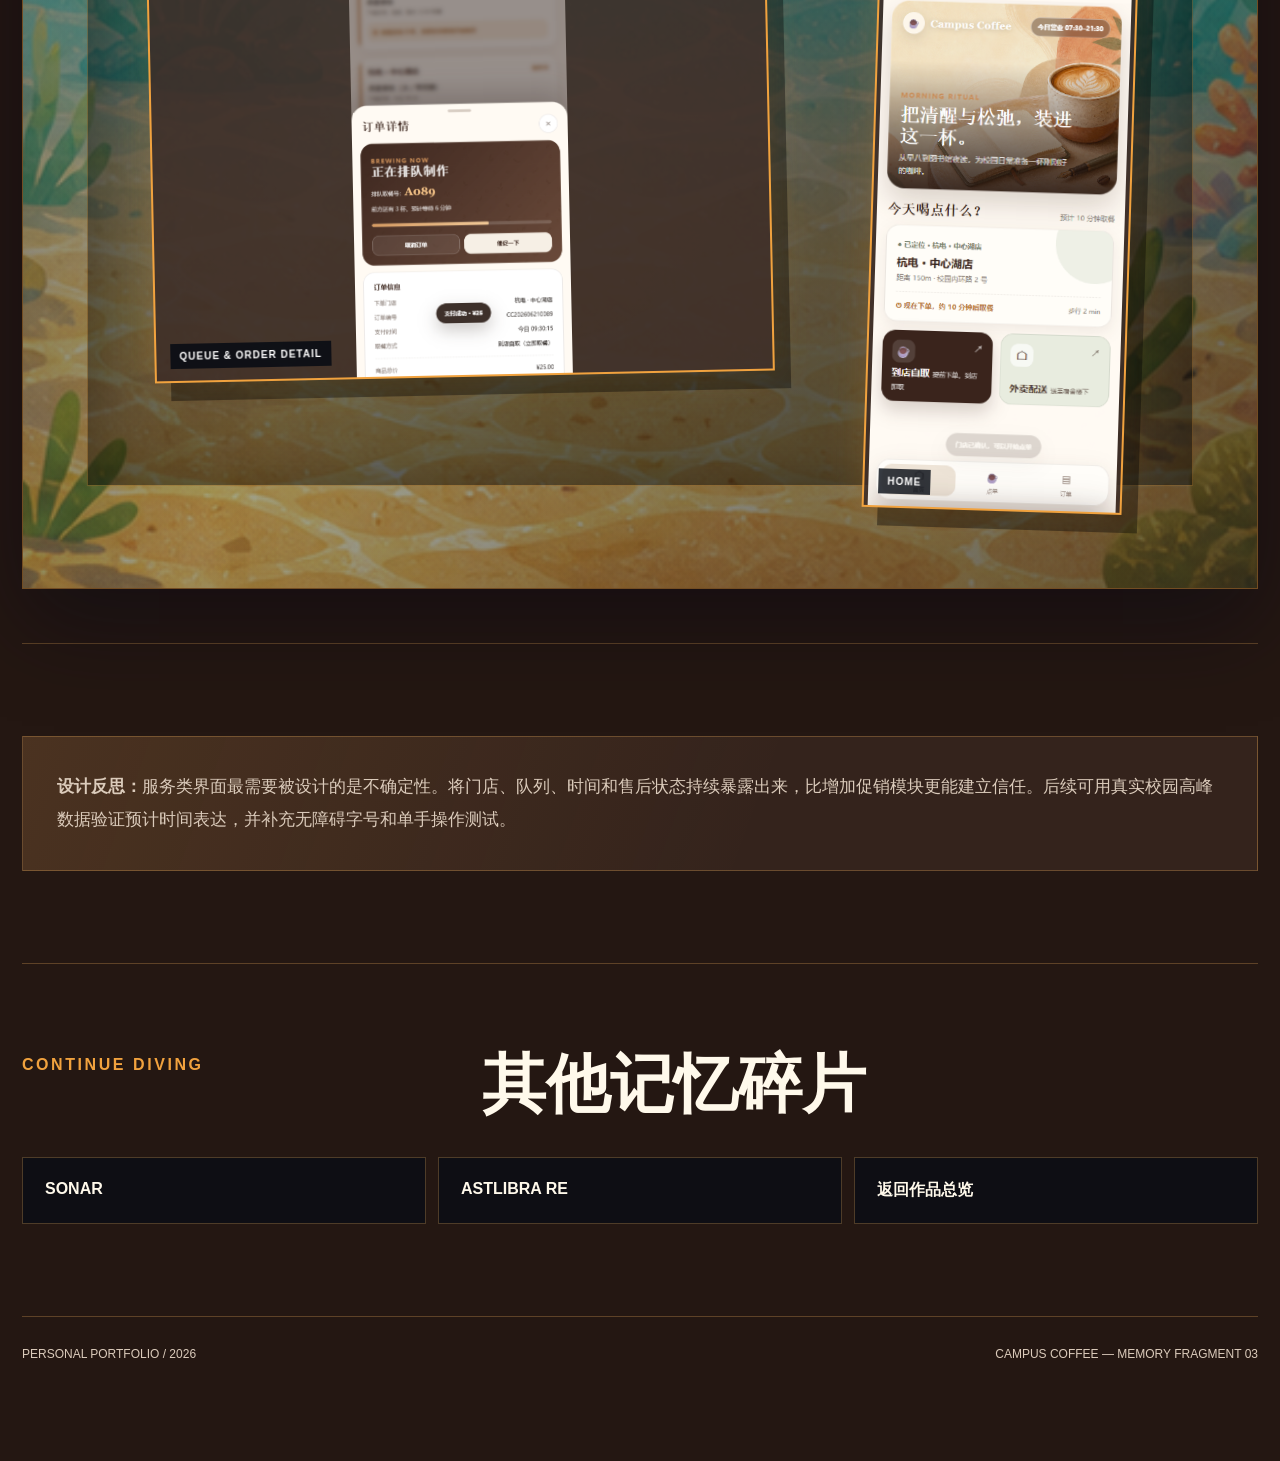
<file: docs/Final/project-coffee.html>
<!doctype html>
<html lang="zh-CN">
<head><meta charset="utf-8"><meta name="viewport" content="width=device-width,initial-scale=1"><title>校园咖啡厅 - 项目档案</title><link rel="icon" href="data:,">
  <link rel="stylesheet" href="project.css">
  <link rel="stylesheet" href="bubble-motion.css">
  <script src="bubble-motion.js" defer></script>
</head>
<body class="theme-coffee">
  <nav class="nav"><a class="brand" href="index.html#radar"><span class="brand-mark">C</span><span>Memory Fragment 03</span></a><div class="nav-links"><a href="#brief">项目概览</a><a href="#flow">服务流程</a><a href="#gallery">界面展示</a><a href="index.html#radar">返回深海</a></div></nav>
  <main class="page">
    <header class="hero">
      <div><p class="eyebrow">Mobile Service Design / 2026</p><h1>Campus<span>Coffee</span></h1><p class="lead">面向校园高峰时段的移动点单体验。从门店确认到取餐队列，把容易焦虑的等待过程转化为清楚、温暖、可掌控的服务路径。</p><div class="meta"><span>移动端</span><span>点单服务</span><span>交互流程</span><span>体验设计</span></div><a class="live-link" href="../作业一_校园咖啡厅/W2Homework.html">打开可交互原型 ↗</a></div>
      <div class="suspended phone-frame"><figure class="hero-frame"><img src="../作业一_校园咖啡厅/outputs/final-home.png" alt="校园咖啡厅首页"><figcaption class="frame-tag">Morning Order / Home</figcaption></figure></div>
    </header>

    <section class="section scene-section concept-scene" id="brief"><div class="section-head"><div class="section-index">01 / Project Brief</div><div><h2>一杯咖啡之前，先消除不确定</h2><p class="section-intro">校园咖啡厅的核心问题不是“如何展示饮品”，而是如何降低选错门店、等待时间不明和定制步骤繁琐带来的成本。项目从真实点单流程出发，让每个关键状态都被明确看见。</p></div></div>
      <div class="facts"><article class="fact"><strong>场景</strong><p>课间与早高峰时间紧张，学生需要在移动中快速完成选择与支付。</p></article><article class="fact"><strong>策略</strong><p>先确认门店，再逐步定制；在支付前后持续显示地点、时间与订单状态。</p></article><article class="fact"><strong>输出</strong><p>门店弹窗、首页、菜单、定制、结算、订单详情及售后反馈流程。</p></article></div>
    </section>

    <section class="section" id="flow"><div class="section-head"><div class="section-index">02 / Service Flow</div><div><h2>把等待设计成可预期的过程</h2><p class="section-intro">流程遵循“地点先于商品、确认先于支付、状态先于催促”的原则。用户始终知道自己在哪家店、正在选择什么、还需等待多久。</p></div></div>
      <div class="steps"><article class="step"><b>01</b><p>首次进入强制确认门店，避免误下单。</p></article><article class="step"><b>02</b><p>菜单结合广告、销量与评价辅助决策。</p></article><article class="step"><b>03</b><p>分步定制规格，结算支持立即或预约取餐。</p></article><article class="step"><b>04</b><p>订单号、队列与预计时间持续更新，并提供取消和评价入口。</p></article></div>
    </section>

    <section class="section"><div class="section-head"><div class="section-index">03 / Experience Details</div><div><h2>温暖不等于含糊</h2><p class="section-intro">奶油色和咖啡棕营造熟悉感，珊瑚橙只用于主要行动与进度，海沫绿负责辅助状态。柔和视觉之外，价格、取餐地点、等待时间与取消规则保持高对比和固定位置。</p></div></div>
      <div class="narrative-grid"><article class="narrative"><h3>可信的菜单</h3><p>首页和菜单同时呈现主推、销量与用户评价，让推荐不只是广告。汉堡菜单承担反馈与订单入口，减少页面跳转。</p></article><article class="narrative"><h3>渐进式定制</h3><p>杯型、温度、甜度与加料分步出现，当前价格同步更新。复杂选择被拆解，但总进度始终可见。</p></article><article class="narrative"><h3>透明的队列</h3><p>支付完成后强调订单号、前方杯数、预计取餐时间和取餐门店，帮助用户决定继续等待还是调整安排。</p></article><article class="narrative"><h3>完整的服务闭环</h3><p>订单详情提供取消、评价与售后入口。系统不在支付成功后结束，而是持续陪伴到取餐和反馈完成。</p></article></div>
      <div class="palette" style="margin-top:28px"><div class="swatch" style="--swatch:#f1a23e;--label:#2a160d">ACTION<br>#F1A23E</div><div class="swatch" style="--swatch:#7fb7a1;--label:#10241e">SEAFOAM<br>#7FB7A1</div><div class="swatch" style="--swatch:#34231c">ESPRESSO<br>#34231C</div><div class="swatch" style="--swatch:#fff2d8;--label:#352117">CREAM<br>#FFF2D8</div></div>
    </section>

    <section class="section scene-section showcase-scene" id="gallery"><div class="section-head"><div class="section-index">04 / Interface Gallery</div><div><h2>让手机画面成为主角</h2><p class="section-intro">纵向界面以大比例完整呈现，局部页面错位上浮，像被海流托起的点单票据。画框边缘保持克制，注意力集中在流程变化和状态信息。</p></div></div>
      <div class="gallery phone-gallery">
        <figure class="shot shot-tall"><img src="../作业一_校园咖啡厅/outputs/final-store-modal.png" alt="门店确认"><figcaption>Store Confirmation</figcaption></figure>
        <figure class="shot shot-wide"><img src="../作业一_校园咖啡厅/outputs/final-menu.png" alt="菜单页面"><figcaption>Menu & Social Proof</figcaption></figure>
        <figure class="shot shot-half"><img src="../作业一_校园咖啡厅/outputs/final-custom-sheet.png" alt="饮品定制"><figcaption>Step-by-step Customization</figcaption></figure>
        <figure class="shot shot-half"><img src="../作业一_校园咖啡厅/outputs/final-checkout.png" alt="结算页面"><figcaption>Checkout & Pickup Time</figcaption></figure>
        <figure class="shot shot-wide"><img src="../作业一_校园咖啡厅/outputs/final-order-detail.png" alt="订单详情"><figcaption>Queue & Order Detail</figcaption></figure>
        <figure class="shot shot-tall"><img src="../作业一_校园咖啡厅/outputs/final-home.png" alt="咖啡厅首页"><figcaption>Home</figcaption></figure>
      </div>
    </section>

    <section class="section"><div class="reflection"><p><strong>设计反思：</strong>服务类界面最需要被设计的是不确定性。将门店、队列、时间和售后状态持续暴露出来，比增加促销模块更能建立信任。后续可用真实校园高峰数据验证预计时间表达，并补充无障碍字号和单手操作测试。</p></div></section>
    <section class="section"><div class="section-head"><div class="section-index">Continue Diving</div><div><h2>其他记忆碎片</h2></div></div><div class="next-projects"><a href="project-sonar.html">SONAR</a><a href="project-astlibra.html">ASTLIBRA RE</a><a href="index.html#radar">返回作品总览</a></div></section>
    <footer class="footer"><span>Personal Portfolio / 2026</span><span>Campus Coffee — Memory Fragment 03</span></footer>
  </main>
</body></html>
</file>
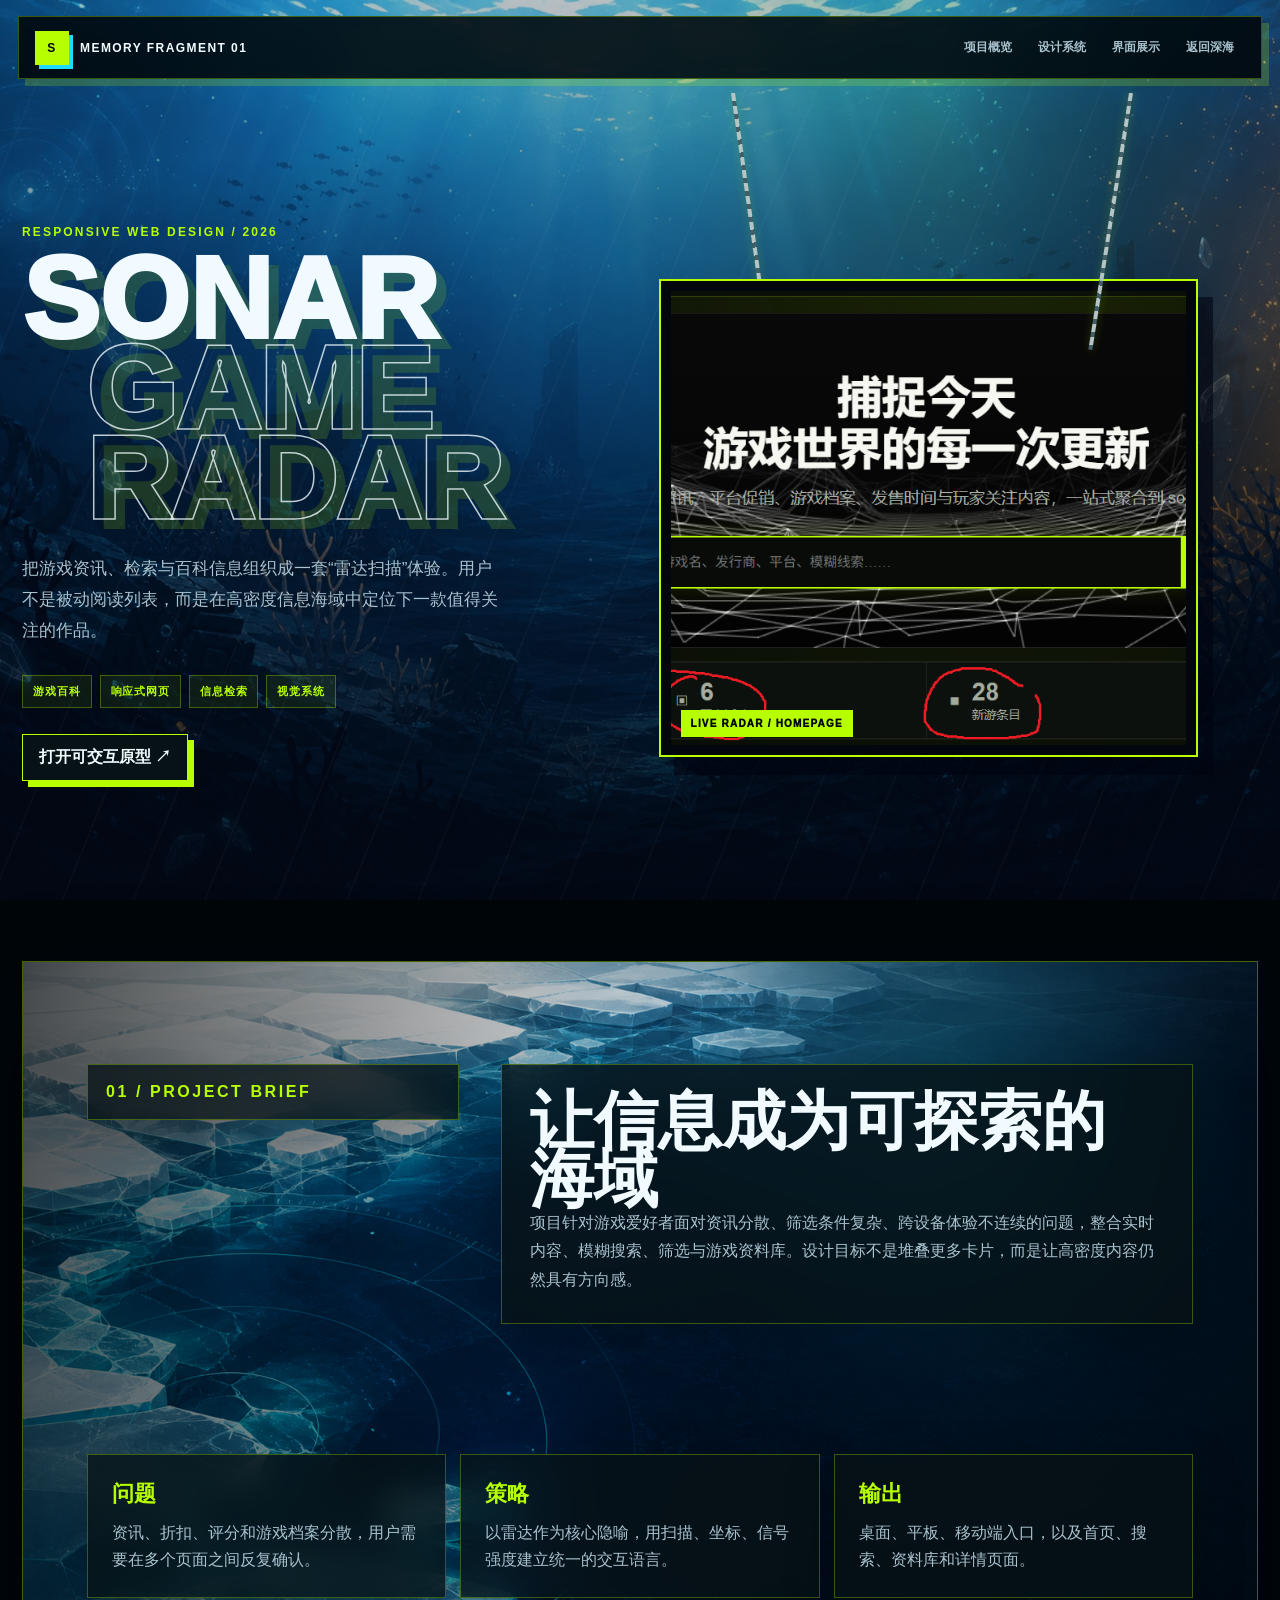
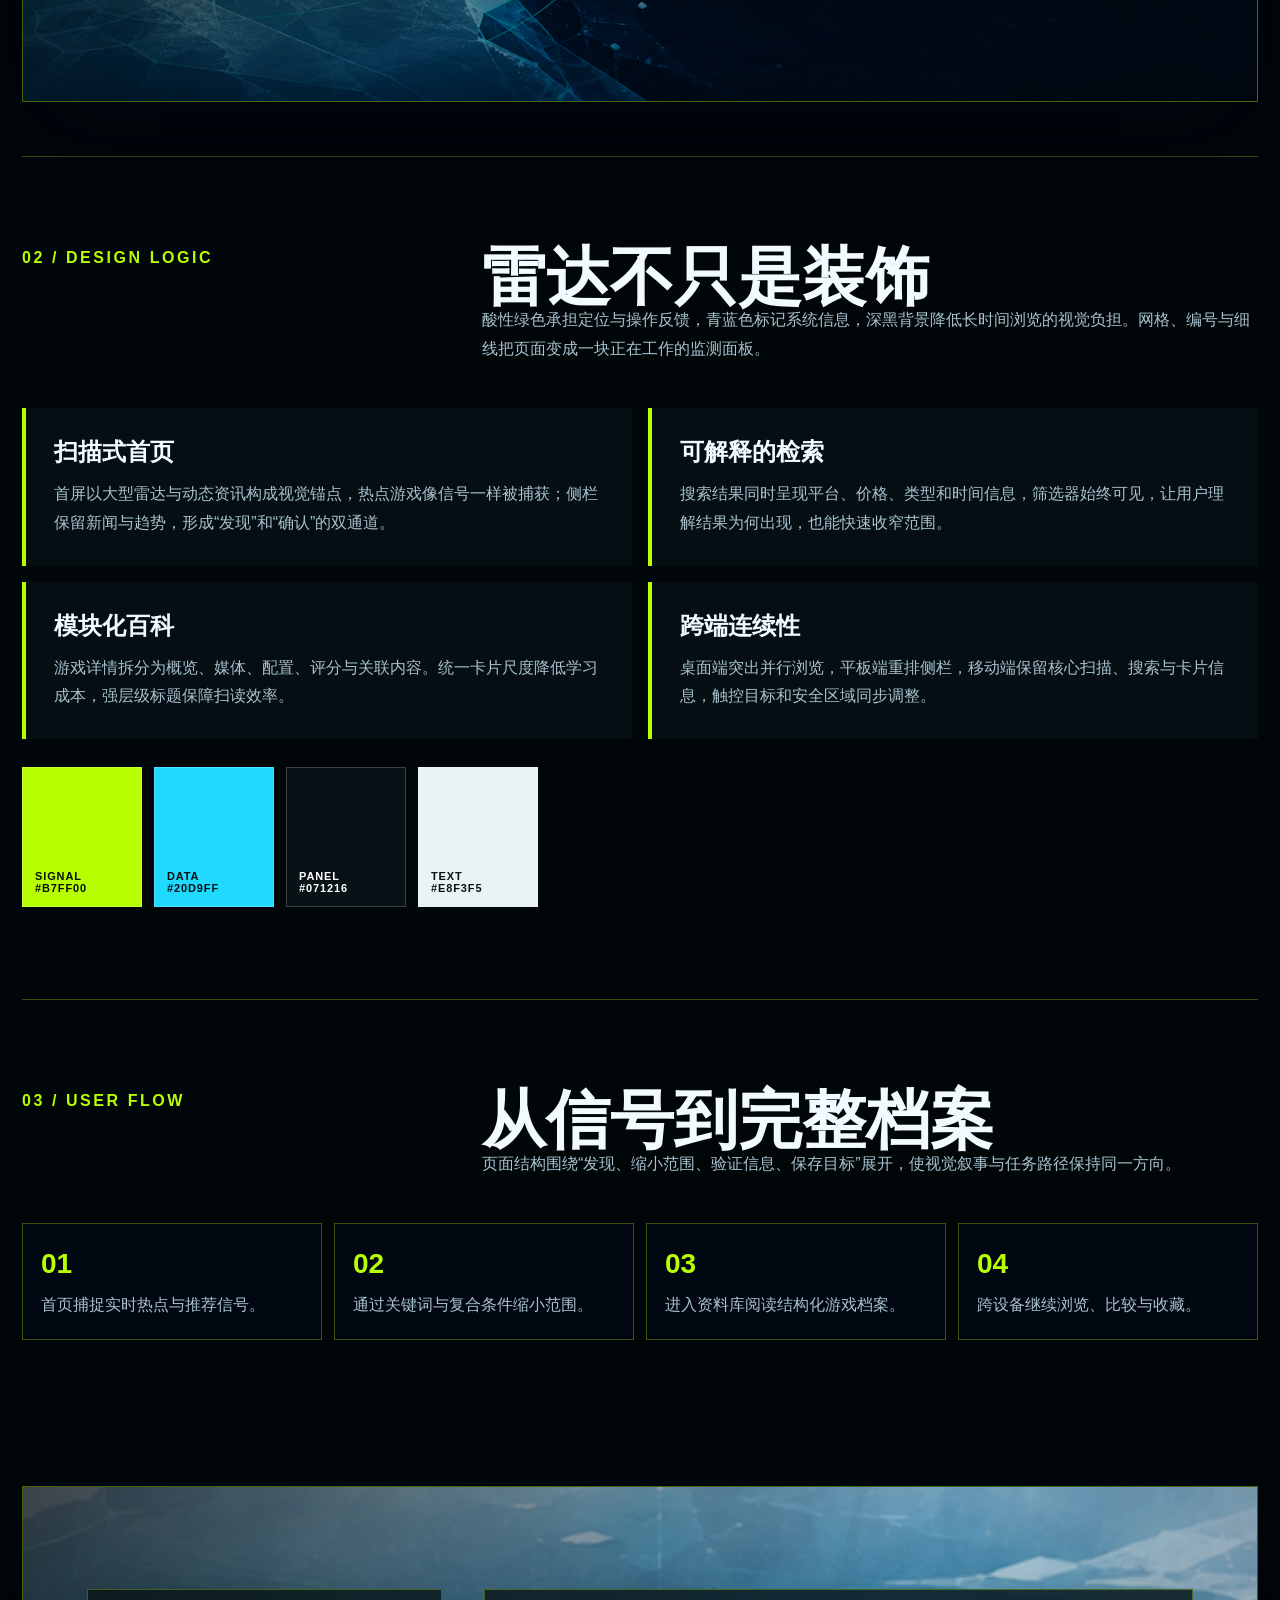
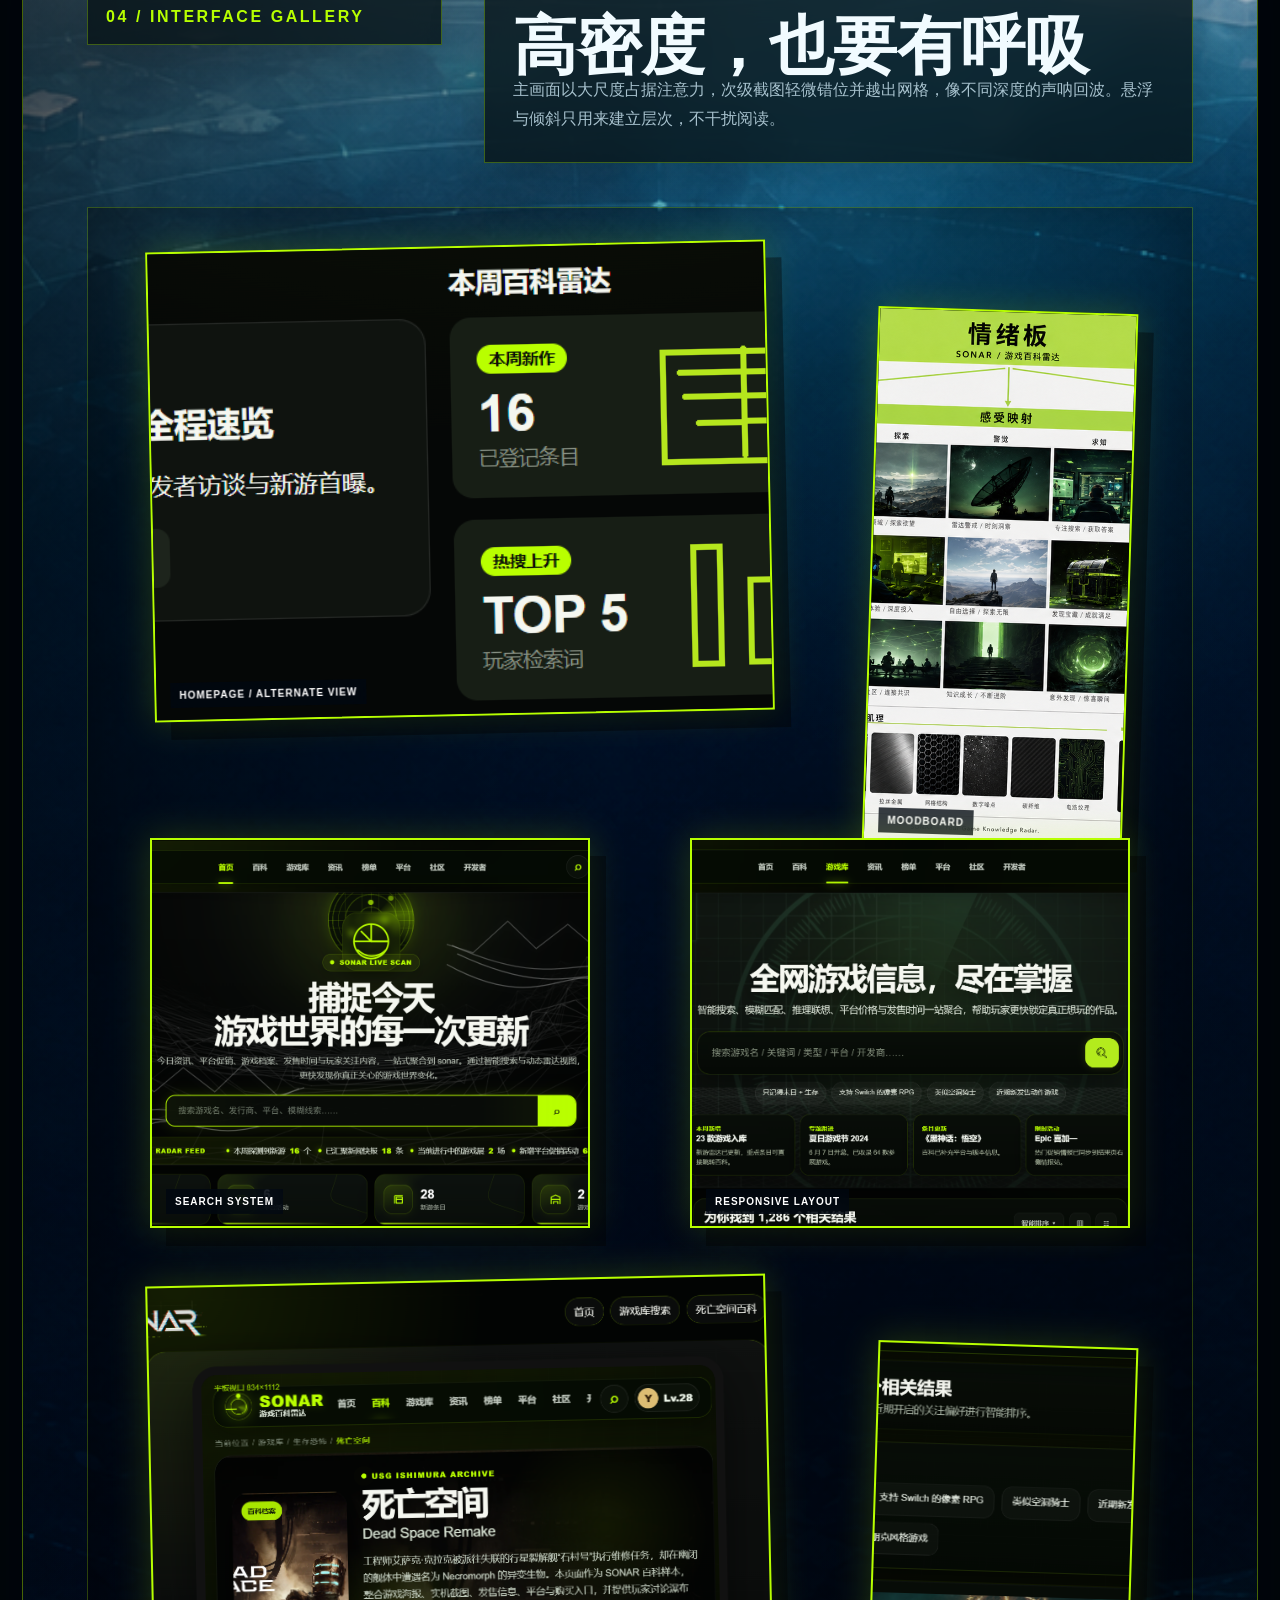
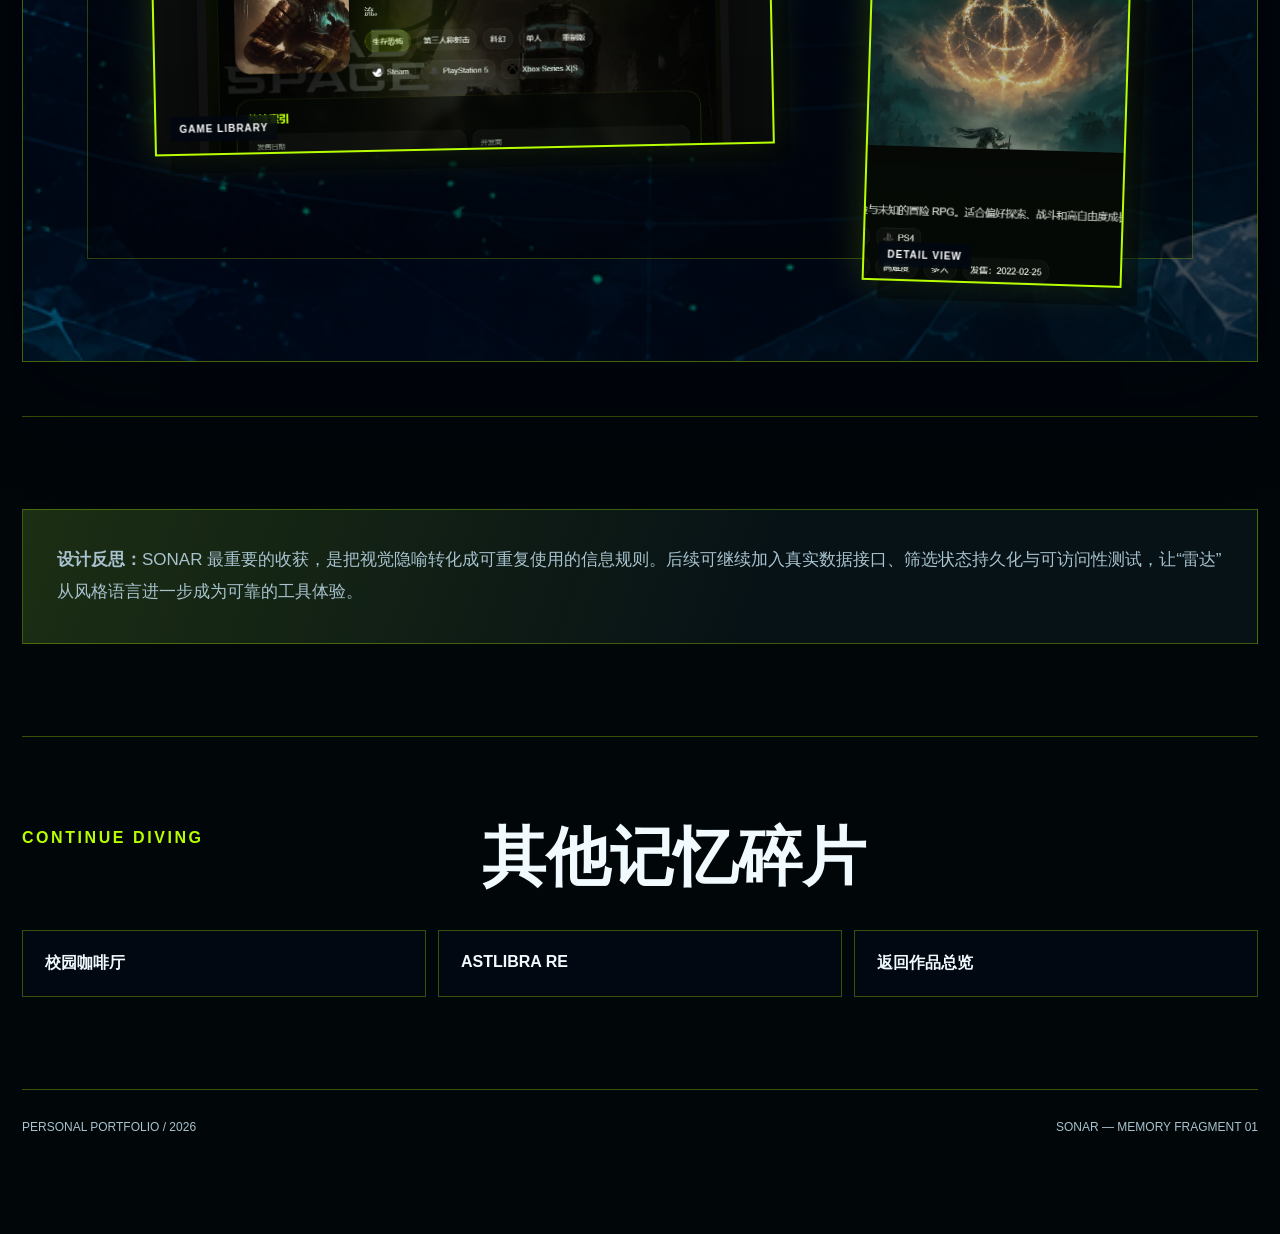
<file: docs/Final/project-sonar.html>
<!doctype html>
<html lang="zh-CN">
<head>
  <meta charset="utf-8">
  <meta name="viewport" content="width=device-width,initial-scale=1">
  <title>SONAR / Game Radar - 项目档案</title>
  <link rel="icon" href="data:,">
  <link rel="stylesheet" href="project.css">
  <link rel="stylesheet" href="bubble-motion.css">
  <script src="bubble-motion.js" defer></script>
</head>
<body class="theme-sonar">
  <nav class="nav">
    <a class="brand" href="index.html#radar"><span class="brand-mark">S</span><span>Memory Fragment 01</span></a>
    <div class="nav-links"><a href="#brief">项目概览</a><a href="#system">设计系统</a><a href="#gallery">界面展示</a><a href="index.html#radar">返回深海</a></div>
  </nav>
  <main class="page">
    <header class="hero">
      <div>
        <p class="eyebrow">Responsive Web Design / 2026</p>
        <h1>SONAR<span>Game Radar</span></h1>
        <p class="lead">把游戏资讯、检索与百科信息组织成一套“雷达扫描”体验。用户不是被动阅读列表，而是在高密度信息海域中定位下一款值得关注的作品。</p>
        <div class="meta"><span>游戏百科</span><span>响应式网页</span><span>信息检索</span><span>视觉系统</span></div>
        <a class="live-link" href="../作业二_sonar/index.html">打开可交互原型 ↗</a>
      </div>
      <div class="suspended">
        <figure class="hero-frame"><img src="../作业二_sonar/sonar_homepage/target/01.png" alt="SONAR 首页设计"><figcaption class="frame-tag">Live radar / Homepage</figcaption></figure>
      </div>
    </header>

    <section class="section scene-section concept-scene" id="brief">
      <div class="section-head"><div class="section-index">01 / Project Brief</div><div><h2>让信息成为可探索的海域</h2><p class="section-intro">项目针对游戏爱好者面对资讯分散、筛选条件复杂、跨设备体验不连续的问题，整合实时内容、模糊搜索、筛选与游戏资料库。设计目标不是堆叠更多卡片，而是让高密度内容仍然具有方向感。</p></div></div>
      <div class="facts">
        <article class="fact"><strong>问题</strong><p>资讯、折扣、评分和游戏档案分散，用户需要在多个页面之间反复确认。</p></article>
        <article class="fact"><strong>策略</strong><p>以雷达作为核心隐喻，用扫描、坐标、信号强度建立统一的交互语言。</p></article>
        <article class="fact"><strong>输出</strong><p>桌面、平板、移动端入口，以及首页、搜索、资料库和详情页面。</p></article>
      </div>
    </section>

    <section class="section" id="system">
      <div class="section-head"><div class="section-index">02 / Design Logic</div><div><h2>雷达不只是装饰</h2><p class="section-intro">酸性绿色承担定位与操作反馈，青蓝色标记系统信息，深黑背景降低长时间浏览的视觉负担。网格、编号与细线把页面变成一块正在工作的监测面板。</p></div></div>
      <div class="narrative-grid">
        <article class="narrative"><h3>扫描式首页</h3><p>首屏以大型雷达与动态资讯构成视觉锚点，热点游戏像信号一样被捕获；侧栏保留新闻与趋势，形成“发现”和“确认”的双通道。</p></article>
        <article class="narrative"><h3>可解释的检索</h3><p>搜索结果同时呈现平台、价格、类型和时间信息，筛选器始终可见，让用户理解结果为何出现，也能快速收窄范围。</p></article>
        <article class="narrative"><h3>模块化百科</h3><p>游戏详情拆分为概览、媒体、配置、评分与关联内容。统一卡片尺度降低学习成本，强层级标题保障扫读效率。</p></article>
        <article class="narrative"><h3>跨端连续性</h3><p>桌面端突出并行浏览，平板端重排侧栏，移动端保留核心扫描、搜索与卡片信息，触控目标和安全区域同步调整。</p></article>
      </div>
      <div class="palette" style="margin-top:28px"><div class="swatch" style="--swatch:#b7ff00;--label:#061006">SIGNAL<br>#B7FF00</div><div class="swatch" style="--swatch:#20d9ff;--label:#031015">DATA<br>#20D9FF</div><div class="swatch" style="--swatch:#071216">PANEL<br>#071216</div><div class="swatch" style="--swatch:#e8f3f5;--label:#071216">TEXT<br>#E8F3F5</div></div>
    </section>

    <section class="section">
      <div class="section-head"><div class="section-index">03 / User Flow</div><div><h2>从信号到完整档案</h2><p class="section-intro">页面结构围绕“发现、缩小范围、验证信息、保存目标”展开，使视觉叙事与任务路径保持同一方向。</p></div></div>
      <div class="steps"><article class="step"><b>01</b><p>首页捕捉实时热点与推荐信号。</p></article><article class="step"><b>02</b><p>通过关键词与复合条件缩小范围。</p></article><article class="step"><b>03</b><p>进入资料库阅读结构化游戏档案。</p></article><article class="step"><b>04</b><p>跨设备继续浏览、比较与收藏。</p></article></div>
    </section>

    <section class="section scene-section showcase-scene" id="gallery">
      <div class="section-head"><div class="section-index">04 / Interface Gallery</div><div><h2>高密度，也要有呼吸</h2><p class="section-intro">主画面以大尺度占据注意力，次级截图轻微错位并越出网格，像不同深度的声呐回波。悬浮与倾斜只用来建立层次，不干扰阅读。</p></div></div>
      <div class="gallery system-gallery">
        <figure class="shot shot-wide"><img src="../作业二_sonar/sonar_homepage/target/02.png" alt="SONAR 第二套主页面"><figcaption>Homepage / Alternate View</figcaption></figure>
        <figure class="shot shot-tall"><img src="../作业二_sonar/成品截图/情绪板.png" alt="SONAR 情绪板"><figcaption>Moodboard</figcaption></figure>
        <figure class="shot shot-half"><img src="../作业二_sonar/成品截图/屏幕截图 2026-05-24 201010.png" alt="SONAR 界面截图一"><figcaption>Search System</figcaption></figure>
        <figure class="shot shot-half"><img src="../作业二_sonar/成品截图/屏幕截图 2026-05-24 201132.png" alt="SONAR 界面截图二"><figcaption>Responsive Layout</figcaption></figure>
        <figure class="shot shot-wide"><img src="../作业二_sonar/成品截图/屏幕截图 2026-05-24 201304.png" alt="SONAR 界面截图三"><figcaption>Game Library</figcaption></figure>
        <figure class="shot shot-tall"><img src="../作业二_sonar/成品截图/屏幕截图 2026-05-24 201405.png" alt="SONAR 界面截图四"><figcaption>Detail View</figcaption></figure>
      </div>
    </section>

    <section class="section"><div class="reflection"><p><strong>设计反思：</strong>SONAR 最重要的收获，是把视觉隐喻转化成可重复使用的信息规则。后续可继续加入真实数据接口、筛选状态持久化与可访问性测试，让“雷达”从风格语言进一步成为可靠的工具体验。</p></div></section>
    <section class="section"><div class="section-head"><div class="section-index">Continue Diving</div><div><h2>其他记忆碎片</h2></div></div><div class="next-projects"><a href="project-coffee.html">校园咖啡厅</a><a href="project-astlibra.html">ASTLIBRA RE</a><a href="index.html#radar">返回作品总览</a></div></section>
    <footer class="footer"><span>Personal Portfolio / 2026</span><span>SONAR — Memory Fragment 01</span></footer>
  </main>
</body>
</html>
</file>
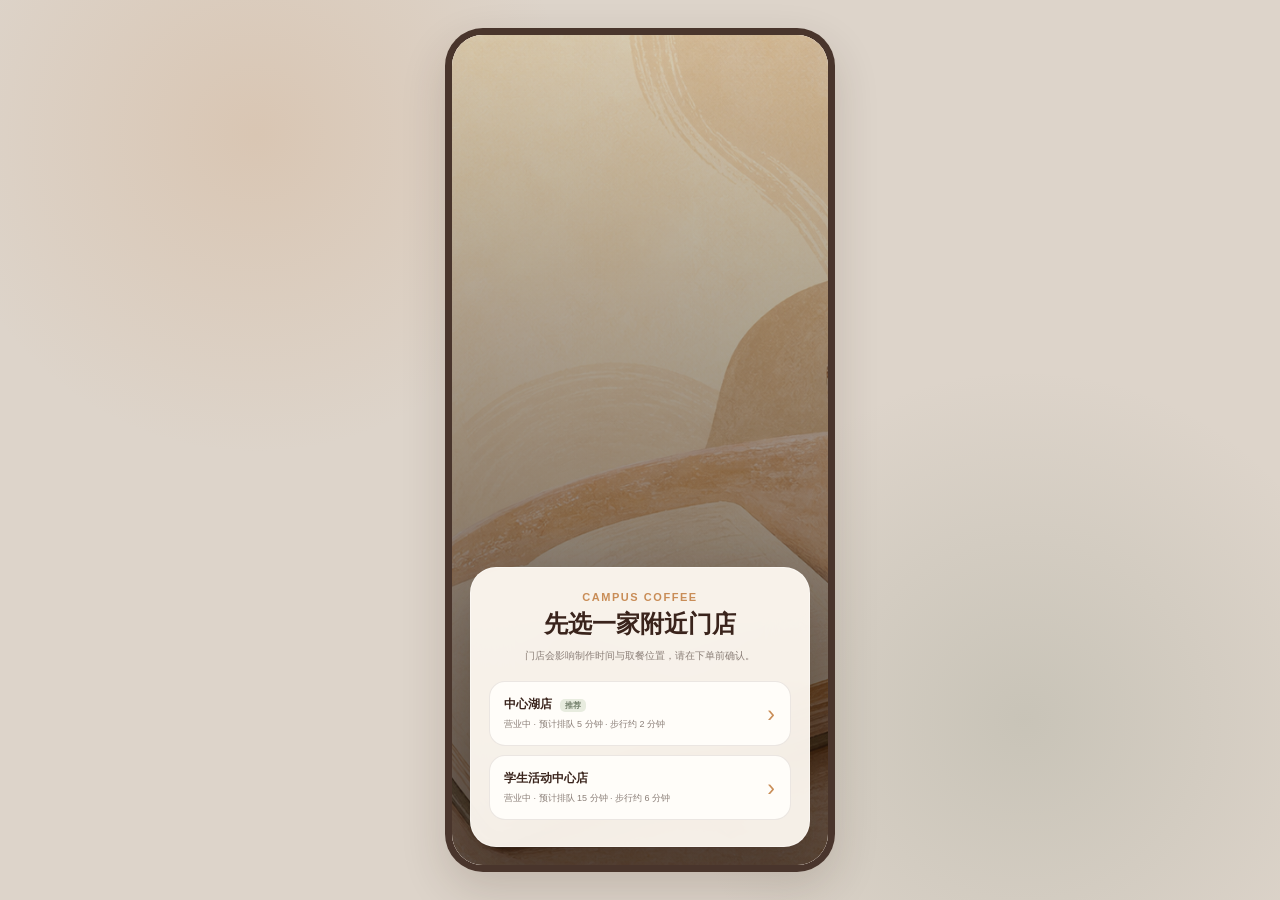
<file: docs/作业一_校园咖啡厅/W2Homework.html>
<!DOCTYPE html>
<html lang="zh-CN">
<head>
    <meta charset="UTF-8">
    <meta name="viewport" content="width=device-width, initial-scale=1.0, maximum-scale=1.0, user-scalable=no">
    <meta name="theme-color" content="#fffaf3">
    <title>Campus Coffee · 校园咖啡点单</title>
    <link rel="stylesheet" href="styles.css">
</head>
<body>
<main class="app-container" aria-label="Campus Coffee 校园咖啡点单原型">
    <header class="status-bar">
        <span id="clock">09:41</span>
        <span class="status-icons"><span>Campus 5G</span><span>◒</span><span>▰</span></span>
    </header>

    <section class="store-modal-overlay" id="storeModal" aria-label="选择门店">
        <div class="store-modal-card">
            <div class="eyebrow modal-kicker">Campus Coffee</div>
            <h2>先选一家附近门店</h2>
            <p class="modal-tip">门店会影响制作时间与取餐位置，请在下单前确认。</p>

            <button class="store-option" type="button"
                    onclick="confirmStore('杭电 · 中心湖店', '距离 150m · 校园内环路 2 号')">
                <span class="store-option-title">中心湖店 <span class="recommend-tag">推荐</span></span>
                <span class="store-option-desc">营业中 · 预计排队 5 分钟 · 步行约 2 分钟</span>
            </button>
            <button class="store-option" type="button"
                    onclick="confirmStore('杭电 · 学生活动中心店', '距离 400m · 二教西侧')">
                <span class="store-option-title">学生活动中心店</span>
                <span class="store-option-desc">营业中 · 预计排队 15 分钟 · 步行约 6 分钟</span>
            </button>
        </div>
    </section>

    <div class="view-area">
        <section id="page-home" class="page active" aria-label="首页">
            <div class="home-scroll">
                <article class="hero-card">
                    <div class="hero-top">
                        <div class="brand-lockup">
                            <span class="brand-mark">☕</span>
                            <span class="brand-title">Campus Coffee</span>
                        </div>
                        <span class="hero-pill">今日营业 07:30–21:30</span>
                    </div>
                    <div class="hero-copy">
                        <div class="eyebrow">Morning ritual</div>
                        <h1>把清醒与松弛，装进这一杯。</h1>
                        <p>从早八到图书馆夜读，为校园日常准备一杯刚刚好的咖啡。</p>
                    </div>
                </article>

                <div class="home-content">
                    <div class="section-heading">
                        <h2>今天喝点什么？</h2>
                        <p>预计 10 分钟取餐</p>
                    </div>

                    <article class="store-card">
                        <div class="location-tag" id="currentLocationTag">● 尚未选择门店</div>
                        <div class="store-name" id="currentStoreName">Campus Coffee</div>
                        <div class="store-info" id="currentStoreInfo">等待定位门店信息…</div>
                        <div class="pickup-row">
                            <span class="time-badge">◷ 现在下单，约 10 分钟后取餐</span>
                            <span class="store-distance">步行 2 min</span>
                        </div>
                    </article>

                    <div class="order-modes">
                        <button class="mode-btn" type="button" onclick="switchTab('menu')">
                            <span class="mini-arrow">↗</span>
                            <span class="mode-icon">☕</span>
                            <span>
                                <span class="mode-title">到店自取</span>
                                <span class="mode-desc">提前下单，到店即取</span>
                            </span>
                        </button>
                        <button class="mode-btn" type="button" onclick="switchTab('menu')">
                            <span class="mini-arrow">↗</span>
                            <span class="mode-icon">⌂</span>
                            <span>
                                <span class="mode-title">外卖配送</span>
                                <span class="mode-desc">送至宿舍楼下</span>
                            </span>
                        </button>
                    </div>
                </div>
            </div>
        </section>

        <section id="page-menu" class="page" aria-label="点单">
            <div class="menu-top">
                <div class="page-title-row">
                    <div>
                        <div class="eyebrow">Freshly brewed</div>
                        <h1>点一杯</h1>
                    </div>
                    <button class="round-icon-btn" type="button"
                            onclick="showToast('设置与反馈入口已打开')">•••</button>
                </div>
                <label class="search-bar">
                    <span>⌕</span>
                    <input id="productSearch" type="search" placeholder="搜索饮品，如：生椰拿铁" autocomplete="off">
                </label>
            </div>

            <article class="menu-banner">
                <div>
                    <div class="banner-kicker">CAMPUS SPECIAL</div>
                    <div class="banner-title">本周校园特饮上新</div>
                    <div class="banner-sub">学生认证享全场 8.8 折</div>
                </div>
                <button class="banner-btn" type="button" onclick="showToast('已为你定位到本周特饮')">去看看</button>
            </article>

            <div class="menu-container">
                <aside class="sidebar" aria-label="饮品分类">
                    <button class="category active" type="button"
                            onclick="selectCategory(this, '热门推荐')">热门<br>推荐</button>
                    <button class="category" type="button"
                            onclick="selectCategory(this, '意式咖啡')">意式<br>咖啡</button>
                    <button class="category" type="button"
                            onclick="selectCategory(this, '特调茶饮')">特调<br>茶饮</button>
                </aside>

                <div class="product-list">
                    <h2 class="product-section-title" id="productSectionTitle">热门推荐</h2>

                    <article class="product-item" data-search="燕麦拿铁 谷物 咖啡"
                             onclick="openCustom('燕麦拿铁', 25)">
                        <div class="product-img latte" role="img" aria-label="燕麦拿铁插图"></div>
                        <div class="product-info">
                            <div class="product-name-row">
                                <span class="product-name">燕麦拿铁</span>
                                <span class="hot-tag">校园爆款</span>
                            </div>
                            <p class="product-desc">谷物香气与醇厚咖啡的柔和交融</p>
                            <div class="product-meta"><span>月售 1200+</span><span>99% 好评</span></div>
                            <div class="product-price">¥25</div>
                        </div>
                    </article>

                    <article class="product-item" data-search="生椰拿铁 椰香 咖啡"
                             onclick="openCustom('生椰拿铁', 22)">
                        <div class="product-img coconut" role="img" aria-label="生椰拿铁插图"></div>
                        <div class="product-info">
                            <div class="product-name-row">
                                <span class="product-name">生椰拿铁</span>
                                <span class="hot-tag">早八救星</span>
                            </div>
                            <p class="product-desc">清甜椰香，轻盈顺口的人气必喝</p>
                            <div class="product-meta"><span>月售 800+</span><span>低负担</span></div>
                            <div class="product-price">¥22</div>
                        </div>
                    </article>

                    <article class="product-item" data-search="美式 黑咖啡 清爽"
                             onclick="openCustom('经典美式', 18)">
                        <div class="product-img americano" role="img" aria-label="经典美式插图"></div>
                        <div class="product-info">
                            <div class="product-name-row">
                                <span class="product-name">经典美式</span>
                            </div>
                            <p class="product-desc">干净明亮的坚果调，适合长时间学习</p>
                            <div class="product-meta"><span>0 糖</span><span>清爽回甘</span></div>
                            <div class="product-price">¥18</div>
                        </div>
                    </article>
                </div>
            </div>
        </section>

        <section id="page-checkout" class="page" aria-label="确认订单">
            <header class="checkout-header">
                <button class="back-home-btn" type="button" onclick="switchTab('home')" aria-label="返回首页">‹</button>
                确认订单
            </header>

            <div class="checkout-scroll">
                <article class="checkout-card">
                    <div class="card-label">取餐门店</div>
                    <div class="checkout-store">
                        <span class="checkout-store-icon">⌖</span>
                        <span id="checkoutStoreName">杭电 · 中心湖店（自取）</span>
                    </div>
                    <div class="checkout-product">
                        <div class="checkout-product-main">
                            <span class="checkout-thumb"></span>
                            <span>
                                <span class="checkout-item-name" id="checkoutItemName">燕麦拿铁</span>
                                <span class="checkout-spec" id="checkoutSpec">冰 / 常规糖</span>
                            </span>
                        </div>
                        <span class="checkout-price">¥<span id="checkoutPrice">25</span></span>
                    </div>
                </article>

                <article class="checkout-card">
                    <div class="card-label">取餐时间</div>
                    <div class="time-tabs">
                        <button class="time-tab active" data-mode="now" type="button"
                                onclick="switchTimeTab(this)">立即取餐 · 约 10 分钟</button>
                        <button class="time-tab" data-mode="schedule" type="button"
                                onclick="switchTimeTab(this)">定时取餐 · 可预约</button>
                    </div>
                    <div class="schedule-time" id="scheduleTimeSelector" style="display: none;">
                        选择预约时间
                        <input id="pickupTime" type="time" value="12:00">
                    </div>
                </article>

                <article class="checkout-card">
                    <div class="card-label">订单信息</div>
                    <div class="note-row"><span>优惠券</span><span>暂无可用 ›</span></div>
                    <div class="note-row"><span>备注</span><span>口味、包装等要求 ›</span></div>
                    <div class="note-row"><span>餐具</span><span>无需餐具</span></div>
                </article>
            </div>

            <div class="pay-bottom-bar">
                <div>
                    <div class="total-label">合计</div>
                    <div class="total-price">¥<span id="totalPrice">25</span></div>
                </div>
                <button class="pay-btn" type="button" onclick="processPayment()">立即支付</button>
            </div>
        </section>

        <section id="page-orders" class="page" aria-label="我的订单">
            <header class="orders-header">我的订单</header>
            <div class="order-list" id="orderListContainer">
                <article class="order-card" onclick="openOrderDetail('active')">
                    <div class="order-head">
                        <span class="order-store">杭电 · 中心湖店</span>
                        <span class="order-state">制作中</span>
                    </div>
                    <div class="order-product">燕麦拿铁（冰 / 常规糖）</div>
                    <div class="order-time">下单时间：今日 09:30</div>
                    <div class="order-live-status">
                        <span class="pulse-dot"></span>
                        前面还有 3 杯，预计等待 6 分钟
                    </div>
                </article>

                <article class="order-card done" onclick="openOrderDetail('done')">
                    <div class="order-head">
                        <span class="order-store">杭电 · 创客空间店</span>
                        <span class="order-state">已完成</span>
                    </div>
                    <div class="order-product">经典美式（热 / 无糖）</div>
                    <div class="order-time">下单时间：2026-06-20 09:15</div>
                </article>
            </div>
        </section>
    </div>

    <nav class="bottom-nav" id="mainNav" aria-label="主导航">
        <button class="nav-item active" data-tab="home" type="button" onclick="switchTab('home', this)">
            <span class="nav-icon">⌂</span><span>首页</span>
        </button>
        <button class="nav-item" data-tab="menu" type="button" onclick="switchTab('menu', this)">
            <span class="nav-icon">☕</span><span>点单</span>
        </button>
        <button class="nav-item" data-tab="orders" type="button" onclick="switchTab('orders', this)">
            <span class="nav-icon">▤</span><span>订单</span>
        </button>
    </nav>

    <div class="overlay" id="overlay" onclick="closeCustom()"></div>
    <section class="custom-sheet" id="customSheet" aria-label="饮品规格选择">
        <div class="swipe-handle"></div>
        <div class="sheet-head">
            <div>
                <div class="eyebrow">Customize</div>
                <div class="sheet-title" id="customName">饮品名称</div>
            </div>
            <button class="sheet-close" type="button" onclick="closeCustom()" aria-label="关闭">×</button>
        </div>

        <div class="option-group">
            <div class="option-title">温度选择</div>
            <div class="option-tags">
                <button class="color-tag selected" data-value="冰" type="button" onclick="pick(this)">
                    <span class="dot" style="background:#8db7c9"></span>冰 · 推荐
                </button>
                <button class="color-tag" data-value="热" type="button" onclick="pick(this)">
                    <span class="dot" style="background:#c46d58"></span>热
                </button>
            </div>
        </div>

        <div class="option-group">
            <div class="option-title">甜度选择</div>
            <div class="option-tags">
                <button class="color-tag" data-value="无糖" type="button" onclick="pick(this)">无糖</button>
                <button class="color-tag selected" data-value="常规糖" type="button" onclick="pick(this)">常规糖</button>
            </div>
        </div>

        <button class="sheet-primary" type="button" onclick="addToCartAndCheckout()">
            下一步 · ¥<span id="customPrice">25</span>
        </button>
    </section>

    <div class="overlay" id="orderOverlay" onclick="closeOrderDetail()"></div>
    <section class="order-detail-sheet" id="orderDetail" aria-label="订单详情">
        <div class="swipe-handle"></div>
        <header class="detail-header">
            <h2>订单详情</h2>
            <button class="sheet-close" type="button" onclick="closeOrderDetail()" aria-label="关闭">×</button>
        </header>

        <div class="sheet-scroll">
            <article class="status-section" id="activeStatus">
                <div class="eyebrow">Brewing now</div>
                <div class="status-main">正在排队制作</div>
                <div class="status-sub">排队取餐号：<span class="queue-number">A089</span></div>
                <div class="status-sub">前方还有 3 杯，预计等待 6 分钟</div>
                <div class="progress-container"><div class="progress-bar"></div></div>
                <div class="action-buttons">
                    <button class="action-btn" type="button" onclick="cancelOrder()">取消订单</button>
                    <button class="action-btn primary" type="button"
                            onclick="showToast('已帮你催单，咖啡师正在加紧制作')">催促一下</button>
                </div>
            </article>

            <article class="status-section done-panel" id="doneStatus" style="display:none;">
                <div class="eyebrow" style="color:#dce5d6">Completed</div>
                <div class="status-main">订单已完成</div>
                <div class="status-sub">感谢光临。你的反馈会帮助我们把下一杯做得更好。</div>
                <div class="action-buttons">
                    <button class="action-btn" type="button"
                            onclick="showToast('已进入售后申请流程')">申请售后</button>
                    <button class="action-btn primary" type="button"
                            onclick="showToast('感谢五星好评，优惠券已到账')">评价并领券</button>
                </div>
            </article>

            <article class="detail-info-card">
                <div class="detail-card-title">订单信息</div>
                <div class="info-row"><span class="info-label">下单门店</span><span id="detailStore">杭电 · 中心湖店</span></div>
                <div class="info-row"><span class="info-label">订单编号</span><span>CC202606210089</span></div>
                <div class="info-row"><span class="info-label">支付时间</span><span id="detailTime">今日 09:30:15</span></div>
                <div class="info-row"><span class="info-label">取餐方式</span><span>到店自取（立即取餐）</span></div>
                <div class="price-lines">
                    <div class="info-row"><span class="info-label">商品总价</span><span>¥25.00</span></div>
                    <div class="info-row"><span class="info-label">学生优惠</span><span style="color:var(--danger)">-¥0.00</span></div>
                    <div class="info-row" style="margin-bottom:0"><strong>实付金额</strong><span style="color:var(--espresso);font-size:15px;font-weight:900">¥25.00</span></div>
                </div>
            </article>
        </div>
    </section>

    <div class="toast" id="toast" role="status" aria-live="polite"></div>
</main>
<script src="app.js"></script>
</body>
</html>
</file>
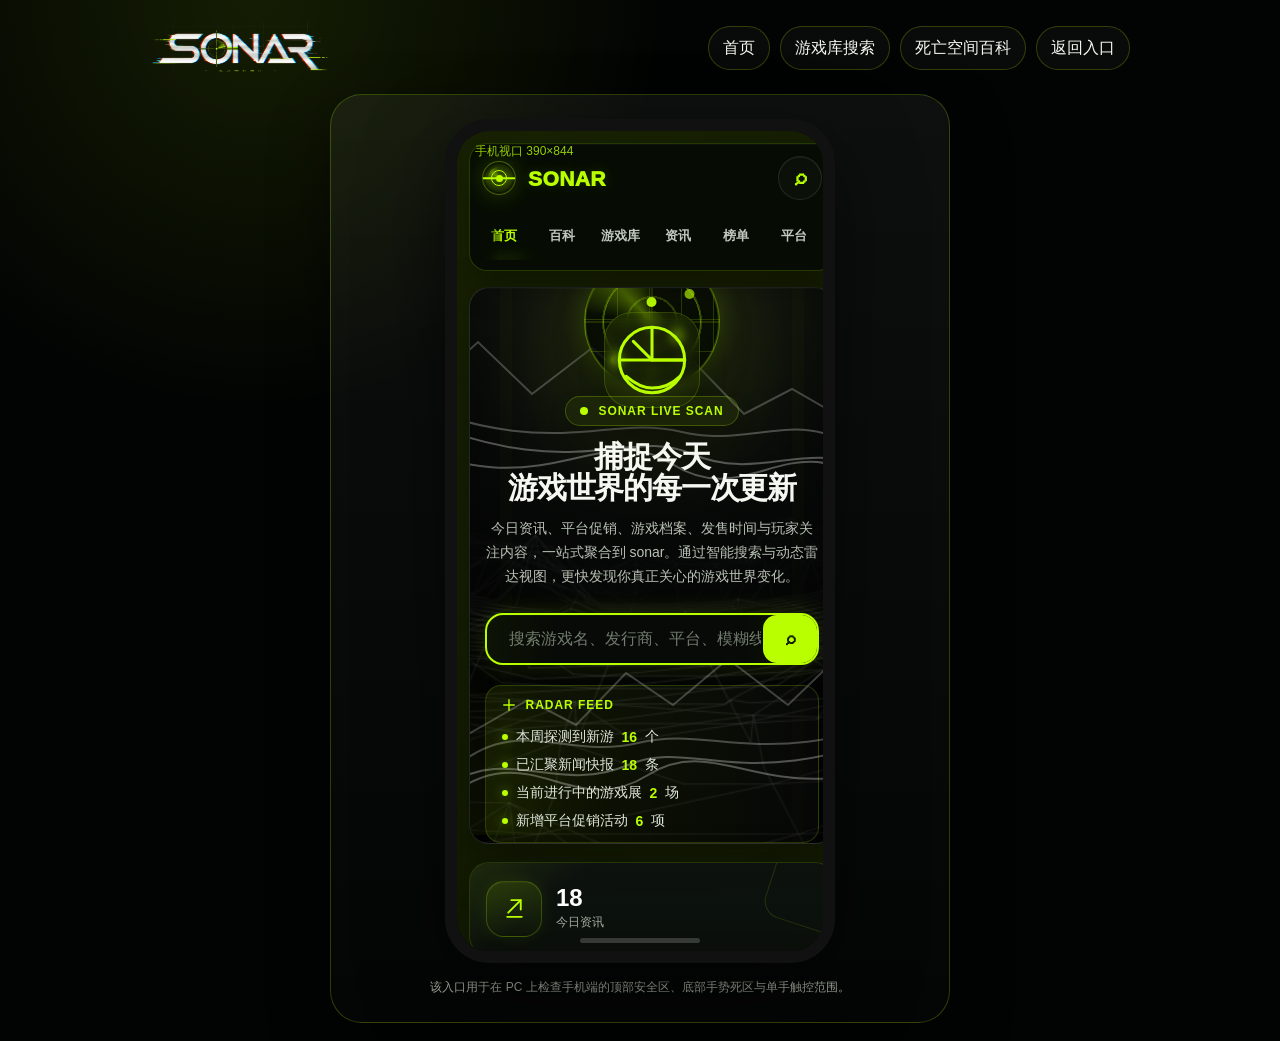
<file: docs/作业二_sonar/mobile-preview.html>
<!doctype html><html lang="zh-CN"><head><meta charset="utf-8"><meta name="viewport" content="width=device-width, initial-scale=1"><title>SONAR 手机端预览</title><style>:root{--green:#b9ff00;--bg:#020403;--line:rgba(185,255,0,.22);--text:#f5f7f0;--muted:#a7b1a3}*{box-sizing:border-box}body{margin:0;background:radial-gradient(circle at 20% 0,rgba(185,255,0,.1),transparent 28%),#020403;color:var(--text);font-family:Inter,Arial,"Microsoft YaHei",sans-serif;padding:18px}.top{width:min(980px,100%);margin:0 auto 16px;display:flex;justify-content:space-between;align-items:center;gap:16px;flex-wrap:wrap}.top img{width:180px;mix-blend-mode:screen}.links{display:flex;gap:10px;flex-wrap:wrap}.links a{height:44px;display:flex;align-items:center;padding:0 14px;border:1px solid var(--line);border-radius:999px;color:var(--text);text-decoration:none;background:rgba(255,255,255,.03)}.links a:hover{background:rgba(185,255,0,.1);color:var(--green)}.stage{width:min(620px,100%);margin:auto;padding:24px;border:1px solid var(--line);border-radius:32px;background:linear-gradient(180deg,rgba(255,255,255,.05),rgba(255,255,255,.01));box-shadow:0 22px 60px rgba(0,0,0,.45)}.device{width:390px;height:844px;margin:auto;border:12px solid #111;border-radius:44px;overflow:hidden;background:#000;box-shadow:0 30px 80px rgba(0,0,0,.55),0 0 0 1px rgba(255,255,255,.08) inset;position:relative}.device:before{content:"手机视口 390×844";position:absolute;left:18px;top:12px;z-index:2;color:rgba(185,255,0,.8);font-size:12px;pointer-events:none}.device:after{content:"";position:absolute;left:50%;bottom:8px;width:120px;height:5px;border-radius:999px;background:rgba(255,255,255,.18);transform:translateX(-50%);pointer-events:none}.device iframe{width:390px;height:844px;border:0;display:block}.note{color:var(--muted);text-align:center;font-size:12px;line-height:1.7;margin:14px 0 0}@media(max-width:520px){.stage{padding:10px}.device{width:100%;height:calc((100vw - 56px) * 844 / 390)}.device iframe{width:390px;height:844px;transform-origin:top left;transform:scale(calc((100vw - 56px) / 390))}}</style></head><body><header class="top"><a href="index.html"><img src="assets/brand/sonar-wordmark.png" alt="SONAR"></a><nav class="links"><a href="sonar_homepage/index.html" target="preview">首页</a><a href="sonar_search_page/index.html" target="preview">游戏库搜索</a><a href="sonar_library_page/index.html" target="preview">死亡空间百科</a><a href="index.html">返回入口</a></nav></header><main class="stage"><div class="device"><iframe name="preview" src="sonar_homepage/index.html"></iframe></div><p class="note">该入口用于在 PC 上检查手机端的顶部安全区、底部手势死区与单手触控范围。</p></main></body></html>
</file>
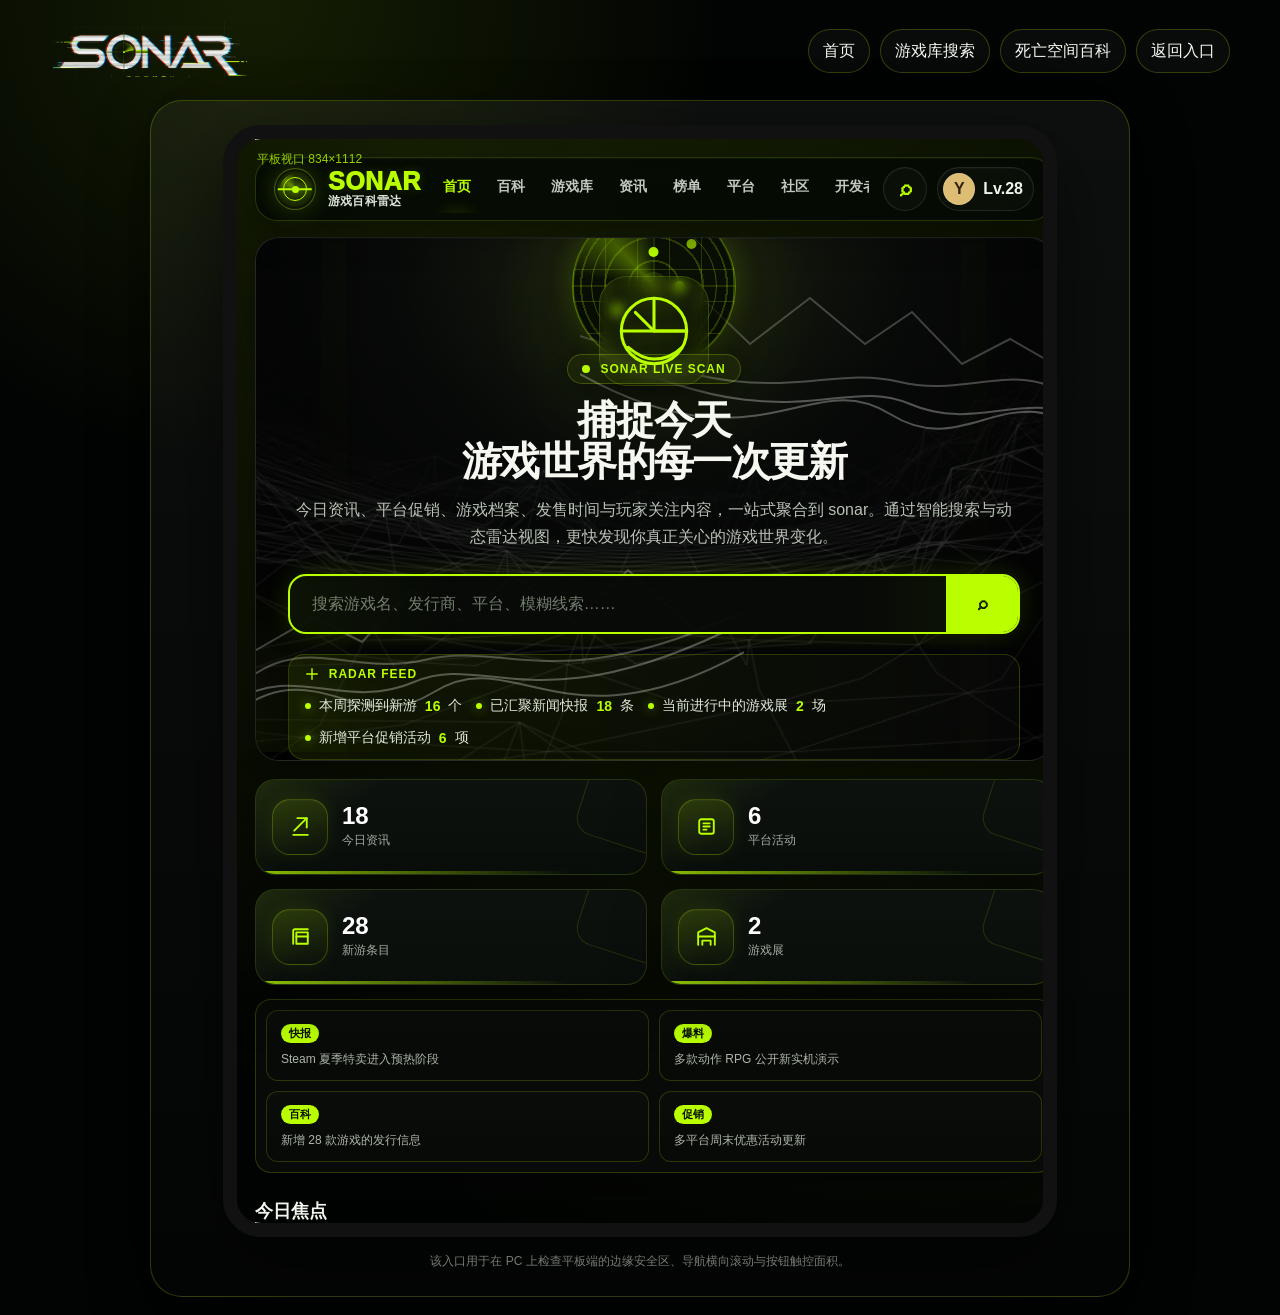
<file: docs/作业二_sonar/tablet-preview.html>
<!doctype html><html lang="zh-CN"><head><meta charset="utf-8"><meta name="viewport" content="width=device-width, initial-scale=1"><title>SONAR 平板端预览</title><style>:root{--green:#b9ff00;--bg:#020403;--line:rgba(185,255,0,.22);--text:#f5f7f0;--muted:#a7b1a3}*{box-sizing:border-box}body{margin:0;background:radial-gradient(circle at 20% 0,rgba(185,255,0,.1),transparent 28%),#020403;color:var(--text);font-family:Inter,Arial,"Microsoft YaHei",sans-serif;padding:18px}.top{width:min(1180px,100%);margin:0 auto 16px;display:flex;justify-content:space-between;align-items:center;gap:16px;flex-wrap:wrap}.top img{width:200px;mix-blend-mode:screen}.links{display:flex;gap:10px;flex-wrap:wrap}.links a{height:44px;display:flex;align-items:center;padding:0 14px;border:1px solid var(--line);border-radius:999px;color:var(--text);text-decoration:none;background:rgba(255,255,255,.03)}.links a:hover{background:rgba(185,255,0,.1);color:var(--green)}.stage{width:min(980px,100%);margin:auto;padding:24px;border:1px solid var(--line);border-radius:32px;background:linear-gradient(180deg,rgba(255,255,255,.05),rgba(255,255,255,.01));box-shadow:0 22px 60px rgba(0,0,0,.45)}.device{width:min(834px,100%);height:1112px;margin:auto;border:14px solid #111;border-radius:38px;overflow:hidden;background:#000;box-shadow:0 30px 80px rgba(0,0,0,.55),0 0 0 1px rgba(255,255,255,.08) inset;position:relative}.device:before{content:"平板视口 834×1112";position:absolute;left:20px;top:12px;z-index:2;color:rgba(185,255,0,.8);font-size:12px;pointer-events:none}.device iframe{width:834px;height:1112px;border:0;display:block}.note{color:var(--muted);text-align:center;font-size:12px;line-height:1.7;margin:14px 0 0}@media(max-width:900px){.stage{padding:10px}.device{transform-origin:top center; width:100%; height:calc((100vw - 56px) * 1112 / 834)}.device iframe{width:834px;height:1112px;transform-origin:top left;transform:scale(calc((100vw - 56px) / 834))}}</style></head><body><header class="top"><a href="index.html"><img src="assets/brand/sonar-wordmark.png" alt="SONAR"></a><nav class="links"><a href="sonar_homepage/index.html" target="preview">首页</a><a href="sonar_search_page/index.html" target="preview">游戏库搜索</a><a href="sonar_library_page/index.html" target="preview">死亡空间百科</a><a href="index.html">返回入口</a></nav></header><main class="stage"><div class="device"><iframe name="preview" src="sonar_homepage/index.html"></iframe></div><p class="note">该入口用于在 PC 上检查平板端的边缘安全区、导航横向滚动与按钮触控面积。</p></main></body></html>
</file>
<file: docs/Final/bubble-motion.css>
.bubble-camera-layer {
  position: fixed;
  inset: 0;
  z-index: 6;
  overflow: hidden;
  pointer-events: none;
  mix-blend-mode: screen;
  opacity: .82;
  contain: layout paint style;
}

body.intro-playing .bubble-camera-layer {
  opacity: 0;
}

.bubble-particle,
.bubble-plume {
  position: absolute;
  left: var(--x);
  bottom: var(--bottom, -8vh);
  width: var(--size);
  opacity: 0;
  transform-origin: 50% 70%;
  will-change: transform, opacity;
  animation: bubble-rise var(--duration) cubic-bezier(.2, .72, .28, 1) var(--delay, 0s) forwards;
}

.bubble-particle img,
.bubble-plume img {
  display: block;
  width: 100%;
  height: auto;
  opacity: var(--asset-opacity, 1);
  filter:
    blur(var(--blur, 0))
    drop-shadow(0 0 var(--glow, 10px) rgba(134, 232, 255, .25));
  animation: bubble-sway var(--sway-time, 4.8s) ease-in-out var(--delay, 0s) infinite alternate;
}

.bubble-micro {
  --asset-opacity: .9;
}

.bubble-large {
  --asset-opacity: .62;
  filter: saturate(.78);
}

.bubble-plume {
  width: var(--size);
  bottom: -12vh;
  animation-name: bubble-plume-rise;
}

.bubble-plume img {
  --asset-opacity: .7;
  --blur: .2px;
  animation-duration: var(--sway-time, 7s);
}

@keyframes bubble-rise {
  0% {
    opacity: 0;
    transform: translate3d(0, 11vh, 0) scale(var(--start-scale, .78));
  }
  12% {
    opacity: var(--alpha, .38);
  }
  66% {
    opacity: var(--alpha, .38);
  }
  100% {
    opacity: 0;
    transform: translate3d(var(--drift), calc(var(--rise) * -1), 0) scale(var(--end-scale, 1.06));
  }
}

@keyframes bubble-plume-rise {
  0% {
    opacity: 0;
    transform: translate3d(0, 7vh, 0) scale(var(--start-scale, .9));
  }
  16% {
    opacity: var(--alpha, .22);
  }
  52% {
    opacity: var(--alpha, .22);
  }
  100% {
    opacity: 0;
    transform: translate3d(var(--drift), calc(var(--rise) * -1), 0) scale(var(--end-scale, 1.02));
  }
}

@keyframes bubble-sway {
  from {
    transform: translateX(calc(var(--sway, 12px) * -1)) rotate(-5deg);
  }
  to {
    transform: translateX(var(--sway, 12px)) rotate(5deg);
  }
}

@media (max-width: 560px) {
  .bubble-camera-layer {
    opacity: .68;
  }
}

@media (prefers-reduced-motion: reduce) {
  .bubble-camera-layer {
    display: none;
  }
}
</file>
<file: docs/Final/project.css>
:root{--bg:#031020;--panel:#061a2e;--ink:#f1fbff;--muted:#a8c2ce;--accent:#62eaff;--accent2:#fff;--line:rgba(119,226,249,.25);--shadow:rgba(0,5,16,.58)}
*{box-sizing:border-box}html{scroll-behavior:smooth}body{margin:0;overflow-x:hidden;color:var(--ink);background:var(--bg);font-family:Inter,"Segoe UI","Microsoft YaHei",Arial,sans-serif}a{color:inherit;text-decoration:none}img{display:block;max-width:100%}
body::before{content:"";position:fixed;inset:0;z-index:-3;background:linear-gradient(180deg,rgba(2,9,21,.26),rgba(2,8,19,.9)),url("../assets/portfolio-ocean/deepsea/inner-ocean-master.jpg") center/cover no-repeat}
body::after{content:"";position:fixed;inset:0;z-index:-2;pointer-events:none;background:radial-gradient(circle at 72% 14%,color-mix(in srgb,var(--accent) 13%,transparent),transparent 28%),repeating-linear-gradient(112deg,transparent 0 64px,rgba(255,255,255,.025) 64px 66px)}
.theme-sonar{--bg:#010609;--panel:#071216;--accent:#b7ff00;--accent2:#20d9ff;--line:rgba(183,255,0,.3)}
.theme-astlibra{--bg:#071324;--panel:#111c2b;--accent:#c9a45e;--accent2:#8a263b;--line:rgba(205,169,97,.3)}
.theme-coffee{--bg:#241712;--panel:#34231c;--ink:#fff9eb;--muted:#dbcbbb;--accent:#f1a23e;--accent2:#7fb7a1;--line:rgba(242,180,94,.28)}
.theme-coffee::before{filter:sepia(.38) hue-rotate(325deg) saturate(.76) brightness(.58)}
.nav{position:sticky;top:16px;z-index:30;width:min(1280px,calc(100% - 36px));margin:16px auto 0;display:flex;justify-content:space-between;align-items:center;gap:18px;padding:13px 16px;border:1px solid var(--line);background:color-mix(in srgb,var(--bg) 86%,transparent);box-shadow:7px 7px 0 color-mix(in srgb,var(--accent) 20%,transparent);backdrop-filter:blur(14px)}
.brand{display:flex;align-items:center;gap:11px;font-size:12px;font-weight:900;letter-spacing:.12em;text-transform:uppercase}.brand-mark{width:34px;height:34px;display:grid;place-items:center;background:var(--accent);color:var(--bg);box-shadow:4px 4px 0 var(--accent2)}.nav-links{display:flex;gap:4px}.nav-links a{padding:9px 11px;color:var(--muted);font-size:12px;font-weight:800}.nav-links a:hover{background:var(--accent);color:var(--bg)}
.page{width:min(1240px,calc(100% - 44px));margin:0 auto;padding-bottom:100px}.hero{min-height:92vh;display:grid;grid-template-columns:.85fr 1.15fr;gap:clamp(36px,7vw,92px);align-items:center;padding:100px 0 80px}.eyebrow{margin:0 0 16px;color:var(--accent);font-size:12px;font-weight:900;letter-spacing:.18em;text-transform:uppercase}.hero h1{margin:0;font-size:clamp(66px,9vw,138px);font-weight:950;line-height:.78;text-transform:uppercase;text-shadow:10px 10px 0 color-mix(in srgb,var(--accent) 15%,transparent)}.hero h1 span{display:block;color:transparent;-webkit-text-stroke:1.5px color-mix(in srgb,var(--ink) 78%,transparent);transform:translateX(clamp(18px,5vw,76px))}.lead{max-width:570px;margin:28px 0 0;color:var(--muted);font-size:17px;line-height:1.85}.meta{display:flex;flex-wrap:wrap;gap:8px;margin-top:28px}.meta span{padding:8px 10px;border:1px solid var(--line);background:color-mix(in srgb,var(--accent) 7%,transparent);color:var(--accent);font-size:11px;font-weight:900;letter-spacing:.08em;text-transform:uppercase}.live-link{display:inline-flex;margin-top:26px;padding:12px 16px;border:1px solid var(--accent);background:var(--panel);font-weight:900;box-shadow:6px 6px 0 var(--accent);transition:.2s ease}.live-link:hover{transform:translate(-3px,-3px);background:var(--accent);color:var(--bg);box-shadow:9px 9px 0 var(--accent2)}
.suspended{position:relative;min-height:620px;perspective:1200px}.suspended::before,.suspended::after{content:"";position:absolute;top:-100px;width:4px;height:260px;background:repeating-linear-gradient(180deg,#b4c5c4 0 8px,#425e66 8px 13px);box-shadow:0 0 10px color-mix(in srgb,var(--accent) 22%,transparent);transform-origin:top}.suspended::before{left:20%;transform:rotate(-8deg)}.suspended::after{right:19%;transform:rotate(9deg)}
.hero-frame{position:absolute;inset:70px 3% 40px 3%;padding:10px;border:2px solid var(--accent);background:#02070d;box-shadow:15px 18px 0 var(--shadow);transform-origin:50% -80px;animation:sway 5.2s ease-in-out -1.2s infinite alternate}.hero-frame img{width:100%;height:100%;object-fit:cover}.phone-frame .hero-frame{left:21%;right:21%}.phone-frame .hero-frame img{object-fit:contain;background:color-mix(in srgb,var(--panel) 85%,#fff 3%)}.frame-tag{position:absolute;left:20px;bottom:18px;padding:8px 10px;background:var(--accent);color:var(--bg);font-size:10px;font-weight:950;letter-spacing:.12em;text-transform:uppercase}
.section{padding:92px 0;border-top:1px solid var(--line)}.section-head{display:grid;grid-template-columns:.7fr 1.3fr;gap:42px;margin-bottom:44px}.section-index{color:var(--accent);font-weight:900;letter-spacing:.16em;text-transform:uppercase}.section h2{margin:0;font-size:clamp(40px,5vw,76px);line-height:.9;text-transform:uppercase}.section-intro{margin:0;color:var(--muted);line-height:1.8}.facts{display:grid;grid-template-columns:repeat(3,1fr);gap:14px}.fact{padding:24px;border:1px solid var(--line);background:color-mix(in srgb,var(--panel) 82%,transparent)}.fact strong{display:block;margin-bottom:10px;color:var(--accent);font-size:22px}.fact p{margin:0;color:var(--muted);line-height:1.7}
.narrative-grid{display:grid;grid-template-columns:repeat(2,1fr);gap:16px}.narrative{padding:28px;border-left:4px solid var(--accent);background:color-mix(in srgb,var(--panel) 82%,transparent)}.narrative h3{margin:0 0 12px;font-size:24px}.narrative p{margin:0;color:var(--muted);line-height:1.8}.steps{display:grid;grid-template-columns:repeat(4,1fr);gap:12px}.step{position:relative;padding:24px 18px 22px;border:1px solid var(--line);background:rgba(2,10,23,.58)}.step b{display:block;margin-bottom:12px;color:var(--accent);font-size:28px}.step p{margin:0;color:var(--muted);line-height:1.6}
.gallery{display:grid;grid-template-columns:repeat(12,1fr);gap:20px;align-items:start}.shot{position:relative;overflow:hidden;border:2px solid var(--accent);background:#020812;box-shadow:12px 14px 0 var(--shadow);transition:.35s ease}.shot:hover{z-index:5;transform:translateY(-8px) rotate(0)!important}.shot img{width:100%;height:100%;object-fit:cover}.shot figcaption{position:absolute;left:14px;bottom:12px;padding:7px 9px;background:rgba(0,7,17,.78);color:#fff;font-size:10px;font-weight:900;letter-spacing:.1em;text-transform:uppercase}.shot-wide{grid-column:span 8;height:470px;transform:rotate(-1.2deg)}.shot-tall{grid-column:span 4;height:540px;transform:translateY(64px) rotate(1.8deg)}.shot-half{grid-column:span 6;height:390px}.phone-gallery .shot{background:color-mix(in srgb,var(--panel) 82%,#fff 4%)}.phone-gallery .shot img{object-fit:contain}.system-gallery .shot img{object-fit:cover}
.palette{display:flex;gap:12px;flex-wrap:wrap}.swatch{width:120px;height:140px;padding:12px;display:flex;align-items:flex-end;border:1px solid rgba(255,255,255,.2);background:var(--swatch);color:var(--label,#fff);font-size:11px;font-weight:900;letter-spacing:.08em}.reflection{padding:34px;border:1px solid var(--line);background:linear-gradient(110deg,color-mix(in srgb,var(--accent) 12%,transparent),transparent 60%),var(--panel)}.reflection p{margin:0;color:var(--muted);font-size:17px;line-height:1.9}.next-projects{display:grid;grid-template-columns:repeat(3,1fr);gap:12px}.next-projects a{padding:22px;border:1px solid var(--line);background:rgba(2,10,23,.64);font-weight:900;text-transform:uppercase;transition:.2s ease}.next-projects a:hover{background:var(--accent);color:var(--bg);transform:translateY(-4px)}.footer{display:flex;justify-content:space-between;gap:18px;padding-top:30px;border-top:1px solid var(--line);color:var(--muted);font-size:12px;text-transform:uppercase}
@keyframes sway{from{transform:translate(-6px,9px) rotate(-1.2deg)}to{transform:translate(7px,-11px) rotate(1.4deg)}}
@media(max-width:860px){.hero{grid-template-columns:1fr;padding-top:100px}.suspended{min-height:520px}.section-head{grid-template-columns:1fr}.facts,.steps{grid-template-columns:repeat(2,1fr)}.shot-wide,.shot-tall,.shot-half{grid-column:span 6;height:380px;transform:none}.shot-tall{transform:translateY(30px)}.next-projects{grid-template-columns:1fr}}
@media(max-width:560px){.page{width:calc(100% - 30px)}.nav{width:calc(100% - 24px);top:10px}.nav-links{display:none}.hero h1{font-size:58px}.hero h1 span{transform:none}.lead{font-size:15px}.suspended{min-height:430px}.hero-frame{inset:56px 0 24px}.phone-frame .hero-frame{left:13%;right:13%}.facts,.narrative-grid,.steps{grid-template-columns:1fr}.gallery{display:grid;grid-template-columns:1fr}.shot-wide,.shot-tall,.shot-half{grid-column:1;height:300px;transform:none}.phone-gallery .shot{height:500px}.section{padding:70px 0}.footer{display:grid}}
@media(prefers-reduced-motion:reduce){*{animation-duration:.01ms!important;transition-duration:.01ms!important}}

/* V2 child-page scene backgrounds: concept pages and showcase pages */
.theme-sonar{--concept-bg:url("../assets/portfolio-ocean/backgrounds/v2/sonar-concept-bg.png");--showcase-bg:url("../assets/portfolio-ocean/backgrounds/v2/sonar-showcase-bg.png")}
.theme-astlibra{--concept-bg:url("../assets/portfolio-ocean/backgrounds/v2/astlibra-concept-bg.png");--showcase-bg:url("../assets/portfolio-ocean/backgrounds/v2/astlibra-showcase-bg.png")}
.theme-coffee{--concept-bg:url("../assets/portfolio-ocean/backgrounds/v2/coffee-concept-bg.png");--showcase-bg:url("../assets/portfolio-ocean/backgrounds/v2/coffee-showcase-bg.png")}
.scene-section{position:relative;margin:54px 0;padding:clamp(70px,8vw,118px) clamp(24px,5vw,68px);overflow:hidden;border:1px solid color-mix(in srgb,var(--accent) 38%,transparent);box-shadow:0 34px 90px rgba(0,4,18,.42),0 0 0 1px rgba(255,255,255,.035) inset;isolation:isolate}
.scene-section::before{content:"";position:absolute;inset:0;z-index:-3;background-image:var(--scene-bg);background-size:cover;background-position:center;filter:saturate(1.02) contrast(1.03)}
.scene-section::after{content:"";position:absolute;inset:0;z-index:-2;pointer-events:none;background:linear-gradient(110deg,color-mix(in srgb,var(--bg) 70%,transparent),transparent 46%,color-mix(in srgb,var(--bg) 48%,transparent)),radial-gradient(circle at 76% 18%,color-mix(in srgb,var(--accent2) 18%,transparent),transparent 26%),linear-gradient(180deg,rgba(0,0,0,.08),rgba(0,0,0,.38))}
.concept-scene{--scene-bg:var(--concept-bg);min-height:720px}.showcase-scene{--scene-bg:var(--showcase-bg);min-height:860px}
.scene-section .section-head,.scene-section .facts,.scene-section .gallery{position:relative;z-index:2}.scene-section .section-head>div:last-child,.scene-section .section-index,.scene-section .fact{backdrop-filter:blur(16px);background:color-mix(in srgb,var(--panel) 78%,transparent);box-shadow:0 18px 52px rgba(0,0,0,.24)}
.scene-section .section-head>div:last-child{padding:28px;border:1px solid var(--line)}.scene-section .section-index{align-self:start;padding:18px;border:1px solid var(--line)}
.theme-coffee .concept-scene .section-head>div:last-child,.theme-astlibra .concept-scene .section-head>div:last-child{grid-column:1;grid-row:1}.theme-coffee .concept-scene .section-index,.theme-astlibra .concept-scene .section-index{grid-column:2;grid-row:1}.theme-sonar .concept-scene .section-head>div:last-child{grid-column:2;grid-row:1}.theme-sonar .concept-scene .section-index{grid-column:1;grid-row:1}
.concept-scene .facts{margin-top:clamp(70px,11vw,130px)}.showcase-scene .section-head{grid-template-columns:.45fr .9fr;align-items:end}.showcase-scene .gallery{padding:22px;background:linear-gradient(180deg,rgba(0,0,0,.18),rgba(0,0,0,.34));border:1px solid color-mix(in srgb,var(--accent) 24%,transparent);box-shadow:inset 0 0 60px rgba(0,0,0,.28)}
.showcase-scene .shot{box-shadow:16px 18px 0 rgba(0,0,0,.38),0 0 34px color-mix(in srgb,var(--accent) 18%,transparent)}.showcase-scene .shot figcaption{backdrop-filter:blur(10px)}
@media(max-width:860px){.showcase-scene .section-head{grid-template-columns:1fr}.theme-coffee .concept-scene .section-head>div:last-child,.theme-astlibra .concept-scene .section-head>div:last-child,.theme-sonar .concept-scene .section-head>div:last-child,.theme-coffee .concept-scene .section-index,.theme-astlibra .concept-scene .section-index,.theme-sonar .concept-scene .section-index{grid-column:auto;grid-row:auto}}
@media(max-width:560px){.scene-section{margin:34px 0;padding:56px 16px}.scene-section .section-head>div:last-child{padding:20px}.showcase-scene .gallery{padding:10px}}
</file>
<file: docs/作业一_校园咖啡厅/styles.css>
@import url("styles-base.css");

.mode-title,
.mode-desc,
.store-option-title,
.store-option-desc,
.checkout-item-name,
.checkout-spec {
    display: block;
}
</file>
